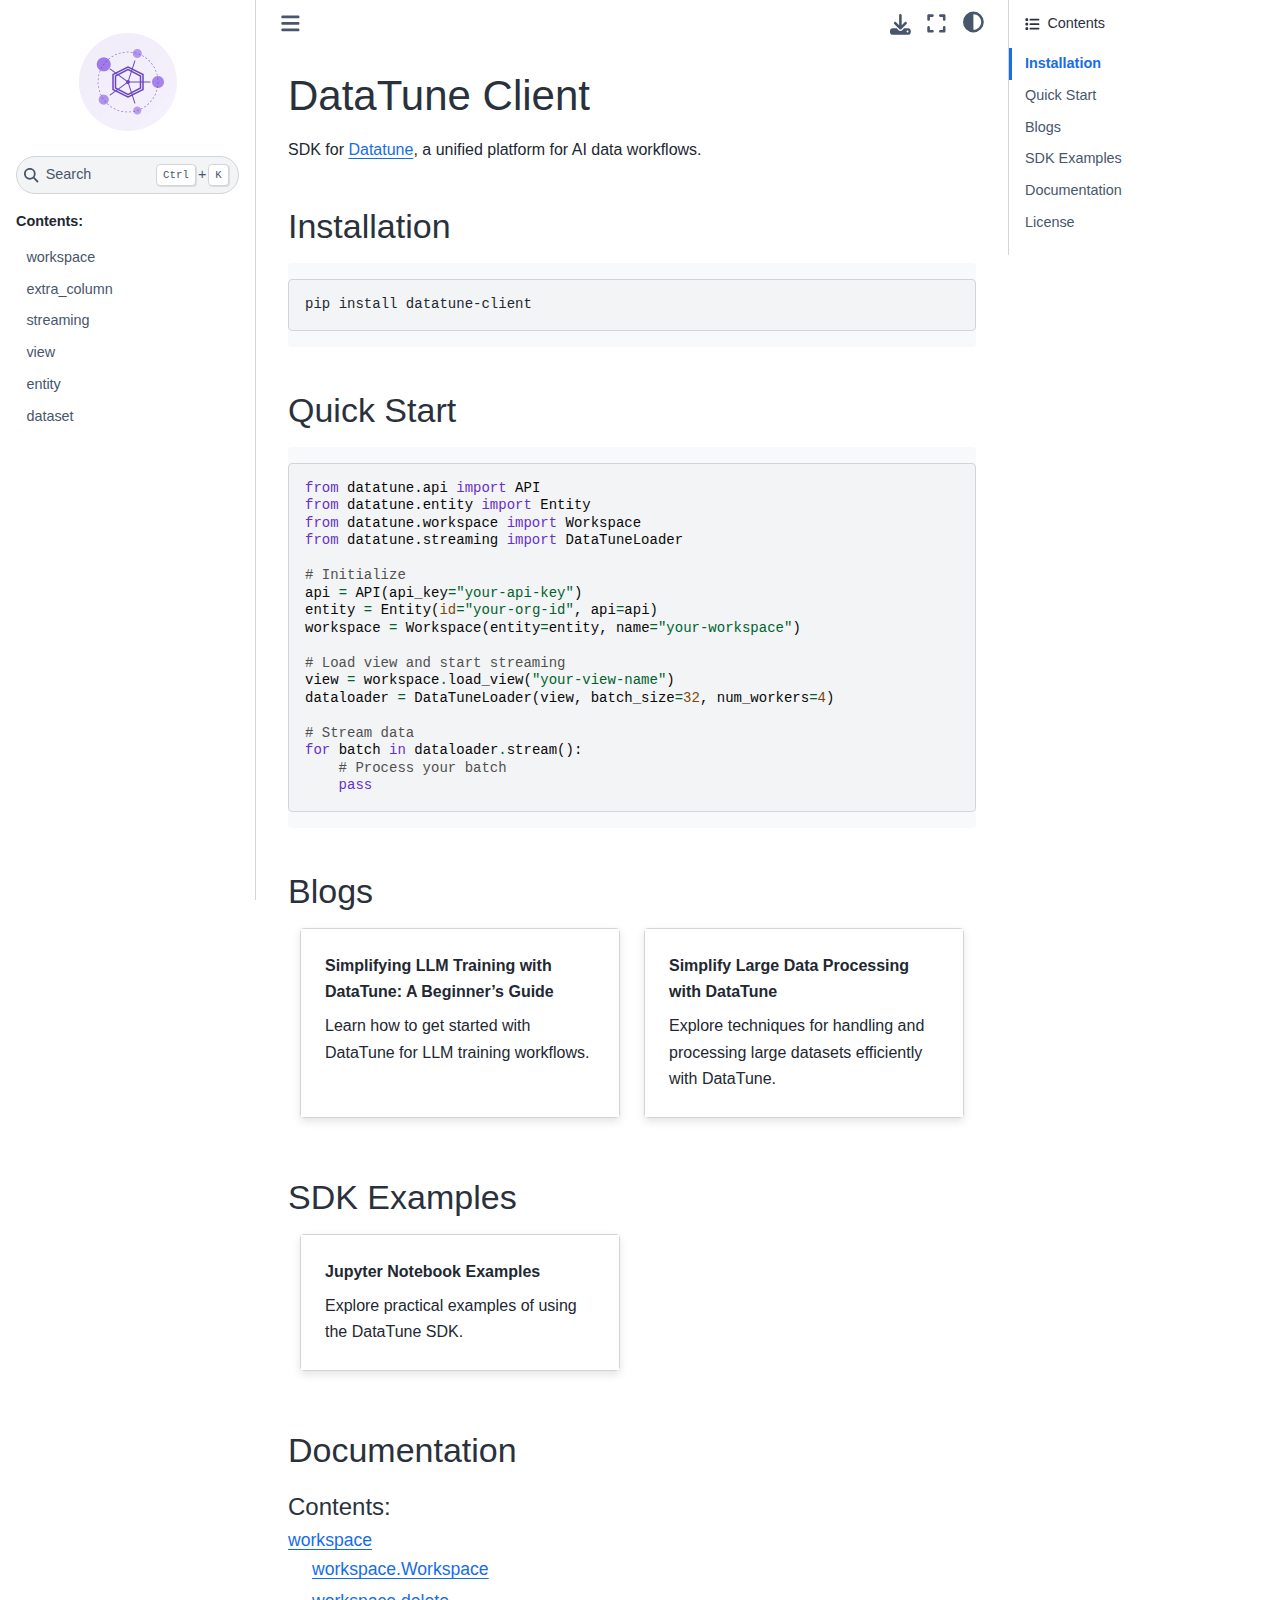
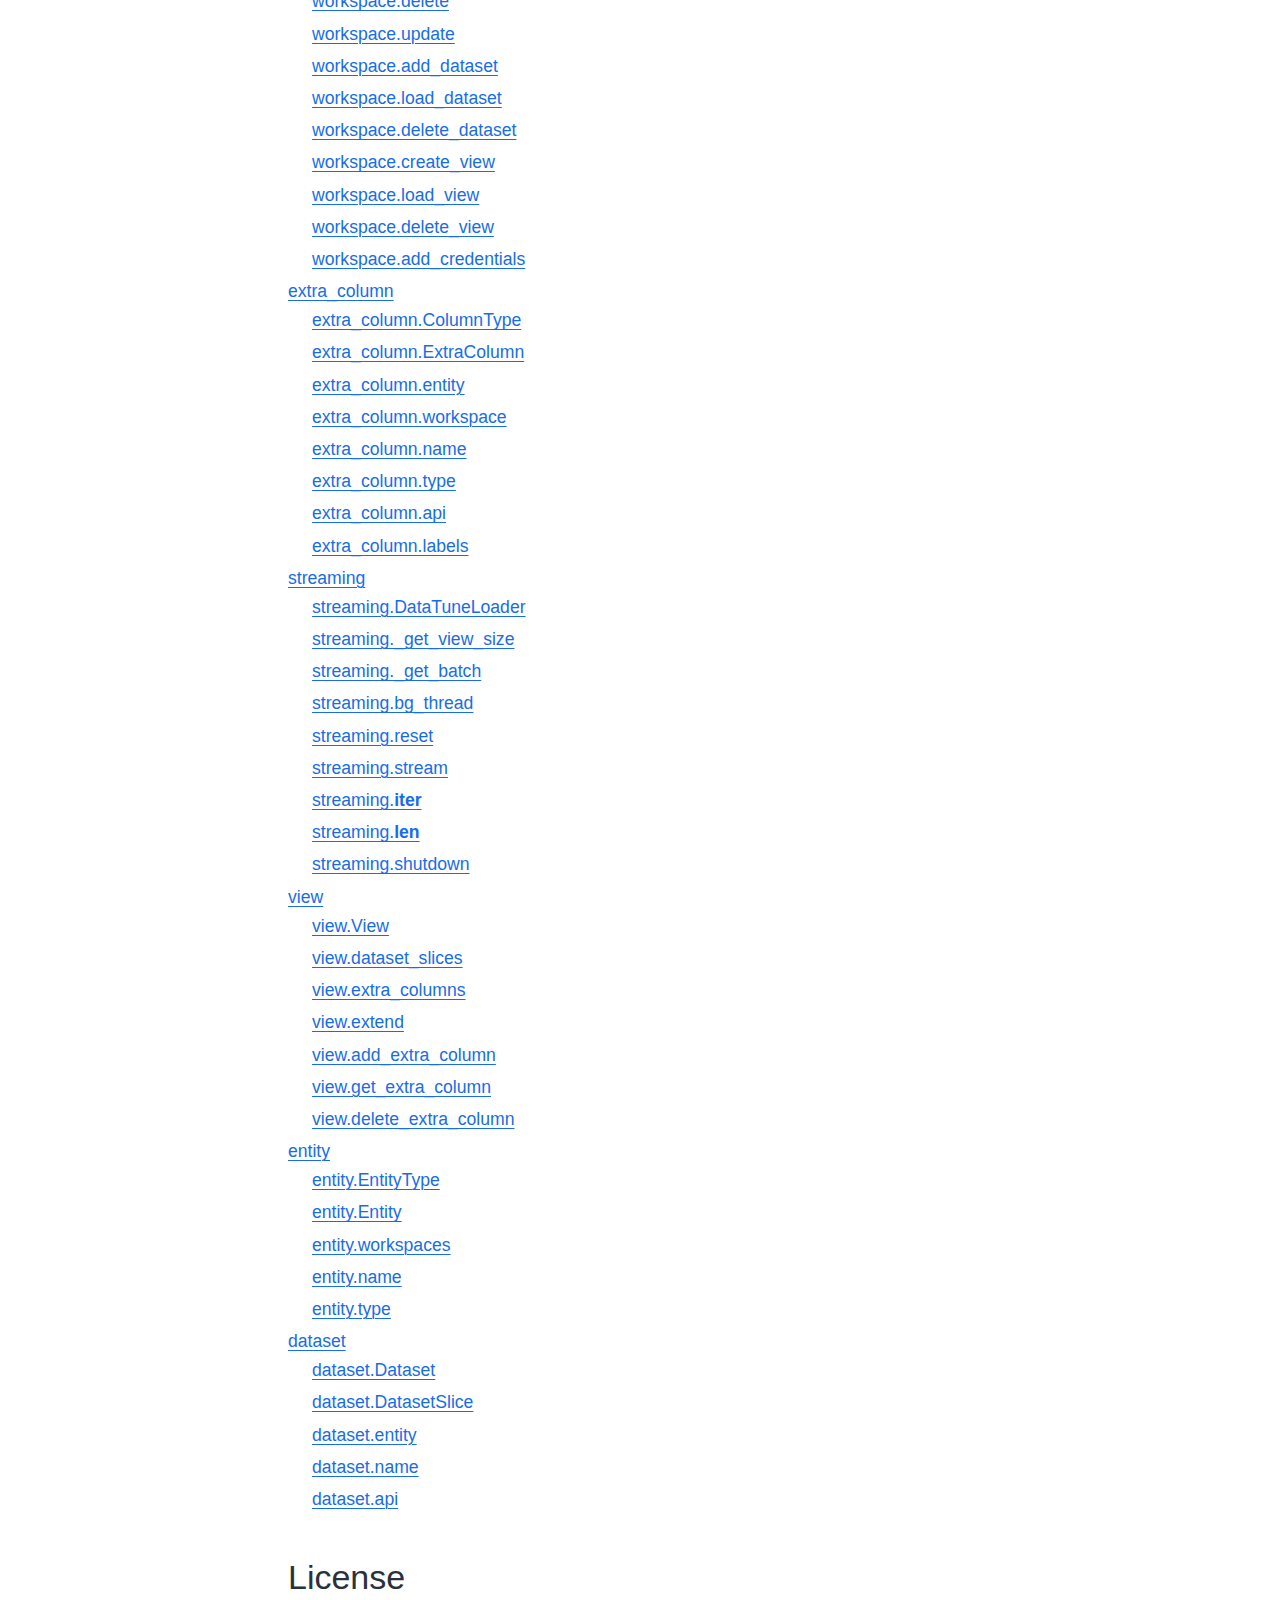
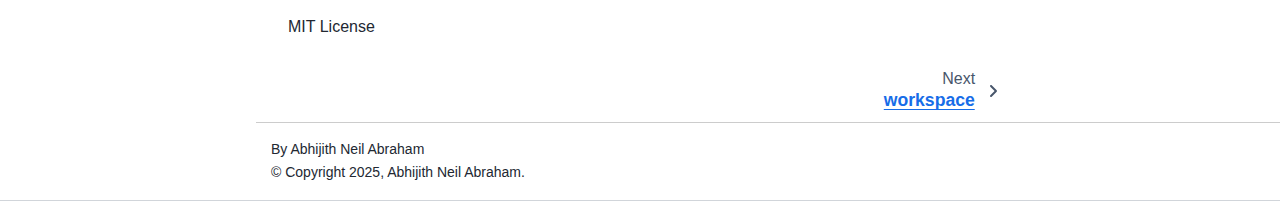
<file: index.html>
<!DOCTYPE html>


<html lang="en" data-content_root="./" >

  <head>
    <meta charset="utf-8" />
    <meta name="viewport" content="width=device-width, initial-scale=1.0" /><meta name="viewport" content="width=device-width, initial-scale=1" />

    <title>DataTune Client &#8212; Datatune 0.0.2 documentation</title>
  
  
  
  <script data-cfasync="false">
    document.documentElement.dataset.mode = localStorage.getItem("mode") || "";
    document.documentElement.dataset.theme = localStorage.getItem("theme") || "";
  </script>
  <!--
    this give us a css class that will be invisible only if js is disabled
  -->
  <noscript>
    <style>
      .pst-js-only { display: none !important; }

    </style>
  </noscript>
  
  <!-- Loaded before other Sphinx assets -->
  <link href="_static/styles/theme.css?digest=8878045cc6db502f8baf" rel="stylesheet" />
<link href="_static/styles/pydata-sphinx-theme.css?digest=8878045cc6db502f8baf" rel="stylesheet" />

    <link rel="stylesheet" type="text/css" href="_static/pygments.css?v=8f2a1f02" />
    <link rel="stylesheet" type="text/css" href="_static/styles/sphinx-book-theme.css?v=a3416100" />
    <link rel="stylesheet" type="text/css" href="_static/sphinx-design.min.css?v=95c83b7e" />
    <link rel="stylesheet" type="text/css" href="_static/css/custom.css?v=2e0da054" />
  
  <!-- So that users can add custom icons -->
  <script src="_static/scripts/fontawesome.js?digest=8878045cc6db502f8baf"></script>
  <!-- Pre-loaded scripts that we'll load fully later -->
  <link rel="preload" as="script" href="_static/scripts/bootstrap.js?digest=8878045cc6db502f8baf" />
<link rel="preload" as="script" href="_static/scripts/pydata-sphinx-theme.js?digest=8878045cc6db502f8baf" />

    <script src="_static/documentation_options.js?v=f131489c"></script>
    <script src="_static/doctools.js?v=9bcbadda"></script>
    <script src="_static/sphinx_highlight.js?v=dc90522c"></script>
    <script src="_static/scripts/sphinx-book-theme.js?v=887ef09a"></script>
    <script src="_static/design-tabs.js?v=f930bc37"></script>
    <script>DOCUMENTATION_OPTIONS.pagename = 'index';</script>
    <link rel="canonical" href="https://vitalops.github.io/datatune/index.html" />
    <link rel="index" title="Index" href="genindex.html" />
    <link rel="search" title="Search" href="search.html" />
    <link rel="next" title="workspace" href="workspace.html" />
  <meta name="viewport" content="width=device-width, initial-scale=1"/>
  <meta name="docsearch:language" content="en"/>
  <meta name="docsearch:version" content="" />
  </head>
  
  
  <body data-bs-spy="scroll" data-bs-target=".bd-toc-nav" data-offset="180" data-bs-root-margin="0px 0px -60%" data-default-mode="">

  
  
  <div id="pst-skip-link" class="skip-link d-print-none"><a href="#main-content">Skip to main content</a></div>
  
  <div id="pst-scroll-pixel-helper"></div>
  
  <button type="button" class="btn rounded-pill" id="pst-back-to-top">
    <i class="fa-solid fa-arrow-up"></i>Back to top</button>

  
  <dialog id="pst-search-dialog">
    
<form class="bd-search d-flex align-items-center"
      action="search.html"
      method="get">
  <i class="fa-solid fa-magnifying-glass"></i>
  <input type="search"
         class="form-control"
         name="q"
         placeholder="Search..."
         aria-label="Search..."
         autocomplete="off"
         autocorrect="off"
         autocapitalize="off"
         spellcheck="false"/>
  <span class="search-button__kbd-shortcut"><kbd class="kbd-shortcut__modifier">Ctrl</kbd>+<kbd>K</kbd></span>
</form>
  </dialog>

  <div class="pst-async-banner-revealer d-none">
  <aside id="bd-header-version-warning" class="d-none d-print-none" aria-label="Version warning"></aside>
</div>

  
    <header class="bd-header navbar navbar-expand-lg bd-navbar d-print-none">
    </header>
  

  <div class="bd-container">
    <div class="bd-container__inner bd-page-width">
      
      
      
        
      
      <dialog id="pst-primary-sidebar-modal"></dialog>
      <div id="pst-primary-sidebar" class="bd-sidebar-primary bd-sidebar">
        

  
  <div class="sidebar-header-items sidebar-primary__section">
    
    
    
    
  </div>
  
    <div class="sidebar-primary-items__start sidebar-primary__section">
        <div class="sidebar-primary-item">

  
    
  

<a class="navbar-brand logo" href="#">
  
  
  
  
  
    
    
      
    
    
    <img src="_static/datatune_logo.png" class="logo__image only-light" alt="Datatune 0.0.2 documentation - Home"/>
    <img src="_static/datatune_logo.png" class="logo__image only-dark pst-js-only" alt="Datatune 0.0.2 documentation - Home"/>
  
  
</a></div>
        <div class="sidebar-primary-item">

<button class="btn search-button-field search-button__button pst-js-only" title="Search" aria-label="Search" data-bs-placement="bottom" data-bs-toggle="tooltip">
 <i class="fa-solid fa-magnifying-glass"></i>
 <span class="search-button__default-text">Search</span>
 <span class="search-button__kbd-shortcut"><kbd class="kbd-shortcut__modifier">Ctrl</kbd>+<kbd class="kbd-shortcut__modifier">K</kbd></span>
</button></div>
        <div class="sidebar-primary-item"><nav class="bd-links bd-docs-nav" aria-label="Main">
    <div class="bd-toc-item navbar-nav active">
        <p aria-level="2" class="caption" role="heading"><span class="caption-text">Contents:</span></p>
<ul class="nav bd-sidenav">
<li class="toctree-l1"><a class="reference internal" href="workspace.html">workspace</a></li>
<li class="toctree-l1"><a class="reference internal" href="extra_column.html">extra_column</a></li>
<li class="toctree-l1"><a class="reference internal" href="streaming.html">streaming</a></li>
<li class="toctree-l1"><a class="reference internal" href="view.html">view</a></li>
<li class="toctree-l1"><a class="reference internal" href="entity.html">entity</a></li>
<li class="toctree-l1"><a class="reference internal" href="dataset.html">dataset</a></li>
</ul>

    </div>
</nav></div>
    </div>
  
  
  <div class="sidebar-primary-items__end sidebar-primary__section">
      <div class="sidebar-primary-item">
<div id="ethical-ad-placement"
      class="flat"
      data-ea-publisher="readthedocs"
      data-ea-type="readthedocs-sidebar"
      data-ea-manual="true">
</div></div>
  </div>


      </div>
      
      <main id="main-content" class="bd-main" role="main">
        
        

<div class="sbt-scroll-pixel-helper"></div>

          <div class="bd-content">
            <div class="bd-article-container">
              
              <div class="bd-header-article d-print-none">
<div class="header-article-items header-article__inner">
  
    <div class="header-article-items__start">
      
        <div class="header-article-item"><button class="sidebar-toggle primary-toggle btn btn-sm" title="Toggle primary sidebar" data-bs-placement="bottom" data-bs-toggle="tooltip">
  <span class="fa-solid fa-bars"></span>
</button></div>
      
    </div>
  
  
    <div class="header-article-items__end">
      
        <div class="header-article-item">

<div class="article-header-buttons">





<div class="dropdown dropdown-download-buttons">
  <button class="btn dropdown-toggle" type="button" data-bs-toggle="dropdown" aria-expanded="false" aria-label="Download this page">
    <i class="fas fa-download"></i>
  </button>
  <ul class="dropdown-menu">
      
      
      
      <li><a href="_sources/index.md" target="_blank"
   class="btn btn-sm btn-download-source-button dropdown-item"
   title="Download source file"
   data-bs-placement="left" data-bs-toggle="tooltip"
>
  

<span class="btn__icon-container">
  <i class="fas fa-file"></i>
  </span>
<span class="btn__text-container">.md</span>
</a>
</li>
      
      
      
      
      <li>
<button onclick="window.print()"
  class="btn btn-sm btn-download-pdf-button dropdown-item"
  title="Print to PDF"
  data-bs-placement="left" data-bs-toggle="tooltip"
>
  

<span class="btn__icon-container">
  <i class="fas fa-file-pdf"></i>
  </span>
<span class="btn__text-container">.pdf</span>
</button>
</li>
      
  </ul>
</div>




<button onclick="toggleFullScreen()"
  class="btn btn-sm btn-fullscreen-button"
  title="Fullscreen mode"
  data-bs-placement="bottom" data-bs-toggle="tooltip"
>
  

<span class="btn__icon-container">
  <i class="fas fa-expand"></i>
  </span>

</button>



<button class="btn btn-sm nav-link pst-navbar-icon theme-switch-button pst-js-only" aria-label="Color mode" data-bs-title="Color mode"  data-bs-placement="bottom" data-bs-toggle="tooltip">
  <i class="theme-switch fa-solid fa-sun                fa-lg" data-mode="light" title="Light"></i>
  <i class="theme-switch fa-solid fa-moon               fa-lg" data-mode="dark"  title="Dark"></i>
  <i class="theme-switch fa-solid fa-circle-half-stroke fa-lg" data-mode="auto"  title="System Settings"></i>
</button>


<button class="btn btn-sm pst-navbar-icon search-button search-button__button pst-js-only" title="Search" aria-label="Search" data-bs-placement="bottom" data-bs-toggle="tooltip">
    <i class="fa-solid fa-magnifying-glass fa-lg"></i>
</button>
<button class="sidebar-toggle secondary-toggle btn btn-sm" title="Toggle secondary sidebar" data-bs-placement="bottom" data-bs-toggle="tooltip">
    <span class="fa-solid fa-list"></span>
</button>
</div></div>
      
    </div>
  
</div>
</div>
              
              

<div id="jb-print-docs-body" class="onlyprint">
    <h1>DataTune Client</h1>
    <!-- Table of contents -->
    <div id="print-main-content">
        <div id="jb-print-toc">
            
            <div>
                <h2> Contents </h2>
            </div>
            <nav aria-label="Page">
                <ul class="visible nav section-nav flex-column">
<li class="toc-h2 nav-item toc-entry"><a class="reference internal nav-link" href="#installation">Installation</a></li>
<li class="toc-h2 nav-item toc-entry"><a class="reference internal nav-link" href="#quick-start">Quick Start</a></li>
<li class="toc-h2 nav-item toc-entry"><a class="reference internal nav-link" href="#blogs">Blogs</a></li>
<li class="toc-h2 nav-item toc-entry"><a class="reference internal nav-link" href="#sdk-examples">SDK Examples</a></li>
<li class="toc-h2 nav-item toc-entry"><a class="reference internal nav-link" href="#documentation">Documentation</a></li>
<li class="toc-h2 nav-item toc-entry"><a class="reference internal nav-link" href="#license">License</a></li>
</ul>
            </nav>
        </div>
    </div>
</div>

              
                
<div id="searchbox"></div>
                <article class="bd-article">
                  
  <section id="datatune-client">
<h1>DataTune Client<a class="headerlink" href="#datatune-client" title="Link to this heading">#</a></h1>
<p>SDK for <a class="reference external" href="https://datatune.ai">Datatune</a>, a unified platform for AI data workflows.</p>
<section id="installation">
<h2>Installation<a class="headerlink" href="#installation" title="Link to this heading">#</a></h2>
<div class="highlight-bash notranslate"><div class="highlight"><pre><span></span>pip<span class="w"> </span>install<span class="w"> </span>datatune-client
</pre></div>
</div>
</section>
<section id="quick-start">
<h2>Quick Start<a class="headerlink" href="#quick-start" title="Link to this heading">#</a></h2>
<div class="highlight-python notranslate"><div class="highlight"><pre><span></span><span class="kn">from</span><span class="w"> </span><span class="nn">datatune.api</span><span class="w"> </span><span class="kn">import</span> <span class="n">API</span>
<span class="kn">from</span><span class="w"> </span><span class="nn">datatune.entity</span><span class="w"> </span><span class="kn">import</span> <span class="n">Entity</span>
<span class="kn">from</span><span class="w"> </span><span class="nn">datatune.workspace</span><span class="w"> </span><span class="kn">import</span> <span class="n">Workspace</span>
<span class="kn">from</span><span class="w"> </span><span class="nn">datatune.streaming</span><span class="w"> </span><span class="kn">import</span> <span class="n">DataTuneLoader</span>

<span class="c1"># Initialize</span>
<span class="n">api</span> <span class="o">=</span> <span class="n">API</span><span class="p">(</span><span class="n">api_key</span><span class="o">=</span><span class="s2">&quot;your-api-key&quot;</span><span class="p">)</span>
<span class="n">entity</span> <span class="o">=</span> <span class="n">Entity</span><span class="p">(</span><span class="nb">id</span><span class="o">=</span><span class="s2">&quot;your-org-id&quot;</span><span class="p">,</span> <span class="n">api</span><span class="o">=</span><span class="n">api</span><span class="p">)</span>
<span class="n">workspace</span> <span class="o">=</span> <span class="n">Workspace</span><span class="p">(</span><span class="n">entity</span><span class="o">=</span><span class="n">entity</span><span class="p">,</span> <span class="n">name</span><span class="o">=</span><span class="s2">&quot;your-workspace&quot;</span><span class="p">)</span>

<span class="c1"># Load view and start streaming</span>
<span class="n">view</span> <span class="o">=</span> <span class="n">workspace</span><span class="o">.</span><span class="n">load_view</span><span class="p">(</span><span class="s2">&quot;your-view-name&quot;</span><span class="p">)</span>
<span class="n">dataloader</span> <span class="o">=</span> <span class="n">DataTuneLoader</span><span class="p">(</span><span class="n">view</span><span class="p">,</span> <span class="n">batch_size</span><span class="o">=</span><span class="mi">32</span><span class="p">,</span> <span class="n">num_workers</span><span class="o">=</span><span class="mi">4</span><span class="p">)</span>

<span class="c1"># Stream data</span>
<span class="k">for</span> <span class="n">batch</span> <span class="ow">in</span> <span class="n">dataloader</span><span class="o">.</span><span class="n">stream</span><span class="p">():</span>
    <span class="c1"># Process your batch</span>
    <span class="k">pass</span>
</pre></div>
</div>
</section>
<section id="blogs">
<h2>Blogs<a class="headerlink" href="#blogs" title="Link to this heading">#</a></h2>
<div class="sd-container-fluid sd-sphinx-override sd-mb-4 docutils">
<div class="sd-row sd-row-cols-2 sd-row-cols-xs-2 sd-row-cols-sm-2 sd-row-cols-md-2 sd-row-cols-lg-2 docutils">
<div class="sd-col sd-d-flex-row docutils">
<div class="sd-card sd-sphinx-override sd-w-100 sd-shadow-sm sd-card-hover docutils">
<div class="sd-card-body docutils">
<div class="sd-card-title sd-font-weight-bold docutils">
Simplifying LLM Training with DataTune: A Beginner’s Guide</div>
<p class="sd-card-text">Learn how to get started with DataTune for LLM training workflows.</p>
</div>
<a class="sd-stretched-link sd-hide-link-text reference external" href="https://medium.com/&#64;abhijithneilabraham/simplifying-llm-training-with-datatune-a-beginners-guide-4492c6ca5812"><span>https://medium.com/&#64;abhijithneilabraham/simplifying-llm-training-with-datatune-a-beginners-guide-4492c6ca5812</span></a></div>
</div>
<div class="sd-col sd-d-flex-row docutils">
<div class="sd-card sd-sphinx-override sd-w-100 sd-shadow-sm sd-card-hover docutils">
<div class="sd-card-body docutils">
<div class="sd-card-title sd-font-weight-bold docutils">
Simplify Large Data Processing with DataTune</div>
<p class="sd-card-text">Explore techniques for handling and processing large datasets efficiently with DataTune.</p>
</div>
<a class="sd-stretched-link sd-hide-link-text reference external" href="https://medium.com/&#64;abhijithneilabraham/simplify-large-data-processing-with-datatune-01ecfb736bcd"><span>https://medium.com/&#64;abhijithneilabraham/simplify-large-data-processing-with-datatune-01ecfb736bcd</span></a></div>
</div>
</div>
</div>
</section>
<section id="sdk-examples">
<h2>SDK Examples<a class="headerlink" href="#sdk-examples" title="Link to this heading">#</a></h2>
<div class="sd-container-fluid sd-sphinx-override sd-mb-4 docutils">
<div class="sd-row sd-row-cols-2 sd-row-cols-xs-2 sd-row-cols-sm-2 sd-row-cols-md-2 sd-row-cols-lg-2 docutils">
<div class="sd-col sd-d-flex-row docutils">
<div class="sd-card sd-sphinx-override sd-w-100 sd-shadow-sm sd-card-hover docutils">
<div class="sd-card-body docutils">
<div class="sd-card-title sd-font-weight-bold docutils">
Jupyter Notebook Examples</div>
<p class="sd-card-text">Explore practical examples of using the DataTune SDK.</p>
</div>
<a class="sd-stretched-link sd-hide-link-text reference external" href="https://github.com/vitalops/datatune/blob/main/examples/sdk_example.ipynb"><span>https://github.com/vitalops/datatune/blob/main/examples/sdk_example.ipynb</span></a></div>
</div>
</div>
</div>
</section>
<section id="documentation">
<h2>Documentation<a class="headerlink" href="#documentation" title="Link to this heading">#</a></h2>
<div class="toctree-wrapper compound">
<p aria-level="2" class="caption" role="heading"><span class="caption-text">Contents:</span></p>
<ul>
<li class="toctree-l1"><a class="reference internal" href="workspace.html">workspace</a><ul>
<li class="toctree-l2"><a class="reference internal" href="workspace.html#workspace-workspace">workspace.Workspace</a></li>
<li class="toctree-l2"><a class="reference internal" href="workspace.html#workspace-delete">workspace.delete</a></li>
<li class="toctree-l2"><a class="reference internal" href="workspace.html#workspace-update">workspace.update</a></li>
<li class="toctree-l2"><a class="reference internal" href="workspace.html#workspace-add-dataset">workspace.add_dataset</a></li>
<li class="toctree-l2"><a class="reference internal" href="workspace.html#workspace-load-dataset">workspace.load_dataset</a></li>
<li class="toctree-l2"><a class="reference internal" href="workspace.html#workspace-delete-dataset">workspace.delete_dataset</a></li>
<li class="toctree-l2"><a class="reference internal" href="workspace.html#workspace-create-view">workspace.create_view</a></li>
<li class="toctree-l2"><a class="reference internal" href="workspace.html#workspace-load-view">workspace.load_view</a></li>
<li class="toctree-l2"><a class="reference internal" href="workspace.html#workspace-delete-view">workspace.delete_view</a></li>
<li class="toctree-l2"><a class="reference internal" href="workspace.html#workspace-add-credentials">workspace.add_credentials</a></li>
</ul>
</li>
<li class="toctree-l1"><a class="reference internal" href="extra_column.html">extra_column</a><ul>
<li class="toctree-l2"><a class="reference internal" href="extra_column.html#extra-column-columntype">extra_column.ColumnType</a></li>
<li class="toctree-l2"><a class="reference internal" href="extra_column.html#extra-column-extracolumn">extra_column.ExtraColumn</a></li>
<li class="toctree-l2"><a class="reference internal" href="extra_column.html#extra-column-entity">extra_column.entity</a></li>
<li class="toctree-l2"><a class="reference internal" href="extra_column.html#extra-column-workspace">extra_column.workspace</a></li>
<li class="toctree-l2"><a class="reference internal" href="extra_column.html#extra-column-name">extra_column.name</a></li>
<li class="toctree-l2"><a class="reference internal" href="extra_column.html#extra-column-type">extra_column.type</a></li>
<li class="toctree-l2"><a class="reference internal" href="extra_column.html#extra-column-api">extra_column.api</a></li>
<li class="toctree-l2"><a class="reference internal" href="extra_column.html#extra-column-labels">extra_column.labels</a></li>
</ul>
</li>
<li class="toctree-l1"><a class="reference internal" href="streaming.html">streaming</a><ul>
<li class="toctree-l2"><a class="reference internal" href="streaming.html#streaming-datatuneloader">streaming.DataTuneLoader</a></li>
<li class="toctree-l2"><a class="reference internal" href="streaming.html#streaming-get-view-size">streaming._get_view_size</a></li>
<li class="toctree-l2"><a class="reference internal" href="streaming.html#streaming-get-batch">streaming._get_batch</a></li>
<li class="toctree-l2"><a class="reference internal" href="streaming.html#streaming-bg-thread">streaming.bg_thread</a></li>
<li class="toctree-l2"><a class="reference internal" href="streaming.html#streaming-reset">streaming.reset</a></li>
<li class="toctree-l2"><a class="reference internal" href="streaming.html#streaming-stream">streaming.stream</a></li>
<li class="toctree-l2"><a class="reference internal" href="streaming.html#streaming-iter">streaming.<strong>iter</strong></a></li>
<li class="toctree-l2"><a class="reference internal" href="streaming.html#streaming-len">streaming.<strong>len</strong></a></li>
<li class="toctree-l2"><a class="reference internal" href="streaming.html#streaming-shutdown">streaming.shutdown</a></li>
</ul>
</li>
<li class="toctree-l1"><a class="reference internal" href="view.html">view</a><ul>
<li class="toctree-l2"><a class="reference internal" href="view.html#view-view">view.View</a></li>
<li class="toctree-l2"><a class="reference internal" href="view.html#view-dataset-slices">view.dataset_slices</a></li>
<li class="toctree-l2"><a class="reference internal" href="view.html#view-extra-columns">view.extra_columns</a></li>
<li class="toctree-l2"><a class="reference internal" href="view.html#view-extend">view.extend</a></li>
<li class="toctree-l2"><a class="reference internal" href="view.html#view-add-extra-column">view.add_extra_column</a></li>
<li class="toctree-l2"><a class="reference internal" href="view.html#view-get-extra-column">view.get_extra_column</a></li>
<li class="toctree-l2"><a class="reference internal" href="view.html#view-delete-extra-column">view.delete_extra_column</a></li>
</ul>
</li>
<li class="toctree-l1"><a class="reference internal" href="entity.html">entity</a><ul>
<li class="toctree-l2"><a class="reference internal" href="entity.html#entity-entitytype">entity.EntityType</a></li>
<li class="toctree-l2"><a class="reference internal" href="entity.html#entity-entity">entity.Entity</a></li>
<li class="toctree-l2"><a class="reference internal" href="entity.html#entity-workspaces">entity.workspaces</a></li>
<li class="toctree-l2"><a class="reference internal" href="entity.html#entity-name">entity.name</a></li>
<li class="toctree-l2"><a class="reference internal" href="entity.html#entity-type">entity.type</a></li>
</ul>
</li>
<li class="toctree-l1"><a class="reference internal" href="dataset.html">dataset</a><ul>
<li class="toctree-l2"><a class="reference internal" href="dataset.html#dataset-dataset">dataset.Dataset</a></li>
<li class="toctree-l2"><a class="reference internal" href="dataset.html#dataset-datasetslice">dataset.DatasetSlice</a></li>
<li class="toctree-l2"><a class="reference internal" href="dataset.html#dataset-entity">dataset.entity</a></li>
<li class="toctree-l2"><a class="reference internal" href="dataset.html#dataset-name">dataset.name</a></li>
<li class="toctree-l2"><a class="reference internal" href="dataset.html#dataset-api">dataset.api</a></li>
</ul>
</li>
</ul>
</div>
</section>
<section id="license">
<h2>License<a class="headerlink" href="#license" title="Link to this heading">#</a></h2>
<p>MIT License</p>
</section>
</section>


                </article>
              

              
              
              
              
                <footer class="prev-next-footer d-print-none">
                  
<div class="prev-next-area">
    <a class="right-next"
       href="workspace.html"
       title="next page">
      <div class="prev-next-info">
        <p class="prev-next-subtitle">next</p>
        <p class="prev-next-title">workspace</p>
      </div>
      <i class="fa-solid fa-angle-right"></i>
    </a>
</div>
                </footer>
              
            </div>
            
            
              
                <dialog id="pst-secondary-sidebar-modal"></dialog>
                <div id="pst-secondary-sidebar" class="bd-sidebar-secondary bd-toc"><div class="sidebar-secondary-items sidebar-secondary__inner">


  <div class="sidebar-secondary-item">
  <div class="page-toc tocsection onthispage">
    <i class="fa-solid fa-list"></i> Contents
  </div>
  <nav class="bd-toc-nav page-toc">
    <ul class="visible nav section-nav flex-column">
<li class="toc-h2 nav-item toc-entry"><a class="reference internal nav-link" href="#installation">Installation</a></li>
<li class="toc-h2 nav-item toc-entry"><a class="reference internal nav-link" href="#quick-start">Quick Start</a></li>
<li class="toc-h2 nav-item toc-entry"><a class="reference internal nav-link" href="#blogs">Blogs</a></li>
<li class="toc-h2 nav-item toc-entry"><a class="reference internal nav-link" href="#sdk-examples">SDK Examples</a></li>
<li class="toc-h2 nav-item toc-entry"><a class="reference internal nav-link" href="#documentation">Documentation</a></li>
<li class="toc-h2 nav-item toc-entry"><a class="reference internal nav-link" href="#license">License</a></li>
</ul>
  </nav></div>

</div></div>
              
            
          </div>
          <footer class="bd-footer-content">
            
<div class="bd-footer-content__inner container">
  
  <div class="footer-item">
    
<p class="component-author">
By Abhijith Neil Abraham
</p>

  </div>
  
  <div class="footer-item">
    

  <p class="copyright">
    
      © Copyright 2025, Abhijith Neil Abraham.
      <br/>
    
  </p>

  </div>
  
  <div class="footer-item">
    
  </div>
  
  <div class="footer-item">
    
  </div>
  
</div>
          </footer>
        

      </main>
    </div>
  </div>
  
  <!-- Scripts loaded after <body> so the DOM is not blocked -->
  <script defer src="_static/scripts/bootstrap.js?digest=8878045cc6db502f8baf"></script>
<script defer src="_static/scripts/pydata-sphinx-theme.js?digest=8878045cc6db502f8baf"></script>

  <footer class="bd-footer">
  </footer>
  </body>
</html>
</file>
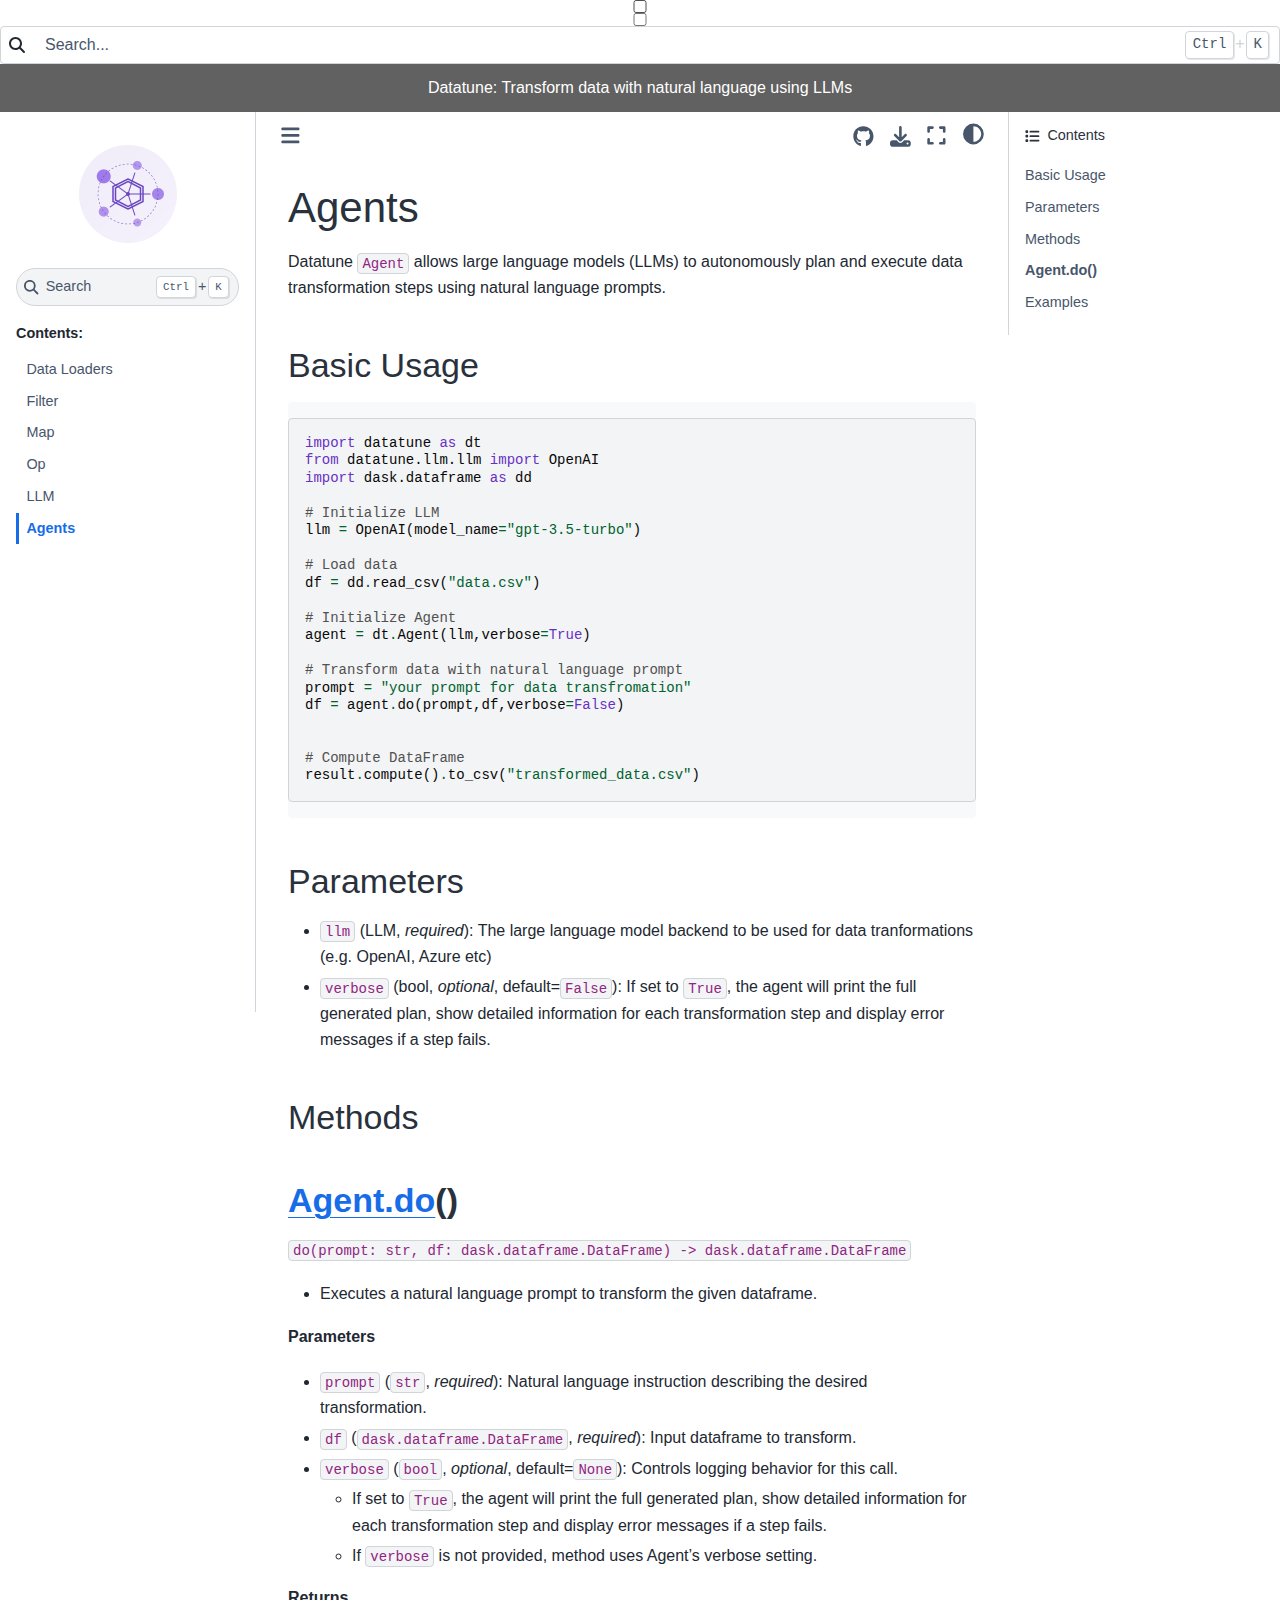
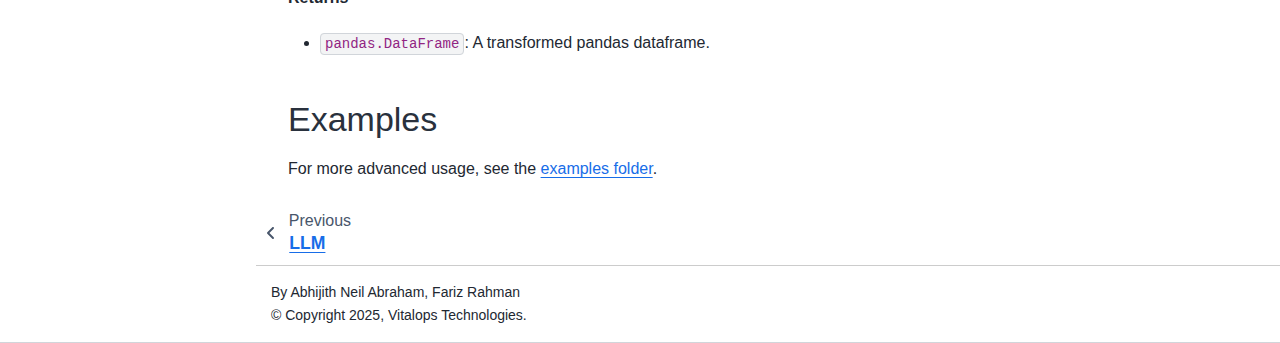
<file: Agent.html>
<!DOCTYPE html>


<html lang="en" data-content_root="./" >

  <head>
    <meta charset="utf-8" />
    <meta name="viewport" content="width=device-width, initial-scale=1.0" /><meta name="viewport" content="width=device-width, initial-scale=1" />

    <title>Agents &#8212; Datatune</title>
  
  
  
  <script data-cfasync="false">
    document.documentElement.dataset.mode = localStorage.getItem("mode") || "";
    document.documentElement.dataset.theme = localStorage.getItem("theme") || "";
  </script>
  
  <!-- Loaded before other Sphinx assets -->
  <link href="_static/styles/theme.css?digest=dfe6caa3a7d634c4db9b" rel="stylesheet" />
<link href="_static/styles/bootstrap.css?digest=dfe6caa3a7d634c4db9b" rel="stylesheet" />
<link href="_static/styles/pydata-sphinx-theme.css?digest=dfe6caa3a7d634c4db9b" rel="stylesheet" />

  
  <link href="_static/vendor/fontawesome/6.5.2/css/all.min.css?digest=dfe6caa3a7d634c4db9b" rel="stylesheet" />
  <link rel="preload" as="font" type="font/woff2" crossorigin href="_static/vendor/fontawesome/6.5.2/webfonts/fa-solid-900.woff2" />
<link rel="preload" as="font" type="font/woff2" crossorigin href="_static/vendor/fontawesome/6.5.2/webfonts/fa-brands-400.woff2" />
<link rel="preload" as="font" type="font/woff2" crossorigin href="_static/vendor/fontawesome/6.5.2/webfonts/fa-regular-400.woff2" />

    <link rel="stylesheet" type="text/css" href="_static/pygments.css?v=8f2a1f02" />
    <link rel="stylesheet" type="text/css" href="_static/styles/sphinx-book-theme.css?v=eba8b062" />
    <link rel="stylesheet" type="text/css" href="_static/sphinx-design.min.css?v=95c83b7e" />
    <link rel="stylesheet" type="text/css" href="_static/css/custom.css?v=2e0da054" />
  
  <!-- Pre-loaded scripts that we'll load fully later -->
  <link rel="preload" as="script" href="_static/scripts/bootstrap.js?digest=dfe6caa3a7d634c4db9b" />
<link rel="preload" as="script" href="_static/scripts/pydata-sphinx-theme.js?digest=dfe6caa3a7d634c4db9b" />
  <script src="_static/vendor/fontawesome/6.5.2/js/all.min.js?digest=dfe6caa3a7d634c4db9b"></script>

    <script src="_static/documentation_options.js?v=f131489c"></script>
    <script src="_static/doctools.js?v=9bcbadda"></script>
    <script src="_static/sphinx_highlight.js?v=dc90522c"></script>
    <script src="_static/scripts/sphinx-book-theme.js?v=887ef09a"></script>
    <script src="_static/design-tabs.js?v=f930bc37"></script>
    <script>DOCUMENTATION_OPTIONS.pagename = 'Agent';</script>
    <link rel="canonical" href="https://vitalops.github.io/datatune/Agent.html" />
    <link rel="icon" href="_static/datatune_logo.png"/>
    <link rel="index" title="Index" href="genindex.html" />
    <link rel="search" title="Search" href="search.html" />
    <link rel="prev" title="LLM" href="LLM.html" />
  <meta name="viewport" content="width=device-width, initial-scale=1"/>
  <meta name="docsearch:language" content="en"/>
  </head>
  
  
  <body data-bs-spy="scroll" data-bs-target=".bd-toc-nav" data-offset="180" data-bs-root-margin="0px 0px -60%" data-default-mode="">

  
  
  <div id="pst-skip-link" class="skip-link d-print-none"><a href="#main-content">Skip to main content</a></div>
  
  <div id="pst-scroll-pixel-helper"></div>
  
  <button type="button" class="btn rounded-pill" id="pst-back-to-top">
    <i class="fa-solid fa-arrow-up"></i>Back to top</button>

  
  <input type="checkbox"
          class="sidebar-toggle"
          id="pst-primary-sidebar-checkbox"/>
  <label class="overlay overlay-primary" for="pst-primary-sidebar-checkbox"></label>
  
  <input type="checkbox"
          class="sidebar-toggle"
          id="pst-secondary-sidebar-checkbox"/>
  <label class="overlay overlay-secondary" for="pst-secondary-sidebar-checkbox"></label>
  
  <div class="search-button__wrapper">
    <div class="search-button__overlay"></div>
    <div class="search-button__search-container">
<form class="bd-search d-flex align-items-center"
      action="search.html"
      method="get">
  <i class="fa-solid fa-magnifying-glass"></i>
  <input type="search"
         class="form-control"
         name="q"
         id="search-input"
         placeholder="Search..."
         aria-label="Search..."
         autocomplete="off"
         autocorrect="off"
         autocapitalize="off"
         spellcheck="false"/>
  <span class="search-button__kbd-shortcut"><kbd class="kbd-shortcut__modifier">Ctrl</kbd>+<kbd>K</kbd></span>
</form></div>
  </div>

  <div class="pst-async-banner-revealer d-none">
  <aside id="bd-header-version-warning" class="d-none d-print-none" aria-label="Version warning"></aside>
</div>
<aside class="bd-header-announcement" aria-label="Announcement">
  <div class="bd-header-announcement__content">Datatune: Transform data with natural language using LLMs</div>
</aside>

  
    <header class="bd-header navbar navbar-expand-lg bd-navbar d-print-none">
    </header>
  

  <div class="bd-container">
    <div class="bd-container__inner bd-page-width">
      
      
      
      <div class="bd-sidebar-primary bd-sidebar">
        

  
  <div class="sidebar-header-items sidebar-primary__section">
    
    
    
    
  </div>
  
    <div class="sidebar-primary-items__start sidebar-primary__section">
        <div class="sidebar-primary-item">

  
    
  

<a class="navbar-brand logo" href="index.html">
  
  
  
  
  
    
    
      
    
    
    <img src="_static/datatune_logo.png" class="logo__image only-light" alt="Datatune - Home"/>
    <script>document.write(`<img src="_static/datatune_logo.png" class="logo__image only-dark" alt="Datatune - Home"/>`);</script>
  
  
</a></div>
        <div class="sidebar-primary-item">

 <script>
 document.write(`
   <button class="btn search-button-field search-button__button" title="Search" aria-label="Search" data-bs-placement="bottom" data-bs-toggle="tooltip">
    <i class="fa-solid fa-magnifying-glass"></i>
    <span class="search-button__default-text">Search</span>
    <span class="search-button__kbd-shortcut"><kbd class="kbd-shortcut__modifier">Ctrl</kbd>+<kbd class="kbd-shortcut__modifier">K</kbd></span>
   </button>
 `);
 </script></div>
        <div class="sidebar-primary-item"><nav class="bd-links bd-docs-nav" aria-label="Main">
    <div class="bd-toc-item navbar-nav active">
        <p aria-level="2" class="caption" role="heading"><span class="caption-text">Contents:</span></p>
<ul class="current nav bd-sidenav">
<li class="toctree-l1"><a class="reference internal" href="DataLoaders.html">Data Loaders</a></li>
<li class="toctree-l1"><a class="reference internal" href="Filter.html">Filter</a></li>
<li class="toctree-l1"><a class="reference internal" href="Map.html">Map</a></li>
<li class="toctree-l1"><a class="reference internal" href="Op.html">Op</a></li>
<li class="toctree-l1"><a class="reference internal" href="LLM.html">LLM</a></li>
<li class="toctree-l1 current active"><a class="current reference internal" href="#">Agents</a></li>
</ul>

    </div>
</nav></div>
    </div>
  
  
  <div class="sidebar-primary-items__end sidebar-primary__section">
  </div>
  
  <div id="rtd-footer-container"></div>


      </div>
      
      <main id="main-content" class="bd-main" role="main">
        
        

<div class="sbt-scroll-pixel-helper"></div>

          <div class="bd-content">
            <div class="bd-article-container">
              
              <div class="bd-header-article d-print-none">
<div class="header-article-items header-article__inner">
  
    <div class="header-article-items__start">
      
        <div class="header-article-item"><button class="sidebar-toggle primary-toggle btn btn-sm" title="Toggle primary sidebar" data-bs-placement="bottom" data-bs-toggle="tooltip">
  <span class="fa-solid fa-bars"></span>
</button></div>
      
    </div>
  
  
    <div class="header-article-items__end">
      
        <div class="header-article-item">

<div class="article-header-buttons">





<div class="dropdown dropdown-source-buttons">
  <button class="btn dropdown-toggle" type="button" data-bs-toggle="dropdown" aria-expanded="false" aria-label="Source repositories">
    <i class="fab fa-github"></i>
  </button>
  <ul class="dropdown-menu">
      
      
      
      <li><a href="https://github.com/vitalops/datatune" target="_blank"
   class="btn btn-sm btn-source-repository-button dropdown-item"
   title="Source repository"
   data-bs-placement="left" data-bs-toggle="tooltip"
>
  

<span class="btn__icon-container">
  <i class="fab fa-github"></i>
  </span>
<span class="btn__text-container">Repository</span>
</a>
</li>
      
      
      
      
      <li><a href="https://github.com/vitalops/datatune/issues/new?title=Issue%20on%20page%20%2FAgent.html&body=Your%20issue%20content%20here." target="_blank"
   class="btn btn-sm btn-source-issues-button dropdown-item"
   title="Open an issue"
   data-bs-placement="left" data-bs-toggle="tooltip"
>
  

<span class="btn__icon-container">
  <i class="fas fa-lightbulb"></i>
  </span>
<span class="btn__text-container">Open issue</span>
</a>
</li>
      
  </ul>
</div>






<div class="dropdown dropdown-download-buttons">
  <button class="btn dropdown-toggle" type="button" data-bs-toggle="dropdown" aria-expanded="false" aria-label="Download this page">
    <i class="fas fa-download"></i>
  </button>
  <ul class="dropdown-menu">
      
      
      
      <li><a href="_sources/Agent.md" target="_blank"
   class="btn btn-sm btn-download-source-button dropdown-item"
   title="Download source file"
   data-bs-placement="left" data-bs-toggle="tooltip"
>
  

<span class="btn__icon-container">
  <i class="fas fa-file"></i>
  </span>
<span class="btn__text-container">.md</span>
</a>
</li>
      
      
      
      
      <li>
<button onclick="window.print()"
  class="btn btn-sm btn-download-pdf-button dropdown-item"
  title="Print to PDF"
  data-bs-placement="left" data-bs-toggle="tooltip"
>
  

<span class="btn__icon-container">
  <i class="fas fa-file-pdf"></i>
  </span>
<span class="btn__text-container">.pdf</span>
</button>
</li>
      
  </ul>
</div>




<button onclick="toggleFullScreen()"
  class="btn btn-sm btn-fullscreen-button"
  title="Fullscreen mode"
  data-bs-placement="bottom" data-bs-toggle="tooltip"
>
  

<span class="btn__icon-container">
  <i class="fas fa-expand"></i>
  </span>

</button>



<script>
document.write(`
  <button class="btn btn-sm nav-link pst-navbar-icon theme-switch-button" title="light/dark" aria-label="light/dark" data-bs-placement="bottom" data-bs-toggle="tooltip">
    <i class="theme-switch fa-solid fa-sun fa-lg" data-mode="light"></i>
    <i class="theme-switch fa-solid fa-moon fa-lg" data-mode="dark"></i>
    <i class="theme-switch fa-solid fa-circle-half-stroke fa-lg" data-mode="auto"></i>
  </button>
`);
</script>


<script>
document.write(`
  <button class="btn btn-sm pst-navbar-icon search-button search-button__button" title="Search" aria-label="Search" data-bs-placement="bottom" data-bs-toggle="tooltip">
    <i class="fa-solid fa-magnifying-glass fa-lg"></i>
  </button>
`);
</script>
<button class="sidebar-toggle secondary-toggle btn btn-sm" title="Toggle secondary sidebar" data-bs-placement="bottom" data-bs-toggle="tooltip">
    <span class="fa-solid fa-list"></span>
</button>
</div></div>
      
    </div>
  
</div>
</div>
              
              

<div id="jb-print-docs-body" class="onlyprint">
    <h1>Agents</h1>
    <!-- Table of contents -->
    <div id="print-main-content">
        <div id="jb-print-toc">
            
            <div>
                <h2> Contents </h2>
            </div>
            <nav aria-label="Page">
                <ul class="visible nav section-nav flex-column">
<li class="toc-h2 nav-item toc-entry"><a class="reference internal nav-link" href="#basic-usage">Basic Usage</a></li>
<li class="toc-h2 nav-item toc-entry"><a class="reference internal nav-link" href="#parameters">Parameters</a></li>
<li class="toc-h2 nav-item toc-entry"><a class="reference internal nav-link" href="#methods">Methods</a></li>
<li class="toc-h2 nav-item toc-entry"><a class="reference internal nav-link" href="#agent-do"><strong>Agent.do()</strong></a></li>
<li class="toc-h2 nav-item toc-entry"><a class="reference internal nav-link" href="#examples">Examples</a></li>
</ul>
            </nav>
        </div>
    </div>
</div>

              
                
<div id="searchbox"></div>
                <article class="bd-article">
                  
  <section class="tex2jax_ignore mathjax_ignore" id="agents">
<h1>Agents<a class="headerlink" href="#agents" title="Link to this heading">#</a></h1>
<p>Datatune <code class="docutils literal notranslate"><span class="pre">Agent</span></code> allows large language models (LLMs) to autonomously plan and execute data transformation steps using natural language prompts.</p>
<section id="basic-usage">
<h2>Basic Usage<a class="headerlink" href="#basic-usage" title="Link to this heading">#</a></h2>
<div class="highlight-python notranslate"><div class="highlight"><pre><span></span><span class="kn">import</span><span class="w"> </span><span class="nn">datatune</span><span class="w"> </span><span class="k">as</span><span class="w"> </span><span class="nn">dt</span>
<span class="kn">from</span><span class="w"> </span><span class="nn">datatune.llm.llm</span><span class="w"> </span><span class="kn">import</span> <span class="n">OpenAI</span>
<span class="kn">import</span><span class="w"> </span><span class="nn">dask.dataframe</span><span class="w"> </span><span class="k">as</span><span class="w"> </span><span class="nn">dd</span>

<span class="c1"># Initialize LLM</span>
<span class="n">llm</span> <span class="o">=</span> <span class="n">OpenAI</span><span class="p">(</span><span class="n">model_name</span><span class="o">=</span><span class="s2">&quot;gpt-3.5-turbo&quot;</span><span class="p">)</span>

<span class="c1"># Load data</span>
<span class="n">df</span> <span class="o">=</span> <span class="n">dd</span><span class="o">.</span><span class="n">read_csv</span><span class="p">(</span><span class="s2">&quot;data.csv&quot;</span><span class="p">)</span>

<span class="c1"># Initialize Agent</span>
<span class="n">agent</span> <span class="o">=</span> <span class="n">dt</span><span class="o">.</span><span class="n">Agent</span><span class="p">(</span><span class="n">llm</span><span class="p">,</span><span class="n">verbose</span><span class="o">=</span><span class="kc">True</span><span class="p">)</span>

<span class="c1"># Transform data with natural language prompt</span>
<span class="n">prompt</span> <span class="o">=</span> <span class="s2">&quot;your prompt for data transfromation&quot;</span>
<span class="n">df</span> <span class="o">=</span> <span class="n">agent</span><span class="o">.</span><span class="n">do</span><span class="p">(</span><span class="n">prompt</span><span class="p">,</span><span class="n">df</span><span class="p">,</span><span class="n">verbose</span><span class="o">=</span><span class="kc">False</span><span class="p">)</span>
 

<span class="c1"># Compute DataFrame</span>
<span class="n">result</span><span class="o">.</span><span class="n">compute</span><span class="p">()</span><span class="o">.</span><span class="n">to_csv</span><span class="p">(</span><span class="s2">&quot;transformed_data.csv&quot;</span><span class="p">)</span>
</pre></div>
</div>
</section>
<section id="parameters">
<h2>Parameters<a class="headerlink" href="#parameters" title="Link to this heading">#</a></h2>
<ul class="simple">
<li><p><code class="docutils literal notranslate"><span class="pre">llm</span></code> (LLM, <em>required</em>): The large language model backend to be used for data tranformations (e.g. OpenAI, Azure etc)</p></li>
<li><p><code class="docutils literal notranslate"><span class="pre">verbose</span></code> (bool, <em>optional</em>, default=<code class="docutils literal notranslate"><span class="pre">False</span></code>): If set to <code class="docutils literal notranslate"><span class="pre">True</span></code>, the agent will print the full generated plan, show detailed information for each transformation step and display error messages if a step fails.</p></li>
</ul>
</section>
<section id="methods">
<h2>Methods<a class="headerlink" href="#methods" title="Link to this heading">#</a></h2>
</section>
<section id="agent-do">
<h2><strong><a class="reference external" href="http://Agent.do">Agent.do</a>()</strong><a class="headerlink" href="#agent-do" title="Link to this heading">#</a></h2>
<p><code class="docutils literal notranslate"><span class="pre">do(prompt:</span> <span class="pre">str,</span> <span class="pre">df:</span> <span class="pre">dask.dataframe.DataFrame)</span> <span class="pre">-&gt;</span> <span class="pre">dask.dataframe.DataFrame</span></code></p>
<ul class="simple">
<li><p>Executes a natural language prompt to transform the given dataframe.</p></li>
</ul>
<p><strong>Parameters</strong></p>
<ul class="simple">
<li><p><code class="docutils literal notranslate"><span class="pre">prompt</span></code> (<code class="docutils literal notranslate"><span class="pre">str</span></code>, <em>required</em>): Natural language instruction describing the desired transformation.</p></li>
<li><p><code class="docutils literal notranslate"><span class="pre">df</span></code> (<code class="docutils literal notranslate"><span class="pre">dask.dataframe.DataFrame</span></code>, <em>required</em>): Input dataframe to transform.</p></li>
<li><p><code class="docutils literal notranslate"><span class="pre">verbose</span></code> (<code class="docutils literal notranslate"><span class="pre">bool</span></code>, <em>optional</em>, default=<code class="docutils literal notranslate"><span class="pre">None</span></code>): Controls logging behavior for this call.</p>
<ul>
<li><p>If set to <code class="docutils literal notranslate"><span class="pre">True</span></code>, the agent will print the full generated plan, show detailed information for each transformation step and display error messages if a step fails.</p></li>
<li><p>If <code class="docutils literal notranslate"><span class="pre">verbose</span></code> is not provided, method uses Agent’s verbose setting.</p></li>
</ul>
</li>
</ul>
<p><strong>Returns</strong></p>
<ul class="simple">
<li><p><code class="docutils literal notranslate"><span class="pre">pandas.DataFrame</span></code>: A transformed pandas dataframe.</p></li>
</ul>
</section>
<section id="examples">
<h2>Examples<a class="headerlink" href="#examples" title="Link to this heading">#</a></h2>
<p>For more advanced usage, see the
<a class="reference external" href="https://github.com/vitalops/datatune/tree/main/examples">examples folder</a>.</p>
</section>
</section>


                </article>
              

              
              
              
              
                <footer class="prev-next-footer d-print-none">
                  
<div class="prev-next-area">
    <a class="left-prev"
       href="LLM.html"
       title="previous page">
      <i class="fa-solid fa-angle-left"></i>
      <div class="prev-next-info">
        <p class="prev-next-subtitle">previous</p>
        <p class="prev-next-title">LLM</p>
      </div>
    </a>
</div>
                </footer>
              
            </div>
            
            
              
                <div class="bd-sidebar-secondary bd-toc"><div class="sidebar-secondary-items sidebar-secondary__inner">


  <div class="sidebar-secondary-item">
  <div class="page-toc tocsection onthispage">
    <i class="fa-solid fa-list"></i> Contents
  </div>
  <nav class="bd-toc-nav page-toc">
    <ul class="visible nav section-nav flex-column">
<li class="toc-h2 nav-item toc-entry"><a class="reference internal nav-link" href="#basic-usage">Basic Usage</a></li>
<li class="toc-h2 nav-item toc-entry"><a class="reference internal nav-link" href="#parameters">Parameters</a></li>
<li class="toc-h2 nav-item toc-entry"><a class="reference internal nav-link" href="#methods">Methods</a></li>
<li class="toc-h2 nav-item toc-entry"><a class="reference internal nav-link" href="#agent-do"><strong>Agent.do()</strong></a></li>
<li class="toc-h2 nav-item toc-entry"><a class="reference internal nav-link" href="#examples">Examples</a></li>
</ul>
  </nav></div>

</div></div>
              
            
          </div>
          <footer class="bd-footer-content">
            
<div class="bd-footer-content__inner container">
  
  <div class="footer-item">
    
<p class="component-author">
By Abhijith Neil Abraham, Fariz Rahman
</p>

  </div>
  
  <div class="footer-item">
    

  <p class="copyright">
    
      © Copyright 2025, Vitalops Technologies.
      <br/>
    
  </p>

  </div>
  
  <div class="footer-item">
    
  </div>
  
  <div class="footer-item">
    
  </div>
  
</div>
          </footer>
        

      </main>
    </div>
  </div>
  
  <!-- Scripts loaded after <body> so the DOM is not blocked -->
  <script src="_static/scripts/bootstrap.js?digest=dfe6caa3a7d634c4db9b"></script>
<script src="_static/scripts/pydata-sphinx-theme.js?digest=dfe6caa3a7d634c4db9b"></script>

  <footer class="bd-footer">
  </footer>
  </body>
</html>
</file>
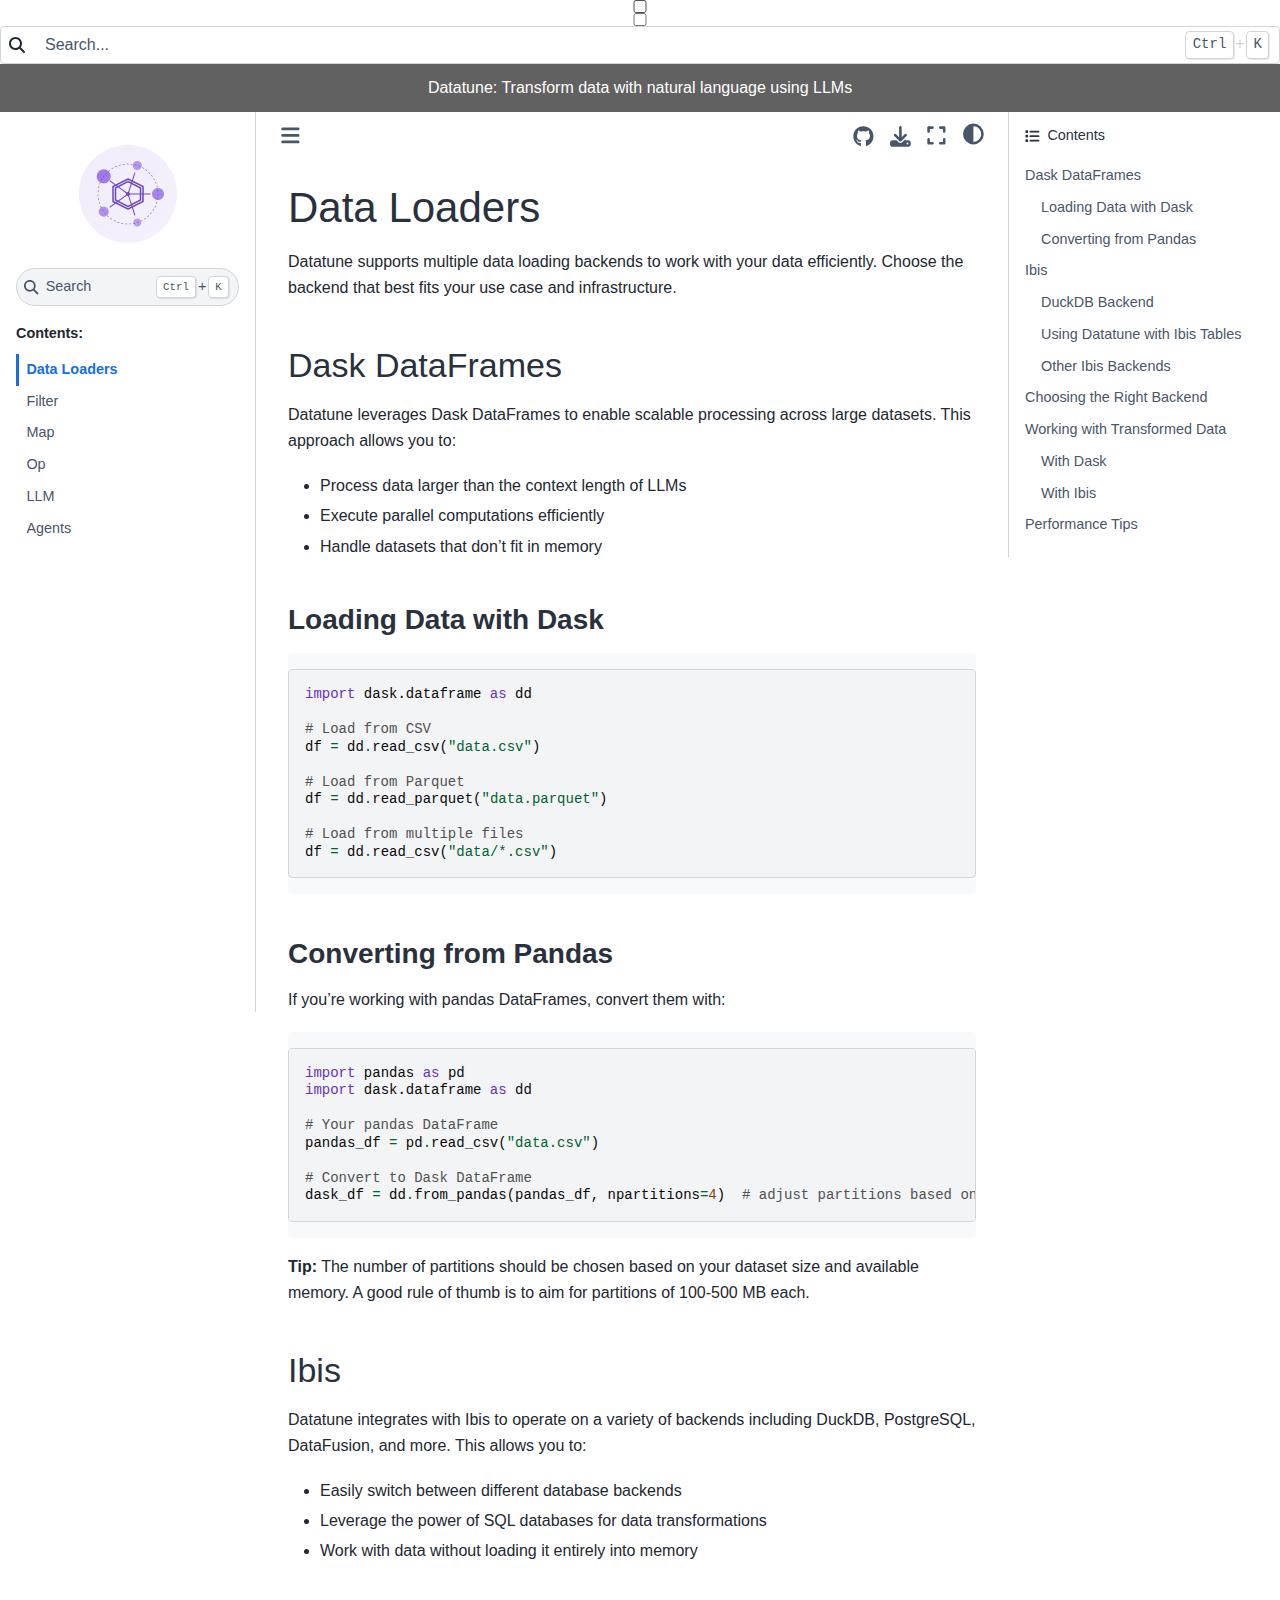
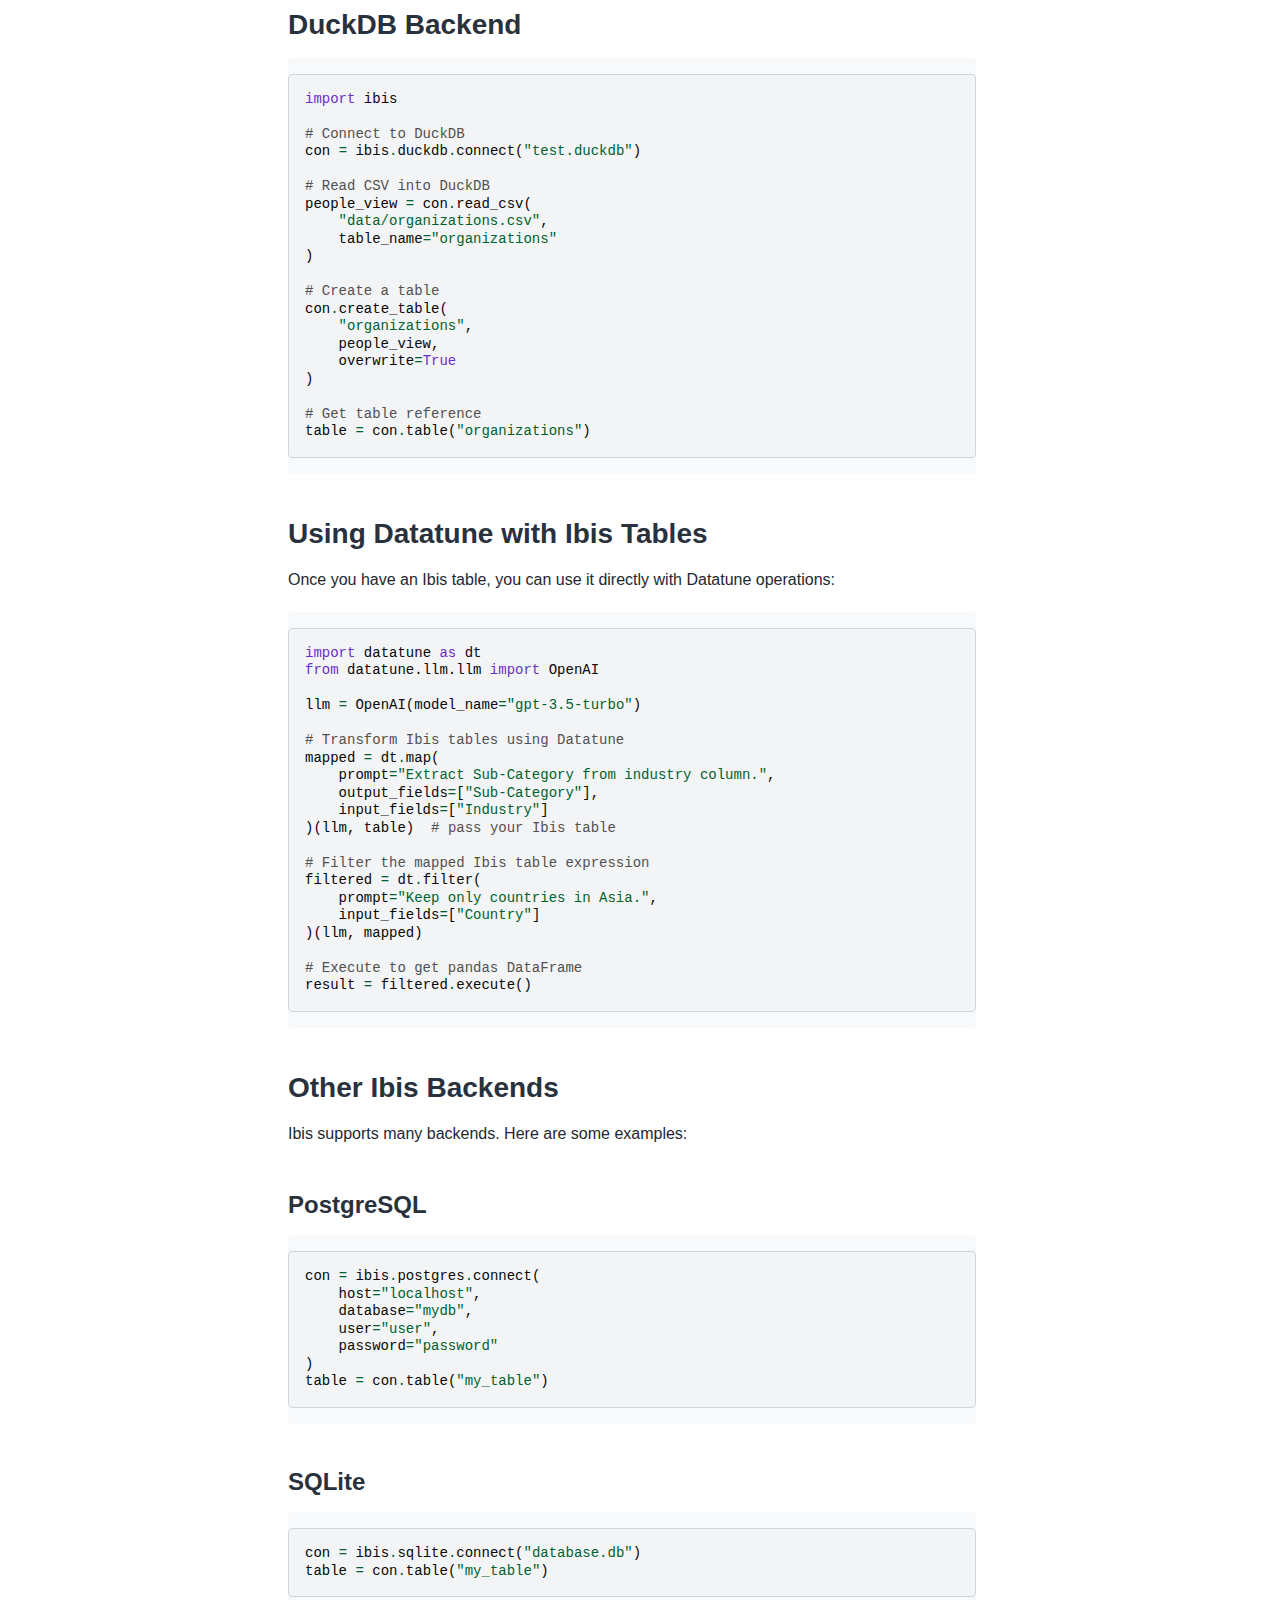
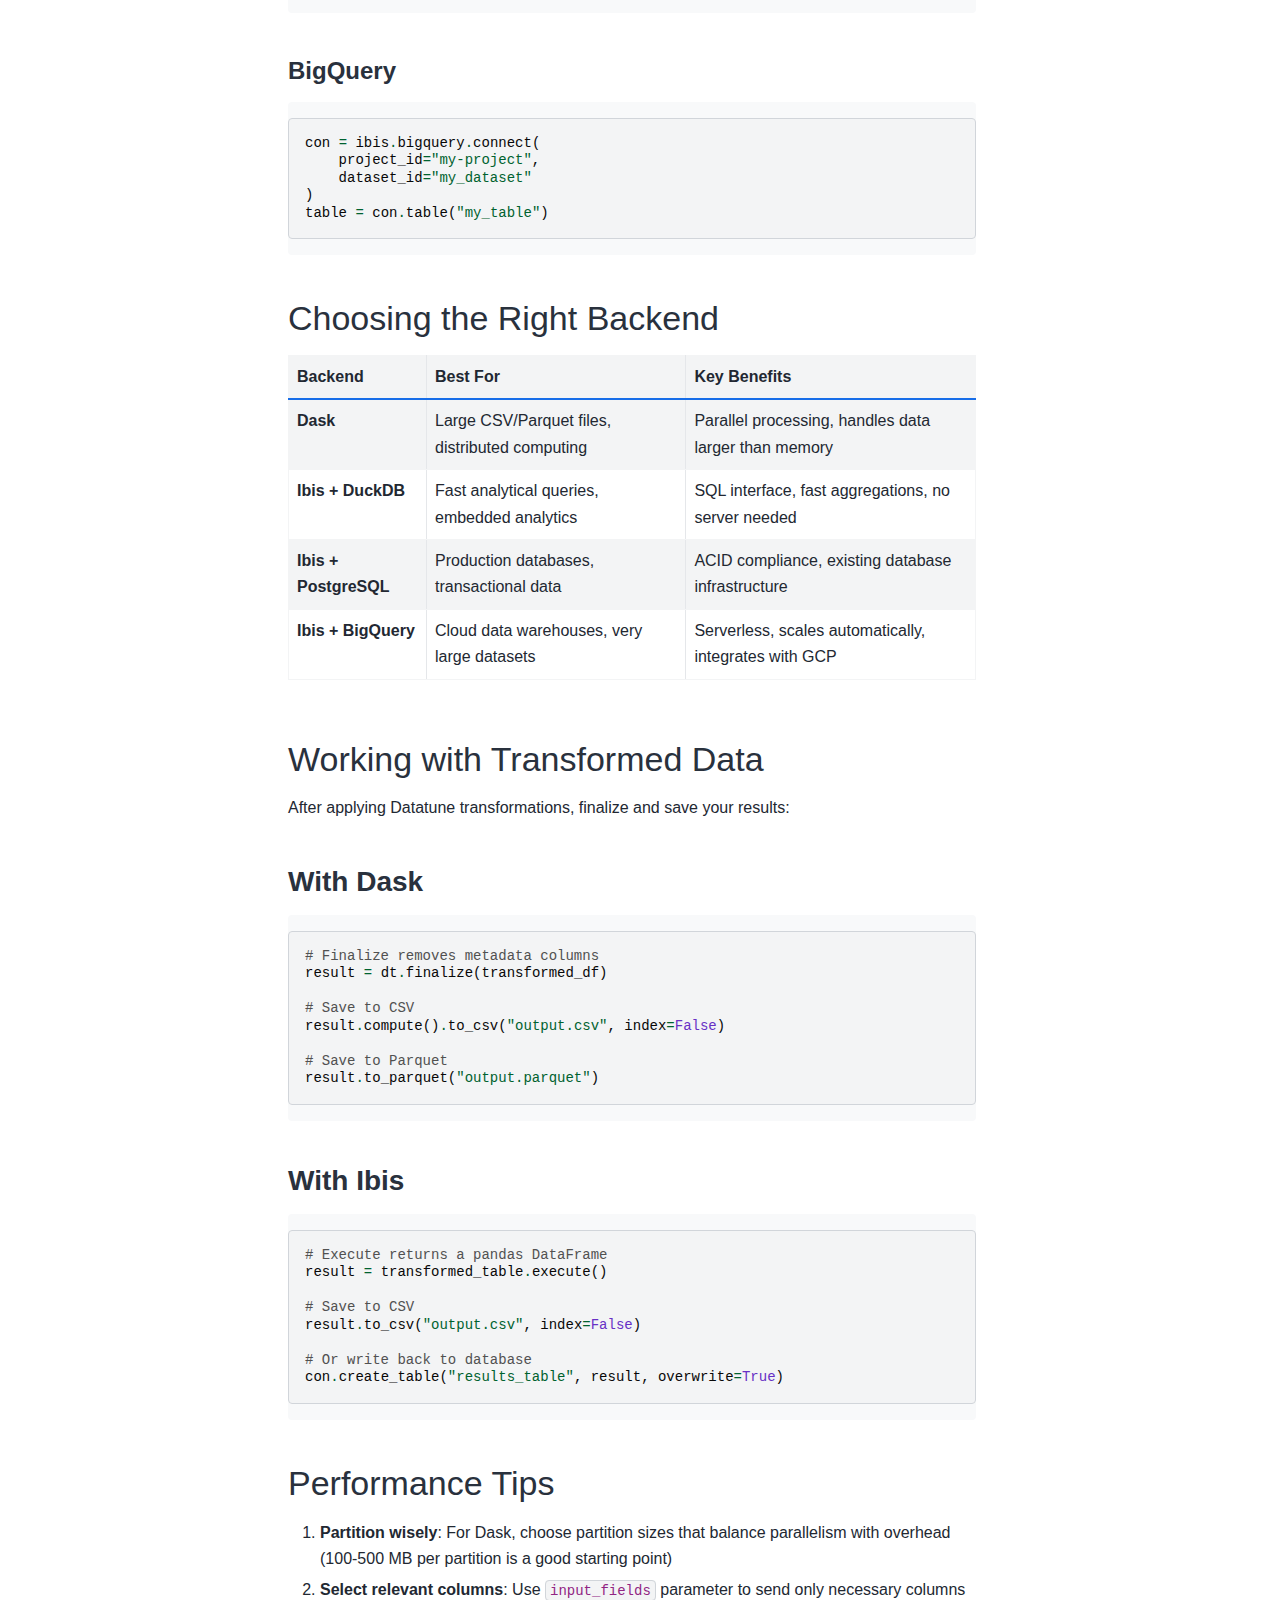
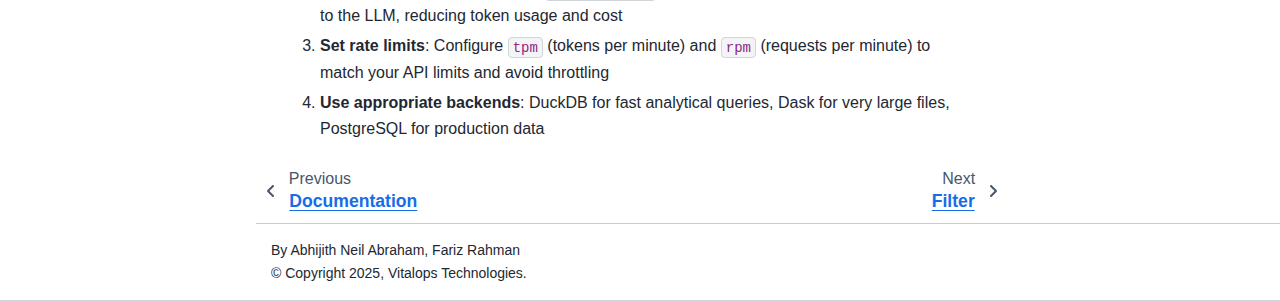
<file: DataLoaders.html>
<!DOCTYPE html>


<html lang="en" data-content_root="./" >

  <head>
    <meta charset="utf-8" />
    <meta name="viewport" content="width=device-width, initial-scale=1.0" /><meta name="viewport" content="width=device-width, initial-scale=1" />

    <title>Data Loaders &#8212; Datatune</title>
  
  
  
  <script data-cfasync="false">
    document.documentElement.dataset.mode = localStorage.getItem("mode") || "";
    document.documentElement.dataset.theme = localStorage.getItem("theme") || "";
  </script>
  
  <!-- Loaded before other Sphinx assets -->
  <link href="_static/styles/theme.css?digest=dfe6caa3a7d634c4db9b" rel="stylesheet" />
<link href="_static/styles/bootstrap.css?digest=dfe6caa3a7d634c4db9b" rel="stylesheet" />
<link href="_static/styles/pydata-sphinx-theme.css?digest=dfe6caa3a7d634c4db9b" rel="stylesheet" />

  
  <link href="_static/vendor/fontawesome/6.5.2/css/all.min.css?digest=dfe6caa3a7d634c4db9b" rel="stylesheet" />
  <link rel="preload" as="font" type="font/woff2" crossorigin href="_static/vendor/fontawesome/6.5.2/webfonts/fa-solid-900.woff2" />
<link rel="preload" as="font" type="font/woff2" crossorigin href="_static/vendor/fontawesome/6.5.2/webfonts/fa-brands-400.woff2" />
<link rel="preload" as="font" type="font/woff2" crossorigin href="_static/vendor/fontawesome/6.5.2/webfonts/fa-regular-400.woff2" />

    <link rel="stylesheet" type="text/css" href="_static/pygments.css?v=8f2a1f02" />
    <link rel="stylesheet" type="text/css" href="_static/styles/sphinx-book-theme.css?v=eba8b062" />
    <link rel="stylesheet" type="text/css" href="_static/sphinx-design.min.css?v=95c83b7e" />
    <link rel="stylesheet" type="text/css" href="_static/css/custom.css?v=2e0da054" />
  
  <!-- Pre-loaded scripts that we'll load fully later -->
  <link rel="preload" as="script" href="_static/scripts/bootstrap.js?digest=dfe6caa3a7d634c4db9b" />
<link rel="preload" as="script" href="_static/scripts/pydata-sphinx-theme.js?digest=dfe6caa3a7d634c4db9b" />
  <script src="_static/vendor/fontawesome/6.5.2/js/all.min.js?digest=dfe6caa3a7d634c4db9b"></script>

    <script src="_static/documentation_options.js?v=f131489c"></script>
    <script src="_static/doctools.js?v=9bcbadda"></script>
    <script src="_static/sphinx_highlight.js?v=dc90522c"></script>
    <script src="_static/scripts/sphinx-book-theme.js?v=887ef09a"></script>
    <script src="_static/design-tabs.js?v=f930bc37"></script>
    <script>DOCUMENTATION_OPTIONS.pagename = 'DataLoaders';</script>
    <link rel="canonical" href="https://vitalops.github.io/datatune/DataLoaders.html" />
    <link rel="icon" href="_static/datatune_logo.png"/>
    <link rel="index" title="Index" href="genindex.html" />
    <link rel="search" title="Search" href="search.html" />
    <link rel="next" title="Filter" href="Filter.html" />
    <link rel="prev" title="Documentation" href="index.html" />
  <meta name="viewport" content="width=device-width, initial-scale=1"/>
  <meta name="docsearch:language" content="en"/>
  </head>
  
  
  <body data-bs-spy="scroll" data-bs-target=".bd-toc-nav" data-offset="180" data-bs-root-margin="0px 0px -60%" data-default-mode="">

  
  
  <div id="pst-skip-link" class="skip-link d-print-none"><a href="#main-content">Skip to main content</a></div>
  
  <div id="pst-scroll-pixel-helper"></div>
  
  <button type="button" class="btn rounded-pill" id="pst-back-to-top">
    <i class="fa-solid fa-arrow-up"></i>Back to top</button>

  
  <input type="checkbox"
          class="sidebar-toggle"
          id="pst-primary-sidebar-checkbox"/>
  <label class="overlay overlay-primary" for="pst-primary-sidebar-checkbox"></label>
  
  <input type="checkbox"
          class="sidebar-toggle"
          id="pst-secondary-sidebar-checkbox"/>
  <label class="overlay overlay-secondary" for="pst-secondary-sidebar-checkbox"></label>
  
  <div class="search-button__wrapper">
    <div class="search-button__overlay"></div>
    <div class="search-button__search-container">
<form class="bd-search d-flex align-items-center"
      action="search.html"
      method="get">
  <i class="fa-solid fa-magnifying-glass"></i>
  <input type="search"
         class="form-control"
         name="q"
         id="search-input"
         placeholder="Search..."
         aria-label="Search..."
         autocomplete="off"
         autocorrect="off"
         autocapitalize="off"
         spellcheck="false"/>
  <span class="search-button__kbd-shortcut"><kbd class="kbd-shortcut__modifier">Ctrl</kbd>+<kbd>K</kbd></span>
</form></div>
  </div>

  <div class="pst-async-banner-revealer d-none">
  <aside id="bd-header-version-warning" class="d-none d-print-none" aria-label="Version warning"></aside>
</div>
<aside class="bd-header-announcement" aria-label="Announcement">
  <div class="bd-header-announcement__content">Datatune: Transform data with natural language using LLMs</div>
</aside>

  
    <header class="bd-header navbar navbar-expand-lg bd-navbar d-print-none">
    </header>
  

  <div class="bd-container">
    <div class="bd-container__inner bd-page-width">
      
      
      
      <div class="bd-sidebar-primary bd-sidebar">
        

  
  <div class="sidebar-header-items sidebar-primary__section">
    
    
    
    
  </div>
  
    <div class="sidebar-primary-items__start sidebar-primary__section">
        <div class="sidebar-primary-item">

  
    
  

<a class="navbar-brand logo" href="index.html">
  
  
  
  
  
    
    
      
    
    
    <img src="_static/datatune_logo.png" class="logo__image only-light" alt="Datatune - Home"/>
    <script>document.write(`<img src="_static/datatune_logo.png" class="logo__image only-dark" alt="Datatune - Home"/>`);</script>
  
  
</a></div>
        <div class="sidebar-primary-item">

 <script>
 document.write(`
   <button class="btn search-button-field search-button__button" title="Search" aria-label="Search" data-bs-placement="bottom" data-bs-toggle="tooltip">
    <i class="fa-solid fa-magnifying-glass"></i>
    <span class="search-button__default-text">Search</span>
    <span class="search-button__kbd-shortcut"><kbd class="kbd-shortcut__modifier">Ctrl</kbd>+<kbd class="kbd-shortcut__modifier">K</kbd></span>
   </button>
 `);
 </script></div>
        <div class="sidebar-primary-item"><nav class="bd-links bd-docs-nav" aria-label="Main">
    <div class="bd-toc-item navbar-nav active">
        <p aria-level="2" class="caption" role="heading"><span class="caption-text">Contents:</span></p>
<ul class="current nav bd-sidenav">
<li class="toctree-l1 current active"><a class="current reference internal" href="#">Data Loaders</a></li>
<li class="toctree-l1"><a class="reference internal" href="Filter.html">Filter</a></li>
<li class="toctree-l1"><a class="reference internal" href="Map.html">Map</a></li>
<li class="toctree-l1"><a class="reference internal" href="Op.html">Op</a></li>
<li class="toctree-l1"><a class="reference internal" href="LLM.html">LLM</a></li>
<li class="toctree-l1"><a class="reference internal" href="Agent.html">Agents</a></li>
</ul>

    </div>
</nav></div>
    </div>
  
  
  <div class="sidebar-primary-items__end sidebar-primary__section">
  </div>
  
  <div id="rtd-footer-container"></div>


      </div>
      
      <main id="main-content" class="bd-main" role="main">
        
        

<div class="sbt-scroll-pixel-helper"></div>

          <div class="bd-content">
            <div class="bd-article-container">
              
              <div class="bd-header-article d-print-none">
<div class="header-article-items header-article__inner">
  
    <div class="header-article-items__start">
      
        <div class="header-article-item"><button class="sidebar-toggle primary-toggle btn btn-sm" title="Toggle primary sidebar" data-bs-placement="bottom" data-bs-toggle="tooltip">
  <span class="fa-solid fa-bars"></span>
</button></div>
      
    </div>
  
  
    <div class="header-article-items__end">
      
        <div class="header-article-item">

<div class="article-header-buttons">





<div class="dropdown dropdown-source-buttons">
  <button class="btn dropdown-toggle" type="button" data-bs-toggle="dropdown" aria-expanded="false" aria-label="Source repositories">
    <i class="fab fa-github"></i>
  </button>
  <ul class="dropdown-menu">
      
      
      
      <li><a href="https://github.com/vitalops/datatune" target="_blank"
   class="btn btn-sm btn-source-repository-button dropdown-item"
   title="Source repository"
   data-bs-placement="left" data-bs-toggle="tooltip"
>
  

<span class="btn__icon-container">
  <i class="fab fa-github"></i>
  </span>
<span class="btn__text-container">Repository</span>
</a>
</li>
      
      
      
      
      <li><a href="https://github.com/vitalops/datatune/issues/new?title=Issue%20on%20page%20%2FDataLoaders.html&body=Your%20issue%20content%20here." target="_blank"
   class="btn btn-sm btn-source-issues-button dropdown-item"
   title="Open an issue"
   data-bs-placement="left" data-bs-toggle="tooltip"
>
  

<span class="btn__icon-container">
  <i class="fas fa-lightbulb"></i>
  </span>
<span class="btn__text-container">Open issue</span>
</a>
</li>
      
  </ul>
</div>






<div class="dropdown dropdown-download-buttons">
  <button class="btn dropdown-toggle" type="button" data-bs-toggle="dropdown" aria-expanded="false" aria-label="Download this page">
    <i class="fas fa-download"></i>
  </button>
  <ul class="dropdown-menu">
      
      
      
      <li><a href="_sources/DataLoaders.md" target="_blank"
   class="btn btn-sm btn-download-source-button dropdown-item"
   title="Download source file"
   data-bs-placement="left" data-bs-toggle="tooltip"
>
  

<span class="btn__icon-container">
  <i class="fas fa-file"></i>
  </span>
<span class="btn__text-container">.md</span>
</a>
</li>
      
      
      
      
      <li>
<button onclick="window.print()"
  class="btn btn-sm btn-download-pdf-button dropdown-item"
  title="Print to PDF"
  data-bs-placement="left" data-bs-toggle="tooltip"
>
  

<span class="btn__icon-container">
  <i class="fas fa-file-pdf"></i>
  </span>
<span class="btn__text-container">.pdf</span>
</button>
</li>
      
  </ul>
</div>




<button onclick="toggleFullScreen()"
  class="btn btn-sm btn-fullscreen-button"
  title="Fullscreen mode"
  data-bs-placement="bottom" data-bs-toggle="tooltip"
>
  

<span class="btn__icon-container">
  <i class="fas fa-expand"></i>
  </span>

</button>



<script>
document.write(`
  <button class="btn btn-sm nav-link pst-navbar-icon theme-switch-button" title="light/dark" aria-label="light/dark" data-bs-placement="bottom" data-bs-toggle="tooltip">
    <i class="theme-switch fa-solid fa-sun fa-lg" data-mode="light"></i>
    <i class="theme-switch fa-solid fa-moon fa-lg" data-mode="dark"></i>
    <i class="theme-switch fa-solid fa-circle-half-stroke fa-lg" data-mode="auto"></i>
  </button>
`);
</script>


<script>
document.write(`
  <button class="btn btn-sm pst-navbar-icon search-button search-button__button" title="Search" aria-label="Search" data-bs-placement="bottom" data-bs-toggle="tooltip">
    <i class="fa-solid fa-magnifying-glass fa-lg"></i>
  </button>
`);
</script>
<button class="sidebar-toggle secondary-toggle btn btn-sm" title="Toggle secondary sidebar" data-bs-placement="bottom" data-bs-toggle="tooltip">
    <span class="fa-solid fa-list"></span>
</button>
</div></div>
      
    </div>
  
</div>
</div>
              
              

<div id="jb-print-docs-body" class="onlyprint">
    <h1>Data Loaders</h1>
    <!-- Table of contents -->
    <div id="print-main-content">
        <div id="jb-print-toc">
            
            <div>
                <h2> Contents </h2>
            </div>
            <nav aria-label="Page">
                <ul class="visible nav section-nav flex-column">
<li class="toc-h2 nav-item toc-entry"><a class="reference internal nav-link" href="#dask-dataframes">Dask DataFrames</a><ul class="visible nav section-nav flex-column">
<li class="toc-h3 nav-item toc-entry"><a class="reference internal nav-link" href="#loading-data-with-dask">Loading Data with Dask</a></li>
<li class="toc-h3 nav-item toc-entry"><a class="reference internal nav-link" href="#converting-from-pandas">Converting from Pandas</a></li>
</ul>
</li>
<li class="toc-h2 nav-item toc-entry"><a class="reference internal nav-link" href="#ibis">Ibis</a><ul class="visible nav section-nav flex-column">
<li class="toc-h3 nav-item toc-entry"><a class="reference internal nav-link" href="#duckdb-backend">DuckDB Backend</a></li>
<li class="toc-h3 nav-item toc-entry"><a class="reference internal nav-link" href="#using-datatune-with-ibis-tables">Using Datatune with Ibis Tables</a></li>
<li class="toc-h3 nav-item toc-entry"><a class="reference internal nav-link" href="#other-ibis-backends">Other Ibis Backends</a><ul class="nav section-nav flex-column">
<li class="toc-h4 nav-item toc-entry"><a class="reference internal nav-link" href="#postgresql">PostgreSQL</a></li>
<li class="toc-h4 nav-item toc-entry"><a class="reference internal nav-link" href="#sqlite">SQLite</a></li>
<li class="toc-h4 nav-item toc-entry"><a class="reference internal nav-link" href="#bigquery">BigQuery</a></li>
</ul>
</li>
</ul>
</li>
<li class="toc-h2 nav-item toc-entry"><a class="reference internal nav-link" href="#choosing-the-right-backend">Choosing the Right Backend</a></li>
<li class="toc-h2 nav-item toc-entry"><a class="reference internal nav-link" href="#working-with-transformed-data">Working with Transformed Data</a><ul class="visible nav section-nav flex-column">
<li class="toc-h3 nav-item toc-entry"><a class="reference internal nav-link" href="#with-dask">With Dask</a></li>
<li class="toc-h3 nav-item toc-entry"><a class="reference internal nav-link" href="#with-ibis">With Ibis</a></li>
</ul>
</li>
<li class="toc-h2 nav-item toc-entry"><a class="reference internal nav-link" href="#performance-tips">Performance Tips</a></li>
</ul>
            </nav>
        </div>
    </div>
</div>

              
                
<div id="searchbox"></div>
                <article class="bd-article">
                  
  <section class="tex2jax_ignore mathjax_ignore" id="data-loaders">
<h1>Data Loaders<a class="headerlink" href="#data-loaders" title="Link to this heading">#</a></h1>
<p>Datatune supports multiple data loading backends to work with your data efficiently. Choose the backend that best fits your use case and infrastructure.</p>
<section id="dask-dataframes">
<h2>Dask DataFrames<a class="headerlink" href="#dask-dataframes" title="Link to this heading">#</a></h2>
<p>Datatune leverages Dask DataFrames to enable scalable processing across large datasets. This approach allows you to:</p>
<ul class="simple">
<li><p>Process data larger than the context length of LLMs</p></li>
<li><p>Execute parallel computations efficiently</p></li>
<li><p>Handle datasets that don’t fit in memory</p></li>
</ul>
<section id="loading-data-with-dask">
<h3>Loading Data with Dask<a class="headerlink" href="#loading-data-with-dask" title="Link to this heading">#</a></h3>
<div class="highlight-python notranslate"><div class="highlight"><pre><span></span><span class="kn">import</span><span class="w"> </span><span class="nn">dask.dataframe</span><span class="w"> </span><span class="k">as</span><span class="w"> </span><span class="nn">dd</span>

<span class="c1"># Load from CSV</span>
<span class="n">df</span> <span class="o">=</span> <span class="n">dd</span><span class="o">.</span><span class="n">read_csv</span><span class="p">(</span><span class="s2">&quot;data.csv&quot;</span><span class="p">)</span>

<span class="c1"># Load from Parquet</span>
<span class="n">df</span> <span class="o">=</span> <span class="n">dd</span><span class="o">.</span><span class="n">read_parquet</span><span class="p">(</span><span class="s2">&quot;data.parquet&quot;</span><span class="p">)</span>

<span class="c1"># Load from multiple files</span>
<span class="n">df</span> <span class="o">=</span> <span class="n">dd</span><span class="o">.</span><span class="n">read_csv</span><span class="p">(</span><span class="s2">&quot;data/*.csv&quot;</span><span class="p">)</span>
</pre></div>
</div>
</section>
<section id="converting-from-pandas">
<h3>Converting from Pandas<a class="headerlink" href="#converting-from-pandas" title="Link to this heading">#</a></h3>
<p>If you’re working with pandas DataFrames, convert them with:</p>
<div class="highlight-python notranslate"><div class="highlight"><pre><span></span><span class="kn">import</span><span class="w"> </span><span class="nn">pandas</span><span class="w"> </span><span class="k">as</span><span class="w"> </span><span class="nn">pd</span>
<span class="kn">import</span><span class="w"> </span><span class="nn">dask.dataframe</span><span class="w"> </span><span class="k">as</span><span class="w"> </span><span class="nn">dd</span>

<span class="c1"># Your pandas DataFrame</span>
<span class="n">pandas_df</span> <span class="o">=</span> <span class="n">pd</span><span class="o">.</span><span class="n">read_csv</span><span class="p">(</span><span class="s2">&quot;data.csv&quot;</span><span class="p">)</span>

<span class="c1"># Convert to Dask DataFrame</span>
<span class="n">dask_df</span> <span class="o">=</span> <span class="n">dd</span><span class="o">.</span><span class="n">from_pandas</span><span class="p">(</span><span class="n">pandas_df</span><span class="p">,</span> <span class="n">npartitions</span><span class="o">=</span><span class="mi">4</span><span class="p">)</span>  <span class="c1"># adjust partitions based on your data size</span>
</pre></div>
</div>
<p><strong>Tip:</strong> The number of partitions should be chosen based on your dataset size and available memory. A good rule of thumb is to aim for partitions of 100-500 MB each.</p>
</section>
</section>
<section id="ibis">
<h2>Ibis<a class="headerlink" href="#ibis" title="Link to this heading">#</a></h2>
<p>Datatune integrates with Ibis to operate on a variety of backends including DuckDB, PostgreSQL, DataFusion, and more. This allows you to:</p>
<ul class="simple">
<li><p>Easily switch between different database backends</p></li>
<li><p>Leverage the power of SQL databases for data transformations</p></li>
<li><p>Work with data without loading it entirely into memory</p></li>
</ul>
<section id="duckdb-backend">
<h3>DuckDB Backend<a class="headerlink" href="#duckdb-backend" title="Link to this heading">#</a></h3>
<div class="highlight-python notranslate"><div class="highlight"><pre><span></span><span class="kn">import</span><span class="w"> </span><span class="nn">ibis</span>

<span class="c1"># Connect to DuckDB</span>
<span class="n">con</span> <span class="o">=</span> <span class="n">ibis</span><span class="o">.</span><span class="n">duckdb</span><span class="o">.</span><span class="n">connect</span><span class="p">(</span><span class="s2">&quot;test.duckdb&quot;</span><span class="p">)</span>

<span class="c1"># Read CSV into DuckDB</span>
<span class="n">people_view</span> <span class="o">=</span> <span class="n">con</span><span class="o">.</span><span class="n">read_csv</span><span class="p">(</span>
    <span class="s2">&quot;data/organizations.csv&quot;</span><span class="p">,</span>
    <span class="n">table_name</span><span class="o">=</span><span class="s2">&quot;organizations&quot;</span>
<span class="p">)</span>

<span class="c1"># Create a table</span>
<span class="n">con</span><span class="o">.</span><span class="n">create_table</span><span class="p">(</span>
    <span class="s2">&quot;organizations&quot;</span><span class="p">,</span>
    <span class="n">people_view</span><span class="p">,</span>
    <span class="n">overwrite</span><span class="o">=</span><span class="kc">True</span>
<span class="p">)</span>

<span class="c1"># Get table reference</span>
<span class="n">table</span> <span class="o">=</span> <span class="n">con</span><span class="o">.</span><span class="n">table</span><span class="p">(</span><span class="s2">&quot;organizations&quot;</span><span class="p">)</span>
</pre></div>
</div>
</section>
<section id="using-datatune-with-ibis-tables">
<h3>Using Datatune with Ibis Tables<a class="headerlink" href="#using-datatune-with-ibis-tables" title="Link to this heading">#</a></h3>
<p>Once you have an Ibis table, you can use it directly with Datatune operations:</p>
<div class="highlight-python notranslate"><div class="highlight"><pre><span></span><span class="kn">import</span><span class="w"> </span><span class="nn">datatune</span><span class="w"> </span><span class="k">as</span><span class="w"> </span><span class="nn">dt</span>
<span class="kn">from</span><span class="w"> </span><span class="nn">datatune.llm.llm</span><span class="w"> </span><span class="kn">import</span> <span class="n">OpenAI</span>

<span class="n">llm</span> <span class="o">=</span> <span class="n">OpenAI</span><span class="p">(</span><span class="n">model_name</span><span class="o">=</span><span class="s2">&quot;gpt-3.5-turbo&quot;</span><span class="p">)</span>

<span class="c1"># Transform Ibis tables using Datatune</span>
<span class="n">mapped</span> <span class="o">=</span> <span class="n">dt</span><span class="o">.</span><span class="n">map</span><span class="p">(</span>
    <span class="n">prompt</span><span class="o">=</span><span class="s2">&quot;Extract Sub-Category from industry column.&quot;</span><span class="p">,</span>
    <span class="n">output_fields</span><span class="o">=</span><span class="p">[</span><span class="s2">&quot;Sub-Category&quot;</span><span class="p">],</span>
    <span class="n">input_fields</span><span class="o">=</span><span class="p">[</span><span class="s2">&quot;Industry&quot;</span><span class="p">]</span>
<span class="p">)(</span><span class="n">llm</span><span class="p">,</span> <span class="n">table</span><span class="p">)</span>  <span class="c1"># pass your Ibis table</span>

<span class="c1"># Filter the mapped Ibis table expression</span>
<span class="n">filtered</span> <span class="o">=</span> <span class="n">dt</span><span class="o">.</span><span class="n">filter</span><span class="p">(</span>
    <span class="n">prompt</span><span class="o">=</span><span class="s2">&quot;Keep only countries in Asia.&quot;</span><span class="p">,</span>
    <span class="n">input_fields</span><span class="o">=</span><span class="p">[</span><span class="s2">&quot;Country&quot;</span><span class="p">]</span>
<span class="p">)(</span><span class="n">llm</span><span class="p">,</span> <span class="n">mapped</span><span class="p">)</span>

<span class="c1"># Execute to get pandas DataFrame</span>
<span class="n">result</span> <span class="o">=</span> <span class="n">filtered</span><span class="o">.</span><span class="n">execute</span><span class="p">()</span>
</pre></div>
</div>
</section>
<section id="other-ibis-backends">
<h3>Other Ibis Backends<a class="headerlink" href="#other-ibis-backends" title="Link to this heading">#</a></h3>
<p>Ibis supports many backends. Here are some examples:</p>
<section id="postgresql">
<h4>PostgreSQL<a class="headerlink" href="#postgresql" title="Link to this heading">#</a></h4>
<div class="highlight-python notranslate"><div class="highlight"><pre><span></span><span class="n">con</span> <span class="o">=</span> <span class="n">ibis</span><span class="o">.</span><span class="n">postgres</span><span class="o">.</span><span class="n">connect</span><span class="p">(</span>
    <span class="n">host</span><span class="o">=</span><span class="s2">&quot;localhost&quot;</span><span class="p">,</span>
    <span class="n">database</span><span class="o">=</span><span class="s2">&quot;mydb&quot;</span><span class="p">,</span>
    <span class="n">user</span><span class="o">=</span><span class="s2">&quot;user&quot;</span><span class="p">,</span>
    <span class="n">password</span><span class="o">=</span><span class="s2">&quot;password&quot;</span>
<span class="p">)</span>
<span class="n">table</span> <span class="o">=</span> <span class="n">con</span><span class="o">.</span><span class="n">table</span><span class="p">(</span><span class="s2">&quot;my_table&quot;</span><span class="p">)</span>
</pre></div>
</div>
</section>
<section id="sqlite">
<h4>SQLite<a class="headerlink" href="#sqlite" title="Link to this heading">#</a></h4>
<div class="highlight-python notranslate"><div class="highlight"><pre><span></span><span class="n">con</span> <span class="o">=</span> <span class="n">ibis</span><span class="o">.</span><span class="n">sqlite</span><span class="o">.</span><span class="n">connect</span><span class="p">(</span><span class="s2">&quot;database.db&quot;</span><span class="p">)</span>
<span class="n">table</span> <span class="o">=</span> <span class="n">con</span><span class="o">.</span><span class="n">table</span><span class="p">(</span><span class="s2">&quot;my_table&quot;</span><span class="p">)</span>
</pre></div>
</div>
</section>
<section id="bigquery">
<h4>BigQuery<a class="headerlink" href="#bigquery" title="Link to this heading">#</a></h4>
<div class="highlight-python notranslate"><div class="highlight"><pre><span></span><span class="n">con</span> <span class="o">=</span> <span class="n">ibis</span><span class="o">.</span><span class="n">bigquery</span><span class="o">.</span><span class="n">connect</span><span class="p">(</span>
    <span class="n">project_id</span><span class="o">=</span><span class="s2">&quot;my-project&quot;</span><span class="p">,</span>
    <span class="n">dataset_id</span><span class="o">=</span><span class="s2">&quot;my_dataset&quot;</span>
<span class="p">)</span>
<span class="n">table</span> <span class="o">=</span> <span class="n">con</span><span class="o">.</span><span class="n">table</span><span class="p">(</span><span class="s2">&quot;my_table&quot;</span><span class="p">)</span>
</pre></div>
</div>
</section>
</section>
</section>
<section id="choosing-the-right-backend">
<h2>Choosing the Right Backend<a class="headerlink" href="#choosing-the-right-backend" title="Link to this heading">#</a></h2>
<div class="pst-scrollable-table-container"><table class="table">
<thead>
<tr class="row-odd"><th class="head"><p>Backend</p></th>
<th class="head"><p>Best For</p></th>
<th class="head"><p>Key Benefits</p></th>
</tr>
</thead>
<tbody>
<tr class="row-even"><td><p><strong>Dask</strong></p></td>
<td><p>Large CSV/Parquet files, distributed computing</p></td>
<td><p>Parallel processing, handles data larger than memory</p></td>
</tr>
<tr class="row-odd"><td><p><strong>Ibis + DuckDB</strong></p></td>
<td><p>Fast analytical queries, embedded analytics</p></td>
<td><p>SQL interface, fast aggregations, no server needed</p></td>
</tr>
<tr class="row-even"><td><p><strong>Ibis + PostgreSQL</strong></p></td>
<td><p>Production databases, transactional data</p></td>
<td><p>ACID compliance, existing database infrastructure</p></td>
</tr>
<tr class="row-odd"><td><p><strong>Ibis + BigQuery</strong></p></td>
<td><p>Cloud data warehouses, very large datasets</p></td>
<td><p>Serverless, scales automatically, integrates with GCP</p></td>
</tr>
</tbody>
</table>
</div>
</section>
<section id="working-with-transformed-data">
<h2>Working with Transformed Data<a class="headerlink" href="#working-with-transformed-data" title="Link to this heading">#</a></h2>
<p>After applying Datatune transformations, finalize and save your results:</p>
<section id="with-dask">
<h3>With Dask<a class="headerlink" href="#with-dask" title="Link to this heading">#</a></h3>
<div class="highlight-python notranslate"><div class="highlight"><pre><span></span><span class="c1"># Finalize removes metadata columns</span>
<span class="n">result</span> <span class="o">=</span> <span class="n">dt</span><span class="o">.</span><span class="n">finalize</span><span class="p">(</span><span class="n">transformed_df</span><span class="p">)</span>

<span class="c1"># Save to CSV</span>
<span class="n">result</span><span class="o">.</span><span class="n">compute</span><span class="p">()</span><span class="o">.</span><span class="n">to_csv</span><span class="p">(</span><span class="s2">&quot;output.csv&quot;</span><span class="p">,</span> <span class="n">index</span><span class="o">=</span><span class="kc">False</span><span class="p">)</span>

<span class="c1"># Save to Parquet</span>
<span class="n">result</span><span class="o">.</span><span class="n">to_parquet</span><span class="p">(</span><span class="s2">&quot;output.parquet&quot;</span><span class="p">)</span>
</pre></div>
</div>
</section>
<section id="with-ibis">
<h3>With Ibis<a class="headerlink" href="#with-ibis" title="Link to this heading">#</a></h3>
<div class="highlight-python notranslate"><div class="highlight"><pre><span></span><span class="c1"># Execute returns a pandas DataFrame</span>
<span class="n">result</span> <span class="o">=</span> <span class="n">transformed_table</span><span class="o">.</span><span class="n">execute</span><span class="p">()</span>

<span class="c1"># Save to CSV</span>
<span class="n">result</span><span class="o">.</span><span class="n">to_csv</span><span class="p">(</span><span class="s2">&quot;output.csv&quot;</span><span class="p">,</span> <span class="n">index</span><span class="o">=</span><span class="kc">False</span><span class="p">)</span>

<span class="c1"># Or write back to database</span>
<span class="n">con</span><span class="o">.</span><span class="n">create_table</span><span class="p">(</span><span class="s2">&quot;results_table&quot;</span><span class="p">,</span> <span class="n">result</span><span class="p">,</span> <span class="n">overwrite</span><span class="o">=</span><span class="kc">True</span><span class="p">)</span>
</pre></div>
</div>
</section>
</section>
<section id="performance-tips">
<h2>Performance Tips<a class="headerlink" href="#performance-tips" title="Link to this heading">#</a></h2>
<ol class="arabic simple">
<li><p><strong>Partition wisely</strong>: For Dask, choose partition sizes that balance parallelism with overhead (100-500 MB per partition is a good starting point)</p></li>
<li><p><strong>Select relevant columns</strong>: Use <code class="docutils literal notranslate"><span class="pre">input_fields</span></code> parameter to send only necessary columns to the LLM, reducing token usage and cost</p></li>
<li><p><strong>Set rate limits</strong>: Configure <code class="docutils literal notranslate"><span class="pre">tpm</span></code> (tokens per minute) and <code class="docutils literal notranslate"><span class="pre">rpm</span></code> (requests per minute) to match your API limits and avoid throttling</p></li>
<li><p><strong>Use appropriate backends</strong>: DuckDB for fast analytical queries, Dask for very large files, PostgreSQL for production data</p></li>
</ol>
</section>
</section>


                </article>
              

              
              
              
              
                <footer class="prev-next-footer d-print-none">
                  
<div class="prev-next-area">
    <a class="left-prev"
       href="index.html"
       title="previous page">
      <i class="fa-solid fa-angle-left"></i>
      <div class="prev-next-info">
        <p class="prev-next-subtitle">previous</p>
        <p class="prev-next-title">Documentation</p>
      </div>
    </a>
    <a class="right-next"
       href="Filter.html"
       title="next page">
      <div class="prev-next-info">
        <p class="prev-next-subtitle">next</p>
        <p class="prev-next-title">Filter</p>
      </div>
      <i class="fa-solid fa-angle-right"></i>
    </a>
</div>
                </footer>
              
            </div>
            
            
              
                <div class="bd-sidebar-secondary bd-toc"><div class="sidebar-secondary-items sidebar-secondary__inner">


  <div class="sidebar-secondary-item">
  <div class="page-toc tocsection onthispage">
    <i class="fa-solid fa-list"></i> Contents
  </div>
  <nav class="bd-toc-nav page-toc">
    <ul class="visible nav section-nav flex-column">
<li class="toc-h2 nav-item toc-entry"><a class="reference internal nav-link" href="#dask-dataframes">Dask DataFrames</a><ul class="visible nav section-nav flex-column">
<li class="toc-h3 nav-item toc-entry"><a class="reference internal nav-link" href="#loading-data-with-dask">Loading Data with Dask</a></li>
<li class="toc-h3 nav-item toc-entry"><a class="reference internal nav-link" href="#converting-from-pandas">Converting from Pandas</a></li>
</ul>
</li>
<li class="toc-h2 nav-item toc-entry"><a class="reference internal nav-link" href="#ibis">Ibis</a><ul class="visible nav section-nav flex-column">
<li class="toc-h3 nav-item toc-entry"><a class="reference internal nav-link" href="#duckdb-backend">DuckDB Backend</a></li>
<li class="toc-h3 nav-item toc-entry"><a class="reference internal nav-link" href="#using-datatune-with-ibis-tables">Using Datatune with Ibis Tables</a></li>
<li class="toc-h3 nav-item toc-entry"><a class="reference internal nav-link" href="#other-ibis-backends">Other Ibis Backends</a><ul class="nav section-nav flex-column">
<li class="toc-h4 nav-item toc-entry"><a class="reference internal nav-link" href="#postgresql">PostgreSQL</a></li>
<li class="toc-h4 nav-item toc-entry"><a class="reference internal nav-link" href="#sqlite">SQLite</a></li>
<li class="toc-h4 nav-item toc-entry"><a class="reference internal nav-link" href="#bigquery">BigQuery</a></li>
</ul>
</li>
</ul>
</li>
<li class="toc-h2 nav-item toc-entry"><a class="reference internal nav-link" href="#choosing-the-right-backend">Choosing the Right Backend</a></li>
<li class="toc-h2 nav-item toc-entry"><a class="reference internal nav-link" href="#working-with-transformed-data">Working with Transformed Data</a><ul class="visible nav section-nav flex-column">
<li class="toc-h3 nav-item toc-entry"><a class="reference internal nav-link" href="#with-dask">With Dask</a></li>
<li class="toc-h3 nav-item toc-entry"><a class="reference internal nav-link" href="#with-ibis">With Ibis</a></li>
</ul>
</li>
<li class="toc-h2 nav-item toc-entry"><a class="reference internal nav-link" href="#performance-tips">Performance Tips</a></li>
</ul>
  </nav></div>

</div></div>
              
            
          </div>
          <footer class="bd-footer-content">
            
<div class="bd-footer-content__inner container">
  
  <div class="footer-item">
    
<p class="component-author">
By Abhijith Neil Abraham, Fariz Rahman
</p>

  </div>
  
  <div class="footer-item">
    

  <p class="copyright">
    
      © Copyright 2025, Vitalops Technologies.
      <br/>
    
  </p>

  </div>
  
  <div class="footer-item">
    
  </div>
  
  <div class="footer-item">
    
  </div>
  
</div>
          </footer>
        

      </main>
    </div>
  </div>
  
  <!-- Scripts loaded after <body> so the DOM is not blocked -->
  <script src="_static/scripts/bootstrap.js?digest=dfe6caa3a7d634c4db9b"></script>
<script src="_static/scripts/pydata-sphinx-theme.js?digest=dfe6caa3a7d634c4db9b"></script>

  <footer class="bd-footer">
  </footer>
  </body>
</html>
</file>
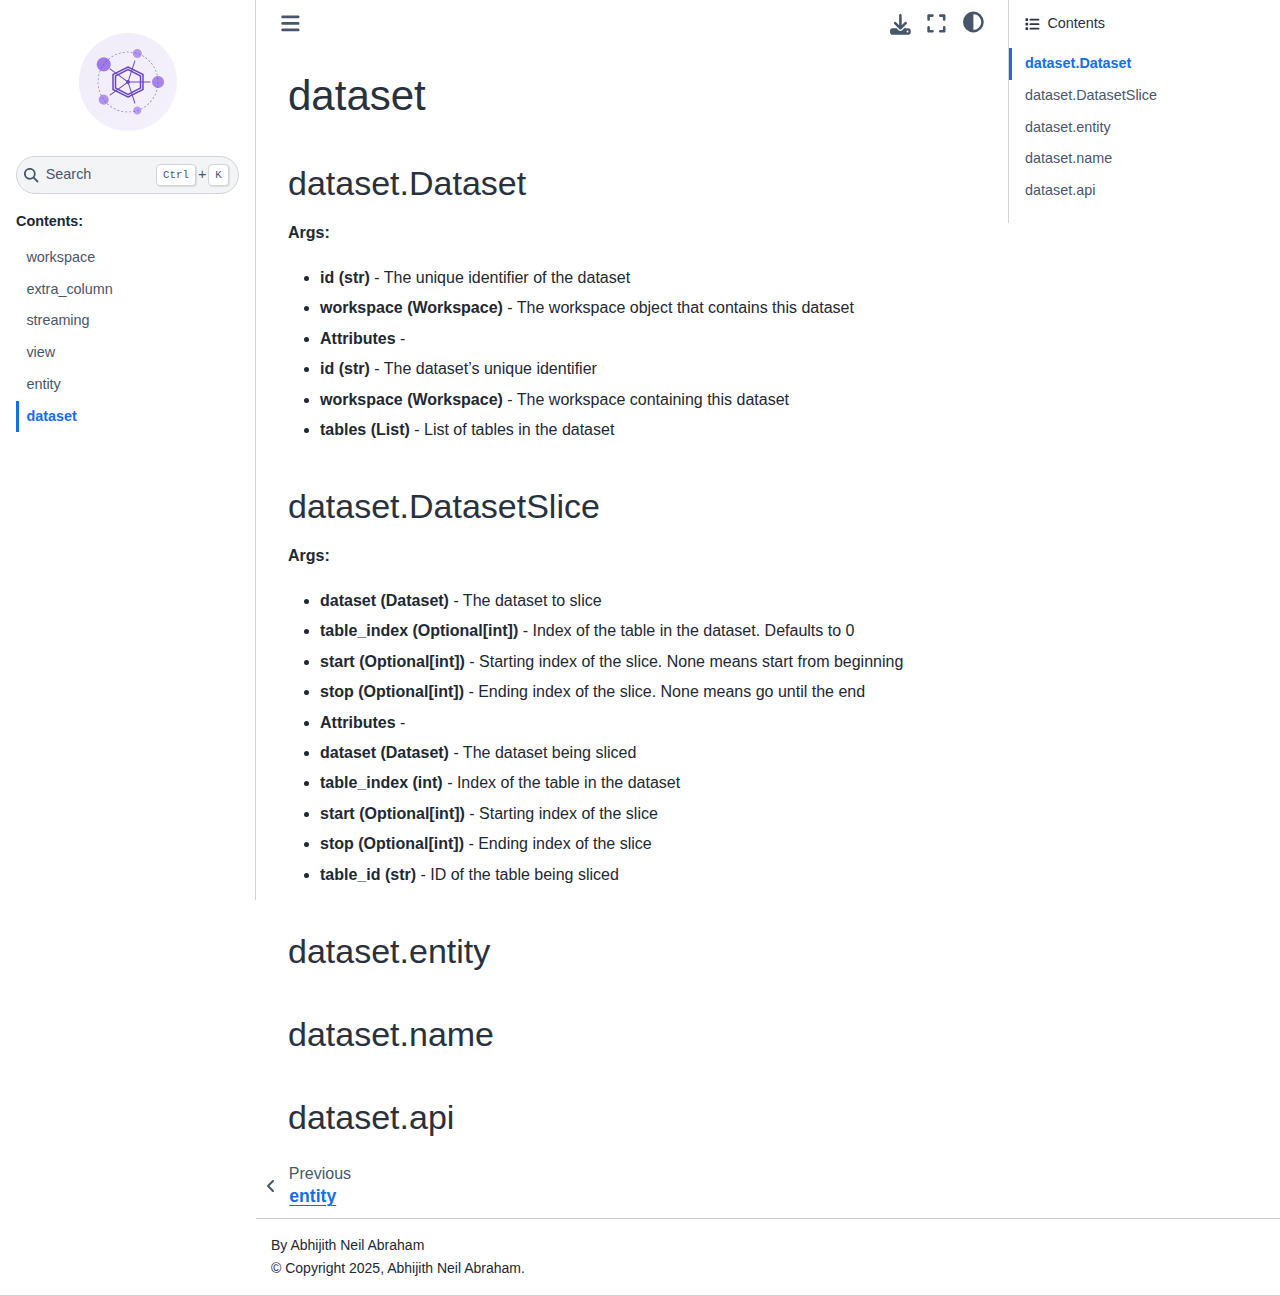
<file: dataset.html>
<!DOCTYPE html>


<html lang="en" data-content_root="./" >

  <head>
    <meta charset="utf-8" />
    <meta name="viewport" content="width=device-width, initial-scale=1.0" /><meta name="viewport" content="width=device-width, initial-scale=1" />

    <title>dataset &#8212; Datatune 0.0.2 documentation</title>
  
  
  
  <script data-cfasync="false">
    document.documentElement.dataset.mode = localStorage.getItem("mode") || "";
    document.documentElement.dataset.theme = localStorage.getItem("theme") || "";
  </script>
  <!--
    this give us a css class that will be invisible only if js is disabled
  -->
  <noscript>
    <style>
      .pst-js-only { display: none !important; }

    </style>
  </noscript>
  
  <!-- Loaded before other Sphinx assets -->
  <link href="_static/styles/theme.css?digest=8878045cc6db502f8baf" rel="stylesheet" />
<link href="_static/styles/pydata-sphinx-theme.css?digest=8878045cc6db502f8baf" rel="stylesheet" />

    <link rel="stylesheet" type="text/css" href="_static/pygments.css?v=8f2a1f02" />
    <link rel="stylesheet" type="text/css" href="_static/styles/sphinx-book-theme.css?v=a3416100" />
    <link rel="stylesheet" type="text/css" href="_static/sphinx-design.min.css?v=95c83b7e" />
    <link rel="stylesheet" type="text/css" href="_static/css/custom.css?v=2e0da054" />
  
  <!-- So that users can add custom icons -->
  <script src="_static/scripts/fontawesome.js?digest=8878045cc6db502f8baf"></script>
  <!-- Pre-loaded scripts that we'll load fully later -->
  <link rel="preload" as="script" href="_static/scripts/bootstrap.js?digest=8878045cc6db502f8baf" />
<link rel="preload" as="script" href="_static/scripts/pydata-sphinx-theme.js?digest=8878045cc6db502f8baf" />

    <script src="_static/documentation_options.js?v=f131489c"></script>
    <script src="_static/doctools.js?v=9bcbadda"></script>
    <script src="_static/sphinx_highlight.js?v=dc90522c"></script>
    <script src="_static/scripts/sphinx-book-theme.js?v=887ef09a"></script>
    <script src="_static/design-tabs.js?v=f930bc37"></script>
    <script>DOCUMENTATION_OPTIONS.pagename = 'dataset';</script>
    <link rel="canonical" href="https://vitalops.github.io/datatune/dataset.html" />
    <link rel="index" title="Index" href="genindex.html" />
    <link rel="search" title="Search" href="search.html" />
    <link rel="prev" title="entity" href="entity.html" />
  <meta name="viewport" content="width=device-width, initial-scale=1"/>
  <meta name="docsearch:language" content="en"/>
  <meta name="docsearch:version" content="" />
  </head>
  
  
  <body data-bs-spy="scroll" data-bs-target=".bd-toc-nav" data-offset="180" data-bs-root-margin="0px 0px -60%" data-default-mode="">

  
  
  <div id="pst-skip-link" class="skip-link d-print-none"><a href="#main-content">Skip to main content</a></div>
  
  <div id="pst-scroll-pixel-helper"></div>
  
  <button type="button" class="btn rounded-pill" id="pst-back-to-top">
    <i class="fa-solid fa-arrow-up"></i>Back to top</button>

  
  <dialog id="pst-search-dialog">
    
<form class="bd-search d-flex align-items-center"
      action="search.html"
      method="get">
  <i class="fa-solid fa-magnifying-glass"></i>
  <input type="search"
         class="form-control"
         name="q"
         placeholder="Search..."
         aria-label="Search..."
         autocomplete="off"
         autocorrect="off"
         autocapitalize="off"
         spellcheck="false"/>
  <span class="search-button__kbd-shortcut"><kbd class="kbd-shortcut__modifier">Ctrl</kbd>+<kbd>K</kbd></span>
</form>
  </dialog>

  <div class="pst-async-banner-revealer d-none">
  <aside id="bd-header-version-warning" class="d-none d-print-none" aria-label="Version warning"></aside>
</div>

  
    <header class="bd-header navbar navbar-expand-lg bd-navbar d-print-none">
    </header>
  

  <div class="bd-container">
    <div class="bd-container__inner bd-page-width">
      
      
      
      <dialog id="pst-primary-sidebar-modal"></dialog>
      <div id="pst-primary-sidebar" class="bd-sidebar-primary bd-sidebar">
        

  
  <div class="sidebar-header-items sidebar-primary__section">
    
    
    
    
  </div>
  
    <div class="sidebar-primary-items__start sidebar-primary__section">
        <div class="sidebar-primary-item">

  
    
  

<a class="navbar-brand logo" href="index.html">
  
  
  
  
  
    
    
      
    
    
    <img src="_static/datatune_logo.png" class="logo__image only-light" alt="Datatune 0.0.2 documentation - Home"/>
    <img src="_static/datatune_logo.png" class="logo__image only-dark pst-js-only" alt="Datatune 0.0.2 documentation - Home"/>
  
  
</a></div>
        <div class="sidebar-primary-item">

<button class="btn search-button-field search-button__button pst-js-only" title="Search" aria-label="Search" data-bs-placement="bottom" data-bs-toggle="tooltip">
 <i class="fa-solid fa-magnifying-glass"></i>
 <span class="search-button__default-text">Search</span>
 <span class="search-button__kbd-shortcut"><kbd class="kbd-shortcut__modifier">Ctrl</kbd>+<kbd class="kbd-shortcut__modifier">K</kbd></span>
</button></div>
        <div class="sidebar-primary-item"><nav class="bd-links bd-docs-nav" aria-label="Main">
    <div class="bd-toc-item navbar-nav active">
        <p aria-level="2" class="caption" role="heading"><span class="caption-text">Contents:</span></p>
<ul class="current nav bd-sidenav">
<li class="toctree-l1"><a class="reference internal" href="workspace.html">workspace</a></li>
<li class="toctree-l1"><a class="reference internal" href="extra_column.html">extra_column</a></li>
<li class="toctree-l1"><a class="reference internal" href="streaming.html">streaming</a></li>
<li class="toctree-l1"><a class="reference internal" href="view.html">view</a></li>
<li class="toctree-l1"><a class="reference internal" href="entity.html">entity</a></li>
<li class="toctree-l1 current active"><a class="current reference internal" href="#">dataset</a></li>
</ul>

    </div>
</nav></div>
    </div>
  
  
  <div class="sidebar-primary-items__end sidebar-primary__section">
      <div class="sidebar-primary-item">
<div id="ethical-ad-placement"
      class="flat"
      data-ea-publisher="readthedocs"
      data-ea-type="readthedocs-sidebar"
      data-ea-manual="true">
</div></div>
  </div>


      </div>
      
      <main id="main-content" class="bd-main" role="main">
        
        

<div class="sbt-scroll-pixel-helper"></div>

          <div class="bd-content">
            <div class="bd-article-container">
              
              <div class="bd-header-article d-print-none">
<div class="header-article-items header-article__inner">
  
    <div class="header-article-items__start">
      
        <div class="header-article-item"><button class="sidebar-toggle primary-toggle btn btn-sm" title="Toggle primary sidebar" data-bs-placement="bottom" data-bs-toggle="tooltip">
  <span class="fa-solid fa-bars"></span>
</button></div>
      
    </div>
  
  
    <div class="header-article-items__end">
      
        <div class="header-article-item">

<div class="article-header-buttons">





<div class="dropdown dropdown-download-buttons">
  <button class="btn dropdown-toggle" type="button" data-bs-toggle="dropdown" aria-expanded="false" aria-label="Download this page">
    <i class="fas fa-download"></i>
  </button>
  <ul class="dropdown-menu">
      
      
      
      <li><a href="_sources/dataset.md" target="_blank"
   class="btn btn-sm btn-download-source-button dropdown-item"
   title="Download source file"
   data-bs-placement="left" data-bs-toggle="tooltip"
>
  

<span class="btn__icon-container">
  <i class="fas fa-file"></i>
  </span>
<span class="btn__text-container">.md</span>
</a>
</li>
      
      
      
      
      <li>
<button onclick="window.print()"
  class="btn btn-sm btn-download-pdf-button dropdown-item"
  title="Print to PDF"
  data-bs-placement="left" data-bs-toggle="tooltip"
>
  

<span class="btn__icon-container">
  <i class="fas fa-file-pdf"></i>
  </span>
<span class="btn__text-container">.pdf</span>
</button>
</li>
      
  </ul>
</div>




<button onclick="toggleFullScreen()"
  class="btn btn-sm btn-fullscreen-button"
  title="Fullscreen mode"
  data-bs-placement="bottom" data-bs-toggle="tooltip"
>
  

<span class="btn__icon-container">
  <i class="fas fa-expand"></i>
  </span>

</button>



<button class="btn btn-sm nav-link pst-navbar-icon theme-switch-button pst-js-only" aria-label="Color mode" data-bs-title="Color mode"  data-bs-placement="bottom" data-bs-toggle="tooltip">
  <i class="theme-switch fa-solid fa-sun                fa-lg" data-mode="light" title="Light"></i>
  <i class="theme-switch fa-solid fa-moon               fa-lg" data-mode="dark"  title="Dark"></i>
  <i class="theme-switch fa-solid fa-circle-half-stroke fa-lg" data-mode="auto"  title="System Settings"></i>
</button>


<button class="btn btn-sm pst-navbar-icon search-button search-button__button pst-js-only" title="Search" aria-label="Search" data-bs-placement="bottom" data-bs-toggle="tooltip">
    <i class="fa-solid fa-magnifying-glass fa-lg"></i>
</button>
<button class="sidebar-toggle secondary-toggle btn btn-sm" title="Toggle secondary sidebar" data-bs-placement="bottom" data-bs-toggle="tooltip">
    <span class="fa-solid fa-list"></span>
</button>
</div></div>
      
    </div>
  
</div>
</div>
              
              

<div id="jb-print-docs-body" class="onlyprint">
    <h1>dataset</h1>
    <!-- Table of contents -->
    <div id="print-main-content">
        <div id="jb-print-toc">
            
            <div>
                <h2> Contents </h2>
            </div>
            <nav aria-label="Page">
                <ul class="visible nav section-nav flex-column">
<li class="toc-h2 nav-item toc-entry"><a class="reference internal nav-link" href="#dataset-dataset">dataset.Dataset</a></li>
<li class="toc-h2 nav-item toc-entry"><a class="reference internal nav-link" href="#dataset-datasetslice">dataset.DatasetSlice</a></li>
<li class="toc-h2 nav-item toc-entry"><a class="reference internal nav-link" href="#dataset-entity">dataset.entity</a></li>
<li class="toc-h2 nav-item toc-entry"><a class="reference internal nav-link" href="#dataset-name">dataset.name</a></li>
<li class="toc-h2 nav-item toc-entry"><a class="reference internal nav-link" href="#dataset-api">dataset.api</a></li>
</ul>
            </nav>
        </div>
    </div>
</div>

              
                
<div id="searchbox"></div>
                <article class="bd-article">
                  
  <section id="dataset">
<h1>dataset<a class="headerlink" href="#dataset" title="Link to this heading">#</a></h1>
<section id="dataset-dataset">
<h2>dataset.Dataset<a class="headerlink" href="#dataset-dataset" title="Link to this heading">#</a></h2>
<p><strong>Args:</strong></p>
<ul class="simple">
<li><p><strong>id (str)</strong> - The unique identifier of the dataset</p></li>
<li><p><strong>workspace (Workspace)</strong> - The workspace object that contains this dataset</p></li>
<li><p><strong>Attributes</strong> -</p></li>
<li><p><strong>id (str)</strong> - The dataset’s unique identifier</p></li>
<li><p><strong>workspace (Workspace)</strong> - The workspace containing this dataset</p></li>
<li><p><strong>tables (List)</strong> - List of tables in the dataset</p></li>
</ul>
</section>
<section id="dataset-datasetslice">
<h2>dataset.DatasetSlice<a class="headerlink" href="#dataset-datasetslice" title="Link to this heading">#</a></h2>
<p><strong>Args:</strong></p>
<ul class="simple">
<li><p><strong>dataset (Dataset)</strong> - The dataset to slice</p></li>
<li><p><strong>table_index (Optional[int])</strong> - Index of the table in the dataset. Defaults to 0</p></li>
<li><p><strong>start (Optional[int])</strong> - Starting index of the slice. None means start from beginning</p></li>
<li><p><strong>stop (Optional[int])</strong> - Ending index of the slice. None means go until the end</p></li>
<li><p><strong>Attributes</strong> -</p></li>
<li><p><strong>dataset (Dataset)</strong> - The dataset being sliced</p></li>
<li><p><strong>table_index (int)</strong> - Index of the table in the dataset</p></li>
<li><p><strong>start (Optional[int])</strong> - Starting index of the slice</p></li>
<li><p><strong>stop (Optional[int])</strong> - Ending index of the slice</p></li>
<li><p><strong>table_id (str)</strong> - ID of the table being sliced</p></li>
</ul>
</section>
<section id="dataset-entity">
<h2>dataset.entity<a class="headerlink" href="#dataset-entity" title="Link to this heading">#</a></h2>
</section>
<section id="dataset-name">
<h2>dataset.name<a class="headerlink" href="#dataset-name" title="Link to this heading">#</a></h2>
</section>
<section id="dataset-api">
<h2>dataset.api<a class="headerlink" href="#dataset-api" title="Link to this heading">#</a></h2>
</section>
</section>


                </article>
              

              
              
              
              
                <footer class="prev-next-footer d-print-none">
                  
<div class="prev-next-area">
    <a class="left-prev"
       href="entity.html"
       title="previous page">
      <i class="fa-solid fa-angle-left"></i>
      <div class="prev-next-info">
        <p class="prev-next-subtitle">previous</p>
        <p class="prev-next-title">entity</p>
      </div>
    </a>
</div>
                </footer>
              
            </div>
            
            
              
                <dialog id="pst-secondary-sidebar-modal"></dialog>
                <div id="pst-secondary-sidebar" class="bd-sidebar-secondary bd-toc"><div class="sidebar-secondary-items sidebar-secondary__inner">


  <div class="sidebar-secondary-item">
  <div class="page-toc tocsection onthispage">
    <i class="fa-solid fa-list"></i> Contents
  </div>
  <nav class="bd-toc-nav page-toc">
    <ul class="visible nav section-nav flex-column">
<li class="toc-h2 nav-item toc-entry"><a class="reference internal nav-link" href="#dataset-dataset">dataset.Dataset</a></li>
<li class="toc-h2 nav-item toc-entry"><a class="reference internal nav-link" href="#dataset-datasetslice">dataset.DatasetSlice</a></li>
<li class="toc-h2 nav-item toc-entry"><a class="reference internal nav-link" href="#dataset-entity">dataset.entity</a></li>
<li class="toc-h2 nav-item toc-entry"><a class="reference internal nav-link" href="#dataset-name">dataset.name</a></li>
<li class="toc-h2 nav-item toc-entry"><a class="reference internal nav-link" href="#dataset-api">dataset.api</a></li>
</ul>
  </nav></div>

</div></div>
              
            
          </div>
          <footer class="bd-footer-content">
            
<div class="bd-footer-content__inner container">
  
  <div class="footer-item">
    
<p class="component-author">
By Abhijith Neil Abraham
</p>

  </div>
  
  <div class="footer-item">
    

  <p class="copyright">
    
      © Copyright 2025, Abhijith Neil Abraham.
      <br/>
    
  </p>

  </div>
  
  <div class="footer-item">
    
  </div>
  
  <div class="footer-item">
    
  </div>
  
</div>
          </footer>
        

      </main>
    </div>
  </div>
  
  <!-- Scripts loaded after <body> so the DOM is not blocked -->
  <script defer src="_static/scripts/bootstrap.js?digest=8878045cc6db502f8baf"></script>
<script defer src="_static/scripts/pydata-sphinx-theme.js?digest=8878045cc6db502f8baf"></script>

  <footer class="bd-footer">
  </footer>
  </body>
</html>
</file>
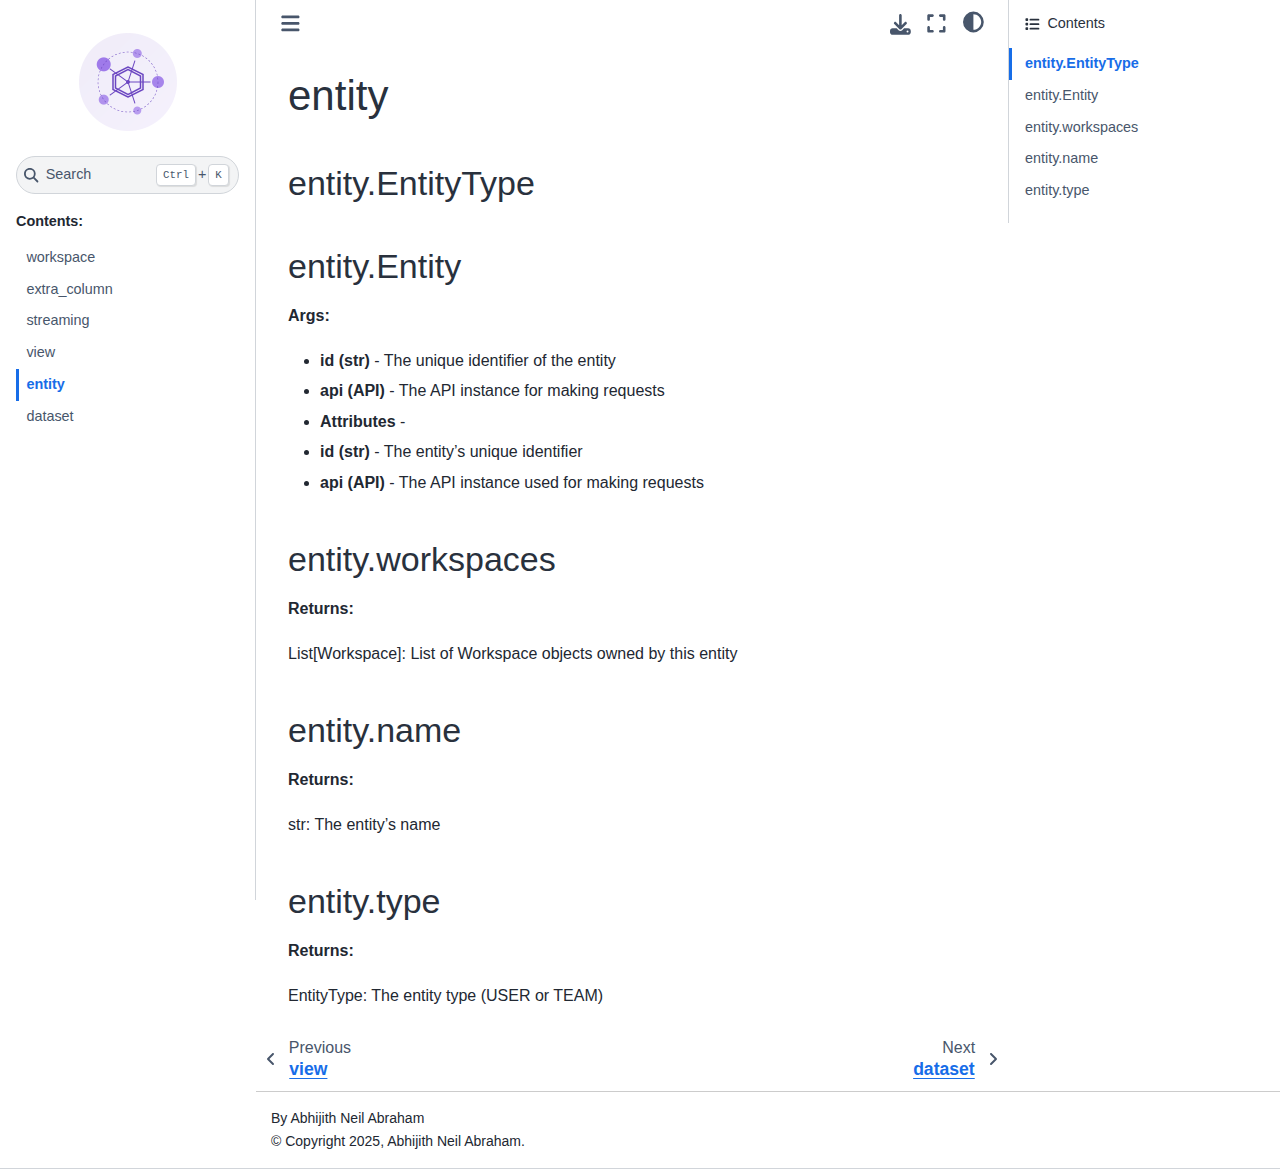
<file: entity.html>
<!DOCTYPE html>


<html lang="en" data-content_root="./" >

  <head>
    <meta charset="utf-8" />
    <meta name="viewport" content="width=device-width, initial-scale=1.0" /><meta name="viewport" content="width=device-width, initial-scale=1" />

    <title>entity &#8212; Datatune 0.0.2 documentation</title>
  
  
  
  <script data-cfasync="false">
    document.documentElement.dataset.mode = localStorage.getItem("mode") || "";
    document.documentElement.dataset.theme = localStorage.getItem("theme") || "";
  </script>
  <!--
    this give us a css class that will be invisible only if js is disabled
  -->
  <noscript>
    <style>
      .pst-js-only { display: none !important; }

    </style>
  </noscript>
  
  <!-- Loaded before other Sphinx assets -->
  <link href="_static/styles/theme.css?digest=8878045cc6db502f8baf" rel="stylesheet" />
<link href="_static/styles/pydata-sphinx-theme.css?digest=8878045cc6db502f8baf" rel="stylesheet" />

    <link rel="stylesheet" type="text/css" href="_static/pygments.css?v=8f2a1f02" />
    <link rel="stylesheet" type="text/css" href="_static/styles/sphinx-book-theme.css?v=a3416100" />
    <link rel="stylesheet" type="text/css" href="_static/sphinx-design.min.css?v=95c83b7e" />
    <link rel="stylesheet" type="text/css" href="_static/css/custom.css?v=2e0da054" />
  
  <!-- So that users can add custom icons -->
  <script src="_static/scripts/fontawesome.js?digest=8878045cc6db502f8baf"></script>
  <!-- Pre-loaded scripts that we'll load fully later -->
  <link rel="preload" as="script" href="_static/scripts/bootstrap.js?digest=8878045cc6db502f8baf" />
<link rel="preload" as="script" href="_static/scripts/pydata-sphinx-theme.js?digest=8878045cc6db502f8baf" />

    <script src="_static/documentation_options.js?v=f131489c"></script>
    <script src="_static/doctools.js?v=9bcbadda"></script>
    <script src="_static/sphinx_highlight.js?v=dc90522c"></script>
    <script src="_static/scripts/sphinx-book-theme.js?v=887ef09a"></script>
    <script src="_static/design-tabs.js?v=f930bc37"></script>
    <script>DOCUMENTATION_OPTIONS.pagename = 'entity';</script>
    <link rel="canonical" href="https://vitalops.github.io/datatune/entity.html" />
    <link rel="index" title="Index" href="genindex.html" />
    <link rel="search" title="Search" href="search.html" />
    <link rel="next" title="dataset" href="dataset.html" />
    <link rel="prev" title="view" href="view.html" />
  <meta name="viewport" content="width=device-width, initial-scale=1"/>
  <meta name="docsearch:language" content="en"/>
  <meta name="docsearch:version" content="" />
  </head>
  
  
  <body data-bs-spy="scroll" data-bs-target=".bd-toc-nav" data-offset="180" data-bs-root-margin="0px 0px -60%" data-default-mode="">

  
  
  <div id="pst-skip-link" class="skip-link d-print-none"><a href="#main-content">Skip to main content</a></div>
  
  <div id="pst-scroll-pixel-helper"></div>
  
  <button type="button" class="btn rounded-pill" id="pst-back-to-top">
    <i class="fa-solid fa-arrow-up"></i>Back to top</button>

  
  <dialog id="pst-search-dialog">
    
<form class="bd-search d-flex align-items-center"
      action="search.html"
      method="get">
  <i class="fa-solid fa-magnifying-glass"></i>
  <input type="search"
         class="form-control"
         name="q"
         placeholder="Search..."
         aria-label="Search..."
         autocomplete="off"
         autocorrect="off"
         autocapitalize="off"
         spellcheck="false"/>
  <span class="search-button__kbd-shortcut"><kbd class="kbd-shortcut__modifier">Ctrl</kbd>+<kbd>K</kbd></span>
</form>
  </dialog>

  <div class="pst-async-banner-revealer d-none">
  <aside id="bd-header-version-warning" class="d-none d-print-none" aria-label="Version warning"></aside>
</div>

  
    <header class="bd-header navbar navbar-expand-lg bd-navbar d-print-none">
    </header>
  

  <div class="bd-container">
    <div class="bd-container__inner bd-page-width">
      
      
      
      <dialog id="pst-primary-sidebar-modal"></dialog>
      <div id="pst-primary-sidebar" class="bd-sidebar-primary bd-sidebar">
        

  
  <div class="sidebar-header-items sidebar-primary__section">
    
    
    
    
  </div>
  
    <div class="sidebar-primary-items__start sidebar-primary__section">
        <div class="sidebar-primary-item">

  
    
  

<a class="navbar-brand logo" href="index.html">
  
  
  
  
  
    
    
      
    
    
    <img src="_static/datatune_logo.png" class="logo__image only-light" alt="Datatune 0.0.2 documentation - Home"/>
    <img src="_static/datatune_logo.png" class="logo__image only-dark pst-js-only" alt="Datatune 0.0.2 documentation - Home"/>
  
  
</a></div>
        <div class="sidebar-primary-item">

<button class="btn search-button-field search-button__button pst-js-only" title="Search" aria-label="Search" data-bs-placement="bottom" data-bs-toggle="tooltip">
 <i class="fa-solid fa-magnifying-glass"></i>
 <span class="search-button__default-text">Search</span>
 <span class="search-button__kbd-shortcut"><kbd class="kbd-shortcut__modifier">Ctrl</kbd>+<kbd class="kbd-shortcut__modifier">K</kbd></span>
</button></div>
        <div class="sidebar-primary-item"><nav class="bd-links bd-docs-nav" aria-label="Main">
    <div class="bd-toc-item navbar-nav active">
        <p aria-level="2" class="caption" role="heading"><span class="caption-text">Contents:</span></p>
<ul class="current nav bd-sidenav">
<li class="toctree-l1"><a class="reference internal" href="workspace.html">workspace</a></li>
<li class="toctree-l1"><a class="reference internal" href="extra_column.html">extra_column</a></li>
<li class="toctree-l1"><a class="reference internal" href="streaming.html">streaming</a></li>
<li class="toctree-l1"><a class="reference internal" href="view.html">view</a></li>
<li class="toctree-l1 current active"><a class="current reference internal" href="#">entity</a></li>
<li class="toctree-l1"><a class="reference internal" href="dataset.html">dataset</a></li>
</ul>

    </div>
</nav></div>
    </div>
  
  
  <div class="sidebar-primary-items__end sidebar-primary__section">
      <div class="sidebar-primary-item">
<div id="ethical-ad-placement"
      class="flat"
      data-ea-publisher="readthedocs"
      data-ea-type="readthedocs-sidebar"
      data-ea-manual="true">
</div></div>
  </div>


      </div>
      
      <main id="main-content" class="bd-main" role="main">
        
        

<div class="sbt-scroll-pixel-helper"></div>

          <div class="bd-content">
            <div class="bd-article-container">
              
              <div class="bd-header-article d-print-none">
<div class="header-article-items header-article__inner">
  
    <div class="header-article-items__start">
      
        <div class="header-article-item"><button class="sidebar-toggle primary-toggle btn btn-sm" title="Toggle primary sidebar" data-bs-placement="bottom" data-bs-toggle="tooltip">
  <span class="fa-solid fa-bars"></span>
</button></div>
      
    </div>
  
  
    <div class="header-article-items__end">
      
        <div class="header-article-item">

<div class="article-header-buttons">





<div class="dropdown dropdown-download-buttons">
  <button class="btn dropdown-toggle" type="button" data-bs-toggle="dropdown" aria-expanded="false" aria-label="Download this page">
    <i class="fas fa-download"></i>
  </button>
  <ul class="dropdown-menu">
      
      
      
      <li><a href="_sources/entity.md" target="_blank"
   class="btn btn-sm btn-download-source-button dropdown-item"
   title="Download source file"
   data-bs-placement="left" data-bs-toggle="tooltip"
>
  

<span class="btn__icon-container">
  <i class="fas fa-file"></i>
  </span>
<span class="btn__text-container">.md</span>
</a>
</li>
      
      
      
      
      <li>
<button onclick="window.print()"
  class="btn btn-sm btn-download-pdf-button dropdown-item"
  title="Print to PDF"
  data-bs-placement="left" data-bs-toggle="tooltip"
>
  

<span class="btn__icon-container">
  <i class="fas fa-file-pdf"></i>
  </span>
<span class="btn__text-container">.pdf</span>
</button>
</li>
      
  </ul>
</div>




<button onclick="toggleFullScreen()"
  class="btn btn-sm btn-fullscreen-button"
  title="Fullscreen mode"
  data-bs-placement="bottom" data-bs-toggle="tooltip"
>
  

<span class="btn__icon-container">
  <i class="fas fa-expand"></i>
  </span>

</button>



<button class="btn btn-sm nav-link pst-navbar-icon theme-switch-button pst-js-only" aria-label="Color mode" data-bs-title="Color mode"  data-bs-placement="bottom" data-bs-toggle="tooltip">
  <i class="theme-switch fa-solid fa-sun                fa-lg" data-mode="light" title="Light"></i>
  <i class="theme-switch fa-solid fa-moon               fa-lg" data-mode="dark"  title="Dark"></i>
  <i class="theme-switch fa-solid fa-circle-half-stroke fa-lg" data-mode="auto"  title="System Settings"></i>
</button>


<button class="btn btn-sm pst-navbar-icon search-button search-button__button pst-js-only" title="Search" aria-label="Search" data-bs-placement="bottom" data-bs-toggle="tooltip">
    <i class="fa-solid fa-magnifying-glass fa-lg"></i>
</button>
<button class="sidebar-toggle secondary-toggle btn btn-sm" title="Toggle secondary sidebar" data-bs-placement="bottom" data-bs-toggle="tooltip">
    <span class="fa-solid fa-list"></span>
</button>
</div></div>
      
    </div>
  
</div>
</div>
              
              

<div id="jb-print-docs-body" class="onlyprint">
    <h1>entity</h1>
    <!-- Table of contents -->
    <div id="print-main-content">
        <div id="jb-print-toc">
            
            <div>
                <h2> Contents </h2>
            </div>
            <nav aria-label="Page">
                <ul class="visible nav section-nav flex-column">
<li class="toc-h2 nav-item toc-entry"><a class="reference internal nav-link" href="#entity-entitytype">entity.EntityType</a></li>
<li class="toc-h2 nav-item toc-entry"><a class="reference internal nav-link" href="#entity-entity">entity.Entity</a></li>
<li class="toc-h2 nav-item toc-entry"><a class="reference internal nav-link" href="#entity-workspaces">entity.workspaces</a></li>
<li class="toc-h2 nav-item toc-entry"><a class="reference internal nav-link" href="#entity-name">entity.name</a></li>
<li class="toc-h2 nav-item toc-entry"><a class="reference internal nav-link" href="#entity-type">entity.type</a></li>
</ul>
            </nav>
        </div>
    </div>
</div>

              
                
<div id="searchbox"></div>
                <article class="bd-article">
                  
  <section id="entity">
<h1>entity<a class="headerlink" href="#entity" title="Link to this heading">#</a></h1>
<section id="entity-entitytype">
<h2>entity.EntityType<a class="headerlink" href="#entity-entitytype" title="Link to this heading">#</a></h2>
</section>
<section id="entity-entity">
<h2>entity.Entity<a class="headerlink" href="#entity-entity" title="Link to this heading">#</a></h2>
<p><strong>Args:</strong></p>
<ul class="simple">
<li><p><strong>id (str)</strong> - The unique identifier of the entity</p></li>
<li><p><strong>api (API)</strong> - The API instance for making requests</p></li>
<li><p><strong>Attributes</strong> -</p></li>
<li><p><strong>id (str)</strong> - The entity’s unique identifier</p></li>
<li><p><strong>api (API)</strong> - The API instance used for making requests</p></li>
</ul>
</section>
<section id="entity-workspaces">
<h2>entity.workspaces<a class="headerlink" href="#entity-workspaces" title="Link to this heading">#</a></h2>
<p><strong>Returns:</strong></p>
<p>List[Workspace]: List of Workspace objects owned by this entity</p>
</section>
<section id="entity-name">
<h2>entity.name<a class="headerlink" href="#entity-name" title="Link to this heading">#</a></h2>
<p><strong>Returns:</strong></p>
<p>str: The entity’s name</p>
</section>
<section id="entity-type">
<h2>entity.type<a class="headerlink" href="#entity-type" title="Link to this heading">#</a></h2>
<p><strong>Returns:</strong></p>
<p>EntityType: The entity type (USER or TEAM)</p>
</section>
</section>


                </article>
              

              
              
              
              
                <footer class="prev-next-footer d-print-none">
                  
<div class="prev-next-area">
    <a class="left-prev"
       href="view.html"
       title="previous page">
      <i class="fa-solid fa-angle-left"></i>
      <div class="prev-next-info">
        <p class="prev-next-subtitle">previous</p>
        <p class="prev-next-title">view</p>
      </div>
    </a>
    <a class="right-next"
       href="dataset.html"
       title="next page">
      <div class="prev-next-info">
        <p class="prev-next-subtitle">next</p>
        <p class="prev-next-title">dataset</p>
      </div>
      <i class="fa-solid fa-angle-right"></i>
    </a>
</div>
                </footer>
              
            </div>
            
            
              
                <dialog id="pst-secondary-sidebar-modal"></dialog>
                <div id="pst-secondary-sidebar" class="bd-sidebar-secondary bd-toc"><div class="sidebar-secondary-items sidebar-secondary__inner">


  <div class="sidebar-secondary-item">
  <div class="page-toc tocsection onthispage">
    <i class="fa-solid fa-list"></i> Contents
  </div>
  <nav class="bd-toc-nav page-toc">
    <ul class="visible nav section-nav flex-column">
<li class="toc-h2 nav-item toc-entry"><a class="reference internal nav-link" href="#entity-entitytype">entity.EntityType</a></li>
<li class="toc-h2 nav-item toc-entry"><a class="reference internal nav-link" href="#entity-entity">entity.Entity</a></li>
<li class="toc-h2 nav-item toc-entry"><a class="reference internal nav-link" href="#entity-workspaces">entity.workspaces</a></li>
<li class="toc-h2 nav-item toc-entry"><a class="reference internal nav-link" href="#entity-name">entity.name</a></li>
<li class="toc-h2 nav-item toc-entry"><a class="reference internal nav-link" href="#entity-type">entity.type</a></li>
</ul>
  </nav></div>

</div></div>
              
            
          </div>
          <footer class="bd-footer-content">
            
<div class="bd-footer-content__inner container">
  
  <div class="footer-item">
    
<p class="component-author">
By Abhijith Neil Abraham
</p>

  </div>
  
  <div class="footer-item">
    

  <p class="copyright">
    
      © Copyright 2025, Abhijith Neil Abraham.
      <br/>
    
  </p>

  </div>
  
  <div class="footer-item">
    
  </div>
  
  <div class="footer-item">
    
  </div>
  
</div>
          </footer>
        

      </main>
    </div>
  </div>
  
  <!-- Scripts loaded after <body> so the DOM is not blocked -->
  <script defer src="_static/scripts/bootstrap.js?digest=8878045cc6db502f8baf"></script>
<script defer src="_static/scripts/pydata-sphinx-theme.js?digest=8878045cc6db502f8baf"></script>

  <footer class="bd-footer">
  </footer>
  </body>
</html>
</file>
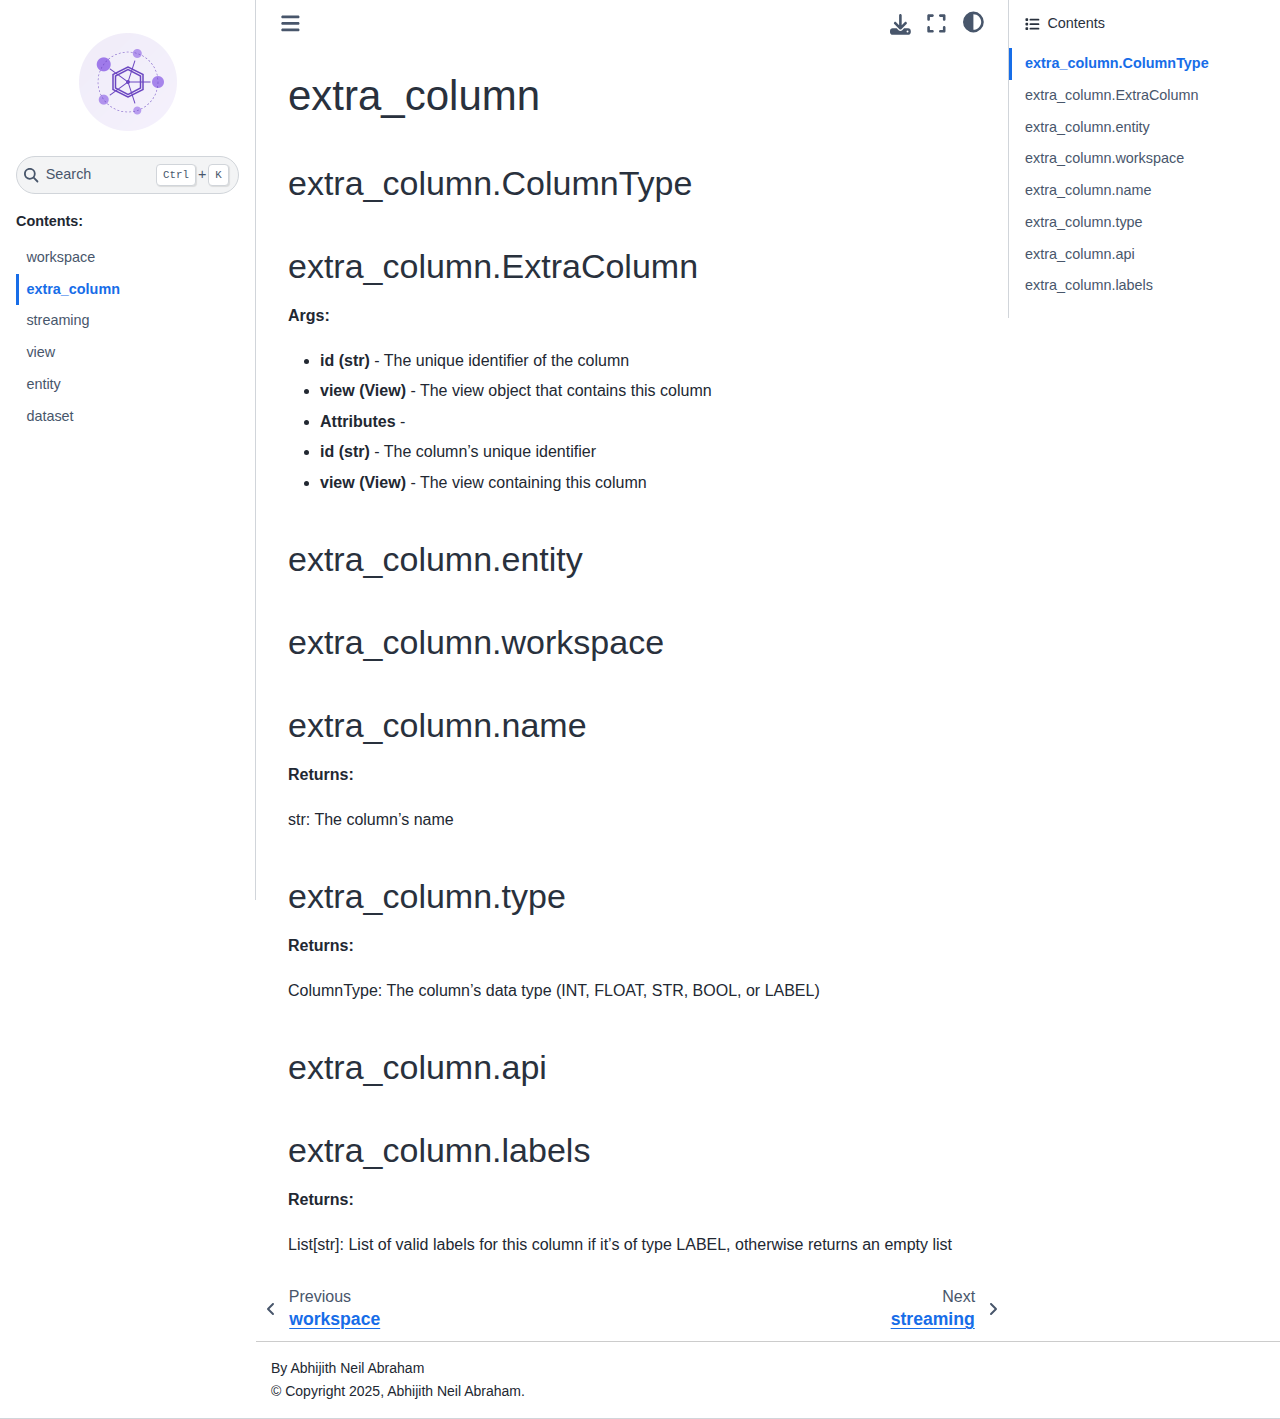
<file: extra_column.html>
<!DOCTYPE html>


<html lang="en" data-content_root="./" >

  <head>
    <meta charset="utf-8" />
    <meta name="viewport" content="width=device-width, initial-scale=1.0" /><meta name="viewport" content="width=device-width, initial-scale=1" />

    <title>extra_column &#8212; Datatune 0.0.2 documentation</title>
  
  
  
  <script data-cfasync="false">
    document.documentElement.dataset.mode = localStorage.getItem("mode") || "";
    document.documentElement.dataset.theme = localStorage.getItem("theme") || "";
  </script>
  <!--
    this give us a css class that will be invisible only if js is disabled
  -->
  <noscript>
    <style>
      .pst-js-only { display: none !important; }

    </style>
  </noscript>
  
  <!-- Loaded before other Sphinx assets -->
  <link href="_static/styles/theme.css?digest=8878045cc6db502f8baf" rel="stylesheet" />
<link href="_static/styles/pydata-sphinx-theme.css?digest=8878045cc6db502f8baf" rel="stylesheet" />

    <link rel="stylesheet" type="text/css" href="_static/pygments.css?v=8f2a1f02" />
    <link rel="stylesheet" type="text/css" href="_static/styles/sphinx-book-theme.css?v=a3416100" />
    <link rel="stylesheet" type="text/css" href="_static/sphinx-design.min.css?v=95c83b7e" />
    <link rel="stylesheet" type="text/css" href="_static/css/custom.css?v=2e0da054" />
  
  <!-- So that users can add custom icons -->
  <script src="_static/scripts/fontawesome.js?digest=8878045cc6db502f8baf"></script>
  <!-- Pre-loaded scripts that we'll load fully later -->
  <link rel="preload" as="script" href="_static/scripts/bootstrap.js?digest=8878045cc6db502f8baf" />
<link rel="preload" as="script" href="_static/scripts/pydata-sphinx-theme.js?digest=8878045cc6db502f8baf" />

    <script src="_static/documentation_options.js?v=f131489c"></script>
    <script src="_static/doctools.js?v=9bcbadda"></script>
    <script src="_static/sphinx_highlight.js?v=dc90522c"></script>
    <script src="_static/scripts/sphinx-book-theme.js?v=887ef09a"></script>
    <script src="_static/design-tabs.js?v=f930bc37"></script>
    <script>DOCUMENTATION_OPTIONS.pagename = 'extra_column';</script>
    <link rel="canonical" href="https://vitalops.github.io/datatune/extra_column.html" />
    <link rel="index" title="Index" href="genindex.html" />
    <link rel="search" title="Search" href="search.html" />
    <link rel="next" title="streaming" href="streaming.html" />
    <link rel="prev" title="workspace" href="workspace.html" />
  <meta name="viewport" content="width=device-width, initial-scale=1"/>
  <meta name="docsearch:language" content="en"/>
  <meta name="docsearch:version" content="" />
  </head>
  
  
  <body data-bs-spy="scroll" data-bs-target=".bd-toc-nav" data-offset="180" data-bs-root-margin="0px 0px -60%" data-default-mode="">

  
  
  <div id="pst-skip-link" class="skip-link d-print-none"><a href="#main-content">Skip to main content</a></div>
  
  <div id="pst-scroll-pixel-helper"></div>
  
  <button type="button" class="btn rounded-pill" id="pst-back-to-top">
    <i class="fa-solid fa-arrow-up"></i>Back to top</button>

  
  <dialog id="pst-search-dialog">
    
<form class="bd-search d-flex align-items-center"
      action="search.html"
      method="get">
  <i class="fa-solid fa-magnifying-glass"></i>
  <input type="search"
         class="form-control"
         name="q"
         placeholder="Search..."
         aria-label="Search..."
         autocomplete="off"
         autocorrect="off"
         autocapitalize="off"
         spellcheck="false"/>
  <span class="search-button__kbd-shortcut"><kbd class="kbd-shortcut__modifier">Ctrl</kbd>+<kbd>K</kbd></span>
</form>
  </dialog>

  <div class="pst-async-banner-revealer d-none">
  <aside id="bd-header-version-warning" class="d-none d-print-none" aria-label="Version warning"></aside>
</div>

  
    <header class="bd-header navbar navbar-expand-lg bd-navbar d-print-none">
    </header>
  

  <div class="bd-container">
    <div class="bd-container__inner bd-page-width">
      
      
      
      <dialog id="pst-primary-sidebar-modal"></dialog>
      <div id="pst-primary-sidebar" class="bd-sidebar-primary bd-sidebar">
        

  
  <div class="sidebar-header-items sidebar-primary__section">
    
    
    
    
  </div>
  
    <div class="sidebar-primary-items__start sidebar-primary__section">
        <div class="sidebar-primary-item">

  
    
  

<a class="navbar-brand logo" href="index.html">
  
  
  
  
  
    
    
      
    
    
    <img src="_static/datatune_logo.png" class="logo__image only-light" alt="Datatune 0.0.2 documentation - Home"/>
    <img src="_static/datatune_logo.png" class="logo__image only-dark pst-js-only" alt="Datatune 0.0.2 documentation - Home"/>
  
  
</a></div>
        <div class="sidebar-primary-item">

<button class="btn search-button-field search-button__button pst-js-only" title="Search" aria-label="Search" data-bs-placement="bottom" data-bs-toggle="tooltip">
 <i class="fa-solid fa-magnifying-glass"></i>
 <span class="search-button__default-text">Search</span>
 <span class="search-button__kbd-shortcut"><kbd class="kbd-shortcut__modifier">Ctrl</kbd>+<kbd class="kbd-shortcut__modifier">K</kbd></span>
</button></div>
        <div class="sidebar-primary-item"><nav class="bd-links bd-docs-nav" aria-label="Main">
    <div class="bd-toc-item navbar-nav active">
        <p aria-level="2" class="caption" role="heading"><span class="caption-text">Contents:</span></p>
<ul class="current nav bd-sidenav">
<li class="toctree-l1"><a class="reference internal" href="workspace.html">workspace</a></li>
<li class="toctree-l1 current active"><a class="current reference internal" href="#">extra_column</a></li>
<li class="toctree-l1"><a class="reference internal" href="streaming.html">streaming</a></li>
<li class="toctree-l1"><a class="reference internal" href="view.html">view</a></li>
<li class="toctree-l1"><a class="reference internal" href="entity.html">entity</a></li>
<li class="toctree-l1"><a class="reference internal" href="dataset.html">dataset</a></li>
</ul>

    </div>
</nav></div>
    </div>
  
  
  <div class="sidebar-primary-items__end sidebar-primary__section">
      <div class="sidebar-primary-item">
<div id="ethical-ad-placement"
      class="flat"
      data-ea-publisher="readthedocs"
      data-ea-type="readthedocs-sidebar"
      data-ea-manual="true">
</div></div>
  </div>


      </div>
      
      <main id="main-content" class="bd-main" role="main">
        
        

<div class="sbt-scroll-pixel-helper"></div>

          <div class="bd-content">
            <div class="bd-article-container">
              
              <div class="bd-header-article d-print-none">
<div class="header-article-items header-article__inner">
  
    <div class="header-article-items__start">
      
        <div class="header-article-item"><button class="sidebar-toggle primary-toggle btn btn-sm" title="Toggle primary sidebar" data-bs-placement="bottom" data-bs-toggle="tooltip">
  <span class="fa-solid fa-bars"></span>
</button></div>
      
    </div>
  
  
    <div class="header-article-items__end">
      
        <div class="header-article-item">

<div class="article-header-buttons">





<div class="dropdown dropdown-download-buttons">
  <button class="btn dropdown-toggle" type="button" data-bs-toggle="dropdown" aria-expanded="false" aria-label="Download this page">
    <i class="fas fa-download"></i>
  </button>
  <ul class="dropdown-menu">
      
      
      
      <li><a href="_sources/extra_column.md" target="_blank"
   class="btn btn-sm btn-download-source-button dropdown-item"
   title="Download source file"
   data-bs-placement="left" data-bs-toggle="tooltip"
>
  

<span class="btn__icon-container">
  <i class="fas fa-file"></i>
  </span>
<span class="btn__text-container">.md</span>
</a>
</li>
      
      
      
      
      <li>
<button onclick="window.print()"
  class="btn btn-sm btn-download-pdf-button dropdown-item"
  title="Print to PDF"
  data-bs-placement="left" data-bs-toggle="tooltip"
>
  

<span class="btn__icon-container">
  <i class="fas fa-file-pdf"></i>
  </span>
<span class="btn__text-container">.pdf</span>
</button>
</li>
      
  </ul>
</div>




<button onclick="toggleFullScreen()"
  class="btn btn-sm btn-fullscreen-button"
  title="Fullscreen mode"
  data-bs-placement="bottom" data-bs-toggle="tooltip"
>
  

<span class="btn__icon-container">
  <i class="fas fa-expand"></i>
  </span>

</button>



<button class="btn btn-sm nav-link pst-navbar-icon theme-switch-button pst-js-only" aria-label="Color mode" data-bs-title="Color mode"  data-bs-placement="bottom" data-bs-toggle="tooltip">
  <i class="theme-switch fa-solid fa-sun                fa-lg" data-mode="light" title="Light"></i>
  <i class="theme-switch fa-solid fa-moon               fa-lg" data-mode="dark"  title="Dark"></i>
  <i class="theme-switch fa-solid fa-circle-half-stroke fa-lg" data-mode="auto"  title="System Settings"></i>
</button>


<button class="btn btn-sm pst-navbar-icon search-button search-button__button pst-js-only" title="Search" aria-label="Search" data-bs-placement="bottom" data-bs-toggle="tooltip">
    <i class="fa-solid fa-magnifying-glass fa-lg"></i>
</button>
<button class="sidebar-toggle secondary-toggle btn btn-sm" title="Toggle secondary sidebar" data-bs-placement="bottom" data-bs-toggle="tooltip">
    <span class="fa-solid fa-list"></span>
</button>
</div></div>
      
    </div>
  
</div>
</div>
              
              

<div id="jb-print-docs-body" class="onlyprint">
    <h1>extra_column</h1>
    <!-- Table of contents -->
    <div id="print-main-content">
        <div id="jb-print-toc">
            
            <div>
                <h2> Contents </h2>
            </div>
            <nav aria-label="Page">
                <ul class="visible nav section-nav flex-column">
<li class="toc-h2 nav-item toc-entry"><a class="reference internal nav-link" href="#extra-column-columntype">extra_column.ColumnType</a></li>
<li class="toc-h2 nav-item toc-entry"><a class="reference internal nav-link" href="#extra-column-extracolumn">extra_column.ExtraColumn</a></li>
<li class="toc-h2 nav-item toc-entry"><a class="reference internal nav-link" href="#extra-column-entity">extra_column.entity</a></li>
<li class="toc-h2 nav-item toc-entry"><a class="reference internal nav-link" href="#extra-column-workspace">extra_column.workspace</a></li>
<li class="toc-h2 nav-item toc-entry"><a class="reference internal nav-link" href="#extra-column-name">extra_column.name</a></li>
<li class="toc-h2 nav-item toc-entry"><a class="reference internal nav-link" href="#extra-column-type">extra_column.type</a></li>
<li class="toc-h2 nav-item toc-entry"><a class="reference internal nav-link" href="#extra-column-api">extra_column.api</a></li>
<li class="toc-h2 nav-item toc-entry"><a class="reference internal nav-link" href="#extra-column-labels">extra_column.labels</a></li>
</ul>
            </nav>
        </div>
    </div>
</div>

              
                
<div id="searchbox"></div>
                <article class="bd-article">
                  
  <section id="extra-column">
<h1>extra_column<a class="headerlink" href="#extra-column" title="Link to this heading">#</a></h1>
<section id="extra-column-columntype">
<h2>extra_column.ColumnType<a class="headerlink" href="#extra-column-columntype" title="Link to this heading">#</a></h2>
</section>
<section id="extra-column-extracolumn">
<h2>extra_column.ExtraColumn<a class="headerlink" href="#extra-column-extracolumn" title="Link to this heading">#</a></h2>
<p><strong>Args:</strong></p>
<ul class="simple">
<li><p><strong>id (str)</strong> - The unique identifier of the column</p></li>
<li><p><strong>view (View)</strong> - The view object that contains this column</p></li>
<li><p><strong>Attributes</strong> -</p></li>
<li><p><strong>id (str)</strong> - The column’s unique identifier</p></li>
<li><p><strong>view (View)</strong> - The view containing this column</p></li>
</ul>
</section>
<section id="extra-column-entity">
<h2>extra_column.entity<a class="headerlink" href="#extra-column-entity" title="Link to this heading">#</a></h2>
</section>
<section id="extra-column-workspace">
<h2>extra_column.workspace<a class="headerlink" href="#extra-column-workspace" title="Link to this heading">#</a></h2>
</section>
<section id="extra-column-name">
<h2>extra_column.name<a class="headerlink" href="#extra-column-name" title="Link to this heading">#</a></h2>
<p><strong>Returns:</strong></p>
<p>str: The column’s name</p>
</section>
<section id="extra-column-type">
<h2>extra_column.type<a class="headerlink" href="#extra-column-type" title="Link to this heading">#</a></h2>
<p><strong>Returns:</strong></p>
<p>ColumnType: The column’s data type (INT, FLOAT, STR, BOOL, or LABEL)</p>
</section>
<section id="extra-column-api">
<h2>extra_column.api<a class="headerlink" href="#extra-column-api" title="Link to this heading">#</a></h2>
</section>
<section id="extra-column-labels">
<h2>extra_column.labels<a class="headerlink" href="#extra-column-labels" title="Link to this heading">#</a></h2>
<p><strong>Returns:</strong></p>
<p>List[str]: List of valid labels for this column if it’s of type LABEL,
otherwise returns an empty list</p>
</section>
</section>


                </article>
              

              
              
              
              
                <footer class="prev-next-footer d-print-none">
                  
<div class="prev-next-area">
    <a class="left-prev"
       href="workspace.html"
       title="previous page">
      <i class="fa-solid fa-angle-left"></i>
      <div class="prev-next-info">
        <p class="prev-next-subtitle">previous</p>
        <p class="prev-next-title">workspace</p>
      </div>
    </a>
    <a class="right-next"
       href="streaming.html"
       title="next page">
      <div class="prev-next-info">
        <p class="prev-next-subtitle">next</p>
        <p class="prev-next-title">streaming</p>
      </div>
      <i class="fa-solid fa-angle-right"></i>
    </a>
</div>
                </footer>
              
            </div>
            
            
              
                <dialog id="pst-secondary-sidebar-modal"></dialog>
                <div id="pst-secondary-sidebar" class="bd-sidebar-secondary bd-toc"><div class="sidebar-secondary-items sidebar-secondary__inner">


  <div class="sidebar-secondary-item">
  <div class="page-toc tocsection onthispage">
    <i class="fa-solid fa-list"></i> Contents
  </div>
  <nav class="bd-toc-nav page-toc">
    <ul class="visible nav section-nav flex-column">
<li class="toc-h2 nav-item toc-entry"><a class="reference internal nav-link" href="#extra-column-columntype">extra_column.ColumnType</a></li>
<li class="toc-h2 nav-item toc-entry"><a class="reference internal nav-link" href="#extra-column-extracolumn">extra_column.ExtraColumn</a></li>
<li class="toc-h2 nav-item toc-entry"><a class="reference internal nav-link" href="#extra-column-entity">extra_column.entity</a></li>
<li class="toc-h2 nav-item toc-entry"><a class="reference internal nav-link" href="#extra-column-workspace">extra_column.workspace</a></li>
<li class="toc-h2 nav-item toc-entry"><a class="reference internal nav-link" href="#extra-column-name">extra_column.name</a></li>
<li class="toc-h2 nav-item toc-entry"><a class="reference internal nav-link" href="#extra-column-type">extra_column.type</a></li>
<li class="toc-h2 nav-item toc-entry"><a class="reference internal nav-link" href="#extra-column-api">extra_column.api</a></li>
<li class="toc-h2 nav-item toc-entry"><a class="reference internal nav-link" href="#extra-column-labels">extra_column.labels</a></li>
</ul>
  </nav></div>

</div></div>
              
            
          </div>
          <footer class="bd-footer-content">
            
<div class="bd-footer-content__inner container">
  
  <div class="footer-item">
    
<p class="component-author">
By Abhijith Neil Abraham
</p>

  </div>
  
  <div class="footer-item">
    

  <p class="copyright">
    
      © Copyright 2025, Abhijith Neil Abraham.
      <br/>
    
  </p>

  </div>
  
  <div class="footer-item">
    
  </div>
  
  <div class="footer-item">
    
  </div>
  
</div>
          </footer>
        

      </main>
    </div>
  </div>
  
  <!-- Scripts loaded after <body> so the DOM is not blocked -->
  <script defer src="_static/scripts/bootstrap.js?digest=8878045cc6db502f8baf"></script>
<script defer src="_static/scripts/pydata-sphinx-theme.js?digest=8878045cc6db502f8baf"></script>

  <footer class="bd-footer">
  </footer>
  </body>
</html>
</file>
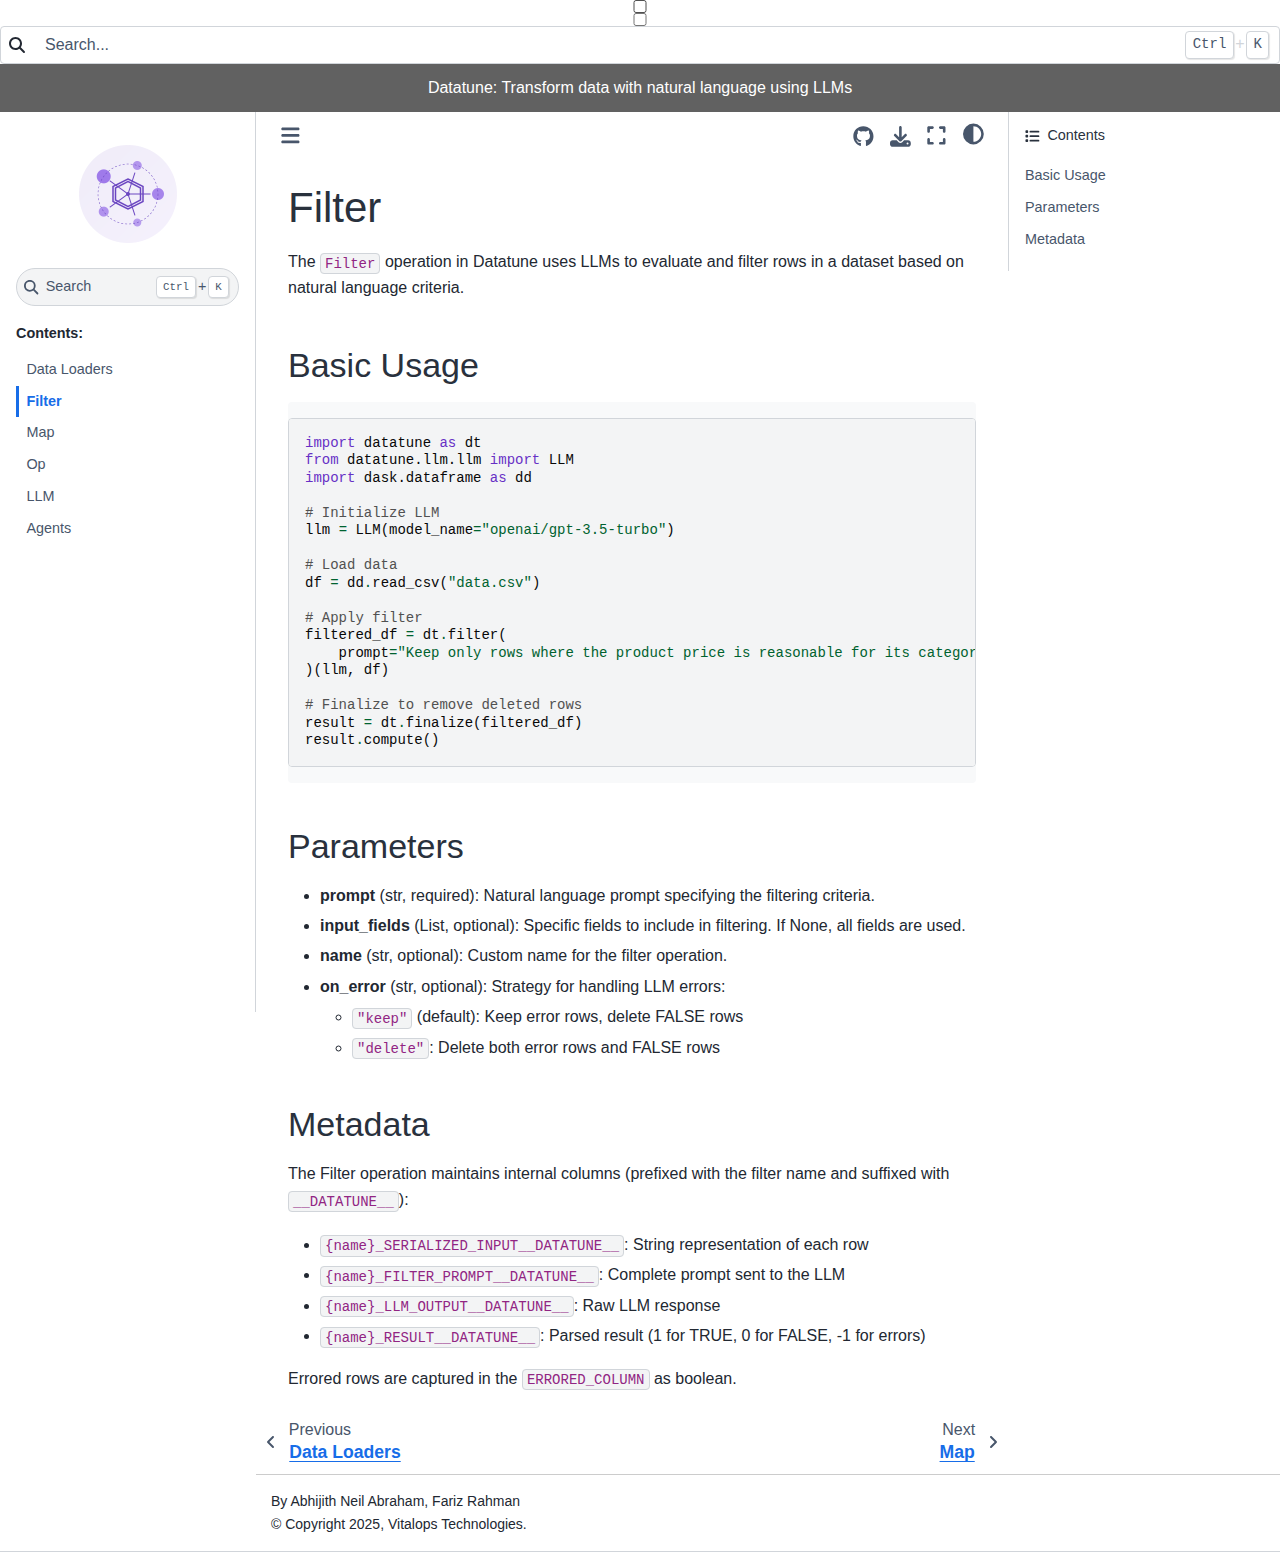
<file: Filter.html>
<!DOCTYPE html>


<html lang="en" data-content_root="./" >

  <head>
    <meta charset="utf-8" />
    <meta name="viewport" content="width=device-width, initial-scale=1.0" /><meta name="viewport" content="width=device-width, initial-scale=1" />

    <title>Filter &#8212; Datatune</title>
  
  
  
  <script data-cfasync="false">
    document.documentElement.dataset.mode = localStorage.getItem("mode") || "";
    document.documentElement.dataset.theme = localStorage.getItem("theme") || "";
  </script>
  
  <!-- Loaded before other Sphinx assets -->
  <link href="_static/styles/theme.css?digest=dfe6caa3a7d634c4db9b" rel="stylesheet" />
<link href="_static/styles/bootstrap.css?digest=dfe6caa3a7d634c4db9b" rel="stylesheet" />
<link href="_static/styles/pydata-sphinx-theme.css?digest=dfe6caa3a7d634c4db9b" rel="stylesheet" />

  
  <link href="_static/vendor/fontawesome/6.5.2/css/all.min.css?digest=dfe6caa3a7d634c4db9b" rel="stylesheet" />
  <link rel="preload" as="font" type="font/woff2" crossorigin href="_static/vendor/fontawesome/6.5.2/webfonts/fa-solid-900.woff2" />
<link rel="preload" as="font" type="font/woff2" crossorigin href="_static/vendor/fontawesome/6.5.2/webfonts/fa-brands-400.woff2" />
<link rel="preload" as="font" type="font/woff2" crossorigin href="_static/vendor/fontawesome/6.5.2/webfonts/fa-regular-400.woff2" />

    <link rel="stylesheet" type="text/css" href="_static/pygments.css?v=8f2a1f02" />
    <link rel="stylesheet" type="text/css" href="_static/styles/sphinx-book-theme.css?v=eba8b062" />
    <link rel="stylesheet" type="text/css" href="_static/sphinx-design.min.css?v=95c83b7e" />
    <link rel="stylesheet" type="text/css" href="_static/css/custom.css?v=2e0da054" />
  
  <!-- Pre-loaded scripts that we'll load fully later -->
  <link rel="preload" as="script" href="_static/scripts/bootstrap.js?digest=dfe6caa3a7d634c4db9b" />
<link rel="preload" as="script" href="_static/scripts/pydata-sphinx-theme.js?digest=dfe6caa3a7d634c4db9b" />
  <script src="_static/vendor/fontawesome/6.5.2/js/all.min.js?digest=dfe6caa3a7d634c4db9b"></script>

    <script src="_static/documentation_options.js?v=f131489c"></script>
    <script src="_static/doctools.js?v=9bcbadda"></script>
    <script src="_static/sphinx_highlight.js?v=dc90522c"></script>
    <script src="_static/scripts/sphinx-book-theme.js?v=887ef09a"></script>
    <script src="_static/design-tabs.js?v=f930bc37"></script>
    <script>DOCUMENTATION_OPTIONS.pagename = 'Filter';</script>
    <link rel="canonical" href="https://vitalops.github.io/datatune/Filter.html" />
    <link rel="icon" href="_static/datatune_logo.png"/>
    <link rel="index" title="Index" href="genindex.html" />
    <link rel="search" title="Search" href="search.html" />
    <link rel="next" title="Map" href="Map.html" />
    <link rel="prev" title="Data Loaders" href="DataLoaders.html" />
  <meta name="viewport" content="width=device-width, initial-scale=1"/>
  <meta name="docsearch:language" content="en"/>
  </head>
  
  
  <body data-bs-spy="scroll" data-bs-target=".bd-toc-nav" data-offset="180" data-bs-root-margin="0px 0px -60%" data-default-mode="">

  
  
  <div id="pst-skip-link" class="skip-link d-print-none"><a href="#main-content">Skip to main content</a></div>
  
  <div id="pst-scroll-pixel-helper"></div>
  
  <button type="button" class="btn rounded-pill" id="pst-back-to-top">
    <i class="fa-solid fa-arrow-up"></i>Back to top</button>

  
  <input type="checkbox"
          class="sidebar-toggle"
          id="pst-primary-sidebar-checkbox"/>
  <label class="overlay overlay-primary" for="pst-primary-sidebar-checkbox"></label>
  
  <input type="checkbox"
          class="sidebar-toggle"
          id="pst-secondary-sidebar-checkbox"/>
  <label class="overlay overlay-secondary" for="pst-secondary-sidebar-checkbox"></label>
  
  <div class="search-button__wrapper">
    <div class="search-button__overlay"></div>
    <div class="search-button__search-container">
<form class="bd-search d-flex align-items-center"
      action="search.html"
      method="get">
  <i class="fa-solid fa-magnifying-glass"></i>
  <input type="search"
         class="form-control"
         name="q"
         id="search-input"
         placeholder="Search..."
         aria-label="Search..."
         autocomplete="off"
         autocorrect="off"
         autocapitalize="off"
         spellcheck="false"/>
  <span class="search-button__kbd-shortcut"><kbd class="kbd-shortcut__modifier">Ctrl</kbd>+<kbd>K</kbd></span>
</form></div>
  </div>

  <div class="pst-async-banner-revealer d-none">
  <aside id="bd-header-version-warning" class="d-none d-print-none" aria-label="Version warning"></aside>
</div>
<aside class="bd-header-announcement" aria-label="Announcement">
  <div class="bd-header-announcement__content">Datatune: Transform data with natural language using LLMs</div>
</aside>

  
    <header class="bd-header navbar navbar-expand-lg bd-navbar d-print-none">
    </header>
  

  <div class="bd-container">
    <div class="bd-container__inner bd-page-width">
      
      
      
      <div class="bd-sidebar-primary bd-sidebar">
        

  
  <div class="sidebar-header-items sidebar-primary__section">
    
    
    
    
  </div>
  
    <div class="sidebar-primary-items__start sidebar-primary__section">
        <div class="sidebar-primary-item">

  
    
  

<a class="navbar-brand logo" href="index.html">
  
  
  
  
  
    
    
      
    
    
    <img src="_static/datatune_logo.png" class="logo__image only-light" alt="Datatune - Home"/>
    <script>document.write(`<img src="_static/datatune_logo.png" class="logo__image only-dark" alt="Datatune - Home"/>`);</script>
  
  
</a></div>
        <div class="sidebar-primary-item">

 <script>
 document.write(`
   <button class="btn search-button-field search-button__button" title="Search" aria-label="Search" data-bs-placement="bottom" data-bs-toggle="tooltip">
    <i class="fa-solid fa-magnifying-glass"></i>
    <span class="search-button__default-text">Search</span>
    <span class="search-button__kbd-shortcut"><kbd class="kbd-shortcut__modifier">Ctrl</kbd>+<kbd class="kbd-shortcut__modifier">K</kbd></span>
   </button>
 `);
 </script></div>
        <div class="sidebar-primary-item"><nav class="bd-links bd-docs-nav" aria-label="Main">
    <div class="bd-toc-item navbar-nav active">
        <p aria-level="2" class="caption" role="heading"><span class="caption-text">Contents:</span></p>
<ul class="current nav bd-sidenav">
<li class="toctree-l1"><a class="reference internal" href="DataLoaders.html">Data Loaders</a></li>
<li class="toctree-l1 current active"><a class="current reference internal" href="#">Filter</a></li>
<li class="toctree-l1"><a class="reference internal" href="Map.html">Map</a></li>
<li class="toctree-l1"><a class="reference internal" href="Op.html">Op</a></li>
<li class="toctree-l1"><a class="reference internal" href="LLM.html">LLM</a></li>
<li class="toctree-l1"><a class="reference internal" href="Agent.html">Agents</a></li>
</ul>

    </div>
</nav></div>
    </div>
  
  
  <div class="sidebar-primary-items__end sidebar-primary__section">
  </div>
  
  <div id="rtd-footer-container"></div>


      </div>
      
      <main id="main-content" class="bd-main" role="main">
        
        

<div class="sbt-scroll-pixel-helper"></div>

          <div class="bd-content">
            <div class="bd-article-container">
              
              <div class="bd-header-article d-print-none">
<div class="header-article-items header-article__inner">
  
    <div class="header-article-items__start">
      
        <div class="header-article-item"><button class="sidebar-toggle primary-toggle btn btn-sm" title="Toggle primary sidebar" data-bs-placement="bottom" data-bs-toggle="tooltip">
  <span class="fa-solid fa-bars"></span>
</button></div>
      
    </div>
  
  
    <div class="header-article-items__end">
      
        <div class="header-article-item">

<div class="article-header-buttons">





<div class="dropdown dropdown-source-buttons">
  <button class="btn dropdown-toggle" type="button" data-bs-toggle="dropdown" aria-expanded="false" aria-label="Source repositories">
    <i class="fab fa-github"></i>
  </button>
  <ul class="dropdown-menu">
      
      
      
      <li><a href="https://github.com/vitalops/datatune" target="_blank"
   class="btn btn-sm btn-source-repository-button dropdown-item"
   title="Source repository"
   data-bs-placement="left" data-bs-toggle="tooltip"
>
  

<span class="btn__icon-container">
  <i class="fab fa-github"></i>
  </span>
<span class="btn__text-container">Repository</span>
</a>
</li>
      
      
      
      
      <li><a href="https://github.com/vitalops/datatune/issues/new?title=Issue%20on%20page%20%2FFilter.html&body=Your%20issue%20content%20here." target="_blank"
   class="btn btn-sm btn-source-issues-button dropdown-item"
   title="Open an issue"
   data-bs-placement="left" data-bs-toggle="tooltip"
>
  

<span class="btn__icon-container">
  <i class="fas fa-lightbulb"></i>
  </span>
<span class="btn__text-container">Open issue</span>
</a>
</li>
      
  </ul>
</div>






<div class="dropdown dropdown-download-buttons">
  <button class="btn dropdown-toggle" type="button" data-bs-toggle="dropdown" aria-expanded="false" aria-label="Download this page">
    <i class="fas fa-download"></i>
  </button>
  <ul class="dropdown-menu">
      
      
      
      <li><a href="_sources/Filter.md" target="_blank"
   class="btn btn-sm btn-download-source-button dropdown-item"
   title="Download source file"
   data-bs-placement="left" data-bs-toggle="tooltip"
>
  

<span class="btn__icon-container">
  <i class="fas fa-file"></i>
  </span>
<span class="btn__text-container">.md</span>
</a>
</li>
      
      
      
      
      <li>
<button onclick="window.print()"
  class="btn btn-sm btn-download-pdf-button dropdown-item"
  title="Print to PDF"
  data-bs-placement="left" data-bs-toggle="tooltip"
>
  

<span class="btn__icon-container">
  <i class="fas fa-file-pdf"></i>
  </span>
<span class="btn__text-container">.pdf</span>
</button>
</li>
      
  </ul>
</div>




<button onclick="toggleFullScreen()"
  class="btn btn-sm btn-fullscreen-button"
  title="Fullscreen mode"
  data-bs-placement="bottom" data-bs-toggle="tooltip"
>
  

<span class="btn__icon-container">
  <i class="fas fa-expand"></i>
  </span>

</button>



<script>
document.write(`
  <button class="btn btn-sm nav-link pst-navbar-icon theme-switch-button" title="light/dark" aria-label="light/dark" data-bs-placement="bottom" data-bs-toggle="tooltip">
    <i class="theme-switch fa-solid fa-sun fa-lg" data-mode="light"></i>
    <i class="theme-switch fa-solid fa-moon fa-lg" data-mode="dark"></i>
    <i class="theme-switch fa-solid fa-circle-half-stroke fa-lg" data-mode="auto"></i>
  </button>
`);
</script>


<script>
document.write(`
  <button class="btn btn-sm pst-navbar-icon search-button search-button__button" title="Search" aria-label="Search" data-bs-placement="bottom" data-bs-toggle="tooltip">
    <i class="fa-solid fa-magnifying-glass fa-lg"></i>
  </button>
`);
</script>
<button class="sidebar-toggle secondary-toggle btn btn-sm" title="Toggle secondary sidebar" data-bs-placement="bottom" data-bs-toggle="tooltip">
    <span class="fa-solid fa-list"></span>
</button>
</div></div>
      
    </div>
  
</div>
</div>
              
              

<div id="jb-print-docs-body" class="onlyprint">
    <h1>Filter</h1>
    <!-- Table of contents -->
    <div id="print-main-content">
        <div id="jb-print-toc">
            
            <div>
                <h2> Contents </h2>
            </div>
            <nav aria-label="Page">
                <ul class="visible nav section-nav flex-column">
<li class="toc-h2 nav-item toc-entry"><a class="reference internal nav-link" href="#basic-usage">Basic Usage</a></li>
<li class="toc-h2 nav-item toc-entry"><a class="reference internal nav-link" href="#parameters">Parameters</a></li>
<li class="toc-h2 nav-item toc-entry"><a class="reference internal nav-link" href="#metadata">Metadata</a></li>
</ul>
            </nav>
        </div>
    </div>
</div>

              
                
<div id="searchbox"></div>
                <article class="bd-article">
                  
  <section class="tex2jax_ignore mathjax_ignore" id="filter">
<h1>Filter<a class="headerlink" href="#filter" title="Link to this heading">#</a></h1>
<p>The <code class="docutils literal notranslate"><span class="pre">Filter</span></code> operation in Datatune uses LLMs to evaluate and filter rows in a dataset based on natural language criteria.</p>
<section id="basic-usage">
<h2>Basic Usage<a class="headerlink" href="#basic-usage" title="Link to this heading">#</a></h2>
<div class="highlight-python notranslate"><div class="highlight"><pre><span></span><span class="kn">import</span><span class="w"> </span><span class="nn">datatune</span><span class="w"> </span><span class="k">as</span><span class="w"> </span><span class="nn">dt</span>
<span class="kn">from</span><span class="w"> </span><span class="nn">datatune.llm.llm</span><span class="w"> </span><span class="kn">import</span> <span class="n">LLM</span>
<span class="kn">import</span><span class="w"> </span><span class="nn">dask.dataframe</span><span class="w"> </span><span class="k">as</span><span class="w"> </span><span class="nn">dd</span>

<span class="c1"># Initialize LLM</span>
<span class="n">llm</span> <span class="o">=</span> <span class="n">LLM</span><span class="p">(</span><span class="n">model_name</span><span class="o">=</span><span class="s2">&quot;openai/gpt-3.5-turbo&quot;</span><span class="p">)</span>

<span class="c1"># Load data</span>
<span class="n">df</span> <span class="o">=</span> <span class="n">dd</span><span class="o">.</span><span class="n">read_csv</span><span class="p">(</span><span class="s2">&quot;data.csv&quot;</span><span class="p">)</span>

<span class="c1"># Apply filter</span>
<span class="n">filtered_df</span> <span class="o">=</span> <span class="n">dt</span><span class="o">.</span><span class="n">filter</span><span class="p">(</span>
    <span class="n">prompt</span><span class="o">=</span><span class="s2">&quot;Keep only rows where the product price is reasonable for its category&quot;</span>
<span class="p">)(</span><span class="n">llm</span><span class="p">,</span> <span class="n">df</span><span class="p">)</span>

<span class="c1"># Finalize to remove deleted rows</span>
<span class="n">result</span> <span class="o">=</span> <span class="n">dt</span><span class="o">.</span><span class="n">finalize</span><span class="p">(</span><span class="n">filtered_df</span><span class="p">)</span>
<span class="n">result</span><span class="o">.</span><span class="n">compute</span><span class="p">()</span>
</pre></div>
</div>
</section>
<section id="parameters">
<h2>Parameters<a class="headerlink" href="#parameters" title="Link to this heading">#</a></h2>
<ul class="simple">
<li><p><strong>prompt</strong> (str, required): Natural language prompt specifying the filtering criteria.</p></li>
<li><p><strong>input_fields</strong> (List, optional): Specific fields to include in filtering. If None, all fields are used.</p></li>
<li><p><strong>name</strong> (str, optional): Custom name for the filter operation.</p></li>
<li><p><strong>on_error</strong> (str, optional): Strategy for handling LLM errors:</p>
<ul>
<li><p><code class="docutils literal notranslate"><span class="pre">&quot;keep&quot;</span></code> (default): Keep error rows, delete FALSE rows</p></li>
<li><p><code class="docutils literal notranslate"><span class="pre">&quot;delete&quot;</span></code>: Delete both error rows and FALSE rows</p></li>
</ul>
</li>
</ul>
</section>
<section id="metadata">
<h2>Metadata<a class="headerlink" href="#metadata" title="Link to this heading">#</a></h2>
<p>The Filter operation maintains internal columns (prefixed with the filter name and suffixed with <code class="docutils literal notranslate"><span class="pre">__DATATUNE__</span></code>):</p>
<ul class="simple">
<li><p><code class="docutils literal notranslate"><span class="pre">{name}_SERIALIZED_INPUT__DATATUNE__</span></code>: String representation of each row</p></li>
<li><p><code class="docutils literal notranslate"><span class="pre">{name}_FILTER_PROMPT__DATATUNE__</span></code>: Complete prompt sent to the LLM</p></li>
<li><p><code class="docutils literal notranslate"><span class="pre">{name}_LLM_OUTPUT__DATATUNE__</span></code>: Raw LLM response</p></li>
<li><p><code class="docutils literal notranslate"><span class="pre">{name}_RESULT__DATATUNE__</span></code>: Parsed result (1 for TRUE, 0 for FALSE, -1 for errors)</p></li>
</ul>
<p>Errored rows are captured in the <code class="docutils literal notranslate"><span class="pre">ERRORED_COLUMN</span></code> as boolean.</p>
</section>
</section>


                </article>
              

              
              
              
              
                <footer class="prev-next-footer d-print-none">
                  
<div class="prev-next-area">
    <a class="left-prev"
       href="DataLoaders.html"
       title="previous page">
      <i class="fa-solid fa-angle-left"></i>
      <div class="prev-next-info">
        <p class="prev-next-subtitle">previous</p>
        <p class="prev-next-title">Data Loaders</p>
      </div>
    </a>
    <a class="right-next"
       href="Map.html"
       title="next page">
      <div class="prev-next-info">
        <p class="prev-next-subtitle">next</p>
        <p class="prev-next-title">Map</p>
      </div>
      <i class="fa-solid fa-angle-right"></i>
    </a>
</div>
                </footer>
              
            </div>
            
            
              
                <div class="bd-sidebar-secondary bd-toc"><div class="sidebar-secondary-items sidebar-secondary__inner">


  <div class="sidebar-secondary-item">
  <div class="page-toc tocsection onthispage">
    <i class="fa-solid fa-list"></i> Contents
  </div>
  <nav class="bd-toc-nav page-toc">
    <ul class="visible nav section-nav flex-column">
<li class="toc-h2 nav-item toc-entry"><a class="reference internal nav-link" href="#basic-usage">Basic Usage</a></li>
<li class="toc-h2 nav-item toc-entry"><a class="reference internal nav-link" href="#parameters">Parameters</a></li>
<li class="toc-h2 nav-item toc-entry"><a class="reference internal nav-link" href="#metadata">Metadata</a></li>
</ul>
  </nav></div>

</div></div>
              
            
          </div>
          <footer class="bd-footer-content">
            
<div class="bd-footer-content__inner container">
  
  <div class="footer-item">
    
<p class="component-author">
By Abhijith Neil Abraham, Fariz Rahman
</p>

  </div>
  
  <div class="footer-item">
    

  <p class="copyright">
    
      © Copyright 2025, Vitalops Technologies.
      <br/>
    
  </p>

  </div>
  
  <div class="footer-item">
    
  </div>
  
  <div class="footer-item">
    
  </div>
  
</div>
          </footer>
        

      </main>
    </div>
  </div>
  
  <!-- Scripts loaded after <body> so the DOM is not blocked -->
  <script src="_static/scripts/bootstrap.js?digest=dfe6caa3a7d634c4db9b"></script>
<script src="_static/scripts/pydata-sphinx-theme.js?digest=dfe6caa3a7d634c4db9b"></script>

  <footer class="bd-footer">
  </footer>
  </body>
</html>
</file>
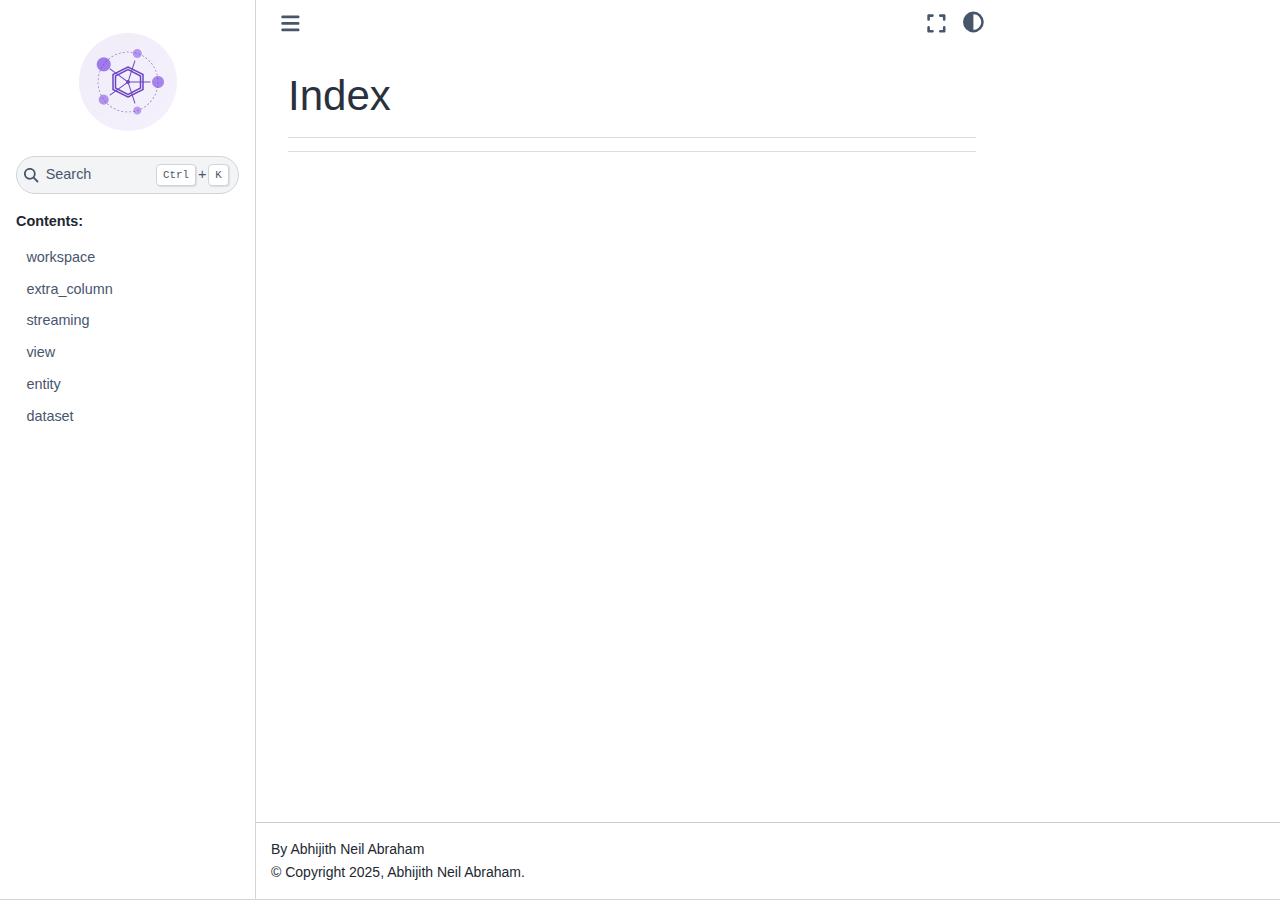
<file: genindex.html>
<!DOCTYPE html>


<html lang="en" data-content_root="./" >

  <head>
    <meta charset="utf-8" />
    <meta name="viewport" content="width=device-width, initial-scale=1.0" />
    <title>Index &#8212; Datatune 0.0.2 documentation</title>
  
  
  
  <script data-cfasync="false">
    document.documentElement.dataset.mode = localStorage.getItem("mode") || "";
    document.documentElement.dataset.theme = localStorage.getItem("theme") || "";
  </script>
  <!--
    this give us a css class that will be invisible only if js is disabled
  -->
  <noscript>
    <style>
      .pst-js-only { display: none !important; }

    </style>
  </noscript>
  
  <!-- Loaded before other Sphinx assets -->
  <link href="_static/styles/theme.css?digest=8878045cc6db502f8baf" rel="stylesheet" />
<link href="_static/styles/pydata-sphinx-theme.css?digest=8878045cc6db502f8baf" rel="stylesheet" />

    <link rel="stylesheet" type="text/css" href="_static/pygments.css?v=8f2a1f02" />
    <link rel="stylesheet" type="text/css" href="_static/styles/sphinx-book-theme.css?v=a3416100" />
    <link rel="stylesheet" type="text/css" href="_static/sphinx-design.min.css?v=95c83b7e" />
    <link rel="stylesheet" type="text/css" href="_static/css/custom.css?v=2e0da054" />
  
  <!-- So that users can add custom icons -->
  <script src="_static/scripts/fontawesome.js?digest=8878045cc6db502f8baf"></script>
  <!-- Pre-loaded scripts that we'll load fully later -->
  <link rel="preload" as="script" href="_static/scripts/bootstrap.js?digest=8878045cc6db502f8baf" />
<link rel="preload" as="script" href="_static/scripts/pydata-sphinx-theme.js?digest=8878045cc6db502f8baf" />

    <script src="_static/documentation_options.js?v=f131489c"></script>
    <script src="_static/doctools.js?v=9bcbadda"></script>
    <script src="_static/sphinx_highlight.js?v=dc90522c"></script>
    <script src="_static/scripts/sphinx-book-theme.js?v=887ef09a"></script>
    <script src="_static/design-tabs.js?v=f930bc37"></script>
    <script>DOCUMENTATION_OPTIONS.pagename = 'genindex';</script>
    <link rel="canonical" href="https://vitalops.github.io/datatune/genindex.html" />
    <link rel="index" title="Index" href="#" />
    <link rel="search" title="Search" href="search.html" />
  <meta name="viewport" content="width=device-width, initial-scale=1"/>
  <meta name="docsearch:language" content="en"/>
  <meta name="docsearch:version" content="" />
  </head>
  
  
  <body data-bs-spy="scroll" data-bs-target=".bd-toc-nav" data-offset="180" data-bs-root-margin="0px 0px -60%" data-default-mode="">

  
  
  <div id="pst-skip-link" class="skip-link d-print-none"><a href="#main-content">Skip to main content</a></div>
  
  <div id="pst-scroll-pixel-helper"></div>
  
  <button type="button" class="btn rounded-pill" id="pst-back-to-top">
    <i class="fa-solid fa-arrow-up"></i>Back to top</button>

  
  <dialog id="pst-search-dialog">
    
<form class="bd-search d-flex align-items-center"
      action="search.html"
      method="get">
  <i class="fa-solid fa-magnifying-glass"></i>
  <input type="search"
         class="form-control"
         name="q"
         placeholder="Search..."
         aria-label="Search..."
         autocomplete="off"
         autocorrect="off"
         autocapitalize="off"
         spellcheck="false"/>
  <span class="search-button__kbd-shortcut"><kbd class="kbd-shortcut__modifier">Ctrl</kbd>+<kbd>K</kbd></span>
</form>
  </dialog>

  <div class="pst-async-banner-revealer d-none">
  <aside id="bd-header-version-warning" class="d-none d-print-none" aria-label="Version warning"></aside>
</div>

  
    <header class="bd-header navbar navbar-expand-lg bd-navbar d-print-none">
    </header>
  

  <div class="bd-container">
    <div class="bd-container__inner bd-page-width">
      
      
      
        
      
      <dialog id="pst-primary-sidebar-modal"></dialog>
      <div id="pst-primary-sidebar" class="bd-sidebar-primary bd-sidebar">
        

  
  <div class="sidebar-header-items sidebar-primary__section">
    
    
    
    
  </div>
  
    <div class="sidebar-primary-items__start sidebar-primary__section">
        <div class="sidebar-primary-item">

  
    
  

<a class="navbar-brand logo" href="index.html">
  
  
  
  
  
    
    
      
    
    
    <img src="_static/datatune_logo.png" class="logo__image only-light" alt="Datatune 0.0.2 documentation - Home"/>
    <img src="_static/datatune_logo.png" class="logo__image only-dark pst-js-only" alt="Datatune 0.0.2 documentation - Home"/>
  
  
</a></div>
        <div class="sidebar-primary-item">

<button class="btn search-button-field search-button__button pst-js-only" title="Search" aria-label="Search" data-bs-placement="bottom" data-bs-toggle="tooltip">
 <i class="fa-solid fa-magnifying-glass"></i>
 <span class="search-button__default-text">Search</span>
 <span class="search-button__kbd-shortcut"><kbd class="kbd-shortcut__modifier">Ctrl</kbd>+<kbd class="kbd-shortcut__modifier">K</kbd></span>
</button></div>
        <div class="sidebar-primary-item"><nav class="bd-links bd-docs-nav" aria-label="Main">
    <div class="bd-toc-item navbar-nav active">
        <p aria-level="2" class="caption" role="heading"><span class="caption-text">Contents:</span></p>
<ul class="nav bd-sidenav">
<li class="toctree-l1"><a class="reference internal" href="workspace.html">workspace</a></li>
<li class="toctree-l1"><a class="reference internal" href="extra_column.html">extra_column</a></li>
<li class="toctree-l1"><a class="reference internal" href="streaming.html">streaming</a></li>
<li class="toctree-l1"><a class="reference internal" href="view.html">view</a></li>
<li class="toctree-l1"><a class="reference internal" href="entity.html">entity</a></li>
<li class="toctree-l1"><a class="reference internal" href="dataset.html">dataset</a></li>
</ul>

    </div>
</nav></div>
    </div>
  
  
  <div class="sidebar-primary-items__end sidebar-primary__section">
      <div class="sidebar-primary-item">
<div id="ethical-ad-placement"
      class="flat"
      data-ea-publisher="readthedocs"
      data-ea-type="readthedocs-sidebar"
      data-ea-manual="true">
</div></div>
  </div>


      </div>
      
      <main id="main-content" class="bd-main" role="main">
        
        

<div class="sbt-scroll-pixel-helper"></div>

          <div class="bd-content">
            <div class="bd-article-container">
              
              <div class="bd-header-article d-print-none">
<div class="header-article-items header-article__inner">
  
    <div class="header-article-items__start">
      
        <div class="header-article-item"><button class="sidebar-toggle primary-toggle btn btn-sm" title="Toggle primary sidebar" data-bs-placement="bottom" data-bs-toggle="tooltip">
  <span class="fa-solid fa-bars"></span>
</button></div>
      
    </div>
  
  
    <div class="header-article-items__end">
      
        <div class="header-article-item">

<div class="article-header-buttons">



<button onclick="toggleFullScreen()"
  class="btn btn-sm btn-fullscreen-button"
  title="Fullscreen mode"
  data-bs-placement="bottom" data-bs-toggle="tooltip"
>
  

<span class="btn__icon-container">
  <i class="fas fa-expand"></i>
  </span>

</button>



<button class="btn btn-sm nav-link pst-navbar-icon theme-switch-button pst-js-only" aria-label="Color mode" data-bs-title="Color mode"  data-bs-placement="bottom" data-bs-toggle="tooltip">
  <i class="theme-switch fa-solid fa-sun                fa-lg" data-mode="light" title="Light"></i>
  <i class="theme-switch fa-solid fa-moon               fa-lg" data-mode="dark"  title="Dark"></i>
  <i class="theme-switch fa-solid fa-circle-half-stroke fa-lg" data-mode="auto"  title="System Settings"></i>
</button>


<button class="btn btn-sm pst-navbar-icon search-button search-button__button pst-js-only" title="Search" aria-label="Search" data-bs-placement="bottom" data-bs-toggle="tooltip">
    <i class="fa-solid fa-magnifying-glass fa-lg"></i>
</button>

</div></div>
      
    </div>
  
</div>
</div>
              
              

<div id="jb-print-docs-body" class="onlyprint">
    <h1></h1>
    <!-- Table of contents -->
    <div id="print-main-content">
        <div id="jb-print-toc">
            
        </div>
    </div>
</div>

              
                
<div id="searchbox"></div>
                <article class="bd-article">
                  

<h1 id="index">Index</h1>

<div class="genindex-jumpbox">
 
</div>


                </article>
              

              
              
              
              
                <footer class="prev-next-footer d-print-none">
                  
<div class="prev-next-area">
</div>
                </footer>
              
            </div>
            
            
              
            
          </div>
          <footer class="bd-footer-content">
            
<div class="bd-footer-content__inner container">
  
  <div class="footer-item">
    
<p class="component-author">
By Abhijith Neil Abraham
</p>

  </div>
  
  <div class="footer-item">
    

  <p class="copyright">
    
      © Copyright 2025, Abhijith Neil Abraham.
      <br/>
    
  </p>

  </div>
  
  <div class="footer-item">
    
  </div>
  
  <div class="footer-item">
    
  </div>
  
</div>
          </footer>
        

      </main>
    </div>
  </div>
  
  <!-- Scripts loaded after <body> so the DOM is not blocked -->
  <script defer src="_static/scripts/bootstrap.js?digest=8878045cc6db502f8baf"></script>
<script defer src="_static/scripts/pydata-sphinx-theme.js?digest=8878045cc6db502f8baf"></script>

  <footer class="bd-footer">
  </footer>
  </body>
</html>
</file>
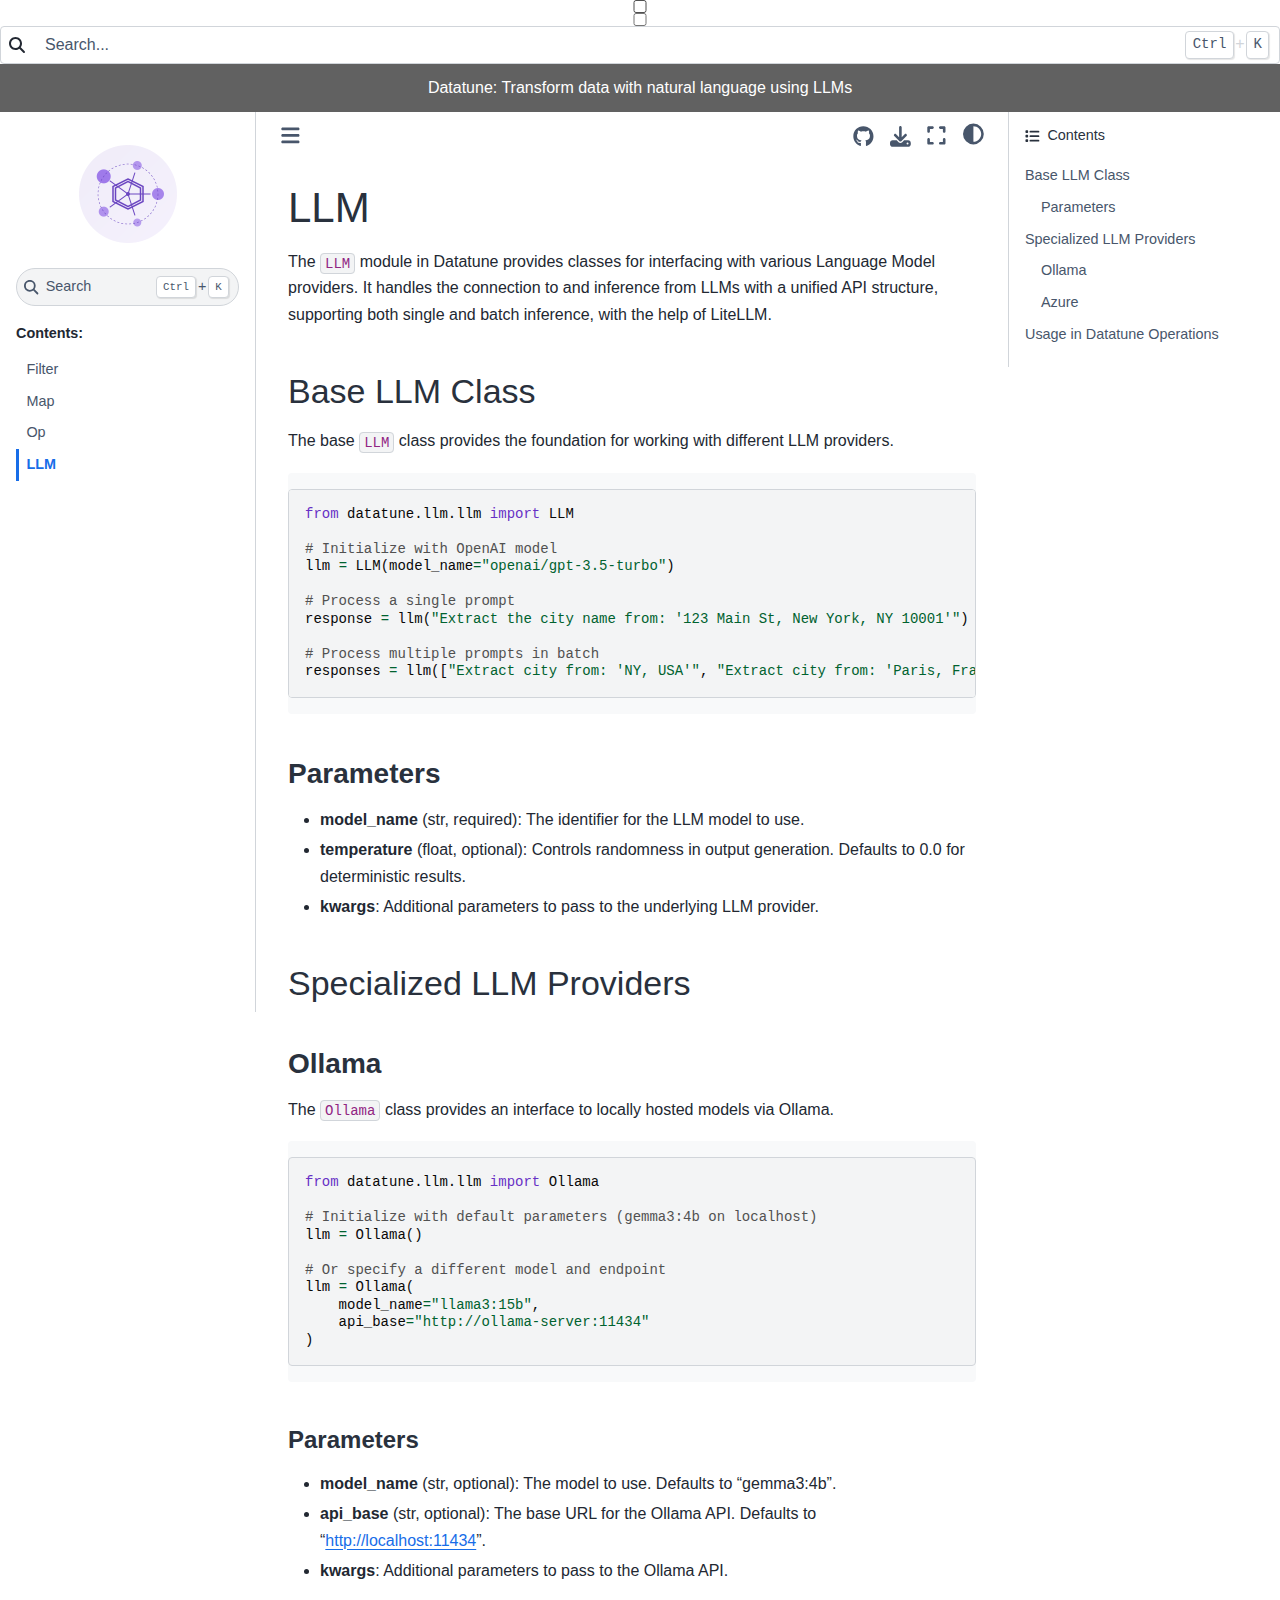
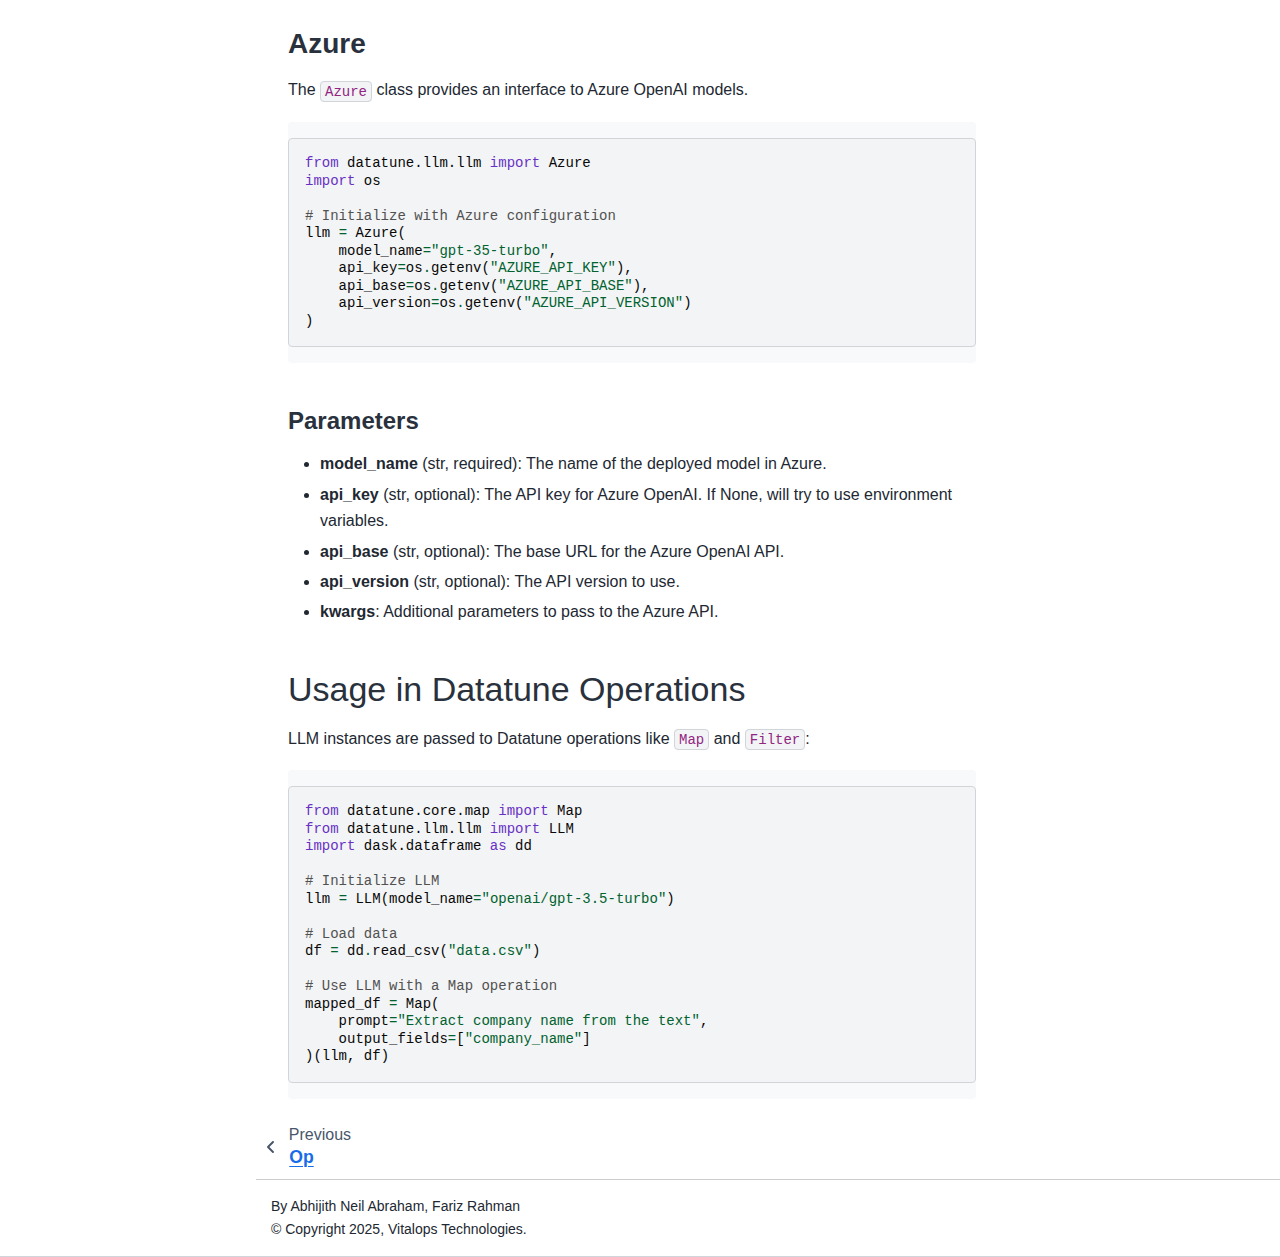
<file: LLM.html>
<!DOCTYPE html>


<html lang="en" data-content_root="./" >

  <head>
    <meta charset="utf-8" />
    <meta name="viewport" content="width=device-width, initial-scale=1.0" /><meta name="viewport" content="width=device-width, initial-scale=1" />

    <title>LLM &#8212; Datatune</title>
  
  
  
  <script data-cfasync="false">
    document.documentElement.dataset.mode = localStorage.getItem("mode") || "";
    document.documentElement.dataset.theme = localStorage.getItem("theme") || "";
  </script>
  
  <!-- Loaded before other Sphinx assets -->
  <link href="_static/styles/theme.css?digest=dfe6caa3a7d634c4db9b" rel="stylesheet" />
<link href="_static/styles/bootstrap.css?digest=dfe6caa3a7d634c4db9b" rel="stylesheet" />
<link href="_static/styles/pydata-sphinx-theme.css?digest=dfe6caa3a7d634c4db9b" rel="stylesheet" />

  
  <link href="_static/vendor/fontawesome/6.5.2/css/all.min.css?digest=dfe6caa3a7d634c4db9b" rel="stylesheet" />
  <link rel="preload" as="font" type="font/woff2" crossorigin href="_static/vendor/fontawesome/6.5.2/webfonts/fa-solid-900.woff2" />
<link rel="preload" as="font" type="font/woff2" crossorigin href="_static/vendor/fontawesome/6.5.2/webfonts/fa-brands-400.woff2" />
<link rel="preload" as="font" type="font/woff2" crossorigin href="_static/vendor/fontawesome/6.5.2/webfonts/fa-regular-400.woff2" />

    <link rel="stylesheet" type="text/css" href="_static/pygments.css?v=8f2a1f02" />
    <link rel="stylesheet" type="text/css" href="_static/styles/sphinx-book-theme.css?v=eba8b062" />
    <link rel="stylesheet" type="text/css" href="_static/sphinx-design.min.css?v=95c83b7e" />
    <link rel="stylesheet" type="text/css" href="_static/css/custom.css?v=2e0da054" />
  
  <!-- Pre-loaded scripts that we'll load fully later -->
  <link rel="preload" as="script" href="_static/scripts/bootstrap.js?digest=dfe6caa3a7d634c4db9b" />
<link rel="preload" as="script" href="_static/scripts/pydata-sphinx-theme.js?digest=dfe6caa3a7d634c4db9b" />
  <script src="_static/vendor/fontawesome/6.5.2/js/all.min.js?digest=dfe6caa3a7d634c4db9b"></script>

    <script src="_static/documentation_options.js?v=f131489c"></script>
    <script src="_static/doctools.js?v=9bcbadda"></script>
    <script src="_static/sphinx_highlight.js?v=dc90522c"></script>
    <script src="_static/scripts/sphinx-book-theme.js?v=887ef09a"></script>
    <script src="_static/design-tabs.js?v=f930bc37"></script>
    <script>DOCUMENTATION_OPTIONS.pagename = 'LLM';</script>
    <link rel="canonical" href="https://vitalops.github.io/datatune/LLM.html" />
    <link rel="icon" href="_static/datatune_logo.png"/>
    <link rel="index" title="Index" href="genindex.html" />
    <link rel="search" title="Search" href="search.html" />
    <link rel="prev" title="Op" href="Op.html" />
  <meta name="viewport" content="width=device-width, initial-scale=1"/>
  <meta name="docsearch:language" content="en"/>
  </head>
  
  
  <body data-bs-spy="scroll" data-bs-target=".bd-toc-nav" data-offset="180" data-bs-root-margin="0px 0px -60%" data-default-mode="">

  
  
  <div id="pst-skip-link" class="skip-link d-print-none"><a href="#main-content">Skip to main content</a></div>
  
  <div id="pst-scroll-pixel-helper"></div>
  
  <button type="button" class="btn rounded-pill" id="pst-back-to-top">
    <i class="fa-solid fa-arrow-up"></i>Back to top</button>

  
  <input type="checkbox"
          class="sidebar-toggle"
          id="pst-primary-sidebar-checkbox"/>
  <label class="overlay overlay-primary" for="pst-primary-sidebar-checkbox"></label>
  
  <input type="checkbox"
          class="sidebar-toggle"
          id="pst-secondary-sidebar-checkbox"/>
  <label class="overlay overlay-secondary" for="pst-secondary-sidebar-checkbox"></label>
  
  <div class="search-button__wrapper">
    <div class="search-button__overlay"></div>
    <div class="search-button__search-container">
<form class="bd-search d-flex align-items-center"
      action="search.html"
      method="get">
  <i class="fa-solid fa-magnifying-glass"></i>
  <input type="search"
         class="form-control"
         name="q"
         id="search-input"
         placeholder="Search..."
         aria-label="Search..."
         autocomplete="off"
         autocorrect="off"
         autocapitalize="off"
         spellcheck="false"/>
  <span class="search-button__kbd-shortcut"><kbd class="kbd-shortcut__modifier">Ctrl</kbd>+<kbd>K</kbd></span>
</form></div>
  </div>

  <div class="pst-async-banner-revealer d-none">
  <aside id="bd-header-version-warning" class="d-none d-print-none" aria-label="Version warning"></aside>
</div>
<aside class="bd-header-announcement" aria-label="Announcement">
  <div class="bd-header-announcement__content">Datatune: Transform data with natural language using LLMs</div>
</aside>

  
    <header class="bd-header navbar navbar-expand-lg bd-navbar d-print-none">
    </header>
  

  <div class="bd-container">
    <div class="bd-container__inner bd-page-width">
      
      
      
      <div class="bd-sidebar-primary bd-sidebar">
        

  
  <div class="sidebar-header-items sidebar-primary__section">
    
    
    
    
  </div>
  
    <div class="sidebar-primary-items__start sidebar-primary__section">
        <div class="sidebar-primary-item">

  
    
  

<a class="navbar-brand logo" href="index.html">
  
  
  
  
  
    
    
      
    
    
    <img src="_static/datatune_logo.png" class="logo__image only-light" alt="Datatune - Home"/>
    <script>document.write(`<img src="_static/datatune_logo.png" class="logo__image only-dark" alt="Datatune - Home"/>`);</script>
  
  
</a></div>
        <div class="sidebar-primary-item">

 <script>
 document.write(`
   <button class="btn search-button-field search-button__button" title="Search" aria-label="Search" data-bs-placement="bottom" data-bs-toggle="tooltip">
    <i class="fa-solid fa-magnifying-glass"></i>
    <span class="search-button__default-text">Search</span>
    <span class="search-button__kbd-shortcut"><kbd class="kbd-shortcut__modifier">Ctrl</kbd>+<kbd class="kbd-shortcut__modifier">K</kbd></span>
   </button>
 `);
 </script></div>
        <div class="sidebar-primary-item"><nav class="bd-links bd-docs-nav" aria-label="Main">
    <div class="bd-toc-item navbar-nav active">
        <p aria-level="2" class="caption" role="heading"><span class="caption-text">Contents:</span></p>
<ul class="current nav bd-sidenav">
<li class="toctree-l1"><a class="reference internal" href="Filter.html">Filter</a></li>
<li class="toctree-l1"><a class="reference internal" href="Map.html">Map</a></li>
<li class="toctree-l1"><a class="reference internal" href="Op.html">Op</a></li>
<li class="toctree-l1 current active"><a class="current reference internal" href="#">LLM</a></li>
</ul>

    </div>
</nav></div>
    </div>
  
  
  <div class="sidebar-primary-items__end sidebar-primary__section">
  </div>
  
  <div id="rtd-footer-container"></div>


      </div>
      
      <main id="main-content" class="bd-main" role="main">
        
        

<div class="sbt-scroll-pixel-helper"></div>

          <div class="bd-content">
            <div class="bd-article-container">
              
              <div class="bd-header-article d-print-none">
<div class="header-article-items header-article__inner">
  
    <div class="header-article-items__start">
      
        <div class="header-article-item"><button class="sidebar-toggle primary-toggle btn btn-sm" title="Toggle primary sidebar" data-bs-placement="bottom" data-bs-toggle="tooltip">
  <span class="fa-solid fa-bars"></span>
</button></div>
      
    </div>
  
  
    <div class="header-article-items__end">
      
        <div class="header-article-item">

<div class="article-header-buttons">





<div class="dropdown dropdown-source-buttons">
  <button class="btn dropdown-toggle" type="button" data-bs-toggle="dropdown" aria-expanded="false" aria-label="Source repositories">
    <i class="fab fa-github"></i>
  </button>
  <ul class="dropdown-menu">
      
      
      
      <li><a href="https://github.com/vitalops/datatune" target="_blank"
   class="btn btn-sm btn-source-repository-button dropdown-item"
   title="Source repository"
   data-bs-placement="left" data-bs-toggle="tooltip"
>
  

<span class="btn__icon-container">
  <i class="fab fa-github"></i>
  </span>
<span class="btn__text-container">Repository</span>
</a>
</li>
      
      
      
      
      <li><a href="https://github.com/vitalops/datatune/issues/new?title=Issue%20on%20page%20%2FLLM.html&body=Your%20issue%20content%20here." target="_blank"
   class="btn btn-sm btn-source-issues-button dropdown-item"
   title="Open an issue"
   data-bs-placement="left" data-bs-toggle="tooltip"
>
  

<span class="btn__icon-container">
  <i class="fas fa-lightbulb"></i>
  </span>
<span class="btn__text-container">Open issue</span>
</a>
</li>
      
  </ul>
</div>






<div class="dropdown dropdown-download-buttons">
  <button class="btn dropdown-toggle" type="button" data-bs-toggle="dropdown" aria-expanded="false" aria-label="Download this page">
    <i class="fas fa-download"></i>
  </button>
  <ul class="dropdown-menu">
      
      
      
      <li><a href="_sources/LLM.md" target="_blank"
   class="btn btn-sm btn-download-source-button dropdown-item"
   title="Download source file"
   data-bs-placement="left" data-bs-toggle="tooltip"
>
  

<span class="btn__icon-container">
  <i class="fas fa-file"></i>
  </span>
<span class="btn__text-container">.md</span>
</a>
</li>
      
      
      
      
      <li>
<button onclick="window.print()"
  class="btn btn-sm btn-download-pdf-button dropdown-item"
  title="Print to PDF"
  data-bs-placement="left" data-bs-toggle="tooltip"
>
  

<span class="btn__icon-container">
  <i class="fas fa-file-pdf"></i>
  </span>
<span class="btn__text-container">.pdf</span>
</button>
</li>
      
  </ul>
</div>




<button onclick="toggleFullScreen()"
  class="btn btn-sm btn-fullscreen-button"
  title="Fullscreen mode"
  data-bs-placement="bottom" data-bs-toggle="tooltip"
>
  

<span class="btn__icon-container">
  <i class="fas fa-expand"></i>
  </span>

</button>



<script>
document.write(`
  <button class="btn btn-sm nav-link pst-navbar-icon theme-switch-button" title="light/dark" aria-label="light/dark" data-bs-placement="bottom" data-bs-toggle="tooltip">
    <i class="theme-switch fa-solid fa-sun fa-lg" data-mode="light"></i>
    <i class="theme-switch fa-solid fa-moon fa-lg" data-mode="dark"></i>
    <i class="theme-switch fa-solid fa-circle-half-stroke fa-lg" data-mode="auto"></i>
  </button>
`);
</script>


<script>
document.write(`
  <button class="btn btn-sm pst-navbar-icon search-button search-button__button" title="Search" aria-label="Search" data-bs-placement="bottom" data-bs-toggle="tooltip">
    <i class="fa-solid fa-magnifying-glass fa-lg"></i>
  </button>
`);
</script>
<button class="sidebar-toggle secondary-toggle btn btn-sm" title="Toggle secondary sidebar" data-bs-placement="bottom" data-bs-toggle="tooltip">
    <span class="fa-solid fa-list"></span>
</button>
</div></div>
      
    </div>
  
</div>
</div>
              
              

<div id="jb-print-docs-body" class="onlyprint">
    <h1>LLM</h1>
    <!-- Table of contents -->
    <div id="print-main-content">
        <div id="jb-print-toc">
            
            <div>
                <h2> Contents </h2>
            </div>
            <nav aria-label="Page">
                <ul class="visible nav section-nav flex-column">
<li class="toc-h2 nav-item toc-entry"><a class="reference internal nav-link" href="#base-llm-class">Base LLM Class</a><ul class="visible nav section-nav flex-column">
<li class="toc-h3 nav-item toc-entry"><a class="reference internal nav-link" href="#parameters">Parameters</a></li>
</ul>
</li>
<li class="toc-h2 nav-item toc-entry"><a class="reference internal nav-link" href="#specialized-llm-providers">Specialized LLM Providers</a><ul class="visible nav section-nav flex-column">
<li class="toc-h3 nav-item toc-entry"><a class="reference internal nav-link" href="#ollama">Ollama</a><ul class="nav section-nav flex-column">
<li class="toc-h4 nav-item toc-entry"><a class="reference internal nav-link" href="#id1">Parameters</a></li>
</ul>
</li>
<li class="toc-h3 nav-item toc-entry"><a class="reference internal nav-link" href="#azure">Azure</a><ul class="nav section-nav flex-column">
<li class="toc-h4 nav-item toc-entry"><a class="reference internal nav-link" href="#id2">Parameters</a></li>
</ul>
</li>
</ul>
</li>
<li class="toc-h2 nav-item toc-entry"><a class="reference internal nav-link" href="#usage-in-datatune-operations">Usage in Datatune Operations</a></li>
</ul>
            </nav>
        </div>
    </div>
</div>

              
                
<div id="searchbox"></div>
                <article class="bd-article">
                  
  <section class="tex2jax_ignore mathjax_ignore" id="llm">
<h1>LLM<a class="headerlink" href="#llm" title="Link to this heading">#</a></h1>
<p>The <code class="docutils literal notranslate"><span class="pre">LLM</span></code> module in Datatune provides classes for interfacing with various Language Model providers. It handles the connection to and inference from LLMs with a unified API structure, supporting both single and batch inference, with the help of LiteLLM.</p>
<section id="base-llm-class">
<h2>Base LLM Class<a class="headerlink" href="#base-llm-class" title="Link to this heading">#</a></h2>
<p>The base <code class="docutils literal notranslate"><span class="pre">LLM</span></code> class provides the foundation for working with different LLM providers.</p>
<div class="highlight-python notranslate"><div class="highlight"><pre><span></span><span class="kn">from</span><span class="w"> </span><span class="nn">datatune.llm.llm</span><span class="w"> </span><span class="kn">import</span> <span class="n">LLM</span>

<span class="c1"># Initialize with OpenAI model</span>
<span class="n">llm</span> <span class="o">=</span> <span class="n">LLM</span><span class="p">(</span><span class="n">model_name</span><span class="o">=</span><span class="s2">&quot;openai/gpt-3.5-turbo&quot;</span><span class="p">)</span>

<span class="c1"># Process a single prompt</span>
<span class="n">response</span> <span class="o">=</span> <span class="n">llm</span><span class="p">(</span><span class="s2">&quot;Extract the city name from: &#39;123 Main St, New York, NY 10001&#39;&quot;</span><span class="p">)</span>

<span class="c1"># Process multiple prompts in batch</span>
<span class="n">responses</span> <span class="o">=</span> <span class="n">llm</span><span class="p">([</span><span class="s2">&quot;Extract city from: &#39;NY, USA&#39;&quot;</span><span class="p">,</span> <span class="s2">&quot;Extract city from: &#39;Paris, France&#39;&quot;</span><span class="p">])</span>
</pre></div>
</div>
<section id="parameters">
<h3>Parameters<a class="headerlink" href="#parameters" title="Link to this heading">#</a></h3>
<ul class="simple">
<li><p><strong>model_name</strong> (str, required): The identifier for the LLM model to use.</p></li>
<li><p><strong>temperature</strong> (float, optional): Controls randomness in output generation. Defaults to 0.0 for deterministic results.</p></li>
<li><p><strong>kwargs</strong>: Additional parameters to pass to the underlying LLM provider.</p></li>
</ul>
</section>
</section>
<section id="specialized-llm-providers">
<h2>Specialized LLM Providers<a class="headerlink" href="#specialized-llm-providers" title="Link to this heading">#</a></h2>
<section id="ollama">
<h3>Ollama<a class="headerlink" href="#ollama" title="Link to this heading">#</a></h3>
<p>The <code class="docutils literal notranslate"><span class="pre">Ollama</span></code> class provides an interface to locally hosted models via Ollama.</p>
<div class="highlight-python notranslate"><div class="highlight"><pre><span></span><span class="kn">from</span><span class="w"> </span><span class="nn">datatune.llm.llm</span><span class="w"> </span><span class="kn">import</span> <span class="n">Ollama</span>

<span class="c1"># Initialize with default parameters (gemma3:4b on localhost)</span>
<span class="n">llm</span> <span class="o">=</span> <span class="n">Ollama</span><span class="p">()</span>

<span class="c1"># Or specify a different model and endpoint</span>
<span class="n">llm</span> <span class="o">=</span> <span class="n">Ollama</span><span class="p">(</span>
    <span class="n">model_name</span><span class="o">=</span><span class="s2">&quot;llama3:15b&quot;</span><span class="p">,</span> 
    <span class="n">api_base</span><span class="o">=</span><span class="s2">&quot;http://ollama-server:11434&quot;</span>
<span class="p">)</span>
</pre></div>
</div>
<section id="id1">
<h4>Parameters<a class="headerlink" href="#id1" title="Link to this heading">#</a></h4>
<ul class="simple">
<li><p><strong>model_name</strong> (str, optional): The model to use. Defaults to “gemma3:4b”.</p></li>
<li><p><strong>api_base</strong> (str, optional): The base URL for the Ollama API. Defaults to “<a class="reference external" href="http://localhost:11434">http://localhost:11434</a>”.</p></li>
<li><p><strong>kwargs</strong>: Additional parameters to pass to the Ollama API.</p></li>
</ul>
</section>
</section>
<section id="azure">
<h3>Azure<a class="headerlink" href="#azure" title="Link to this heading">#</a></h3>
<p>The <code class="docutils literal notranslate"><span class="pre">Azure</span></code> class provides an interface to Azure OpenAI models.</p>
<div class="highlight-python notranslate"><div class="highlight"><pre><span></span><span class="kn">from</span><span class="w"> </span><span class="nn">datatune.llm.llm</span><span class="w"> </span><span class="kn">import</span> <span class="n">Azure</span>
<span class="kn">import</span><span class="w"> </span><span class="nn">os</span>

<span class="c1"># Initialize with Azure configuration</span>
<span class="n">llm</span> <span class="o">=</span> <span class="n">Azure</span><span class="p">(</span>
    <span class="n">model_name</span><span class="o">=</span><span class="s2">&quot;gpt-35-turbo&quot;</span><span class="p">,</span>
    <span class="n">api_key</span><span class="o">=</span><span class="n">os</span><span class="o">.</span><span class="n">getenv</span><span class="p">(</span><span class="s2">&quot;AZURE_API_KEY&quot;</span><span class="p">),</span>
    <span class="n">api_base</span><span class="o">=</span><span class="n">os</span><span class="o">.</span><span class="n">getenv</span><span class="p">(</span><span class="s2">&quot;AZURE_API_BASE&quot;</span><span class="p">),</span>
    <span class="n">api_version</span><span class="o">=</span><span class="n">os</span><span class="o">.</span><span class="n">getenv</span><span class="p">(</span><span class="s2">&quot;AZURE_API_VERSION&quot;</span><span class="p">)</span>
<span class="p">)</span>
</pre></div>
</div>
<section id="id2">
<h4>Parameters<a class="headerlink" href="#id2" title="Link to this heading">#</a></h4>
<ul class="simple">
<li><p><strong>model_name</strong> (str, required): The name of the deployed model in Azure.</p></li>
<li><p><strong>api_key</strong> (str, optional): The API key for Azure OpenAI. If None, will try to use environment variables.</p></li>
<li><p><strong>api_base</strong> (str, optional): The base URL for the Azure OpenAI API.</p></li>
<li><p><strong>api_version</strong> (str, optional): The API version to use.</p></li>
<li><p><strong>kwargs</strong>: Additional parameters to pass to the Azure API.</p></li>
</ul>
</section>
</section>
</section>
<section id="usage-in-datatune-operations">
<h2>Usage in Datatune Operations<a class="headerlink" href="#usage-in-datatune-operations" title="Link to this heading">#</a></h2>
<p>LLM instances are passed to Datatune operations like <code class="docutils literal notranslate"><span class="pre">Map</span></code> and <code class="docutils literal notranslate"><span class="pre">Filter</span></code>:</p>
<div class="highlight-python notranslate"><div class="highlight"><pre><span></span><span class="kn">from</span><span class="w"> </span><span class="nn">datatune.core.map</span><span class="w"> </span><span class="kn">import</span> <span class="n">Map</span>
<span class="kn">from</span><span class="w"> </span><span class="nn">datatune.llm.llm</span><span class="w"> </span><span class="kn">import</span> <span class="n">LLM</span>
<span class="kn">import</span><span class="w"> </span><span class="nn">dask.dataframe</span><span class="w"> </span><span class="k">as</span><span class="w"> </span><span class="nn">dd</span>

<span class="c1"># Initialize LLM</span>
<span class="n">llm</span> <span class="o">=</span> <span class="n">LLM</span><span class="p">(</span><span class="n">model_name</span><span class="o">=</span><span class="s2">&quot;openai/gpt-3.5-turbo&quot;</span><span class="p">)</span>

<span class="c1"># Load data</span>
<span class="n">df</span> <span class="o">=</span> <span class="n">dd</span><span class="o">.</span><span class="n">read_csv</span><span class="p">(</span><span class="s2">&quot;data.csv&quot;</span><span class="p">)</span>

<span class="c1"># Use LLM with a Map operation</span>
<span class="n">mapped_df</span> <span class="o">=</span> <span class="n">Map</span><span class="p">(</span>
    <span class="n">prompt</span><span class="o">=</span><span class="s2">&quot;Extract company name from the text&quot;</span><span class="p">,</span>
    <span class="n">output_fields</span><span class="o">=</span><span class="p">[</span><span class="s2">&quot;company_name&quot;</span><span class="p">]</span>
<span class="p">)(</span><span class="n">llm</span><span class="p">,</span> <span class="n">df</span><span class="p">)</span>
</pre></div>
</div>
</section>
</section>


                </article>
              

              
              
              
              
                <footer class="prev-next-footer d-print-none">
                  
<div class="prev-next-area">
    <a class="left-prev"
       href="Op.html"
       title="previous page">
      <i class="fa-solid fa-angle-left"></i>
      <div class="prev-next-info">
        <p class="prev-next-subtitle">previous</p>
        <p class="prev-next-title">Op</p>
      </div>
    </a>
</div>
                </footer>
              
            </div>
            
            
              
                <div class="bd-sidebar-secondary bd-toc"><div class="sidebar-secondary-items sidebar-secondary__inner">


  <div class="sidebar-secondary-item">
  <div class="page-toc tocsection onthispage">
    <i class="fa-solid fa-list"></i> Contents
  </div>
  <nav class="bd-toc-nav page-toc">
    <ul class="visible nav section-nav flex-column">
<li class="toc-h2 nav-item toc-entry"><a class="reference internal nav-link" href="#base-llm-class">Base LLM Class</a><ul class="visible nav section-nav flex-column">
<li class="toc-h3 nav-item toc-entry"><a class="reference internal nav-link" href="#parameters">Parameters</a></li>
</ul>
</li>
<li class="toc-h2 nav-item toc-entry"><a class="reference internal nav-link" href="#specialized-llm-providers">Specialized LLM Providers</a><ul class="visible nav section-nav flex-column">
<li class="toc-h3 nav-item toc-entry"><a class="reference internal nav-link" href="#ollama">Ollama</a><ul class="nav section-nav flex-column">
<li class="toc-h4 nav-item toc-entry"><a class="reference internal nav-link" href="#id1">Parameters</a></li>
</ul>
</li>
<li class="toc-h3 nav-item toc-entry"><a class="reference internal nav-link" href="#azure">Azure</a><ul class="nav section-nav flex-column">
<li class="toc-h4 nav-item toc-entry"><a class="reference internal nav-link" href="#id2">Parameters</a></li>
</ul>
</li>
</ul>
</li>
<li class="toc-h2 nav-item toc-entry"><a class="reference internal nav-link" href="#usage-in-datatune-operations">Usage in Datatune Operations</a></li>
</ul>
  </nav></div>

</div></div>
              
            
          </div>
          <footer class="bd-footer-content">
            
<div class="bd-footer-content__inner container">
  
  <div class="footer-item">
    
<p class="component-author">
By Abhijith Neil Abraham, Fariz Rahman
</p>

  </div>
  
  <div class="footer-item">
    

  <p class="copyright">
    
      © Copyright 2025, Vitalops Technologies.
      <br/>
    
  </p>

  </div>
  
  <div class="footer-item">
    
  </div>
  
  <div class="footer-item">
    
  </div>
  
</div>
          </footer>
        

      </main>
    </div>
  </div>
  
  <!-- Scripts loaded after <body> so the DOM is not blocked -->
  <script src="_static/scripts/bootstrap.js?digest=dfe6caa3a7d634c4db9b"></script>
<script src="_static/scripts/pydata-sphinx-theme.js?digest=dfe6caa3a7d634c4db9b"></script>

  <footer class="bd-footer">
  </footer>
  </body>
</html>
</file>
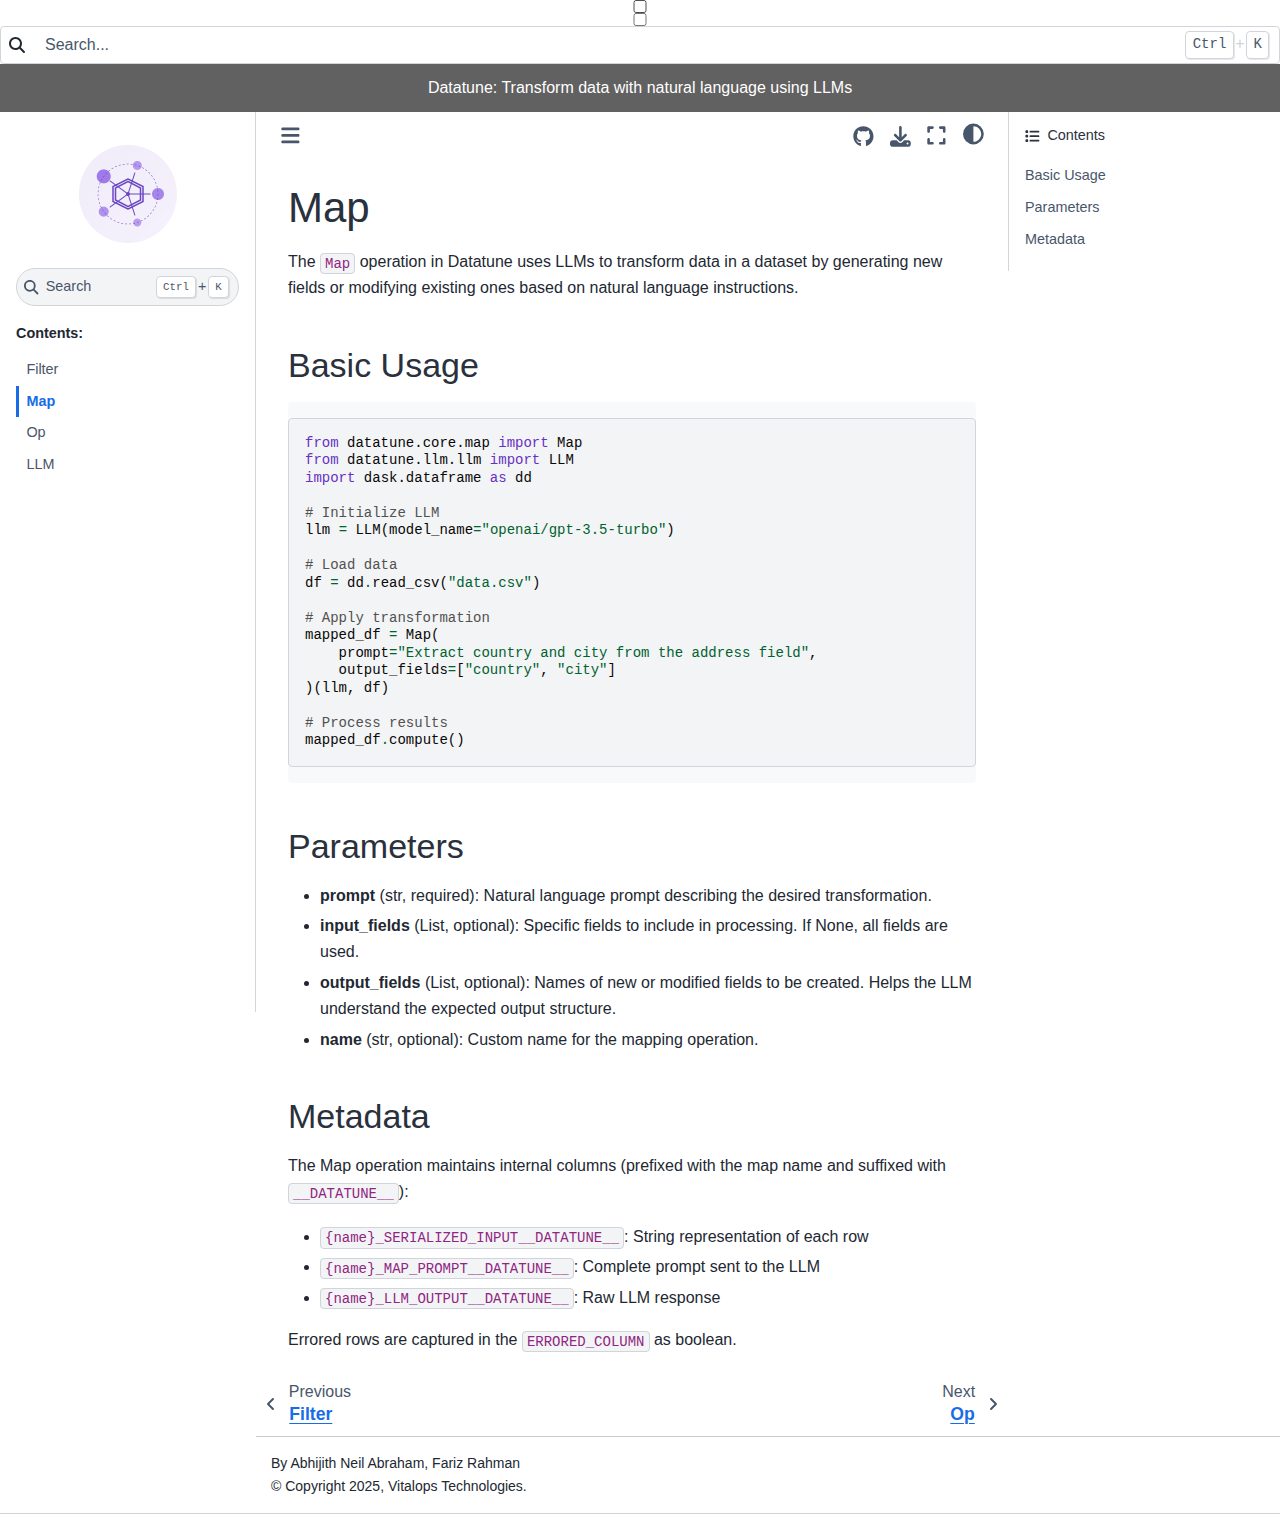
<file: Map.html>
<!DOCTYPE html>


<html lang="en" data-content_root="./" >

  <head>
    <meta charset="utf-8" />
    <meta name="viewport" content="width=device-width, initial-scale=1.0" /><meta name="viewport" content="width=device-width, initial-scale=1" />

    <title>Map &#8212; Datatune</title>
  
  
  
  <script data-cfasync="false">
    document.documentElement.dataset.mode = localStorage.getItem("mode") || "";
    document.documentElement.dataset.theme = localStorage.getItem("theme") || "";
  </script>
  
  <!-- Loaded before other Sphinx assets -->
  <link href="_static/styles/theme.css?digest=dfe6caa3a7d634c4db9b" rel="stylesheet" />
<link href="_static/styles/bootstrap.css?digest=dfe6caa3a7d634c4db9b" rel="stylesheet" />
<link href="_static/styles/pydata-sphinx-theme.css?digest=dfe6caa3a7d634c4db9b" rel="stylesheet" />

  
  <link href="_static/vendor/fontawesome/6.5.2/css/all.min.css?digest=dfe6caa3a7d634c4db9b" rel="stylesheet" />
  <link rel="preload" as="font" type="font/woff2" crossorigin href="_static/vendor/fontawesome/6.5.2/webfonts/fa-solid-900.woff2" />
<link rel="preload" as="font" type="font/woff2" crossorigin href="_static/vendor/fontawesome/6.5.2/webfonts/fa-brands-400.woff2" />
<link rel="preload" as="font" type="font/woff2" crossorigin href="_static/vendor/fontawesome/6.5.2/webfonts/fa-regular-400.woff2" />

    <link rel="stylesheet" type="text/css" href="_static/pygments.css?v=8f2a1f02" />
    <link rel="stylesheet" type="text/css" href="_static/styles/sphinx-book-theme.css?v=eba8b062" />
    <link rel="stylesheet" type="text/css" href="_static/sphinx-design.min.css?v=95c83b7e" />
    <link rel="stylesheet" type="text/css" href="_static/css/custom.css?v=2e0da054" />
  
  <!-- Pre-loaded scripts that we'll load fully later -->
  <link rel="preload" as="script" href="_static/scripts/bootstrap.js?digest=dfe6caa3a7d634c4db9b" />
<link rel="preload" as="script" href="_static/scripts/pydata-sphinx-theme.js?digest=dfe6caa3a7d634c4db9b" />
  <script src="_static/vendor/fontawesome/6.5.2/js/all.min.js?digest=dfe6caa3a7d634c4db9b"></script>

    <script src="_static/documentation_options.js?v=f131489c"></script>
    <script src="_static/doctools.js?v=9bcbadda"></script>
    <script src="_static/sphinx_highlight.js?v=dc90522c"></script>
    <script src="_static/scripts/sphinx-book-theme.js?v=887ef09a"></script>
    <script src="_static/design-tabs.js?v=f930bc37"></script>
    <script>DOCUMENTATION_OPTIONS.pagename = 'Map';</script>
    <link rel="canonical" href="https://vitalops.github.io/datatune/Map.html" />
    <link rel="icon" href="_static/datatune_logo.png"/>
    <link rel="index" title="Index" href="genindex.html" />
    <link rel="search" title="Search" href="search.html" />
    <link rel="next" title="Op" href="Op.html" />
    <link rel="prev" title="Filter" href="Filter.html" />
  <meta name="viewport" content="width=device-width, initial-scale=1"/>
  <meta name="docsearch:language" content="en"/>
  </head>
  
  
  <body data-bs-spy="scroll" data-bs-target=".bd-toc-nav" data-offset="180" data-bs-root-margin="0px 0px -60%" data-default-mode="">

  
  
  <div id="pst-skip-link" class="skip-link d-print-none"><a href="#main-content">Skip to main content</a></div>
  
  <div id="pst-scroll-pixel-helper"></div>
  
  <button type="button" class="btn rounded-pill" id="pst-back-to-top">
    <i class="fa-solid fa-arrow-up"></i>Back to top</button>

  
  <input type="checkbox"
          class="sidebar-toggle"
          id="pst-primary-sidebar-checkbox"/>
  <label class="overlay overlay-primary" for="pst-primary-sidebar-checkbox"></label>
  
  <input type="checkbox"
          class="sidebar-toggle"
          id="pst-secondary-sidebar-checkbox"/>
  <label class="overlay overlay-secondary" for="pst-secondary-sidebar-checkbox"></label>
  
  <div class="search-button__wrapper">
    <div class="search-button__overlay"></div>
    <div class="search-button__search-container">
<form class="bd-search d-flex align-items-center"
      action="search.html"
      method="get">
  <i class="fa-solid fa-magnifying-glass"></i>
  <input type="search"
         class="form-control"
         name="q"
         id="search-input"
         placeholder="Search..."
         aria-label="Search..."
         autocomplete="off"
         autocorrect="off"
         autocapitalize="off"
         spellcheck="false"/>
  <span class="search-button__kbd-shortcut"><kbd class="kbd-shortcut__modifier">Ctrl</kbd>+<kbd>K</kbd></span>
</form></div>
  </div>

  <div class="pst-async-banner-revealer d-none">
  <aside id="bd-header-version-warning" class="d-none d-print-none" aria-label="Version warning"></aside>
</div>
<aside class="bd-header-announcement" aria-label="Announcement">
  <div class="bd-header-announcement__content">Datatune: Transform data with natural language using LLMs</div>
</aside>

  
    <header class="bd-header navbar navbar-expand-lg bd-navbar d-print-none">
    </header>
  

  <div class="bd-container">
    <div class="bd-container__inner bd-page-width">
      
      
      
      <div class="bd-sidebar-primary bd-sidebar">
        

  
  <div class="sidebar-header-items sidebar-primary__section">
    
    
    
    
  </div>
  
    <div class="sidebar-primary-items__start sidebar-primary__section">
        <div class="sidebar-primary-item">

  
    
  

<a class="navbar-brand logo" href="index.html">
  
  
  
  
  
    
    
      
    
    
    <img src="_static/datatune_logo.png" class="logo__image only-light" alt="Datatune - Home"/>
    <script>document.write(`<img src="_static/datatune_logo.png" class="logo__image only-dark" alt="Datatune - Home"/>`);</script>
  
  
</a></div>
        <div class="sidebar-primary-item">

 <script>
 document.write(`
   <button class="btn search-button-field search-button__button" title="Search" aria-label="Search" data-bs-placement="bottom" data-bs-toggle="tooltip">
    <i class="fa-solid fa-magnifying-glass"></i>
    <span class="search-button__default-text">Search</span>
    <span class="search-button__kbd-shortcut"><kbd class="kbd-shortcut__modifier">Ctrl</kbd>+<kbd class="kbd-shortcut__modifier">K</kbd></span>
   </button>
 `);
 </script></div>
        <div class="sidebar-primary-item"><nav class="bd-links bd-docs-nav" aria-label="Main">
    <div class="bd-toc-item navbar-nav active">
        <p aria-level="2" class="caption" role="heading"><span class="caption-text">Contents:</span></p>
<ul class="current nav bd-sidenav">
<li class="toctree-l1"><a class="reference internal" href="Filter.html">Filter</a></li>
<li class="toctree-l1 current active"><a class="current reference internal" href="#">Map</a></li>
<li class="toctree-l1"><a class="reference internal" href="Op.html">Op</a></li>
<li class="toctree-l1"><a class="reference internal" href="LLM.html">LLM</a></li>
</ul>

    </div>
</nav></div>
    </div>
  
  
  <div class="sidebar-primary-items__end sidebar-primary__section">
  </div>
  
  <div id="rtd-footer-container"></div>


      </div>
      
      <main id="main-content" class="bd-main" role="main">
        
        

<div class="sbt-scroll-pixel-helper"></div>

          <div class="bd-content">
            <div class="bd-article-container">
              
              <div class="bd-header-article d-print-none">
<div class="header-article-items header-article__inner">
  
    <div class="header-article-items__start">
      
        <div class="header-article-item"><button class="sidebar-toggle primary-toggle btn btn-sm" title="Toggle primary sidebar" data-bs-placement="bottom" data-bs-toggle="tooltip">
  <span class="fa-solid fa-bars"></span>
</button></div>
      
    </div>
  
  
    <div class="header-article-items__end">
      
        <div class="header-article-item">

<div class="article-header-buttons">





<div class="dropdown dropdown-source-buttons">
  <button class="btn dropdown-toggle" type="button" data-bs-toggle="dropdown" aria-expanded="false" aria-label="Source repositories">
    <i class="fab fa-github"></i>
  </button>
  <ul class="dropdown-menu">
      
      
      
      <li><a href="https://github.com/vitalops/datatune" target="_blank"
   class="btn btn-sm btn-source-repository-button dropdown-item"
   title="Source repository"
   data-bs-placement="left" data-bs-toggle="tooltip"
>
  

<span class="btn__icon-container">
  <i class="fab fa-github"></i>
  </span>
<span class="btn__text-container">Repository</span>
</a>
</li>
      
      
      
      
      <li><a href="https://github.com/vitalops/datatune/issues/new?title=Issue%20on%20page%20%2FMap.html&body=Your%20issue%20content%20here." target="_blank"
   class="btn btn-sm btn-source-issues-button dropdown-item"
   title="Open an issue"
   data-bs-placement="left" data-bs-toggle="tooltip"
>
  

<span class="btn__icon-container">
  <i class="fas fa-lightbulb"></i>
  </span>
<span class="btn__text-container">Open issue</span>
</a>
</li>
      
  </ul>
</div>






<div class="dropdown dropdown-download-buttons">
  <button class="btn dropdown-toggle" type="button" data-bs-toggle="dropdown" aria-expanded="false" aria-label="Download this page">
    <i class="fas fa-download"></i>
  </button>
  <ul class="dropdown-menu">
      
      
      
      <li><a href="_sources/Map.md" target="_blank"
   class="btn btn-sm btn-download-source-button dropdown-item"
   title="Download source file"
   data-bs-placement="left" data-bs-toggle="tooltip"
>
  

<span class="btn__icon-container">
  <i class="fas fa-file"></i>
  </span>
<span class="btn__text-container">.md</span>
</a>
</li>
      
      
      
      
      <li>
<button onclick="window.print()"
  class="btn btn-sm btn-download-pdf-button dropdown-item"
  title="Print to PDF"
  data-bs-placement="left" data-bs-toggle="tooltip"
>
  

<span class="btn__icon-container">
  <i class="fas fa-file-pdf"></i>
  </span>
<span class="btn__text-container">.pdf</span>
</button>
</li>
      
  </ul>
</div>




<button onclick="toggleFullScreen()"
  class="btn btn-sm btn-fullscreen-button"
  title="Fullscreen mode"
  data-bs-placement="bottom" data-bs-toggle="tooltip"
>
  

<span class="btn__icon-container">
  <i class="fas fa-expand"></i>
  </span>

</button>



<script>
document.write(`
  <button class="btn btn-sm nav-link pst-navbar-icon theme-switch-button" title="light/dark" aria-label="light/dark" data-bs-placement="bottom" data-bs-toggle="tooltip">
    <i class="theme-switch fa-solid fa-sun fa-lg" data-mode="light"></i>
    <i class="theme-switch fa-solid fa-moon fa-lg" data-mode="dark"></i>
    <i class="theme-switch fa-solid fa-circle-half-stroke fa-lg" data-mode="auto"></i>
  </button>
`);
</script>


<script>
document.write(`
  <button class="btn btn-sm pst-navbar-icon search-button search-button__button" title="Search" aria-label="Search" data-bs-placement="bottom" data-bs-toggle="tooltip">
    <i class="fa-solid fa-magnifying-glass fa-lg"></i>
  </button>
`);
</script>
<button class="sidebar-toggle secondary-toggle btn btn-sm" title="Toggle secondary sidebar" data-bs-placement="bottom" data-bs-toggle="tooltip">
    <span class="fa-solid fa-list"></span>
</button>
</div></div>
      
    </div>
  
</div>
</div>
              
              

<div id="jb-print-docs-body" class="onlyprint">
    <h1>Map</h1>
    <!-- Table of contents -->
    <div id="print-main-content">
        <div id="jb-print-toc">
            
            <div>
                <h2> Contents </h2>
            </div>
            <nav aria-label="Page">
                <ul class="visible nav section-nav flex-column">
<li class="toc-h2 nav-item toc-entry"><a class="reference internal nav-link" href="#basic-usage">Basic Usage</a></li>
<li class="toc-h2 nav-item toc-entry"><a class="reference internal nav-link" href="#parameters">Parameters</a></li>
<li class="toc-h2 nav-item toc-entry"><a class="reference internal nav-link" href="#metadata">Metadata</a></li>
</ul>
            </nav>
        </div>
    </div>
</div>

              
                
<div id="searchbox"></div>
                <article class="bd-article">
                  
  <section class="tex2jax_ignore mathjax_ignore" id="map">
<h1>Map<a class="headerlink" href="#map" title="Link to this heading">#</a></h1>
<p>The <code class="docutils literal notranslate"><span class="pre">Map</span></code> operation in Datatune uses LLMs to transform data in a dataset by generating new fields or modifying existing ones based on natural language instructions.</p>
<section id="basic-usage">
<h2>Basic Usage<a class="headerlink" href="#basic-usage" title="Link to this heading">#</a></h2>
<div class="highlight-python notranslate"><div class="highlight"><pre><span></span><span class="kn">from</span><span class="w"> </span><span class="nn">datatune.core.map</span><span class="w"> </span><span class="kn">import</span> <span class="n">Map</span>
<span class="kn">from</span><span class="w"> </span><span class="nn">datatune.llm.llm</span><span class="w"> </span><span class="kn">import</span> <span class="n">LLM</span>
<span class="kn">import</span><span class="w"> </span><span class="nn">dask.dataframe</span><span class="w"> </span><span class="k">as</span><span class="w"> </span><span class="nn">dd</span>

<span class="c1"># Initialize LLM</span>
<span class="n">llm</span> <span class="o">=</span> <span class="n">LLM</span><span class="p">(</span><span class="n">model_name</span><span class="o">=</span><span class="s2">&quot;openai/gpt-3.5-turbo&quot;</span><span class="p">)</span>

<span class="c1"># Load data</span>
<span class="n">df</span> <span class="o">=</span> <span class="n">dd</span><span class="o">.</span><span class="n">read_csv</span><span class="p">(</span><span class="s2">&quot;data.csv&quot;</span><span class="p">)</span>

<span class="c1"># Apply transformation</span>
<span class="n">mapped_df</span> <span class="o">=</span> <span class="n">Map</span><span class="p">(</span>
    <span class="n">prompt</span><span class="o">=</span><span class="s2">&quot;Extract country and city from the address field&quot;</span><span class="p">,</span>
    <span class="n">output_fields</span><span class="o">=</span><span class="p">[</span><span class="s2">&quot;country&quot;</span><span class="p">,</span> <span class="s2">&quot;city&quot;</span><span class="p">]</span>
<span class="p">)(</span><span class="n">llm</span><span class="p">,</span> <span class="n">df</span><span class="p">)</span>

<span class="c1"># Process results</span>
<span class="n">mapped_df</span><span class="o">.</span><span class="n">compute</span><span class="p">()</span>
</pre></div>
</div>
</section>
<section id="parameters">
<h2>Parameters<a class="headerlink" href="#parameters" title="Link to this heading">#</a></h2>
<ul class="simple">
<li><p><strong>prompt</strong> (str, required): Natural language prompt describing the desired transformation.</p></li>
<li><p><strong>input_fields</strong> (List, optional): Specific fields to include in processing. If None, all fields are used.</p></li>
<li><p><strong>output_fields</strong> (List, optional): Names of new or modified fields to be created. Helps the LLM understand the expected output structure.</p></li>
<li><p><strong>name</strong> (str, optional): Custom name for the mapping operation.</p></li>
</ul>
</section>
<section id="metadata">
<h2>Metadata<a class="headerlink" href="#metadata" title="Link to this heading">#</a></h2>
<p>The Map operation maintains internal columns (prefixed with the map name and suffixed with <code class="docutils literal notranslate"><span class="pre">__DATATUNE__</span></code>):</p>
<ul class="simple">
<li><p><code class="docutils literal notranslate"><span class="pre">{name}_SERIALIZED_INPUT__DATATUNE__</span></code>: String representation of each row</p></li>
<li><p><code class="docutils literal notranslate"><span class="pre">{name}_MAP_PROMPT__DATATUNE__</span></code>: Complete prompt sent to the LLM</p></li>
<li><p><code class="docutils literal notranslate"><span class="pre">{name}_LLM_OUTPUT__DATATUNE__</span></code>: Raw LLM response</p></li>
</ul>
<p>Errored rows are captured in the <code class="docutils literal notranslate"><span class="pre">ERRORED_COLUMN</span></code> as boolean.</p>
</section>
</section>


                </article>
              

              
              
              
              
                <footer class="prev-next-footer d-print-none">
                  
<div class="prev-next-area">
    <a class="left-prev"
       href="Filter.html"
       title="previous page">
      <i class="fa-solid fa-angle-left"></i>
      <div class="prev-next-info">
        <p class="prev-next-subtitle">previous</p>
        <p class="prev-next-title">Filter</p>
      </div>
    </a>
    <a class="right-next"
       href="Op.html"
       title="next page">
      <div class="prev-next-info">
        <p class="prev-next-subtitle">next</p>
        <p class="prev-next-title">Op</p>
      </div>
      <i class="fa-solid fa-angle-right"></i>
    </a>
</div>
                </footer>
              
            </div>
            
            
              
                <div class="bd-sidebar-secondary bd-toc"><div class="sidebar-secondary-items sidebar-secondary__inner">


  <div class="sidebar-secondary-item">
  <div class="page-toc tocsection onthispage">
    <i class="fa-solid fa-list"></i> Contents
  </div>
  <nav class="bd-toc-nav page-toc">
    <ul class="visible nav section-nav flex-column">
<li class="toc-h2 nav-item toc-entry"><a class="reference internal nav-link" href="#basic-usage">Basic Usage</a></li>
<li class="toc-h2 nav-item toc-entry"><a class="reference internal nav-link" href="#parameters">Parameters</a></li>
<li class="toc-h2 nav-item toc-entry"><a class="reference internal nav-link" href="#metadata">Metadata</a></li>
</ul>
  </nav></div>

</div></div>
              
            
          </div>
          <footer class="bd-footer-content">
            
<div class="bd-footer-content__inner container">
  
  <div class="footer-item">
    
<p class="component-author">
By Abhijith Neil Abraham, Fariz Rahman
</p>

  </div>
  
  <div class="footer-item">
    

  <p class="copyright">
    
      © Copyright 2025, Vitalops Technologies.
      <br/>
    
  </p>

  </div>
  
  <div class="footer-item">
    
  </div>
  
  <div class="footer-item">
    
  </div>
  
</div>
          </footer>
        

      </main>
    </div>
  </div>
  
  <!-- Scripts loaded after <body> so the DOM is not blocked -->
  <script src="_static/scripts/bootstrap.js?digest=dfe6caa3a7d634c4db9b"></script>
<script src="_static/scripts/pydata-sphinx-theme.js?digest=dfe6caa3a7d634c4db9b"></script>

  <footer class="bd-footer">
  </footer>
  </body>
</html>
</file>
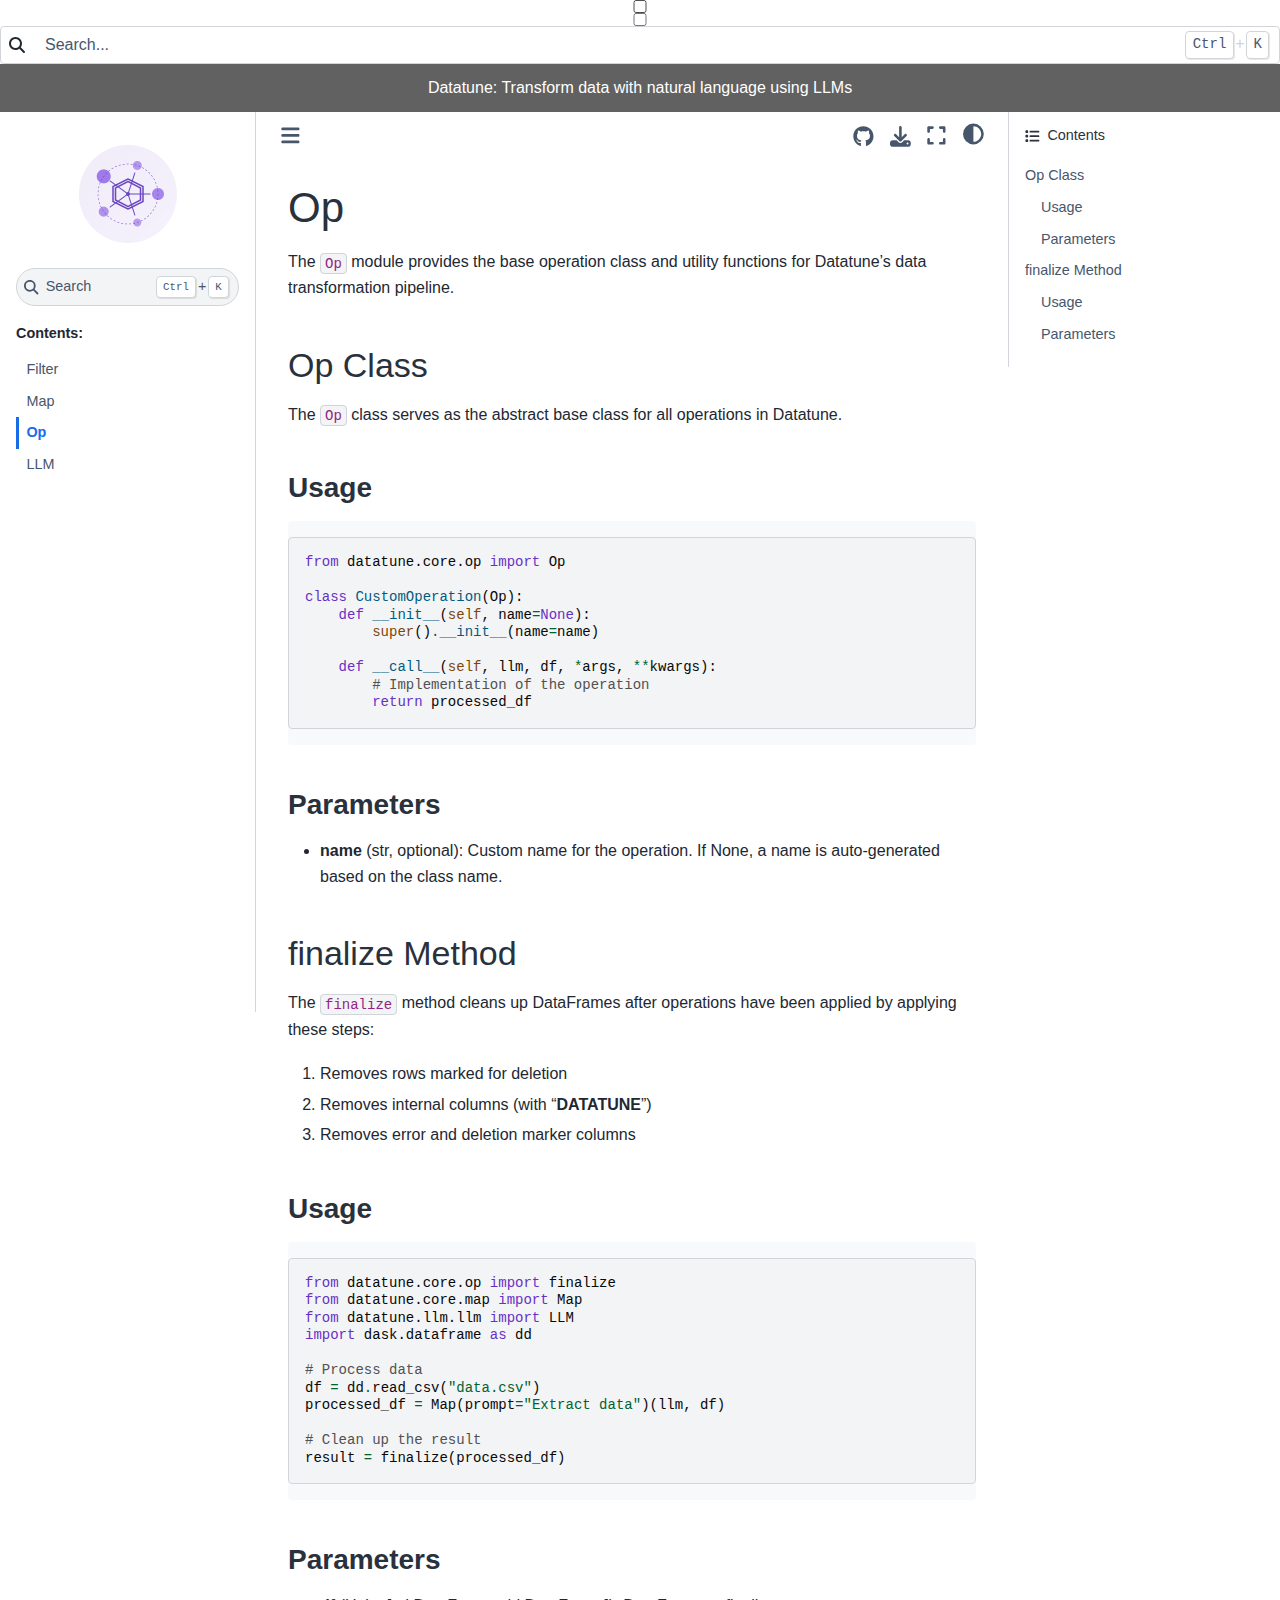
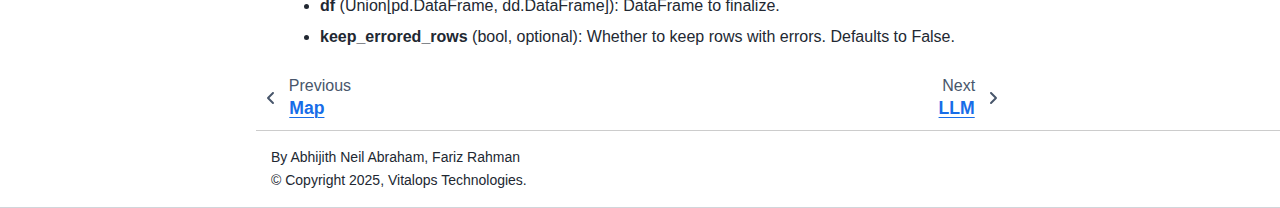
<file: Op.html>
<!DOCTYPE html>


<html lang="en" data-content_root="./" >

  <head>
    <meta charset="utf-8" />
    <meta name="viewport" content="width=device-width, initial-scale=1.0" /><meta name="viewport" content="width=device-width, initial-scale=1" />

    <title>Op &#8212; Datatune</title>
  
  
  
  <script data-cfasync="false">
    document.documentElement.dataset.mode = localStorage.getItem("mode") || "";
    document.documentElement.dataset.theme = localStorage.getItem("theme") || "";
  </script>
  
  <!-- Loaded before other Sphinx assets -->
  <link href="_static/styles/theme.css?digest=dfe6caa3a7d634c4db9b" rel="stylesheet" />
<link href="_static/styles/bootstrap.css?digest=dfe6caa3a7d634c4db9b" rel="stylesheet" />
<link href="_static/styles/pydata-sphinx-theme.css?digest=dfe6caa3a7d634c4db9b" rel="stylesheet" />

  
  <link href="_static/vendor/fontawesome/6.5.2/css/all.min.css?digest=dfe6caa3a7d634c4db9b" rel="stylesheet" />
  <link rel="preload" as="font" type="font/woff2" crossorigin href="_static/vendor/fontawesome/6.5.2/webfonts/fa-solid-900.woff2" />
<link rel="preload" as="font" type="font/woff2" crossorigin href="_static/vendor/fontawesome/6.5.2/webfonts/fa-brands-400.woff2" />
<link rel="preload" as="font" type="font/woff2" crossorigin href="_static/vendor/fontawesome/6.5.2/webfonts/fa-regular-400.woff2" />

    <link rel="stylesheet" type="text/css" href="_static/pygments.css?v=8f2a1f02" />
    <link rel="stylesheet" type="text/css" href="_static/styles/sphinx-book-theme.css?v=eba8b062" />
    <link rel="stylesheet" type="text/css" href="_static/sphinx-design.min.css?v=95c83b7e" />
    <link rel="stylesheet" type="text/css" href="_static/css/custom.css?v=2e0da054" />
  
  <!-- Pre-loaded scripts that we'll load fully later -->
  <link rel="preload" as="script" href="_static/scripts/bootstrap.js?digest=dfe6caa3a7d634c4db9b" />
<link rel="preload" as="script" href="_static/scripts/pydata-sphinx-theme.js?digest=dfe6caa3a7d634c4db9b" />
  <script src="_static/vendor/fontawesome/6.5.2/js/all.min.js?digest=dfe6caa3a7d634c4db9b"></script>

    <script src="_static/documentation_options.js?v=f131489c"></script>
    <script src="_static/doctools.js?v=9bcbadda"></script>
    <script src="_static/sphinx_highlight.js?v=dc90522c"></script>
    <script src="_static/scripts/sphinx-book-theme.js?v=887ef09a"></script>
    <script src="_static/design-tabs.js?v=f930bc37"></script>
    <script>DOCUMENTATION_OPTIONS.pagename = 'Op';</script>
    <link rel="canonical" href="https://vitalops.github.io/datatune/Op.html" />
    <link rel="icon" href="_static/datatune_logo.png"/>
    <link rel="index" title="Index" href="genindex.html" />
    <link rel="search" title="Search" href="search.html" />
    <link rel="next" title="LLM" href="LLM.html" />
    <link rel="prev" title="Map" href="Map.html" />
  <meta name="viewport" content="width=device-width, initial-scale=1"/>
  <meta name="docsearch:language" content="en"/>
  </head>
  
  
  <body data-bs-spy="scroll" data-bs-target=".bd-toc-nav" data-offset="180" data-bs-root-margin="0px 0px -60%" data-default-mode="">

  
  
  <div id="pst-skip-link" class="skip-link d-print-none"><a href="#main-content">Skip to main content</a></div>
  
  <div id="pst-scroll-pixel-helper"></div>
  
  <button type="button" class="btn rounded-pill" id="pst-back-to-top">
    <i class="fa-solid fa-arrow-up"></i>Back to top</button>

  
  <input type="checkbox"
          class="sidebar-toggle"
          id="pst-primary-sidebar-checkbox"/>
  <label class="overlay overlay-primary" for="pst-primary-sidebar-checkbox"></label>
  
  <input type="checkbox"
          class="sidebar-toggle"
          id="pst-secondary-sidebar-checkbox"/>
  <label class="overlay overlay-secondary" for="pst-secondary-sidebar-checkbox"></label>
  
  <div class="search-button__wrapper">
    <div class="search-button__overlay"></div>
    <div class="search-button__search-container">
<form class="bd-search d-flex align-items-center"
      action="search.html"
      method="get">
  <i class="fa-solid fa-magnifying-glass"></i>
  <input type="search"
         class="form-control"
         name="q"
         id="search-input"
         placeholder="Search..."
         aria-label="Search..."
         autocomplete="off"
         autocorrect="off"
         autocapitalize="off"
         spellcheck="false"/>
  <span class="search-button__kbd-shortcut"><kbd class="kbd-shortcut__modifier">Ctrl</kbd>+<kbd>K</kbd></span>
</form></div>
  </div>

  <div class="pst-async-banner-revealer d-none">
  <aside id="bd-header-version-warning" class="d-none d-print-none" aria-label="Version warning"></aside>
</div>
<aside class="bd-header-announcement" aria-label="Announcement">
  <div class="bd-header-announcement__content">Datatune: Transform data with natural language using LLMs</div>
</aside>

  
    <header class="bd-header navbar navbar-expand-lg bd-navbar d-print-none">
    </header>
  

  <div class="bd-container">
    <div class="bd-container__inner bd-page-width">
      
      
      
      <div class="bd-sidebar-primary bd-sidebar">
        

  
  <div class="sidebar-header-items sidebar-primary__section">
    
    
    
    
  </div>
  
    <div class="sidebar-primary-items__start sidebar-primary__section">
        <div class="sidebar-primary-item">

  
    
  

<a class="navbar-brand logo" href="index.html">
  
  
  
  
  
    
    
      
    
    
    <img src="_static/datatune_logo.png" class="logo__image only-light" alt="Datatune - Home"/>
    <script>document.write(`<img src="_static/datatune_logo.png" class="logo__image only-dark" alt="Datatune - Home"/>`);</script>
  
  
</a></div>
        <div class="sidebar-primary-item">

 <script>
 document.write(`
   <button class="btn search-button-field search-button__button" title="Search" aria-label="Search" data-bs-placement="bottom" data-bs-toggle="tooltip">
    <i class="fa-solid fa-magnifying-glass"></i>
    <span class="search-button__default-text">Search</span>
    <span class="search-button__kbd-shortcut"><kbd class="kbd-shortcut__modifier">Ctrl</kbd>+<kbd class="kbd-shortcut__modifier">K</kbd></span>
   </button>
 `);
 </script></div>
        <div class="sidebar-primary-item"><nav class="bd-links bd-docs-nav" aria-label="Main">
    <div class="bd-toc-item navbar-nav active">
        <p aria-level="2" class="caption" role="heading"><span class="caption-text">Contents:</span></p>
<ul class="current nav bd-sidenav">
<li class="toctree-l1"><a class="reference internal" href="Filter.html">Filter</a></li>
<li class="toctree-l1"><a class="reference internal" href="Map.html">Map</a></li>
<li class="toctree-l1 current active"><a class="current reference internal" href="#">Op</a></li>
<li class="toctree-l1"><a class="reference internal" href="LLM.html">LLM</a></li>
</ul>

    </div>
</nav></div>
    </div>
  
  
  <div class="sidebar-primary-items__end sidebar-primary__section">
  </div>
  
  <div id="rtd-footer-container"></div>


      </div>
      
      <main id="main-content" class="bd-main" role="main">
        
        

<div class="sbt-scroll-pixel-helper"></div>

          <div class="bd-content">
            <div class="bd-article-container">
              
              <div class="bd-header-article d-print-none">
<div class="header-article-items header-article__inner">
  
    <div class="header-article-items__start">
      
        <div class="header-article-item"><button class="sidebar-toggle primary-toggle btn btn-sm" title="Toggle primary sidebar" data-bs-placement="bottom" data-bs-toggle="tooltip">
  <span class="fa-solid fa-bars"></span>
</button></div>
      
    </div>
  
  
    <div class="header-article-items__end">
      
        <div class="header-article-item">

<div class="article-header-buttons">





<div class="dropdown dropdown-source-buttons">
  <button class="btn dropdown-toggle" type="button" data-bs-toggle="dropdown" aria-expanded="false" aria-label="Source repositories">
    <i class="fab fa-github"></i>
  </button>
  <ul class="dropdown-menu">
      
      
      
      <li><a href="https://github.com/vitalops/datatune" target="_blank"
   class="btn btn-sm btn-source-repository-button dropdown-item"
   title="Source repository"
   data-bs-placement="left" data-bs-toggle="tooltip"
>
  

<span class="btn__icon-container">
  <i class="fab fa-github"></i>
  </span>
<span class="btn__text-container">Repository</span>
</a>
</li>
      
      
      
      
      <li><a href="https://github.com/vitalops/datatune/issues/new?title=Issue%20on%20page%20%2FOp.html&body=Your%20issue%20content%20here." target="_blank"
   class="btn btn-sm btn-source-issues-button dropdown-item"
   title="Open an issue"
   data-bs-placement="left" data-bs-toggle="tooltip"
>
  

<span class="btn__icon-container">
  <i class="fas fa-lightbulb"></i>
  </span>
<span class="btn__text-container">Open issue</span>
</a>
</li>
      
  </ul>
</div>






<div class="dropdown dropdown-download-buttons">
  <button class="btn dropdown-toggle" type="button" data-bs-toggle="dropdown" aria-expanded="false" aria-label="Download this page">
    <i class="fas fa-download"></i>
  </button>
  <ul class="dropdown-menu">
      
      
      
      <li><a href="_sources/Op.md" target="_blank"
   class="btn btn-sm btn-download-source-button dropdown-item"
   title="Download source file"
   data-bs-placement="left" data-bs-toggle="tooltip"
>
  

<span class="btn__icon-container">
  <i class="fas fa-file"></i>
  </span>
<span class="btn__text-container">.md</span>
</a>
</li>
      
      
      
      
      <li>
<button onclick="window.print()"
  class="btn btn-sm btn-download-pdf-button dropdown-item"
  title="Print to PDF"
  data-bs-placement="left" data-bs-toggle="tooltip"
>
  

<span class="btn__icon-container">
  <i class="fas fa-file-pdf"></i>
  </span>
<span class="btn__text-container">.pdf</span>
</button>
</li>
      
  </ul>
</div>




<button onclick="toggleFullScreen()"
  class="btn btn-sm btn-fullscreen-button"
  title="Fullscreen mode"
  data-bs-placement="bottom" data-bs-toggle="tooltip"
>
  

<span class="btn__icon-container">
  <i class="fas fa-expand"></i>
  </span>

</button>



<script>
document.write(`
  <button class="btn btn-sm nav-link pst-navbar-icon theme-switch-button" title="light/dark" aria-label="light/dark" data-bs-placement="bottom" data-bs-toggle="tooltip">
    <i class="theme-switch fa-solid fa-sun fa-lg" data-mode="light"></i>
    <i class="theme-switch fa-solid fa-moon fa-lg" data-mode="dark"></i>
    <i class="theme-switch fa-solid fa-circle-half-stroke fa-lg" data-mode="auto"></i>
  </button>
`);
</script>


<script>
document.write(`
  <button class="btn btn-sm pst-navbar-icon search-button search-button__button" title="Search" aria-label="Search" data-bs-placement="bottom" data-bs-toggle="tooltip">
    <i class="fa-solid fa-magnifying-glass fa-lg"></i>
  </button>
`);
</script>
<button class="sidebar-toggle secondary-toggle btn btn-sm" title="Toggle secondary sidebar" data-bs-placement="bottom" data-bs-toggle="tooltip">
    <span class="fa-solid fa-list"></span>
</button>
</div></div>
      
    </div>
  
</div>
</div>
              
              

<div id="jb-print-docs-body" class="onlyprint">
    <h1>Op</h1>
    <!-- Table of contents -->
    <div id="print-main-content">
        <div id="jb-print-toc">
            
            <div>
                <h2> Contents </h2>
            </div>
            <nav aria-label="Page">
                <ul class="visible nav section-nav flex-column">
<li class="toc-h2 nav-item toc-entry"><a class="reference internal nav-link" href="#op-class">Op Class</a><ul class="visible nav section-nav flex-column">
<li class="toc-h3 nav-item toc-entry"><a class="reference internal nav-link" href="#usage">Usage</a></li>
<li class="toc-h3 nav-item toc-entry"><a class="reference internal nav-link" href="#parameters">Parameters</a></li>
</ul>
</li>
<li class="toc-h2 nav-item toc-entry"><a class="reference internal nav-link" href="#finalize-method">finalize Method</a><ul class="visible nav section-nav flex-column">
<li class="toc-h3 nav-item toc-entry"><a class="reference internal nav-link" href="#id1">Usage</a></li>
<li class="toc-h3 nav-item toc-entry"><a class="reference internal nav-link" href="#id2">Parameters</a></li>
</ul>
</li>
</ul>
            </nav>
        </div>
    </div>
</div>

              
                
<div id="searchbox"></div>
                <article class="bd-article">
                  
  <section class="tex2jax_ignore mathjax_ignore" id="op">
<h1>Op<a class="headerlink" href="#op" title="Link to this heading">#</a></h1>
<p>The <code class="docutils literal notranslate"><span class="pre">Op</span></code> module provides the base operation class and utility functions for Datatune’s data transformation pipeline.</p>
<section id="op-class">
<h2>Op Class<a class="headerlink" href="#op-class" title="Link to this heading">#</a></h2>
<p>The <code class="docutils literal notranslate"><span class="pre">Op</span></code> class serves as the abstract base class for all operations in Datatune.</p>
<section id="usage">
<h3>Usage<a class="headerlink" href="#usage" title="Link to this heading">#</a></h3>
<div class="highlight-python notranslate"><div class="highlight"><pre><span></span><span class="kn">from</span><span class="w"> </span><span class="nn">datatune.core.op</span><span class="w"> </span><span class="kn">import</span> <span class="n">Op</span>

<span class="k">class</span><span class="w"> </span><span class="nc">CustomOperation</span><span class="p">(</span><span class="n">Op</span><span class="p">):</span>
    <span class="k">def</span><span class="w"> </span><span class="fm">__init__</span><span class="p">(</span><span class="bp">self</span><span class="p">,</span> <span class="n">name</span><span class="o">=</span><span class="kc">None</span><span class="p">):</span>
        <span class="nb">super</span><span class="p">()</span><span class="o">.</span><span class="fm">__init__</span><span class="p">(</span><span class="n">name</span><span class="o">=</span><span class="n">name</span><span class="p">)</span>
        
    <span class="k">def</span><span class="w"> </span><span class="fm">__call__</span><span class="p">(</span><span class="bp">self</span><span class="p">,</span> <span class="n">llm</span><span class="p">,</span> <span class="n">df</span><span class="p">,</span> <span class="o">*</span><span class="n">args</span><span class="p">,</span> <span class="o">**</span><span class="n">kwargs</span><span class="p">):</span>
        <span class="c1"># Implementation of the operation</span>
        <span class="k">return</span> <span class="n">processed_df</span>
</pre></div>
</div>
</section>
<section id="parameters">
<h3>Parameters<a class="headerlink" href="#parameters" title="Link to this heading">#</a></h3>
<ul class="simple">
<li><p><strong>name</strong> (str, optional): Custom name for the operation. If None, a name is auto-generated based on the class name.</p></li>
</ul>
</section>
</section>
<section id="finalize-method">
<h2>finalize Method<a class="headerlink" href="#finalize-method" title="Link to this heading">#</a></h2>
<p>The <code class="docutils literal notranslate"><span class="pre">finalize</span></code> method cleans up DataFrames after operations have been applied by applying these steps:</p>
<ol class="arabic simple">
<li><p>Removes rows marked for deletion</p></li>
<li><p>Removes internal columns (with “<strong>DATATUNE</strong>”)</p></li>
<li><p>Removes error and deletion marker columns</p></li>
</ol>
<section id="id1">
<h3>Usage<a class="headerlink" href="#id1" title="Link to this heading">#</a></h3>
<div class="highlight-python notranslate"><div class="highlight"><pre><span></span><span class="kn">from</span><span class="w"> </span><span class="nn">datatune.core.op</span><span class="w"> </span><span class="kn">import</span> <span class="n">finalize</span>
<span class="kn">from</span><span class="w"> </span><span class="nn">datatune.core.map</span><span class="w"> </span><span class="kn">import</span> <span class="n">Map</span>
<span class="kn">from</span><span class="w"> </span><span class="nn">datatune.llm.llm</span><span class="w"> </span><span class="kn">import</span> <span class="n">LLM</span>
<span class="kn">import</span><span class="w"> </span><span class="nn">dask.dataframe</span><span class="w"> </span><span class="k">as</span><span class="w"> </span><span class="nn">dd</span>

<span class="c1"># Process data</span>
<span class="n">df</span> <span class="o">=</span> <span class="n">dd</span><span class="o">.</span><span class="n">read_csv</span><span class="p">(</span><span class="s2">&quot;data.csv&quot;</span><span class="p">)</span>
<span class="n">processed_df</span> <span class="o">=</span> <span class="n">Map</span><span class="p">(</span><span class="n">prompt</span><span class="o">=</span><span class="s2">&quot;Extract data&quot;</span><span class="p">)(</span><span class="n">llm</span><span class="p">,</span> <span class="n">df</span><span class="p">)</span>

<span class="c1"># Clean up the result</span>
<span class="n">result</span> <span class="o">=</span> <span class="n">finalize</span><span class="p">(</span><span class="n">processed_df</span><span class="p">)</span>
</pre></div>
</div>
</section>
<section id="id2">
<h3>Parameters<a class="headerlink" href="#id2" title="Link to this heading">#</a></h3>
<ul class="simple">
<li><p><strong>df</strong> (Union[pd.DataFrame, dd.DataFrame]): DataFrame to finalize.</p></li>
<li><p><strong>keep_errored_rows</strong> (bool, optional): Whether to keep rows with errors. Defaults to False.</p></li>
</ul>
</section>
</section>
</section>


                </article>
              

              
              
              
              
                <footer class="prev-next-footer d-print-none">
                  
<div class="prev-next-area">
    <a class="left-prev"
       href="Map.html"
       title="previous page">
      <i class="fa-solid fa-angle-left"></i>
      <div class="prev-next-info">
        <p class="prev-next-subtitle">previous</p>
        <p class="prev-next-title">Map</p>
      </div>
    </a>
    <a class="right-next"
       href="LLM.html"
       title="next page">
      <div class="prev-next-info">
        <p class="prev-next-subtitle">next</p>
        <p class="prev-next-title">LLM</p>
      </div>
      <i class="fa-solid fa-angle-right"></i>
    </a>
</div>
                </footer>
              
            </div>
            
            
              
                <div class="bd-sidebar-secondary bd-toc"><div class="sidebar-secondary-items sidebar-secondary__inner">


  <div class="sidebar-secondary-item">
  <div class="page-toc tocsection onthispage">
    <i class="fa-solid fa-list"></i> Contents
  </div>
  <nav class="bd-toc-nav page-toc">
    <ul class="visible nav section-nav flex-column">
<li class="toc-h2 nav-item toc-entry"><a class="reference internal nav-link" href="#op-class">Op Class</a><ul class="visible nav section-nav flex-column">
<li class="toc-h3 nav-item toc-entry"><a class="reference internal nav-link" href="#usage">Usage</a></li>
<li class="toc-h3 nav-item toc-entry"><a class="reference internal nav-link" href="#parameters">Parameters</a></li>
</ul>
</li>
<li class="toc-h2 nav-item toc-entry"><a class="reference internal nav-link" href="#finalize-method">finalize Method</a><ul class="visible nav section-nav flex-column">
<li class="toc-h3 nav-item toc-entry"><a class="reference internal nav-link" href="#id1">Usage</a></li>
<li class="toc-h3 nav-item toc-entry"><a class="reference internal nav-link" href="#id2">Parameters</a></li>
</ul>
</li>
</ul>
  </nav></div>

</div></div>
              
            
          </div>
          <footer class="bd-footer-content">
            
<div class="bd-footer-content__inner container">
  
  <div class="footer-item">
    
<p class="component-author">
By Abhijith Neil Abraham, Fariz Rahman
</p>

  </div>
  
  <div class="footer-item">
    

  <p class="copyright">
    
      © Copyright 2025, Vitalops Technologies.
      <br/>
    
  </p>

  </div>
  
  <div class="footer-item">
    
  </div>
  
  <div class="footer-item">
    
  </div>
  
</div>
          </footer>
        

      </main>
    </div>
  </div>
  
  <!-- Scripts loaded after <body> so the DOM is not blocked -->
  <script src="_static/scripts/bootstrap.js?digest=dfe6caa3a7d634c4db9b"></script>
<script src="_static/scripts/pydata-sphinx-theme.js?digest=dfe6caa3a7d634c4db9b"></script>

  <footer class="bd-footer">
  </footer>
  </body>
</html>
</file>
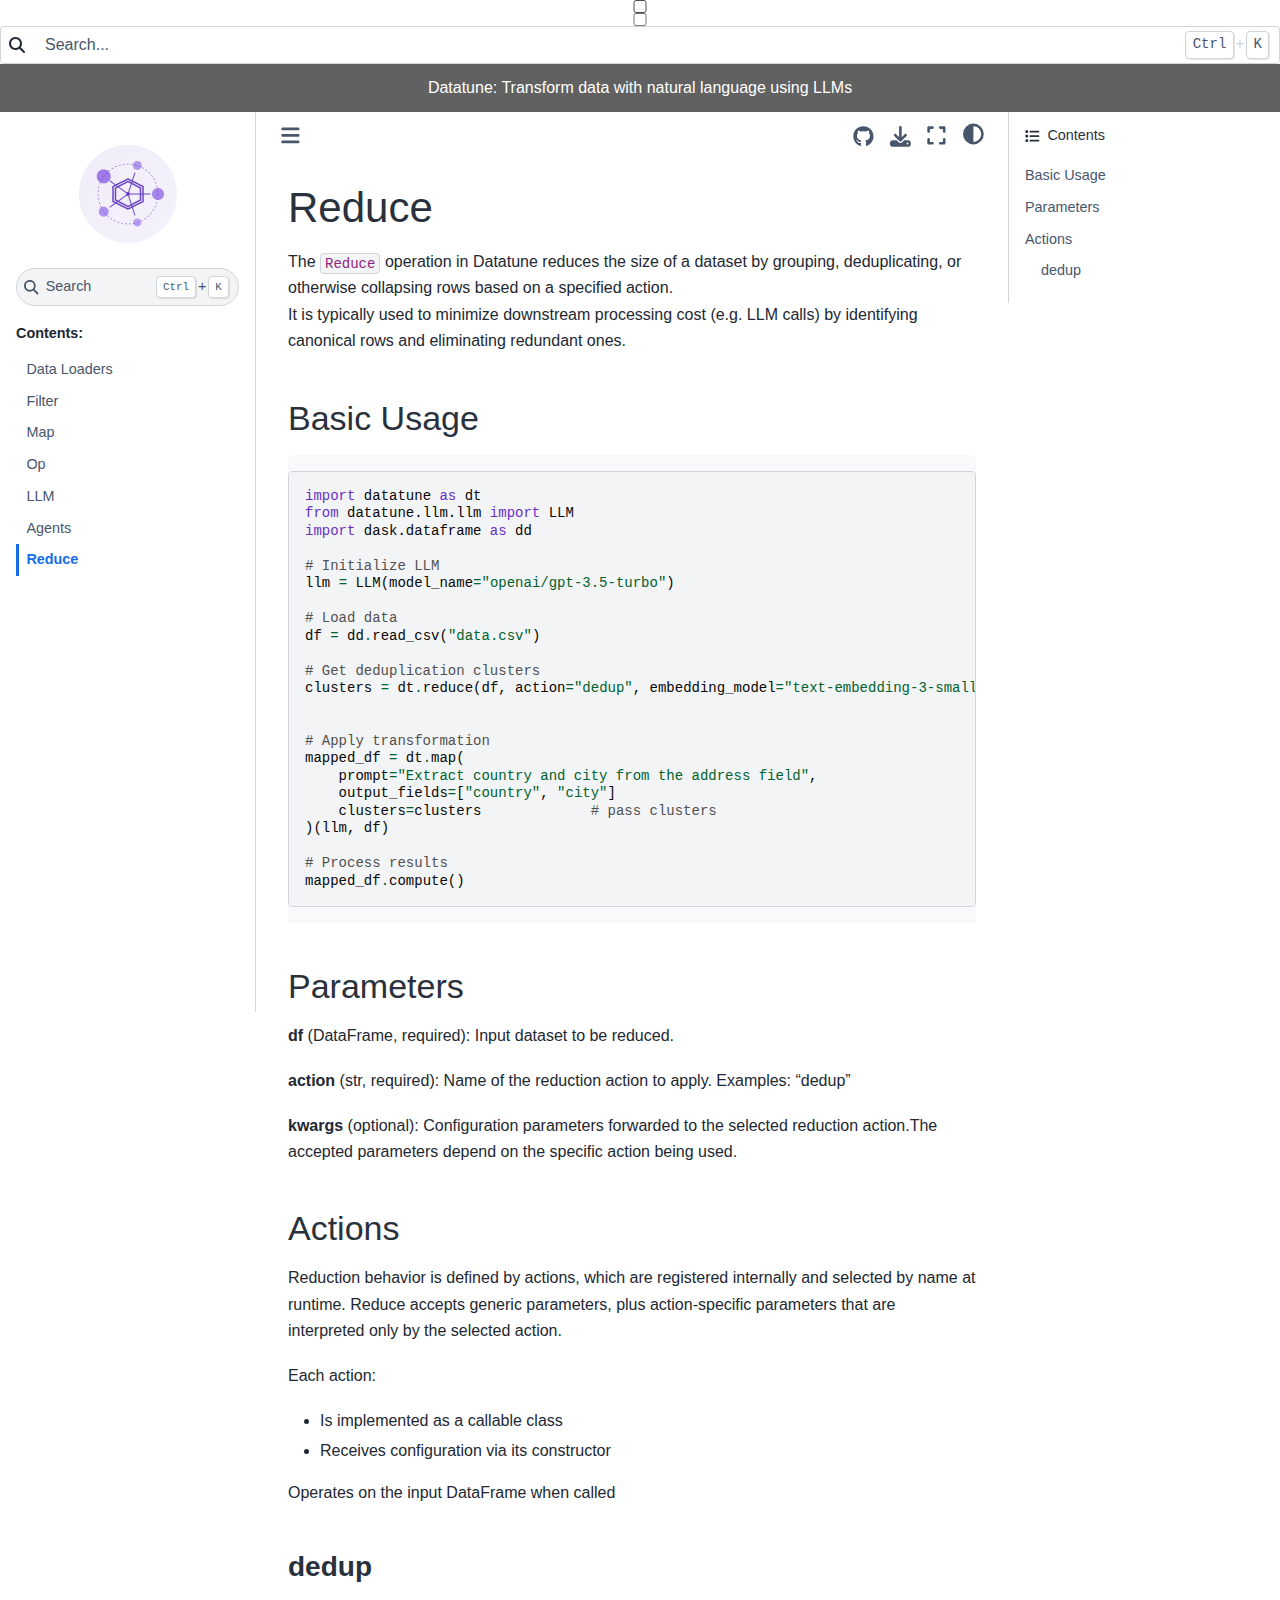
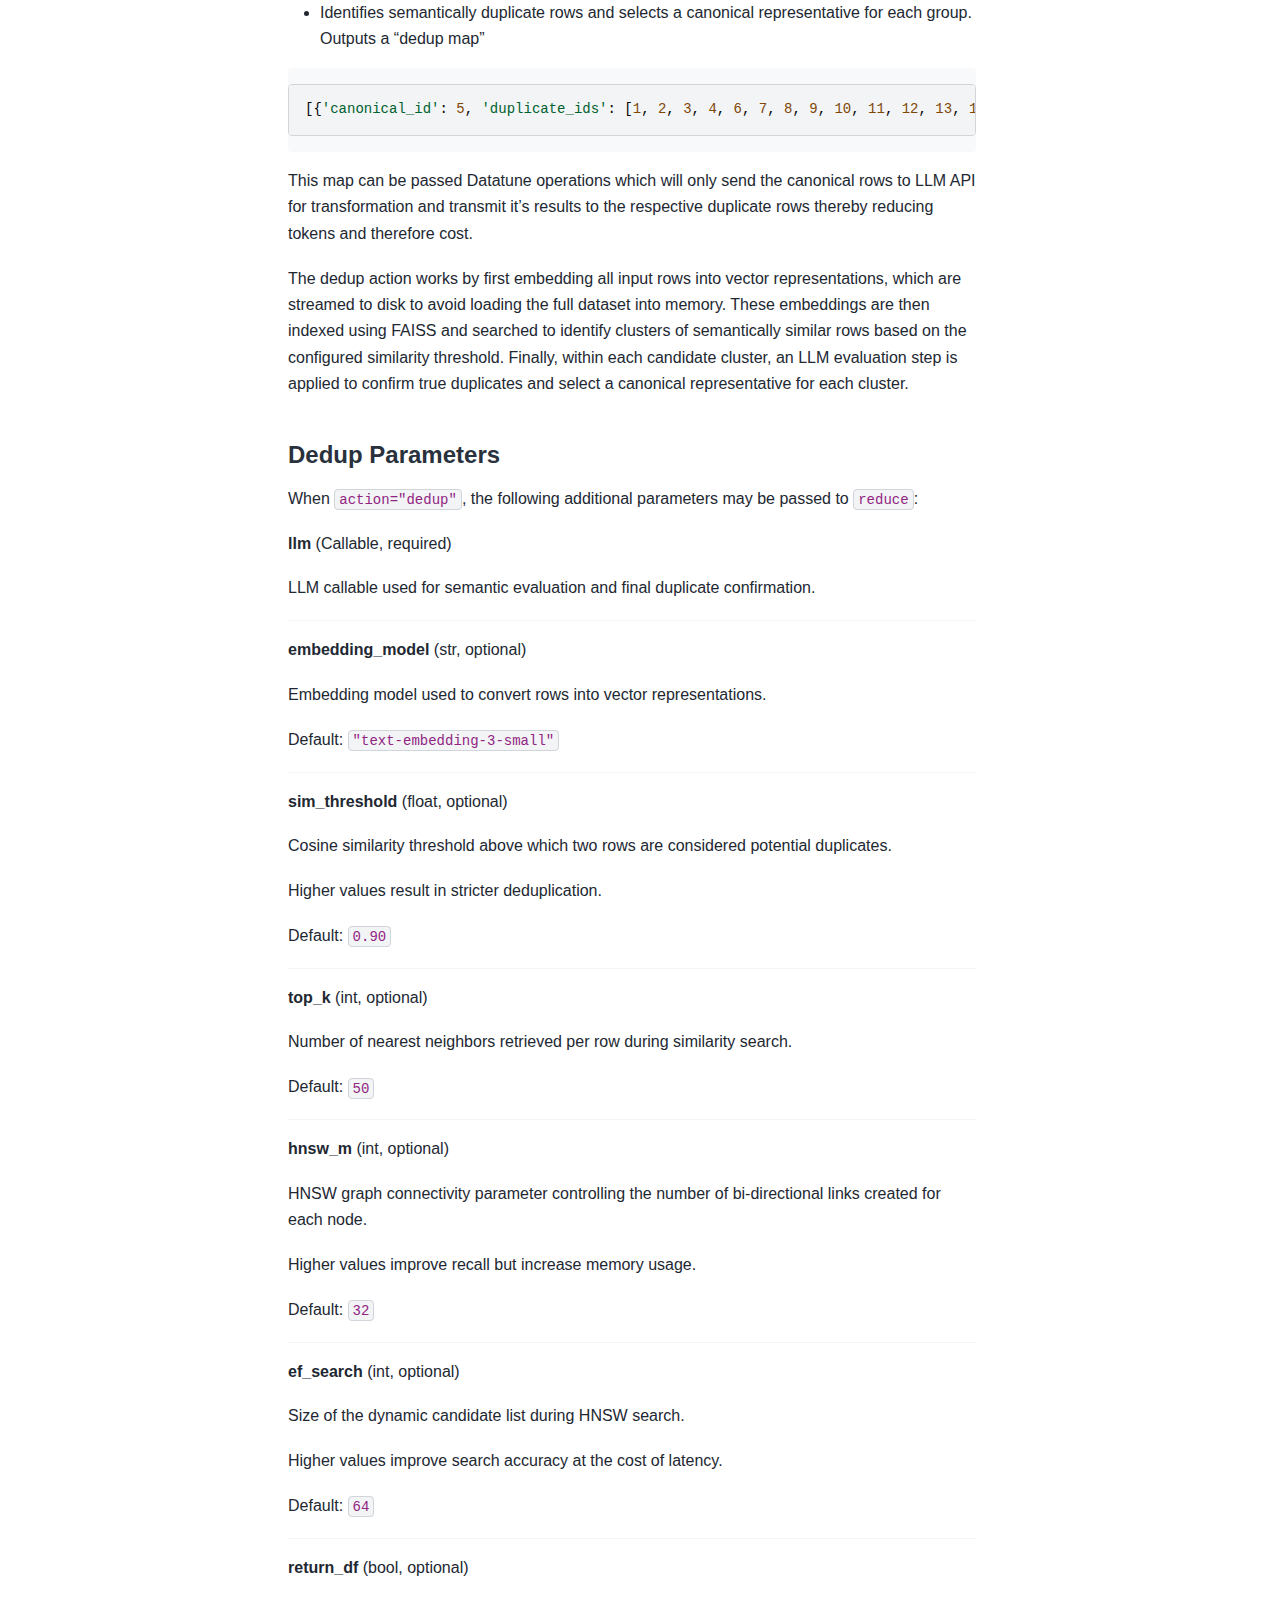
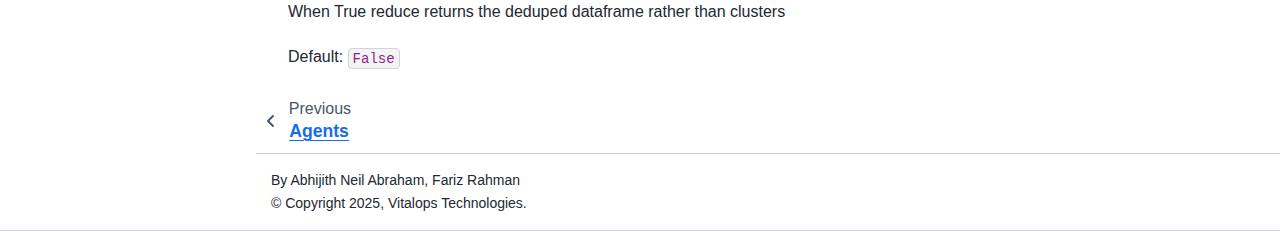
<file: Reduce.html>
<!DOCTYPE html>


<html lang="en" data-content_root="./" >

  <head>
    <meta charset="utf-8" />
    <meta name="viewport" content="width=device-width, initial-scale=1.0" /><meta name="viewport" content="width=device-width, initial-scale=1" />

    <title>Reduce &#8212; Datatune</title>
  
  
  
  <script data-cfasync="false">
    document.documentElement.dataset.mode = localStorage.getItem("mode") || "";
    document.documentElement.dataset.theme = localStorage.getItem("theme") || "";
  </script>
  
  <!-- Loaded before other Sphinx assets -->
  <link href="_static/styles/theme.css?digest=dfe6caa3a7d634c4db9b" rel="stylesheet" />
<link href="_static/styles/bootstrap.css?digest=dfe6caa3a7d634c4db9b" rel="stylesheet" />
<link href="_static/styles/pydata-sphinx-theme.css?digest=dfe6caa3a7d634c4db9b" rel="stylesheet" />

  
  <link href="_static/vendor/fontawesome/6.5.2/css/all.min.css?digest=dfe6caa3a7d634c4db9b" rel="stylesheet" />
  <link rel="preload" as="font" type="font/woff2" crossorigin href="_static/vendor/fontawesome/6.5.2/webfonts/fa-solid-900.woff2" />
<link rel="preload" as="font" type="font/woff2" crossorigin href="_static/vendor/fontawesome/6.5.2/webfonts/fa-brands-400.woff2" />
<link rel="preload" as="font" type="font/woff2" crossorigin href="_static/vendor/fontawesome/6.5.2/webfonts/fa-regular-400.woff2" />

    <link rel="stylesheet" type="text/css" href="_static/pygments.css?v=8f2a1f02" />
    <link rel="stylesheet" type="text/css" href="_static/styles/sphinx-book-theme.css?v=eba8b062" />
    <link rel="stylesheet" type="text/css" href="_static/sphinx-design.min.css?v=95c83b7e" />
    <link rel="stylesheet" type="text/css" href="_static/css/custom.css?v=2e0da054" />
  
  <!-- Pre-loaded scripts that we'll load fully later -->
  <link rel="preload" as="script" href="_static/scripts/bootstrap.js?digest=dfe6caa3a7d634c4db9b" />
<link rel="preload" as="script" href="_static/scripts/pydata-sphinx-theme.js?digest=dfe6caa3a7d634c4db9b" />
  <script src="_static/vendor/fontawesome/6.5.2/js/all.min.js?digest=dfe6caa3a7d634c4db9b"></script>

    <script src="_static/documentation_options.js?v=f131489c"></script>
    <script src="_static/doctools.js?v=fd6eb6e6"></script>
    <script src="_static/sphinx_highlight.js?v=6ffebe34"></script>
    <script src="_static/scripts/sphinx-book-theme.js?v=887ef09a"></script>
    <script src="_static/design-tabs.js?v=f930bc37"></script>
    <script>DOCUMENTATION_OPTIONS.pagename = 'Reduce';</script>
    <link rel="canonical" href="https://vitalops.github.io/datatune/Reduce.html" />
    <link rel="icon" href="_static/datatune_logo.png"/>
    <link rel="index" title="Index" href="genindex.html" />
    <link rel="search" title="Search" href="search.html" />
    <link rel="prev" title="Agents" href="Agent.html" />
  <meta name="viewport" content="width=device-width, initial-scale=1"/>
  <meta name="docsearch:language" content="en"/>
  </head>
  
  
  <body data-bs-spy="scroll" data-bs-target=".bd-toc-nav" data-offset="180" data-bs-root-margin="0px 0px -60%" data-default-mode="">

  
  
  <div id="pst-skip-link" class="skip-link d-print-none"><a href="#main-content">Skip to main content</a></div>
  
  <div id="pst-scroll-pixel-helper"></div>
  
  <button type="button" class="btn rounded-pill" id="pst-back-to-top">
    <i class="fa-solid fa-arrow-up"></i>Back to top</button>

  
  <input type="checkbox"
          class="sidebar-toggle"
          id="pst-primary-sidebar-checkbox"/>
  <label class="overlay overlay-primary" for="pst-primary-sidebar-checkbox"></label>
  
  <input type="checkbox"
          class="sidebar-toggle"
          id="pst-secondary-sidebar-checkbox"/>
  <label class="overlay overlay-secondary" for="pst-secondary-sidebar-checkbox"></label>
  
  <div class="search-button__wrapper">
    <div class="search-button__overlay"></div>
    <div class="search-button__search-container">
<form class="bd-search d-flex align-items-center"
      action="search.html"
      method="get">
  <i class="fa-solid fa-magnifying-glass"></i>
  <input type="search"
         class="form-control"
         name="q"
         id="search-input"
         placeholder="Search..."
         aria-label="Search..."
         autocomplete="off"
         autocorrect="off"
         autocapitalize="off"
         spellcheck="false"/>
  <span class="search-button__kbd-shortcut"><kbd class="kbd-shortcut__modifier">Ctrl</kbd>+<kbd>K</kbd></span>
</form></div>
  </div>

  <div class="pst-async-banner-revealer d-none">
  <aside id="bd-header-version-warning" class="d-none d-print-none" aria-label="Version warning"></aside>
</div>
<aside class="bd-header-announcement" aria-label="Announcement">
  <div class="bd-header-announcement__content">Datatune: Transform data with natural language using LLMs</div>
</aside>

  
    <header class="bd-header navbar navbar-expand-lg bd-navbar d-print-none">
    </header>
  

  <div class="bd-container">
    <div class="bd-container__inner bd-page-width">
      
      
      
      <div class="bd-sidebar-primary bd-sidebar">
        

  
  <div class="sidebar-header-items sidebar-primary__section">
    
    
    
    
  </div>
  
    <div class="sidebar-primary-items__start sidebar-primary__section">
        <div class="sidebar-primary-item">

  
    
  

<a class="navbar-brand logo" href="index.html">
  
  
  
  
  
    
    
      
    
    
    <img src="_static/datatune_logo.png" class="logo__image only-light" alt="Datatune - Home"/>
    <script>document.write(`<img src="_static/datatune_logo.png" class="logo__image only-dark" alt="Datatune - Home"/>`);</script>
  
  
</a></div>
        <div class="sidebar-primary-item">

 <script>
 document.write(`
   <button class="btn search-button-field search-button__button" title="Search" aria-label="Search" data-bs-placement="bottom" data-bs-toggle="tooltip">
    <i class="fa-solid fa-magnifying-glass"></i>
    <span class="search-button__default-text">Search</span>
    <span class="search-button__kbd-shortcut"><kbd class="kbd-shortcut__modifier">Ctrl</kbd>+<kbd class="kbd-shortcut__modifier">K</kbd></span>
   </button>
 `);
 </script></div>
        <div class="sidebar-primary-item"><nav class="bd-links bd-docs-nav" aria-label="Main">
    <div class="bd-toc-item navbar-nav active">
        <p aria-level="2" class="caption" role="heading"><span class="caption-text">Contents:</span></p>
<ul class="current nav bd-sidenav">
<li class="toctree-l1"><a class="reference internal" href="DataLoaders.html">Data Loaders</a></li>
<li class="toctree-l1"><a class="reference internal" href="Filter.html">Filter</a></li>
<li class="toctree-l1"><a class="reference internal" href="Map.html">Map</a></li>
<li class="toctree-l1"><a class="reference internal" href="Op.html">Op</a></li>
<li class="toctree-l1"><a class="reference internal" href="LLM.html">LLM</a></li>
<li class="toctree-l1"><a class="reference internal" href="Agent.html">Agents</a></li>
<li class="toctree-l1 current active"><a class="current reference internal" href="#">Reduce</a></li>
</ul>

    </div>
</nav></div>
    </div>
  
  
  <div class="sidebar-primary-items__end sidebar-primary__section">
  </div>
  
  <div id="rtd-footer-container"></div>


      </div>
      
      <main id="main-content" class="bd-main" role="main">
        
        

<div class="sbt-scroll-pixel-helper"></div>

          <div class="bd-content">
            <div class="bd-article-container">
              
              <div class="bd-header-article d-print-none">
<div class="header-article-items header-article__inner">
  
    <div class="header-article-items__start">
      
        <div class="header-article-item"><button class="sidebar-toggle primary-toggle btn btn-sm" title="Toggle primary sidebar" data-bs-placement="bottom" data-bs-toggle="tooltip">
  <span class="fa-solid fa-bars"></span>
</button></div>
      
    </div>
  
  
    <div class="header-article-items__end">
      
        <div class="header-article-item">

<div class="article-header-buttons">





<div class="dropdown dropdown-source-buttons">
  <button class="btn dropdown-toggle" type="button" data-bs-toggle="dropdown" aria-expanded="false" aria-label="Source repositories">
    <i class="fab fa-github"></i>
  </button>
  <ul class="dropdown-menu">
      
      
      
      <li><a href="https://github.com/vitalops/datatune" target="_blank"
   class="btn btn-sm btn-source-repository-button dropdown-item"
   title="Source repository"
   data-bs-placement="left" data-bs-toggle="tooltip"
>
  

<span class="btn__icon-container">
  <i class="fab fa-github"></i>
  </span>
<span class="btn__text-container">Repository</span>
</a>
</li>
      
      
      
      
      <li><a href="https://github.com/vitalops/datatune/issues/new?title=Issue%20on%20page%20%2FReduce.html&body=Your%20issue%20content%20here." target="_blank"
   class="btn btn-sm btn-source-issues-button dropdown-item"
   title="Open an issue"
   data-bs-placement="left" data-bs-toggle="tooltip"
>
  

<span class="btn__icon-container">
  <i class="fas fa-lightbulb"></i>
  </span>
<span class="btn__text-container">Open issue</span>
</a>
</li>
      
  </ul>
</div>






<div class="dropdown dropdown-download-buttons">
  <button class="btn dropdown-toggle" type="button" data-bs-toggle="dropdown" aria-expanded="false" aria-label="Download this page">
    <i class="fas fa-download"></i>
  </button>
  <ul class="dropdown-menu">
      
      
      
      <li><a href="_sources/Reduce.md" target="_blank"
   class="btn btn-sm btn-download-source-button dropdown-item"
   title="Download source file"
   data-bs-placement="left" data-bs-toggle="tooltip"
>
  

<span class="btn__icon-container">
  <i class="fas fa-file"></i>
  </span>
<span class="btn__text-container">.md</span>
</a>
</li>
      
      
      
      
      <li>
<button onclick="window.print()"
  class="btn btn-sm btn-download-pdf-button dropdown-item"
  title="Print to PDF"
  data-bs-placement="left" data-bs-toggle="tooltip"
>
  

<span class="btn__icon-container">
  <i class="fas fa-file-pdf"></i>
  </span>
<span class="btn__text-container">.pdf</span>
</button>
</li>
      
  </ul>
</div>




<button onclick="toggleFullScreen()"
  class="btn btn-sm btn-fullscreen-button"
  title="Fullscreen mode"
  data-bs-placement="bottom" data-bs-toggle="tooltip"
>
  

<span class="btn__icon-container">
  <i class="fas fa-expand"></i>
  </span>

</button>



<script>
document.write(`
  <button class="btn btn-sm nav-link pst-navbar-icon theme-switch-button" title="light/dark" aria-label="light/dark" data-bs-placement="bottom" data-bs-toggle="tooltip">
    <i class="theme-switch fa-solid fa-sun fa-lg" data-mode="light"></i>
    <i class="theme-switch fa-solid fa-moon fa-lg" data-mode="dark"></i>
    <i class="theme-switch fa-solid fa-circle-half-stroke fa-lg" data-mode="auto"></i>
  </button>
`);
</script>


<script>
document.write(`
  <button class="btn btn-sm pst-navbar-icon search-button search-button__button" title="Search" aria-label="Search" data-bs-placement="bottom" data-bs-toggle="tooltip">
    <i class="fa-solid fa-magnifying-glass fa-lg"></i>
  </button>
`);
</script>
<button class="sidebar-toggle secondary-toggle btn btn-sm" title="Toggle secondary sidebar" data-bs-placement="bottom" data-bs-toggle="tooltip">
    <span class="fa-solid fa-list"></span>
</button>
</div></div>
      
    </div>
  
</div>
</div>
              
              

<div id="jb-print-docs-body" class="onlyprint">
    <h1>Reduce</h1>
    <!-- Table of contents -->
    <div id="print-main-content">
        <div id="jb-print-toc">
            
            <div>
                <h2> Contents </h2>
            </div>
            <nav aria-label="Page">
                <ul class="visible nav section-nav flex-column">
<li class="toc-h2 nav-item toc-entry"><a class="reference internal nav-link" href="#basic-usage">Basic Usage</a></li>
<li class="toc-h2 nav-item toc-entry"><a class="reference internal nav-link" href="#parameters">Parameters</a></li>
<li class="toc-h2 nav-item toc-entry"><a class="reference internal nav-link" href="#actions">Actions</a><ul class="visible nav section-nav flex-column">
<li class="toc-h3 nav-item toc-entry"><a class="reference internal nav-link" href="#dedup">dedup</a><ul class="nav section-nav flex-column">
<li class="toc-h4 nav-item toc-entry"><a class="reference internal nav-link" href="#dedup-parameters">Dedup Parameters</a></li>
</ul>
</li>
</ul>
</li>
</ul>
            </nav>
        </div>
    </div>
</div>

              
                
<div id="searchbox"></div>
                <article class="bd-article">
                  
  <section class="tex2jax_ignore mathjax_ignore" id="reduce">
<h1>Reduce<a class="headerlink" href="#reduce" title="Link to this heading">#</a></h1>
<p>The <code class="docutils literal notranslate"><span class="pre">Reduce</span></code> operation in Datatune reduces the size of a dataset by grouping, deduplicating, or otherwise collapsing rows based on a specified action.<br />
It is typically used to minimize downstream processing cost (e.g. LLM calls) by identifying canonical rows and eliminating redundant ones.</p>
<section id="basic-usage">
<h2>Basic Usage<a class="headerlink" href="#basic-usage" title="Link to this heading">#</a></h2>
<div class="highlight-python notranslate"><div class="highlight"><pre><span></span><span class="kn">import</span><span class="w"> </span><span class="nn">datatune</span><span class="w"> </span><span class="k">as</span><span class="w"> </span><span class="nn">dt</span>
<span class="kn">from</span><span class="w"> </span><span class="nn">datatune.llm.llm</span><span class="w"> </span><span class="kn">import</span> <span class="n">LLM</span>
<span class="kn">import</span><span class="w"> </span><span class="nn">dask.dataframe</span><span class="w"> </span><span class="k">as</span><span class="w"> </span><span class="nn">dd</span>

<span class="c1"># Initialize LLM</span>
<span class="n">llm</span> <span class="o">=</span> <span class="n">LLM</span><span class="p">(</span><span class="n">model_name</span><span class="o">=</span><span class="s2">&quot;openai/gpt-3.5-turbo&quot;</span><span class="p">)</span>

<span class="c1"># Load data</span>
<span class="n">df</span> <span class="o">=</span> <span class="n">dd</span><span class="o">.</span><span class="n">read_csv</span><span class="p">(</span><span class="s2">&quot;data.csv&quot;</span><span class="p">)</span>

<span class="c1"># Get deduplication clusters</span>
<span class="n">clusters</span> <span class="o">=</span> <span class="n">dt</span><span class="o">.</span><span class="n">reduce</span><span class="p">(</span><span class="n">df</span><span class="p">,</span> <span class="n">action</span><span class="o">=</span><span class="s2">&quot;dedup&quot;</span><span class="p">,</span> <span class="n">embedding_model</span><span class="o">=</span><span class="s2">&quot;text-embedding-3-small&quot;</span><span class="p">,</span> <span class="n">llm</span><span class="o">=</span><span class="n">llm</span><span class="p">)</span>


<span class="c1"># Apply transformation</span>
<span class="n">mapped_df</span> <span class="o">=</span> <span class="n">dt</span><span class="o">.</span><span class="n">map</span><span class="p">(</span>
    <span class="n">prompt</span><span class="o">=</span><span class="s2">&quot;Extract country and city from the address field&quot;</span><span class="p">,</span>
    <span class="n">output_fields</span><span class="o">=</span><span class="p">[</span><span class="s2">&quot;country&quot;</span><span class="p">,</span> <span class="s2">&quot;city&quot;</span><span class="p">]</span>
    <span class="n">clusters</span><span class="o">=</span><span class="n">clusters</span>             <span class="c1"># pass clusters</span>
<span class="p">)(</span><span class="n">llm</span><span class="p">,</span> <span class="n">df</span><span class="p">)</span>

<span class="c1"># Process results</span>
<span class="n">mapped_df</span><span class="o">.</span><span class="n">compute</span><span class="p">()</span>
</pre></div>
</div>
</section>
<section id="parameters">
<h2>Parameters<a class="headerlink" href="#parameters" title="Link to this heading">#</a></h2>
<p><strong>df</strong> (DataFrame, required): Input dataset to be reduced.</p>
<p><strong>action</strong> (str, required): Name of the reduction action to apply. Examples: “dedup”</p>
<p><strong>kwargs</strong> (optional): Configuration parameters forwarded to the selected reduction action.The accepted parameters depend on the specific action being used.</p>
</section>
<section id="actions">
<h2>Actions<a class="headerlink" href="#actions" title="Link to this heading">#</a></h2>
<p>Reduction behavior is defined by actions, which are registered internally and selected by name at runtime.
Reduce accepts generic parameters, plus action-specific parameters
that are interpreted only by the selected action.</p>
<p>Each action:</p>
<ul class="simple">
<li><p>Is implemented as a callable class</p></li>
<li><p>Receives configuration via its constructor</p></li>
</ul>
<p>Operates on the input DataFrame when called</p>
<section id="dedup">
<h3>dedup<a class="headerlink" href="#dedup" title="Link to this heading">#</a></h3>
<ul class="simple">
<li><p>Identifies semantically duplicate rows and selects a canonical representative for each group. Outputs a “dedup map”</p></li>
</ul>
<div class="highlight-python notranslate"><div class="highlight"><pre><span></span><span class="p">[{</span><span class="s1">&#39;canonical_id&#39;</span><span class="p">:</span> <span class="mi">5</span><span class="p">,</span> <span class="s1">&#39;duplicate_ids&#39;</span><span class="p">:</span> <span class="p">[</span><span class="mi">1</span><span class="p">,</span> <span class="mi">2</span><span class="p">,</span> <span class="mi">3</span><span class="p">,</span> <span class="mi">4</span><span class="p">,</span> <span class="mi">6</span><span class="p">,</span> <span class="mi">7</span><span class="p">,</span> <span class="mi">8</span><span class="p">,</span> <span class="mi">9</span><span class="p">,</span> <span class="mi">10</span><span class="p">,</span> <span class="mi">11</span><span class="p">,</span> <span class="mi">12</span><span class="p">,</span> <span class="mi">13</span><span class="p">,</span> <span class="mi">14</span><span class="p">,</span> <span class="mi">15</span><span class="p">,</span> <span class="mi">16</span><span class="p">,</span> <span class="mi">17</span><span class="p">,</span> <span class="mi">18</span><span class="p">,</span> <span class="mi">19</span><span class="p">]}]</span>
</pre></div>
</div>
<p>This map can be passed Datatune operations which will only send the canonical rows to LLM API for transformation and transmit it’s results to the respective duplicate rows thereby reducing tokens and therefore cost.</p>
<p>The dedup action works by first embedding all input rows into vector representations, which are streamed to disk to avoid loading the full dataset into memory. These embeddings are then indexed using FAISS and searched to identify clusters of semantically similar rows based on the configured similarity threshold. Finally, within each candidate cluster, an LLM evaluation step is applied to confirm true duplicates and select a canonical representative for each cluster.</p>
<section id="dedup-parameters">
<h4>Dedup Parameters<a class="headerlink" href="#dedup-parameters" title="Link to this heading">#</a></h4>
<p>When <code class="docutils literal notranslate"><span class="pre">action=&quot;dedup&quot;</span></code>, the following additional parameters may be passed
to <code class="docutils literal notranslate"><span class="pre">reduce</span></code>:</p>
<p><strong>llm</strong> (Callable, required)</p>
<p>LLM callable used for semantic evaluation and final duplicate confirmation.</p>
<hr class="docutils" />
<p><strong>embedding_model</strong> (str, optional)</p>
<p>Embedding model used to convert rows into vector representations.</p>
<p>Default: <code class="docutils literal notranslate"><span class="pre">&quot;text-embedding-3-small&quot;</span></code></p>
<hr class="docutils" />
<p><strong>sim_threshold</strong> (float, optional)</p>
<p>Cosine similarity threshold above which two rows are considered potential
duplicates.</p>
<p>Higher values result in stricter deduplication.</p>
<p>Default: <code class="docutils literal notranslate"><span class="pre">0.90</span></code></p>
<hr class="docutils" />
<p><strong>top_k</strong> (int, optional)</p>
<p>Number of nearest neighbors retrieved per row during similarity search.</p>
<p>Default: <code class="docutils literal notranslate"><span class="pre">50</span></code></p>
<hr class="docutils" />
<p><strong>hnsw_m</strong> (int, optional)</p>
<p>HNSW graph connectivity parameter controlling the number of bi-directional
links created for each node.</p>
<p>Higher values improve recall but increase memory usage.</p>
<p>Default: <code class="docutils literal notranslate"><span class="pre">32</span></code></p>
<hr class="docutils" />
<p><strong>ef_search</strong> (int, optional)</p>
<p>Size of the dynamic candidate list during HNSW search.</p>
<p>Higher values improve search accuracy at the cost of latency.</p>
<p>Default: <code class="docutils literal notranslate"><span class="pre">64</span></code></p>
<hr class="docutils" />
<p><strong>return_df</strong> (bool, optional)</p>
<p>When True reduce returns the deduped dataframe rather than clusters</p>
<p>Default: <code class="docutils literal notranslate"><span class="pre">False</span></code></p>
</section>
</section>
</section>
</section>


                </article>
              

              
              
              
              
                <footer class="prev-next-footer d-print-none">
                  
<div class="prev-next-area">
    <a class="left-prev"
       href="Agent.html"
       title="previous page">
      <i class="fa-solid fa-angle-left"></i>
      <div class="prev-next-info">
        <p class="prev-next-subtitle">previous</p>
        <p class="prev-next-title">Agents</p>
      </div>
    </a>
</div>
                </footer>
              
            </div>
            
            
              
                <div class="bd-sidebar-secondary bd-toc"><div class="sidebar-secondary-items sidebar-secondary__inner">


  <div class="sidebar-secondary-item">
  <div class="page-toc tocsection onthispage">
    <i class="fa-solid fa-list"></i> Contents
  </div>
  <nav class="bd-toc-nav page-toc">
    <ul class="visible nav section-nav flex-column">
<li class="toc-h2 nav-item toc-entry"><a class="reference internal nav-link" href="#basic-usage">Basic Usage</a></li>
<li class="toc-h2 nav-item toc-entry"><a class="reference internal nav-link" href="#parameters">Parameters</a></li>
<li class="toc-h2 nav-item toc-entry"><a class="reference internal nav-link" href="#actions">Actions</a><ul class="visible nav section-nav flex-column">
<li class="toc-h3 nav-item toc-entry"><a class="reference internal nav-link" href="#dedup">dedup</a><ul class="nav section-nav flex-column">
<li class="toc-h4 nav-item toc-entry"><a class="reference internal nav-link" href="#dedup-parameters">Dedup Parameters</a></li>
</ul>
</li>
</ul>
</li>
</ul>
  </nav></div>

</div></div>
              
            
          </div>
          <footer class="bd-footer-content">
            
<div class="bd-footer-content__inner container">
  
  <div class="footer-item">
    
<p class="component-author">
By Abhijith Neil Abraham, Fariz Rahman
</p>

  </div>
  
  <div class="footer-item">
    

  <p class="copyright">
    
      © Copyright 2025, Vitalops Technologies.
      <br/>
    
  </p>

  </div>
  
  <div class="footer-item">
    
  </div>
  
  <div class="footer-item">
    
  </div>
  
</div>
          </footer>
        

      </main>
    </div>
  </div>
  
  <!-- Scripts loaded after <body> so the DOM is not blocked -->
  <script src="_static/scripts/bootstrap.js?digest=dfe6caa3a7d634c4db9b"></script>
<script src="_static/scripts/pydata-sphinx-theme.js?digest=dfe6caa3a7d634c4db9b"></script>

  <footer class="bd-footer">
  </footer>
  </body>
</html>
</file>
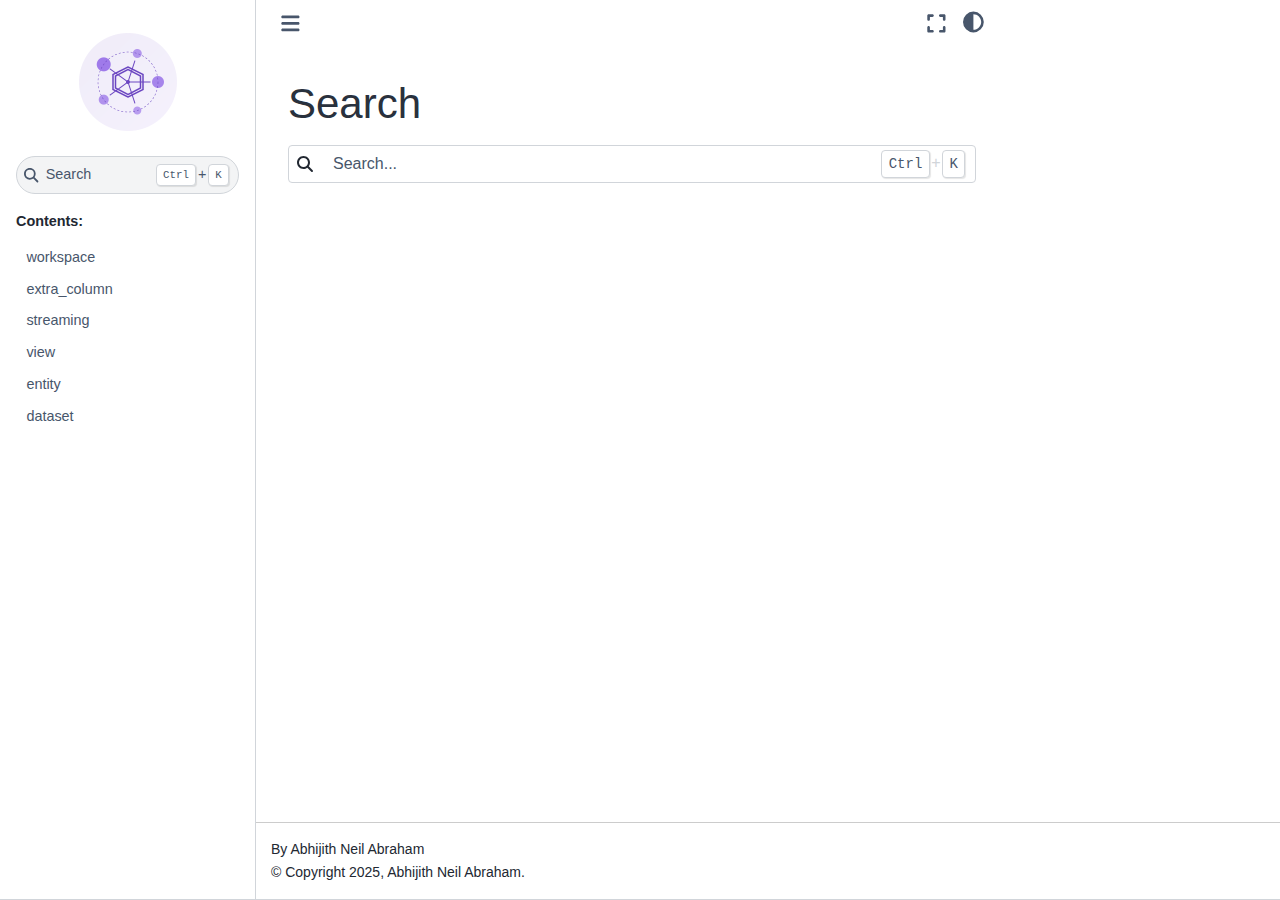
<file: search.html>
<!DOCTYPE html>


<html lang="en" data-content_root="./" >

  <head>
    <meta charset="utf-8" />
    <meta name="viewport" content="width=device-width, initial-scale=1.0" /><title>Search - Datatune 0.0.2 documentation</title>
  
  
  
  <script data-cfasync="false">
    document.documentElement.dataset.mode = localStorage.getItem("mode") || "";
    document.documentElement.dataset.theme = localStorage.getItem("theme") || "";
  </script>
  <!--
    this give us a css class that will be invisible only if js is disabled
  -->
  <noscript>
    <style>
      .pst-js-only { display: none !important; }

    </style>
  </noscript>
  
  <!-- Loaded before other Sphinx assets -->
  <link href="_static/styles/theme.css?digest=8878045cc6db502f8baf" rel="stylesheet" />
<link href="_static/styles/pydata-sphinx-theme.css?digest=8878045cc6db502f8baf" rel="stylesheet" />

    <link rel="stylesheet" type="text/css" href="_static/pygments.css?v=8f2a1f02" />
    <link rel="stylesheet" type="text/css" href="_static/styles/sphinx-book-theme.css?v=a3416100" />
    <link rel="stylesheet" type="text/css" href="_static/sphinx-design.min.css?v=95c83b7e" />
    <link rel="stylesheet" type="text/css" href="_static/css/custom.css?v=2e0da054" />
  
  <!-- So that users can add custom icons -->
  <script src="_static/scripts/fontawesome.js?digest=8878045cc6db502f8baf"></script>
  <!-- Pre-loaded scripts that we'll load fully later -->
  <link rel="preload" as="script" href="_static/scripts/bootstrap.js?digest=8878045cc6db502f8baf" />
<link rel="preload" as="script" href="_static/scripts/pydata-sphinx-theme.js?digest=8878045cc6db502f8baf" />

    <script src="_static/documentation_options.js?v=f131489c"></script>
    <script src="_static/doctools.js?v=9bcbadda"></script>
    <script src="_static/sphinx_highlight.js?v=dc90522c"></script>
    <script src="_static/scripts/sphinx-book-theme.js?v=887ef09a"></script>
    <script src="_static/design-tabs.js?v=f930bc37"></script>
    <script>DOCUMENTATION_OPTIONS.pagename = 'search';</script>
  <script src="_static/searchtools.js"></script>
  <script src="_static/language_data.js"></script>
  <script src="searchindex.js"></script>
    <link rel="canonical" href="https://vitalops.github.io/datatune/search.html" />
    <link rel="index" title="Index" href="genindex.html" />
    <link rel="search" title="Search" href="#" />
  <meta name="viewport" content="width=device-width, initial-scale=1"/>
  <meta name="docsearch:language" content="en"/>
  <meta name="docsearch:version" content="" />
  </head>
  
  
  <body data-bs-spy="scroll" data-bs-target=".bd-toc-nav" data-offset="180" data-bs-root-margin="0px 0px -60%" data-default-mode="">

  
  
  <div id="pst-skip-link" class="skip-link d-print-none"><a href="#main-content">Skip to main content</a></div>
  
  <div id="pst-scroll-pixel-helper"></div>
  
  <button type="button" class="btn rounded-pill" id="pst-back-to-top">
    <i class="fa-solid fa-arrow-up"></i>Back to top</button>

  
  <dialog id="pst-search-dialog">
    
<form class="bd-search d-flex align-items-center"
      action="#"
      method="get">
  <i class="fa-solid fa-magnifying-glass"></i>
  <input type="search"
         class="form-control"
         name="q"
         placeholder="Search..."
         aria-label="Search..."
         autocomplete="off"
         autocorrect="off"
         autocapitalize="off"
         spellcheck="false"/>
  <span class="search-button__kbd-shortcut"><kbd class="kbd-shortcut__modifier">Ctrl</kbd>+<kbd>K</kbd></span>
</form>
  </dialog>

  <div class="pst-async-banner-revealer d-none">
  <aside id="bd-header-version-warning" class="d-none d-print-none" aria-label="Version warning"></aside>
</div>

  
    <header class="bd-header navbar navbar-expand-lg bd-navbar d-print-none">
    </header>
  

  <div class="bd-container">
    <div class="bd-container__inner bd-page-width">
      
      
      
        
      
      <dialog id="pst-primary-sidebar-modal"></dialog>
      <div id="pst-primary-sidebar" class="bd-sidebar-primary bd-sidebar">
        

  
  <div class="sidebar-header-items sidebar-primary__section">
    
    
    
    
  </div>
  
    <div class="sidebar-primary-items__start sidebar-primary__section">
        <div class="sidebar-primary-item">

  
    
  

<a class="navbar-brand logo" href="index.html">
  
  
  
  
  
    
    
      
    
    
    <img src="_static/datatune_logo.png" class="logo__image only-light" alt="Datatune 0.0.2 documentation - Home"/>
    <img src="_static/datatune_logo.png" class="logo__image only-dark pst-js-only" alt="Datatune 0.0.2 documentation - Home"/>
  
  
</a></div>
        <div class="sidebar-primary-item">

<button class="btn search-button-field search-button__button pst-js-only" title="Search" aria-label="Search" data-bs-placement="bottom" data-bs-toggle="tooltip">
 <i class="fa-solid fa-magnifying-glass"></i>
 <span class="search-button__default-text">Search</span>
 <span class="search-button__kbd-shortcut"><kbd class="kbd-shortcut__modifier">Ctrl</kbd>+<kbd class="kbd-shortcut__modifier">K</kbd></span>
</button></div>
        <div class="sidebar-primary-item"><nav class="bd-links bd-docs-nav" aria-label="Main">
    <div class="bd-toc-item navbar-nav active">
        <p aria-level="2" class="caption" role="heading"><span class="caption-text">Contents:</span></p>
<ul class="nav bd-sidenav">
<li class="toctree-l1"><a class="reference internal" href="workspace.html">workspace</a></li>
<li class="toctree-l1"><a class="reference internal" href="extra_column.html">extra_column</a></li>
<li class="toctree-l1"><a class="reference internal" href="streaming.html">streaming</a></li>
<li class="toctree-l1"><a class="reference internal" href="view.html">view</a></li>
<li class="toctree-l1"><a class="reference internal" href="entity.html">entity</a></li>
<li class="toctree-l1"><a class="reference internal" href="dataset.html">dataset</a></li>
</ul>

    </div>
</nav></div>
    </div>
  
  
  <div class="sidebar-primary-items__end sidebar-primary__section">
      <div class="sidebar-primary-item">
<div id="ethical-ad-placement"
      class="flat"
      data-ea-publisher="readthedocs"
      data-ea-type="readthedocs-sidebar"
      data-ea-manual="true">
</div></div>
  </div>


      </div>
      
      <main id="main-content" class="bd-main" role="main">
        
        

<div class="sbt-scroll-pixel-helper"></div>

          <div class="bd-content">
            <div class="bd-article-container">
              
              <div class="bd-header-article d-print-none">
<div class="header-article-items header-article__inner">
  
    <div class="header-article-items__start">
      
        <div class="header-article-item"><button class="sidebar-toggle primary-toggle btn btn-sm" title="Toggle primary sidebar" data-bs-placement="bottom" data-bs-toggle="tooltip">
  <span class="fa-solid fa-bars"></span>
</button></div>
      
    </div>
  
  
    <div class="header-article-items__end">
      
        <div class="header-article-item">

<div class="article-header-buttons">



<button onclick="toggleFullScreen()"
  class="btn btn-sm btn-fullscreen-button"
  title="Fullscreen mode"
  data-bs-placement="bottom" data-bs-toggle="tooltip"
>
  

<span class="btn__icon-container">
  <i class="fas fa-expand"></i>
  </span>

</button>



<button class="btn btn-sm nav-link pst-navbar-icon theme-switch-button pst-js-only" aria-label="Color mode" data-bs-title="Color mode"  data-bs-placement="bottom" data-bs-toggle="tooltip">
  <i class="theme-switch fa-solid fa-sun                fa-lg" data-mode="light" title="Light"></i>
  <i class="theme-switch fa-solid fa-moon               fa-lg" data-mode="dark"  title="Dark"></i>
  <i class="theme-switch fa-solid fa-circle-half-stroke fa-lg" data-mode="auto"  title="System Settings"></i>
</button>


<button class="btn btn-sm pst-navbar-icon search-button search-button__button pst-js-only" title="Search" aria-label="Search" data-bs-placement="bottom" data-bs-toggle="tooltip">
    <i class="fa-solid fa-magnifying-glass fa-lg"></i>
</button>

</div></div>
      
    </div>
  
</div>
</div>
              
              
  <div class="bd-search-container">
    <h1>Search</h1>
    <noscript>
      <div class="admonition error">
        <p class="admonition-title">Error</p>
        <p>Please activate JavaScript to enable the search functionality.</p>
      </div>
    </noscript>
    
<form class="bd-search d-flex align-items-center"
      action="#"
      method="get">
  <i class="fa-solid fa-magnifying-glass"></i>
  <input type="search"
         class="form-control"
         name="q"
         placeholder="Search..."
         aria-label="Search..."
         autocomplete="off"
         autocorrect="off"
         autocapitalize="off"
         spellcheck="false"/>
  <span class="search-button__kbd-shortcut"><kbd class="kbd-shortcut__modifier">Ctrl</kbd>+<kbd>K</kbd></span>
</form>
    <div id="search-results"></div>
  </div>
  <script>
    // Activate the search field on page load
    let searchInput = document.querySelector("form.bd-search input");
    if (searchInput) {
        searchInput.focus();
        searchInput.select();
        console.log("[PST]: Set focus on search field.");
    }
  </script>

              
              
              
              
                <footer class="prev-next-footer d-print-none">
                  
<div class="prev-next-area">
</div>
                </footer>
              
            </div>
            
            
              
            
          </div>
          <footer class="bd-footer-content">
            
<div class="bd-footer-content__inner container">
  
  <div class="footer-item">
    
<p class="component-author">
By Abhijith Neil Abraham
</p>

  </div>
  
  <div class="footer-item">
    

  <p class="copyright">
    
      © Copyright 2025, Abhijith Neil Abraham.
      <br/>
    
  </p>

  </div>
  
  <div class="footer-item">
    
  </div>
  
  <div class="footer-item">
    
  </div>
  
</div>
          </footer>
        

      </main>
    </div>
  </div>
  
  <!-- Scripts loaded after <body> so the DOM is not blocked -->
  <script defer src="_static/scripts/bootstrap.js?digest=8878045cc6db502f8baf"></script>
<script defer src="_static/scripts/pydata-sphinx-theme.js?digest=8878045cc6db502f8baf"></script>

  <footer class="bd-footer">
  </footer>
  </body>
</html>
</file>
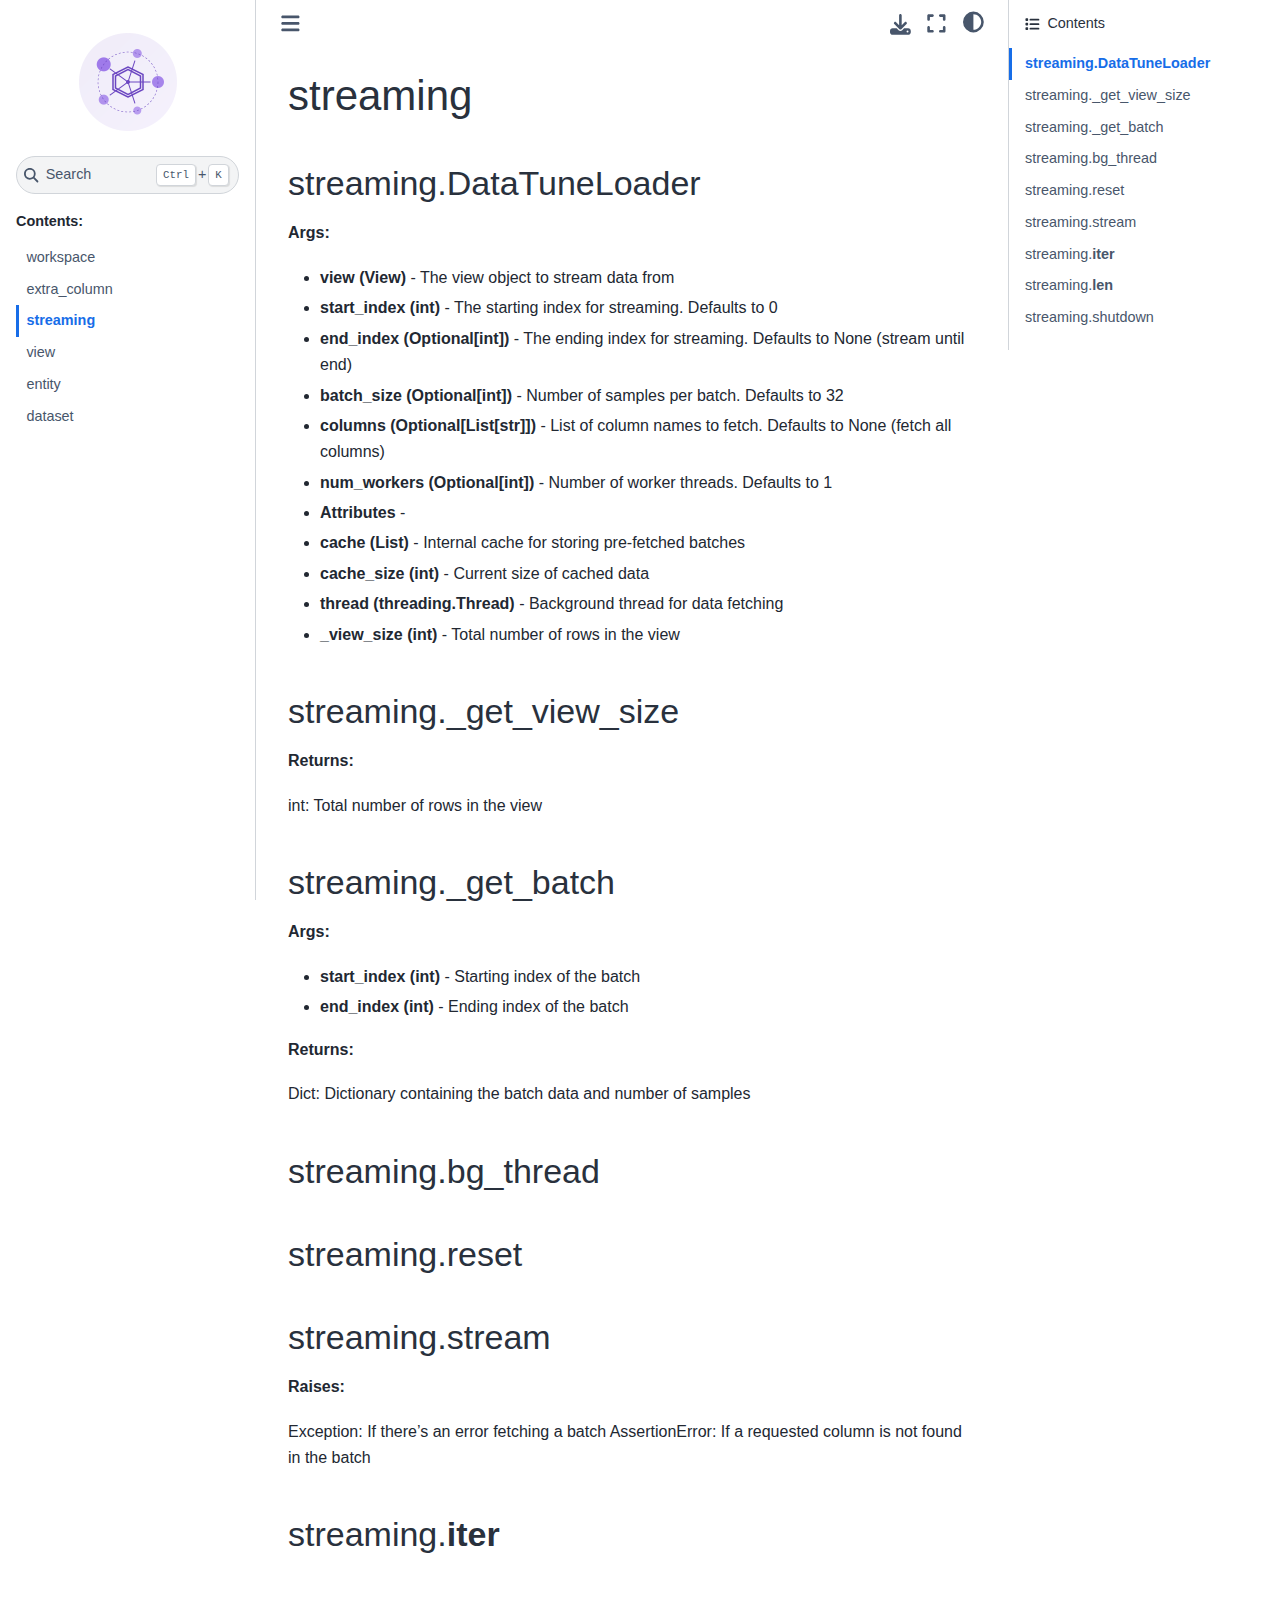
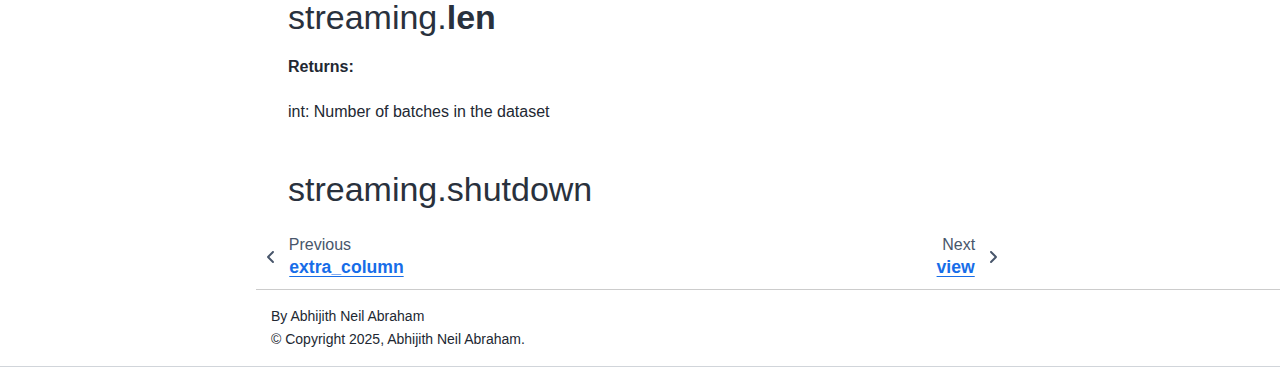
<file: streaming.html>
<!DOCTYPE html>


<html lang="en" data-content_root="./" >

  <head>
    <meta charset="utf-8" />
    <meta name="viewport" content="width=device-width, initial-scale=1.0" /><meta name="viewport" content="width=device-width, initial-scale=1" />

    <title>streaming &#8212; Datatune 0.0.2 documentation</title>
  
  
  
  <script data-cfasync="false">
    document.documentElement.dataset.mode = localStorage.getItem("mode") || "";
    document.documentElement.dataset.theme = localStorage.getItem("theme") || "";
  </script>
  <!--
    this give us a css class that will be invisible only if js is disabled
  -->
  <noscript>
    <style>
      .pst-js-only { display: none !important; }

    </style>
  </noscript>
  
  <!-- Loaded before other Sphinx assets -->
  <link href="_static/styles/theme.css?digest=8878045cc6db502f8baf" rel="stylesheet" />
<link href="_static/styles/pydata-sphinx-theme.css?digest=8878045cc6db502f8baf" rel="stylesheet" />

    <link rel="stylesheet" type="text/css" href="_static/pygments.css?v=8f2a1f02" />
    <link rel="stylesheet" type="text/css" href="_static/styles/sphinx-book-theme.css?v=a3416100" />
    <link rel="stylesheet" type="text/css" href="_static/sphinx-design.min.css?v=95c83b7e" />
    <link rel="stylesheet" type="text/css" href="_static/css/custom.css?v=2e0da054" />
  
  <!-- So that users can add custom icons -->
  <script src="_static/scripts/fontawesome.js?digest=8878045cc6db502f8baf"></script>
  <!-- Pre-loaded scripts that we'll load fully later -->
  <link rel="preload" as="script" href="_static/scripts/bootstrap.js?digest=8878045cc6db502f8baf" />
<link rel="preload" as="script" href="_static/scripts/pydata-sphinx-theme.js?digest=8878045cc6db502f8baf" />

    <script src="_static/documentation_options.js?v=f131489c"></script>
    <script src="_static/doctools.js?v=9bcbadda"></script>
    <script src="_static/sphinx_highlight.js?v=dc90522c"></script>
    <script src="_static/scripts/sphinx-book-theme.js?v=887ef09a"></script>
    <script src="_static/design-tabs.js?v=f930bc37"></script>
    <script>DOCUMENTATION_OPTIONS.pagename = 'streaming';</script>
    <link rel="canonical" href="https://vitalops.github.io/datatune/streaming.html" />
    <link rel="index" title="Index" href="genindex.html" />
    <link rel="search" title="Search" href="search.html" />
    <link rel="next" title="view" href="view.html" />
    <link rel="prev" title="extra_column" href="extra_column.html" />
  <meta name="viewport" content="width=device-width, initial-scale=1"/>
  <meta name="docsearch:language" content="en"/>
  <meta name="docsearch:version" content="" />
  </head>
  
  
  <body data-bs-spy="scroll" data-bs-target=".bd-toc-nav" data-offset="180" data-bs-root-margin="0px 0px -60%" data-default-mode="">

  
  
  <div id="pst-skip-link" class="skip-link d-print-none"><a href="#main-content">Skip to main content</a></div>
  
  <div id="pst-scroll-pixel-helper"></div>
  
  <button type="button" class="btn rounded-pill" id="pst-back-to-top">
    <i class="fa-solid fa-arrow-up"></i>Back to top</button>

  
  <dialog id="pst-search-dialog">
    
<form class="bd-search d-flex align-items-center"
      action="search.html"
      method="get">
  <i class="fa-solid fa-magnifying-glass"></i>
  <input type="search"
         class="form-control"
         name="q"
         placeholder="Search..."
         aria-label="Search..."
         autocomplete="off"
         autocorrect="off"
         autocapitalize="off"
         spellcheck="false"/>
  <span class="search-button__kbd-shortcut"><kbd class="kbd-shortcut__modifier">Ctrl</kbd>+<kbd>K</kbd></span>
</form>
  </dialog>

  <div class="pst-async-banner-revealer d-none">
  <aside id="bd-header-version-warning" class="d-none d-print-none" aria-label="Version warning"></aside>
</div>

  
    <header class="bd-header navbar navbar-expand-lg bd-navbar d-print-none">
    </header>
  

  <div class="bd-container">
    <div class="bd-container__inner bd-page-width">
      
      
      
      <dialog id="pst-primary-sidebar-modal"></dialog>
      <div id="pst-primary-sidebar" class="bd-sidebar-primary bd-sidebar">
        

  
  <div class="sidebar-header-items sidebar-primary__section">
    
    
    
    
  </div>
  
    <div class="sidebar-primary-items__start sidebar-primary__section">
        <div class="sidebar-primary-item">

  
    
  

<a class="navbar-brand logo" href="index.html">
  
  
  
  
  
    
    
      
    
    
    <img src="_static/datatune_logo.png" class="logo__image only-light" alt="Datatune 0.0.2 documentation - Home"/>
    <img src="_static/datatune_logo.png" class="logo__image only-dark pst-js-only" alt="Datatune 0.0.2 documentation - Home"/>
  
  
</a></div>
        <div class="sidebar-primary-item">

<button class="btn search-button-field search-button__button pst-js-only" title="Search" aria-label="Search" data-bs-placement="bottom" data-bs-toggle="tooltip">
 <i class="fa-solid fa-magnifying-glass"></i>
 <span class="search-button__default-text">Search</span>
 <span class="search-button__kbd-shortcut"><kbd class="kbd-shortcut__modifier">Ctrl</kbd>+<kbd class="kbd-shortcut__modifier">K</kbd></span>
</button></div>
        <div class="sidebar-primary-item"><nav class="bd-links bd-docs-nav" aria-label="Main">
    <div class="bd-toc-item navbar-nav active">
        <p aria-level="2" class="caption" role="heading"><span class="caption-text">Contents:</span></p>
<ul class="current nav bd-sidenav">
<li class="toctree-l1"><a class="reference internal" href="workspace.html">workspace</a></li>
<li class="toctree-l1"><a class="reference internal" href="extra_column.html">extra_column</a></li>
<li class="toctree-l1 current active"><a class="current reference internal" href="#">streaming</a></li>
<li class="toctree-l1"><a class="reference internal" href="view.html">view</a></li>
<li class="toctree-l1"><a class="reference internal" href="entity.html">entity</a></li>
<li class="toctree-l1"><a class="reference internal" href="dataset.html">dataset</a></li>
</ul>

    </div>
</nav></div>
    </div>
  
  
  <div class="sidebar-primary-items__end sidebar-primary__section">
      <div class="sidebar-primary-item">
<div id="ethical-ad-placement"
      class="flat"
      data-ea-publisher="readthedocs"
      data-ea-type="readthedocs-sidebar"
      data-ea-manual="true">
</div></div>
  </div>


      </div>
      
      <main id="main-content" class="bd-main" role="main">
        
        

<div class="sbt-scroll-pixel-helper"></div>

          <div class="bd-content">
            <div class="bd-article-container">
              
              <div class="bd-header-article d-print-none">
<div class="header-article-items header-article__inner">
  
    <div class="header-article-items__start">
      
        <div class="header-article-item"><button class="sidebar-toggle primary-toggle btn btn-sm" title="Toggle primary sidebar" data-bs-placement="bottom" data-bs-toggle="tooltip">
  <span class="fa-solid fa-bars"></span>
</button></div>
      
    </div>
  
  
    <div class="header-article-items__end">
      
        <div class="header-article-item">

<div class="article-header-buttons">





<div class="dropdown dropdown-download-buttons">
  <button class="btn dropdown-toggle" type="button" data-bs-toggle="dropdown" aria-expanded="false" aria-label="Download this page">
    <i class="fas fa-download"></i>
  </button>
  <ul class="dropdown-menu">
      
      
      
      <li><a href="_sources/streaming.md" target="_blank"
   class="btn btn-sm btn-download-source-button dropdown-item"
   title="Download source file"
   data-bs-placement="left" data-bs-toggle="tooltip"
>
  

<span class="btn__icon-container">
  <i class="fas fa-file"></i>
  </span>
<span class="btn__text-container">.md</span>
</a>
</li>
      
      
      
      
      <li>
<button onclick="window.print()"
  class="btn btn-sm btn-download-pdf-button dropdown-item"
  title="Print to PDF"
  data-bs-placement="left" data-bs-toggle="tooltip"
>
  

<span class="btn__icon-container">
  <i class="fas fa-file-pdf"></i>
  </span>
<span class="btn__text-container">.pdf</span>
</button>
</li>
      
  </ul>
</div>




<button onclick="toggleFullScreen()"
  class="btn btn-sm btn-fullscreen-button"
  title="Fullscreen mode"
  data-bs-placement="bottom" data-bs-toggle="tooltip"
>
  

<span class="btn__icon-container">
  <i class="fas fa-expand"></i>
  </span>

</button>



<button class="btn btn-sm nav-link pst-navbar-icon theme-switch-button pst-js-only" aria-label="Color mode" data-bs-title="Color mode"  data-bs-placement="bottom" data-bs-toggle="tooltip">
  <i class="theme-switch fa-solid fa-sun                fa-lg" data-mode="light" title="Light"></i>
  <i class="theme-switch fa-solid fa-moon               fa-lg" data-mode="dark"  title="Dark"></i>
  <i class="theme-switch fa-solid fa-circle-half-stroke fa-lg" data-mode="auto"  title="System Settings"></i>
</button>


<button class="btn btn-sm pst-navbar-icon search-button search-button__button pst-js-only" title="Search" aria-label="Search" data-bs-placement="bottom" data-bs-toggle="tooltip">
    <i class="fa-solid fa-magnifying-glass fa-lg"></i>
</button>
<button class="sidebar-toggle secondary-toggle btn btn-sm" title="Toggle secondary sidebar" data-bs-placement="bottom" data-bs-toggle="tooltip">
    <span class="fa-solid fa-list"></span>
</button>
</div></div>
      
    </div>
  
</div>
</div>
              
              

<div id="jb-print-docs-body" class="onlyprint">
    <h1>streaming</h1>
    <!-- Table of contents -->
    <div id="print-main-content">
        <div id="jb-print-toc">
            
            <div>
                <h2> Contents </h2>
            </div>
            <nav aria-label="Page">
                <ul class="visible nav section-nav flex-column">
<li class="toc-h2 nav-item toc-entry"><a class="reference internal nav-link" href="#streaming-datatuneloader">streaming.DataTuneLoader</a></li>
<li class="toc-h2 nav-item toc-entry"><a class="reference internal nav-link" href="#streaming-get-view-size">streaming._get_view_size</a></li>
<li class="toc-h2 nav-item toc-entry"><a class="reference internal nav-link" href="#streaming-get-batch">streaming._get_batch</a></li>
<li class="toc-h2 nav-item toc-entry"><a class="reference internal nav-link" href="#streaming-bg-thread">streaming.bg_thread</a></li>
<li class="toc-h2 nav-item toc-entry"><a class="reference internal nav-link" href="#streaming-reset">streaming.reset</a></li>
<li class="toc-h2 nav-item toc-entry"><a class="reference internal nav-link" href="#streaming-stream">streaming.stream</a></li>
<li class="toc-h2 nav-item toc-entry"><a class="reference internal nav-link" href="#streaming-iter">streaming.<strong>iter</strong></a></li>
<li class="toc-h2 nav-item toc-entry"><a class="reference internal nav-link" href="#streaming-len">streaming.<strong>len</strong></a></li>
<li class="toc-h2 nav-item toc-entry"><a class="reference internal nav-link" href="#streaming-shutdown">streaming.shutdown</a></li>
</ul>
            </nav>
        </div>
    </div>
</div>

              
                
<div id="searchbox"></div>
                <article class="bd-article">
                  
  <section id="streaming">
<h1>streaming<a class="headerlink" href="#streaming" title="Link to this heading">#</a></h1>
<section id="streaming-datatuneloader">
<h2>streaming.DataTuneLoader<a class="headerlink" href="#streaming-datatuneloader" title="Link to this heading">#</a></h2>
<p><strong>Args:</strong></p>
<ul class="simple">
<li><p><strong>view (View)</strong> - The view object to stream data from</p></li>
<li><p><strong>start_index (int)</strong> - The starting index for streaming. Defaults to 0</p></li>
<li><p><strong>end_index (Optional[int])</strong> - The ending index for streaming. Defaults to None (stream until end)</p></li>
<li><p><strong>batch_size (Optional[int])</strong> - Number of samples per batch. Defaults to 32</p></li>
<li><p><strong>columns (Optional[List[str]])</strong> - List of column names to fetch. Defaults to None (fetch all columns)</p></li>
<li><p><strong>num_workers (Optional[int])</strong> - Number of worker threads. Defaults to 1</p></li>
<li><p><strong>Attributes</strong> -</p></li>
<li><p><strong>cache (List)</strong> - Internal cache for storing pre-fetched batches</p></li>
<li><p><strong>cache_size (int)</strong> - Current size of cached data</p></li>
<li><p><strong>thread (threading.Thread)</strong> - Background thread for data fetching</p></li>
<li><p><strong>_view_size (int)</strong> - Total number of rows in the view</p></li>
</ul>
</section>
<section id="streaming-get-view-size">
<h2>streaming._get_view_size<a class="headerlink" href="#streaming-get-view-size" title="Link to this heading">#</a></h2>
<p><strong>Returns:</strong></p>
<p>int: Total number of rows in the view</p>
</section>
<section id="streaming-get-batch">
<h2>streaming._get_batch<a class="headerlink" href="#streaming-get-batch" title="Link to this heading">#</a></h2>
<p><strong>Args:</strong></p>
<ul class="simple">
<li><p><strong>start_index (int)</strong> - Starting index of the batch</p></li>
<li><p><strong>end_index (int)</strong> - Ending index of the batch</p></li>
</ul>
<p><strong>Returns:</strong></p>
<p>Dict: Dictionary containing the batch data and number of samples</p>
</section>
<section id="streaming-bg-thread">
<h2>streaming.bg_thread<a class="headerlink" href="#streaming-bg-thread" title="Link to this heading">#</a></h2>
</section>
<section id="streaming-reset">
<h2>streaming.reset<a class="headerlink" href="#streaming-reset" title="Link to this heading">#</a></h2>
</section>
<section id="streaming-stream">
<h2>streaming.stream<a class="headerlink" href="#streaming-stream" title="Link to this heading">#</a></h2>
<p><strong>Raises:</strong></p>
<p>Exception: If there’s an error fetching a batch
AssertionError: If a requested column is not found in the batch</p>
</section>
<section id="streaming-iter">
<h2>streaming.<strong>iter</strong><a class="headerlink" href="#streaming-iter" title="Link to this heading">#</a></h2>
</section>
<section id="streaming-len">
<h2>streaming.<strong>len</strong><a class="headerlink" href="#streaming-len" title="Link to this heading">#</a></h2>
<p><strong>Returns:</strong></p>
<p>int: Number of batches in the dataset</p>
</section>
<section id="streaming-shutdown">
<h2>streaming.shutdown<a class="headerlink" href="#streaming-shutdown" title="Link to this heading">#</a></h2>
</section>
</section>


                </article>
              

              
              
              
              
                <footer class="prev-next-footer d-print-none">
                  
<div class="prev-next-area">
    <a class="left-prev"
       href="extra_column.html"
       title="previous page">
      <i class="fa-solid fa-angle-left"></i>
      <div class="prev-next-info">
        <p class="prev-next-subtitle">previous</p>
        <p class="prev-next-title">extra_column</p>
      </div>
    </a>
    <a class="right-next"
       href="view.html"
       title="next page">
      <div class="prev-next-info">
        <p class="prev-next-subtitle">next</p>
        <p class="prev-next-title">view</p>
      </div>
      <i class="fa-solid fa-angle-right"></i>
    </a>
</div>
                </footer>
              
            </div>
            
            
              
                <dialog id="pst-secondary-sidebar-modal"></dialog>
                <div id="pst-secondary-sidebar" class="bd-sidebar-secondary bd-toc"><div class="sidebar-secondary-items sidebar-secondary__inner">


  <div class="sidebar-secondary-item">
  <div class="page-toc tocsection onthispage">
    <i class="fa-solid fa-list"></i> Contents
  </div>
  <nav class="bd-toc-nav page-toc">
    <ul class="visible nav section-nav flex-column">
<li class="toc-h2 nav-item toc-entry"><a class="reference internal nav-link" href="#streaming-datatuneloader">streaming.DataTuneLoader</a></li>
<li class="toc-h2 nav-item toc-entry"><a class="reference internal nav-link" href="#streaming-get-view-size">streaming._get_view_size</a></li>
<li class="toc-h2 nav-item toc-entry"><a class="reference internal nav-link" href="#streaming-get-batch">streaming._get_batch</a></li>
<li class="toc-h2 nav-item toc-entry"><a class="reference internal nav-link" href="#streaming-bg-thread">streaming.bg_thread</a></li>
<li class="toc-h2 nav-item toc-entry"><a class="reference internal nav-link" href="#streaming-reset">streaming.reset</a></li>
<li class="toc-h2 nav-item toc-entry"><a class="reference internal nav-link" href="#streaming-stream">streaming.stream</a></li>
<li class="toc-h2 nav-item toc-entry"><a class="reference internal nav-link" href="#streaming-iter">streaming.<strong>iter</strong></a></li>
<li class="toc-h2 nav-item toc-entry"><a class="reference internal nav-link" href="#streaming-len">streaming.<strong>len</strong></a></li>
<li class="toc-h2 nav-item toc-entry"><a class="reference internal nav-link" href="#streaming-shutdown">streaming.shutdown</a></li>
</ul>
  </nav></div>

</div></div>
              
            
          </div>
          <footer class="bd-footer-content">
            
<div class="bd-footer-content__inner container">
  
  <div class="footer-item">
    
<p class="component-author">
By Abhijith Neil Abraham
</p>

  </div>
  
  <div class="footer-item">
    

  <p class="copyright">
    
      © Copyright 2025, Abhijith Neil Abraham.
      <br/>
    
  </p>

  </div>
  
  <div class="footer-item">
    
  </div>
  
  <div class="footer-item">
    
  </div>
  
</div>
          </footer>
        

      </main>
    </div>
  </div>
  
  <!-- Scripts loaded after <body> so the DOM is not blocked -->
  <script defer src="_static/scripts/bootstrap.js?digest=8878045cc6db502f8baf"></script>
<script defer src="_static/scripts/pydata-sphinx-theme.js?digest=8878045cc6db502f8baf"></script>

  <footer class="bd-footer">
  </footer>
  </body>
</html>
</file>
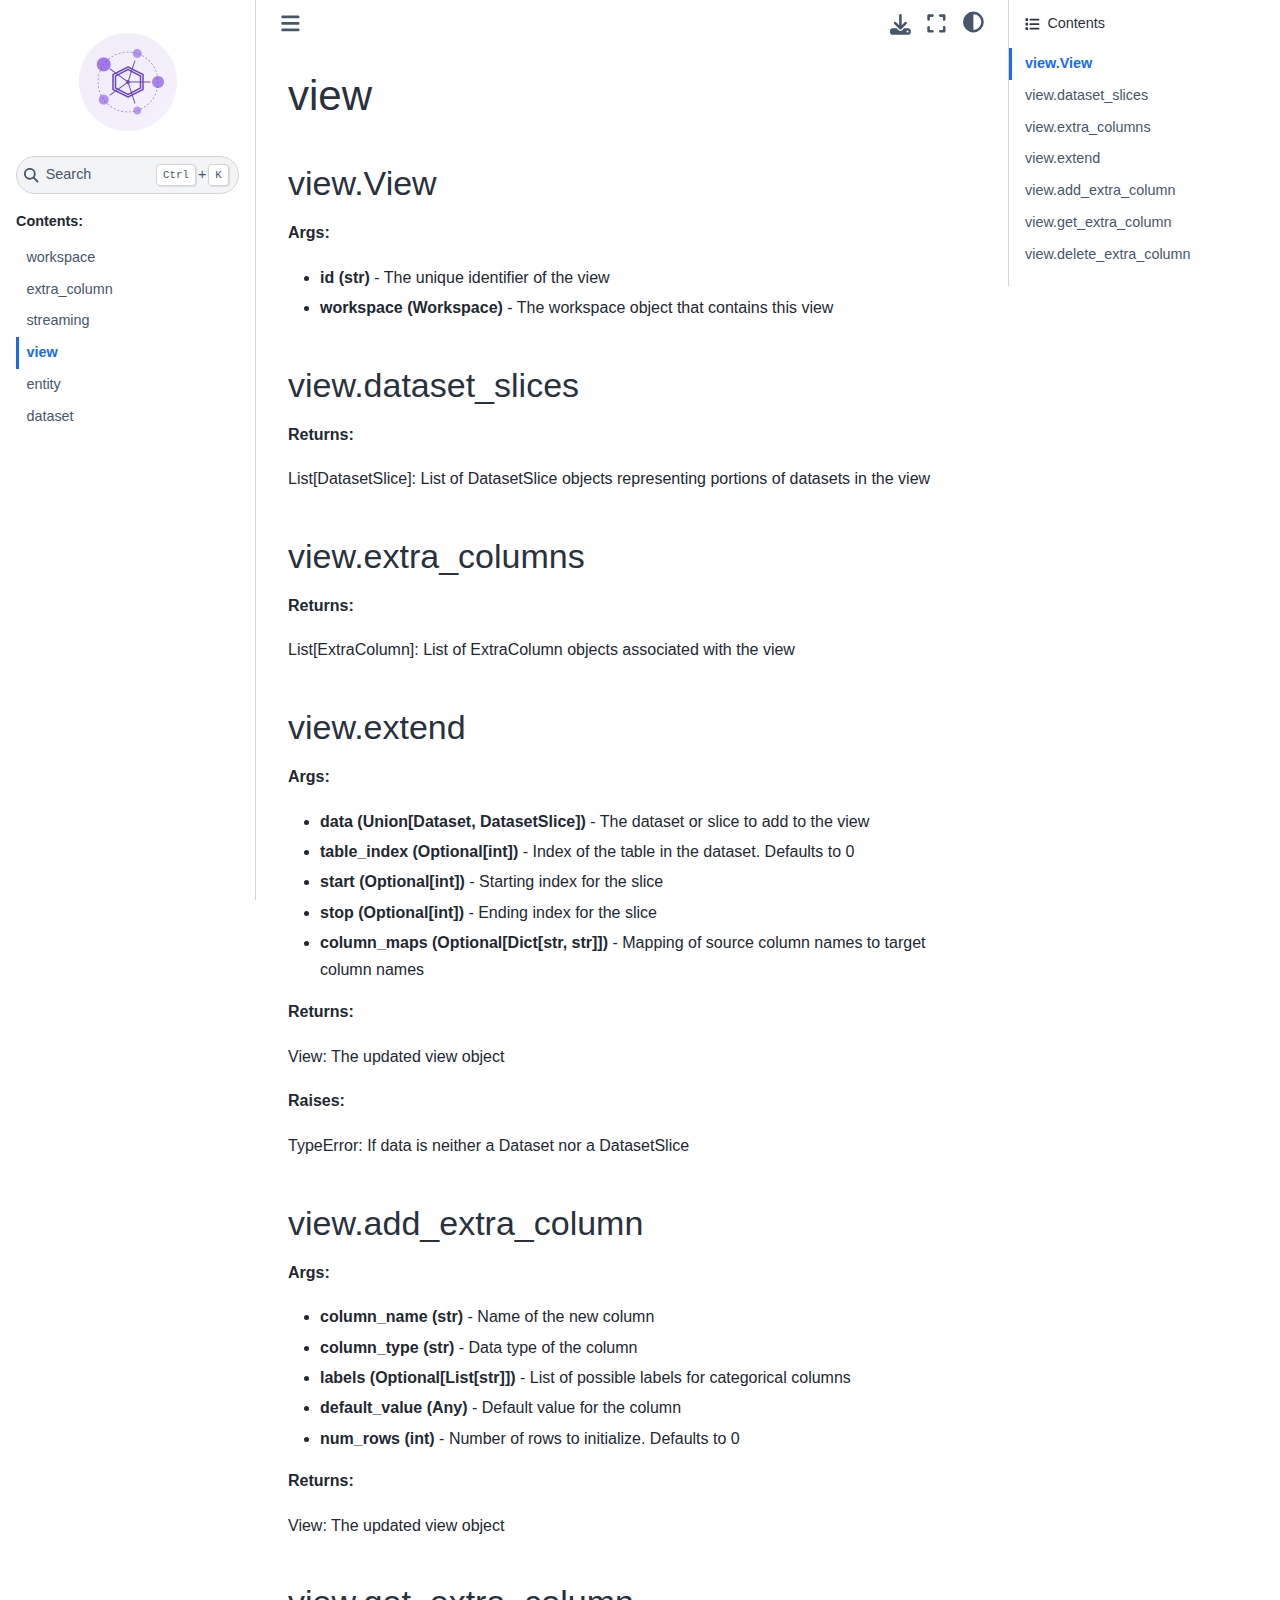
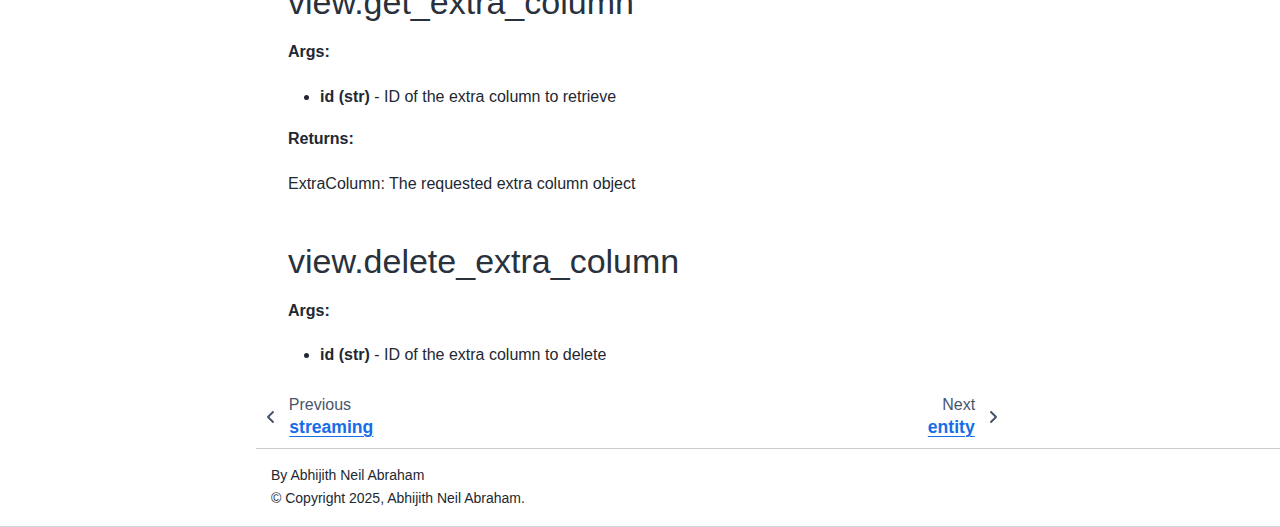
<file: view.html>
<!DOCTYPE html>


<html lang="en" data-content_root="./" >

  <head>
    <meta charset="utf-8" />
    <meta name="viewport" content="width=device-width, initial-scale=1.0" /><meta name="viewport" content="width=device-width, initial-scale=1" />

    <title>view &#8212; Datatune 0.0.2 documentation</title>
  
  
  
  <script data-cfasync="false">
    document.documentElement.dataset.mode = localStorage.getItem("mode") || "";
    document.documentElement.dataset.theme = localStorage.getItem("theme") || "";
  </script>
  <!--
    this give us a css class that will be invisible only if js is disabled
  -->
  <noscript>
    <style>
      .pst-js-only { display: none !important; }

    </style>
  </noscript>
  
  <!-- Loaded before other Sphinx assets -->
  <link href="_static/styles/theme.css?digest=8878045cc6db502f8baf" rel="stylesheet" />
<link href="_static/styles/pydata-sphinx-theme.css?digest=8878045cc6db502f8baf" rel="stylesheet" />

    <link rel="stylesheet" type="text/css" href="_static/pygments.css?v=8f2a1f02" />
    <link rel="stylesheet" type="text/css" href="_static/styles/sphinx-book-theme.css?v=a3416100" />
    <link rel="stylesheet" type="text/css" href="_static/sphinx-design.min.css?v=95c83b7e" />
    <link rel="stylesheet" type="text/css" href="_static/css/custom.css?v=2e0da054" />
  
  <!-- So that users can add custom icons -->
  <script src="_static/scripts/fontawesome.js?digest=8878045cc6db502f8baf"></script>
  <!-- Pre-loaded scripts that we'll load fully later -->
  <link rel="preload" as="script" href="_static/scripts/bootstrap.js?digest=8878045cc6db502f8baf" />
<link rel="preload" as="script" href="_static/scripts/pydata-sphinx-theme.js?digest=8878045cc6db502f8baf" />

    <script src="_static/documentation_options.js?v=f131489c"></script>
    <script src="_static/doctools.js?v=9bcbadda"></script>
    <script src="_static/sphinx_highlight.js?v=dc90522c"></script>
    <script src="_static/scripts/sphinx-book-theme.js?v=887ef09a"></script>
    <script src="_static/design-tabs.js?v=f930bc37"></script>
    <script>DOCUMENTATION_OPTIONS.pagename = 'view';</script>
    <link rel="canonical" href="https://vitalops.github.io/datatune/view.html" />
    <link rel="index" title="Index" href="genindex.html" />
    <link rel="search" title="Search" href="search.html" />
    <link rel="next" title="entity" href="entity.html" />
    <link rel="prev" title="streaming" href="streaming.html" />
  <meta name="viewport" content="width=device-width, initial-scale=1"/>
  <meta name="docsearch:language" content="en"/>
  <meta name="docsearch:version" content="" />
  </head>
  
  
  <body data-bs-spy="scroll" data-bs-target=".bd-toc-nav" data-offset="180" data-bs-root-margin="0px 0px -60%" data-default-mode="">

  
  
  <div id="pst-skip-link" class="skip-link d-print-none"><a href="#main-content">Skip to main content</a></div>
  
  <div id="pst-scroll-pixel-helper"></div>
  
  <button type="button" class="btn rounded-pill" id="pst-back-to-top">
    <i class="fa-solid fa-arrow-up"></i>Back to top</button>

  
  <dialog id="pst-search-dialog">
    
<form class="bd-search d-flex align-items-center"
      action="search.html"
      method="get">
  <i class="fa-solid fa-magnifying-glass"></i>
  <input type="search"
         class="form-control"
         name="q"
         placeholder="Search..."
         aria-label="Search..."
         autocomplete="off"
         autocorrect="off"
         autocapitalize="off"
         spellcheck="false"/>
  <span class="search-button__kbd-shortcut"><kbd class="kbd-shortcut__modifier">Ctrl</kbd>+<kbd>K</kbd></span>
</form>
  </dialog>

  <div class="pst-async-banner-revealer d-none">
  <aside id="bd-header-version-warning" class="d-none d-print-none" aria-label="Version warning"></aside>
</div>

  
    <header class="bd-header navbar navbar-expand-lg bd-navbar d-print-none">
    </header>
  

  <div class="bd-container">
    <div class="bd-container__inner bd-page-width">
      
      
      
      <dialog id="pst-primary-sidebar-modal"></dialog>
      <div id="pst-primary-sidebar" class="bd-sidebar-primary bd-sidebar">
        

  
  <div class="sidebar-header-items sidebar-primary__section">
    
    
    
    
  </div>
  
    <div class="sidebar-primary-items__start sidebar-primary__section">
        <div class="sidebar-primary-item">

  
    
  

<a class="navbar-brand logo" href="index.html">
  
  
  
  
  
    
    
      
    
    
    <img src="_static/datatune_logo.png" class="logo__image only-light" alt="Datatune 0.0.2 documentation - Home"/>
    <img src="_static/datatune_logo.png" class="logo__image only-dark pst-js-only" alt="Datatune 0.0.2 documentation - Home"/>
  
  
</a></div>
        <div class="sidebar-primary-item">

<button class="btn search-button-field search-button__button pst-js-only" title="Search" aria-label="Search" data-bs-placement="bottom" data-bs-toggle="tooltip">
 <i class="fa-solid fa-magnifying-glass"></i>
 <span class="search-button__default-text">Search</span>
 <span class="search-button__kbd-shortcut"><kbd class="kbd-shortcut__modifier">Ctrl</kbd>+<kbd class="kbd-shortcut__modifier">K</kbd></span>
</button></div>
        <div class="sidebar-primary-item"><nav class="bd-links bd-docs-nav" aria-label="Main">
    <div class="bd-toc-item navbar-nav active">
        <p aria-level="2" class="caption" role="heading"><span class="caption-text">Contents:</span></p>
<ul class="current nav bd-sidenav">
<li class="toctree-l1"><a class="reference internal" href="workspace.html">workspace</a></li>
<li class="toctree-l1"><a class="reference internal" href="extra_column.html">extra_column</a></li>
<li class="toctree-l1"><a class="reference internal" href="streaming.html">streaming</a></li>
<li class="toctree-l1 current active"><a class="current reference internal" href="#">view</a></li>
<li class="toctree-l1"><a class="reference internal" href="entity.html">entity</a></li>
<li class="toctree-l1"><a class="reference internal" href="dataset.html">dataset</a></li>
</ul>

    </div>
</nav></div>
    </div>
  
  
  <div class="sidebar-primary-items__end sidebar-primary__section">
      <div class="sidebar-primary-item">
<div id="ethical-ad-placement"
      class="flat"
      data-ea-publisher="readthedocs"
      data-ea-type="readthedocs-sidebar"
      data-ea-manual="true">
</div></div>
  </div>


      </div>
      
      <main id="main-content" class="bd-main" role="main">
        
        

<div class="sbt-scroll-pixel-helper"></div>

          <div class="bd-content">
            <div class="bd-article-container">
              
              <div class="bd-header-article d-print-none">
<div class="header-article-items header-article__inner">
  
    <div class="header-article-items__start">
      
        <div class="header-article-item"><button class="sidebar-toggle primary-toggle btn btn-sm" title="Toggle primary sidebar" data-bs-placement="bottom" data-bs-toggle="tooltip">
  <span class="fa-solid fa-bars"></span>
</button></div>
      
    </div>
  
  
    <div class="header-article-items__end">
      
        <div class="header-article-item">

<div class="article-header-buttons">





<div class="dropdown dropdown-download-buttons">
  <button class="btn dropdown-toggle" type="button" data-bs-toggle="dropdown" aria-expanded="false" aria-label="Download this page">
    <i class="fas fa-download"></i>
  </button>
  <ul class="dropdown-menu">
      
      
      
      <li><a href="_sources/view.md" target="_blank"
   class="btn btn-sm btn-download-source-button dropdown-item"
   title="Download source file"
   data-bs-placement="left" data-bs-toggle="tooltip"
>
  

<span class="btn__icon-container">
  <i class="fas fa-file"></i>
  </span>
<span class="btn__text-container">.md</span>
</a>
</li>
      
      
      
      
      <li>
<button onclick="window.print()"
  class="btn btn-sm btn-download-pdf-button dropdown-item"
  title="Print to PDF"
  data-bs-placement="left" data-bs-toggle="tooltip"
>
  

<span class="btn__icon-container">
  <i class="fas fa-file-pdf"></i>
  </span>
<span class="btn__text-container">.pdf</span>
</button>
</li>
      
  </ul>
</div>




<button onclick="toggleFullScreen()"
  class="btn btn-sm btn-fullscreen-button"
  title="Fullscreen mode"
  data-bs-placement="bottom" data-bs-toggle="tooltip"
>
  

<span class="btn__icon-container">
  <i class="fas fa-expand"></i>
  </span>

</button>



<button class="btn btn-sm nav-link pst-navbar-icon theme-switch-button pst-js-only" aria-label="Color mode" data-bs-title="Color mode"  data-bs-placement="bottom" data-bs-toggle="tooltip">
  <i class="theme-switch fa-solid fa-sun                fa-lg" data-mode="light" title="Light"></i>
  <i class="theme-switch fa-solid fa-moon               fa-lg" data-mode="dark"  title="Dark"></i>
  <i class="theme-switch fa-solid fa-circle-half-stroke fa-lg" data-mode="auto"  title="System Settings"></i>
</button>


<button class="btn btn-sm pst-navbar-icon search-button search-button__button pst-js-only" title="Search" aria-label="Search" data-bs-placement="bottom" data-bs-toggle="tooltip">
    <i class="fa-solid fa-magnifying-glass fa-lg"></i>
</button>
<button class="sidebar-toggle secondary-toggle btn btn-sm" title="Toggle secondary sidebar" data-bs-placement="bottom" data-bs-toggle="tooltip">
    <span class="fa-solid fa-list"></span>
</button>
</div></div>
      
    </div>
  
</div>
</div>
              
              

<div id="jb-print-docs-body" class="onlyprint">
    <h1>view</h1>
    <!-- Table of contents -->
    <div id="print-main-content">
        <div id="jb-print-toc">
            
            <div>
                <h2> Contents </h2>
            </div>
            <nav aria-label="Page">
                <ul class="visible nav section-nav flex-column">
<li class="toc-h2 nav-item toc-entry"><a class="reference internal nav-link" href="#view-view">view.View</a></li>
<li class="toc-h2 nav-item toc-entry"><a class="reference internal nav-link" href="#view-dataset-slices">view.dataset_slices</a></li>
<li class="toc-h2 nav-item toc-entry"><a class="reference internal nav-link" href="#view-extra-columns">view.extra_columns</a></li>
<li class="toc-h2 nav-item toc-entry"><a class="reference internal nav-link" href="#view-extend">view.extend</a></li>
<li class="toc-h2 nav-item toc-entry"><a class="reference internal nav-link" href="#view-add-extra-column">view.add_extra_column</a></li>
<li class="toc-h2 nav-item toc-entry"><a class="reference internal nav-link" href="#view-get-extra-column">view.get_extra_column</a></li>
<li class="toc-h2 nav-item toc-entry"><a class="reference internal nav-link" href="#view-delete-extra-column">view.delete_extra_column</a></li>
</ul>
            </nav>
        </div>
    </div>
</div>

              
                
<div id="searchbox"></div>
                <article class="bd-article">
                  
  <section id="view">
<h1>view<a class="headerlink" href="#view" title="Link to this heading">#</a></h1>
<section id="view-view">
<h2>view.View<a class="headerlink" href="#view-view" title="Link to this heading">#</a></h2>
<p><strong>Args:</strong></p>
<ul class="simple">
<li><p><strong>id (str)</strong> - The unique identifier of the view</p></li>
<li><p><strong>workspace (Workspace)</strong> - The workspace object that contains this view</p></li>
</ul>
</section>
<section id="view-dataset-slices">
<h2>view.dataset_slices<a class="headerlink" href="#view-dataset-slices" title="Link to this heading">#</a></h2>
<p><strong>Returns:</strong></p>
<p>List[DatasetSlice]: List of DatasetSlice objects representing portions of datasets in the view</p>
</section>
<section id="view-extra-columns">
<h2>view.extra_columns<a class="headerlink" href="#view-extra-columns" title="Link to this heading">#</a></h2>
<p><strong>Returns:</strong></p>
<p>List[ExtraColumn]: List of ExtraColumn objects associated with the view</p>
</section>
<section id="view-extend">
<h2>view.extend<a class="headerlink" href="#view-extend" title="Link to this heading">#</a></h2>
<p><strong>Args:</strong></p>
<ul class="simple">
<li><p><strong>data (Union[Dataset, DatasetSlice])</strong> - The dataset or slice to add to the view</p></li>
<li><p><strong>table_index (Optional[int])</strong> - Index of the table in the dataset. Defaults to 0</p></li>
<li><p><strong>start (Optional[int])</strong> - Starting index for the slice</p></li>
<li><p><strong>stop (Optional[int])</strong> - Ending index for the slice</p></li>
<li><p><strong>column_maps (Optional[Dict[str, str]])</strong> - Mapping of source column names to target column names</p></li>
</ul>
<p><strong>Returns:</strong></p>
<p>View: The updated view object</p>
<p><strong>Raises:</strong></p>
<p>TypeError: If data is neither a Dataset nor a DatasetSlice</p>
</section>
<section id="view-add-extra-column">
<h2>view.add_extra_column<a class="headerlink" href="#view-add-extra-column" title="Link to this heading">#</a></h2>
<p><strong>Args:</strong></p>
<ul class="simple">
<li><p><strong>column_name (str)</strong> - Name of the new column</p></li>
<li><p><strong>column_type (str)</strong> - Data type of the column</p></li>
<li><p><strong>labels (Optional[List[str]])</strong> - List of possible labels for categorical columns</p></li>
<li><p><strong>default_value (Any)</strong> - Default value for the column</p></li>
<li><p><strong>num_rows (int)</strong> - Number of rows to initialize. Defaults to 0</p></li>
</ul>
<p><strong>Returns:</strong></p>
<p>View: The updated view object</p>
</section>
<section id="view-get-extra-column">
<h2>view.get_extra_column<a class="headerlink" href="#view-get-extra-column" title="Link to this heading">#</a></h2>
<p><strong>Args:</strong></p>
<ul class="simple">
<li><p><strong>id (str)</strong> - ID of the extra column to retrieve</p></li>
</ul>
<p><strong>Returns:</strong></p>
<p>ExtraColumn: The requested extra column object</p>
</section>
<section id="view-delete-extra-column">
<h2>view.delete_extra_column<a class="headerlink" href="#view-delete-extra-column" title="Link to this heading">#</a></h2>
<p><strong>Args:</strong></p>
<ul class="simple">
<li><p><strong>id (str)</strong> - ID of the extra column to delete</p></li>
</ul>
</section>
</section>


                </article>
              

              
              
              
              
                <footer class="prev-next-footer d-print-none">
                  
<div class="prev-next-area">
    <a class="left-prev"
       href="streaming.html"
       title="previous page">
      <i class="fa-solid fa-angle-left"></i>
      <div class="prev-next-info">
        <p class="prev-next-subtitle">previous</p>
        <p class="prev-next-title">streaming</p>
      </div>
    </a>
    <a class="right-next"
       href="entity.html"
       title="next page">
      <div class="prev-next-info">
        <p class="prev-next-subtitle">next</p>
        <p class="prev-next-title">entity</p>
      </div>
      <i class="fa-solid fa-angle-right"></i>
    </a>
</div>
                </footer>
              
            </div>
            
            
              
                <dialog id="pst-secondary-sidebar-modal"></dialog>
                <div id="pst-secondary-sidebar" class="bd-sidebar-secondary bd-toc"><div class="sidebar-secondary-items sidebar-secondary__inner">


  <div class="sidebar-secondary-item">
  <div class="page-toc tocsection onthispage">
    <i class="fa-solid fa-list"></i> Contents
  </div>
  <nav class="bd-toc-nav page-toc">
    <ul class="visible nav section-nav flex-column">
<li class="toc-h2 nav-item toc-entry"><a class="reference internal nav-link" href="#view-view">view.View</a></li>
<li class="toc-h2 nav-item toc-entry"><a class="reference internal nav-link" href="#view-dataset-slices">view.dataset_slices</a></li>
<li class="toc-h2 nav-item toc-entry"><a class="reference internal nav-link" href="#view-extra-columns">view.extra_columns</a></li>
<li class="toc-h2 nav-item toc-entry"><a class="reference internal nav-link" href="#view-extend">view.extend</a></li>
<li class="toc-h2 nav-item toc-entry"><a class="reference internal nav-link" href="#view-add-extra-column">view.add_extra_column</a></li>
<li class="toc-h2 nav-item toc-entry"><a class="reference internal nav-link" href="#view-get-extra-column">view.get_extra_column</a></li>
<li class="toc-h2 nav-item toc-entry"><a class="reference internal nav-link" href="#view-delete-extra-column">view.delete_extra_column</a></li>
</ul>
  </nav></div>

</div></div>
              
            
          </div>
          <footer class="bd-footer-content">
            
<div class="bd-footer-content__inner container">
  
  <div class="footer-item">
    
<p class="component-author">
By Abhijith Neil Abraham
</p>

  </div>
  
  <div class="footer-item">
    

  <p class="copyright">
    
      © Copyright 2025, Abhijith Neil Abraham.
      <br/>
    
  </p>

  </div>
  
  <div class="footer-item">
    
  </div>
  
  <div class="footer-item">
    
  </div>
  
</div>
          </footer>
        

      </main>
    </div>
  </div>
  
  <!-- Scripts loaded after <body> so the DOM is not blocked -->
  <script defer src="_static/scripts/bootstrap.js?digest=8878045cc6db502f8baf"></script>
<script defer src="_static/scripts/pydata-sphinx-theme.js?digest=8878045cc6db502f8baf"></script>

  <footer class="bd-footer">
  </footer>
  </body>
</html>
</file>
<file: _static/styles/theme.css>
/* Provided by Sphinx's 'basic' theme, and included in the final set of assets */
@import "../basic.css";
</file>
<file: _static/pygments.css>
html[data-theme="light"] .highlight pre { line-height: 125%; }
html[data-theme="light"] .highlight td.linenos .normal { color: inherit; background-color: transparent; padding-left: 5px; padding-right: 5px; }
html[data-theme="light"] .highlight span.linenos { color: inherit; background-color: transparent; padding-left: 5px; padding-right: 5px; }
html[data-theme="light"] .highlight td.linenos .special { color: #000000; background-color: #ffffc0; padding-left: 5px; padding-right: 5px; }
html[data-theme="light"] .highlight span.linenos.special { color: #000000; background-color: #ffffc0; padding-left: 5px; padding-right: 5px; }
html[data-theme="light"] .highlight .hll { background-color: #fae4c2 }
html[data-theme="light"] .highlight { background: #fefefe; color: #080808 }
html[data-theme="light"] .highlight .c { color: #515151 } /* Comment */
html[data-theme="light"] .highlight .err { color: #A12236 } /* Error */
html[data-theme="light"] .highlight .k { color: #6730C5 } /* Keyword */
html[data-theme="light"] .highlight .l { color: #7F4707 } /* Literal */
html[data-theme="light"] .highlight .n { color: #080808 } /* Name */
html[data-theme="light"] .highlight .o { color: #00622F } /* Operator */
html[data-theme="light"] .highlight .p { color: #080808 } /* Punctuation */
html[data-theme="light"] .highlight .ch { color: #515151 } /* Comment.Hashbang */
html[data-theme="light"] .highlight .cm { color: #515151 } /* Comment.Multiline */
html[data-theme="light"] .highlight .cp { color: #515151 } /* Comment.Preproc */
html[data-theme="light"] .highlight .cpf { color: #515151 } /* Comment.PreprocFile */
html[data-theme="light"] .highlight .c1 { color: #515151 } /* Comment.Single */
html[data-theme="light"] .highlight .cs { color: #515151 } /* Comment.Special */
html[data-theme="light"] .highlight .gd { color: #005B82 } /* Generic.Deleted */
html[data-theme="light"] .highlight .ge { font-style: italic } /* Generic.Emph */
html[data-theme="light"] .highlight .gh { color: #005B82 } /* Generic.Heading */
html[data-theme="light"] .highlight .gs { font-weight: bold } /* Generic.Strong */
html[data-theme="light"] .highlight .gu { color: #005B82 } /* Generic.Subheading */
html[data-theme="light"] .highlight .kc { color: #6730C5 } /* Keyword.Constant */
html[data-theme="light"] .highlight .kd { color: #6730C5 } /* Keyword.Declaration */
html[data-theme="light"] .highlight .kn { color: #6730C5 } /* Keyword.Namespace */
html[data-theme="light"] .highlight .kp { color: #6730C5 } /* Keyword.Pseudo */
html[data-theme="light"] .highlight .kr { color: #6730C5 } /* Keyword.Reserved */
html[data-theme="light"] .highlight .kt { color: #7F4707 } /* Keyword.Type */
html[data-theme="light"] .highlight .ld { color: #7F4707 } /* Literal.Date */
html[data-theme="light"] .highlight .m { color: #7F4707 } /* Literal.Number */
html[data-theme="light"] .highlight .s { color: #00622F } /* Literal.String */
html[data-theme="light"] .highlight .na { color: #912583 } /* Name.Attribute */
html[data-theme="light"] .highlight .nb { color: #7F4707 } /* Name.Builtin */
html[data-theme="light"] .highlight .nc { color: #005B82 } /* Name.Class */
html[data-theme="light"] .highlight .no { color: #005B82 } /* Name.Constant */
html[data-theme="light"] .highlight .nd { color: #7F4707 } /* Name.Decorator */
html[data-theme="light"] .highlight .ni { color: #00622F } /* Name.Entity */
html[data-theme="light"] .highlight .ne { color: #6730C5 } /* Name.Exception */
html[data-theme="light"] .highlight .nf { color: #005B82 } /* Name.Function */
html[data-theme="light"] .highlight .nl { color: #7F4707 } /* Name.Label */
html[data-theme="light"] .highlight .nn { color: #080808 } /* Name.Namespace */
html[data-theme="light"] .highlight .nx { color: #080808 } /* Name.Other */
html[data-theme="light"] .highlight .py { color: #005B82 } /* Name.Property */
html[data-theme="light"] .highlight .nt { color: #005B82 } /* Name.Tag */
html[data-theme="light"] .highlight .nv { color: #A12236 } /* Name.Variable */
html[data-theme="light"] .highlight .ow { color: #6730C5 } /* Operator.Word */
html[data-theme="light"] .highlight .pm { color: #080808 } /* Punctuation.Marker */
html[data-theme="light"] .highlight .w { color: #080808 } /* Text.Whitespace */
html[data-theme="light"] .highlight .mb { color: #7F4707 } /* Literal.Number.Bin */
html[data-theme="light"] .highlight .mf { color: #7F4707 } /* Literal.Number.Float */
html[data-theme="light"] .highlight .mh { color: #7F4707 } /* Literal.Number.Hex */
html[data-theme="light"] .highlight .mi { color: #7F4707 } /* Literal.Number.Integer */
html[data-theme="light"] .highlight .mo { color: #7F4707 } /* Literal.Number.Oct */
html[data-theme="light"] .highlight .sa { color: #00622F } /* Literal.String.Affix */
html[data-theme="light"] .highlight .sb { color: #00622F } /* Literal.String.Backtick */
html[data-theme="light"] .highlight .sc { color: #00622F } /* Literal.String.Char */
html[data-theme="light"] .highlight .dl { color: #00622F } /* Literal.String.Delimiter */
html[data-theme="light"] .highlight .sd { color: #00622F } /* Literal.String.Doc */
html[data-theme="light"] .highlight .s2 { color: #00622F } /* Literal.String.Double */
html[data-theme="light"] .highlight .se { color: #00622F } /* Literal.String.Escape */
html[data-theme="light"] .highlight .sh { color: #00622F } /* Literal.String.Heredoc */
html[data-theme="light"] .highlight .si { color: #00622F } /* Literal.String.Interpol */
html[data-theme="light"] .highlight .sx { color: #00622F } /* Literal.String.Other */
html[data-theme="light"] .highlight .sr { color: #A12236 } /* Literal.String.Regex */
html[data-theme="light"] .highlight .s1 { color: #00622F } /* Literal.String.Single */
html[data-theme="light"] .highlight .ss { color: #005B82 } /* Literal.String.Symbol */
html[data-theme="light"] .highlight .bp { color: #7F4707 } /* Name.Builtin.Pseudo */
html[data-theme="light"] .highlight .fm { color: #005B82 } /* Name.Function.Magic */
html[data-theme="light"] .highlight .vc { color: #A12236 } /* Name.Variable.Class */
html[data-theme="light"] .highlight .vg { color: #A12236 } /* Name.Variable.Global */
html[data-theme="light"] .highlight .vi { color: #A12236 } /* Name.Variable.Instance */
html[data-theme="light"] .highlight .vm { color: #7F4707 } /* Name.Variable.Magic */
html[data-theme="light"] .highlight .il { color: #7F4707 } /* Literal.Number.Integer.Long */
html[data-theme="dark"] .highlight pre { line-height: 125%; }
html[data-theme="dark"] .highlight td.linenos .normal { color: inherit; background-color: transparent; padding-left: 5px; padding-right: 5px; }
html[data-theme="dark"] .highlight span.linenos { color: inherit; background-color: transparent; padding-left: 5px; padding-right: 5px; }
html[data-theme="dark"] .highlight td.linenos .special { color: #000000; background-color: #ffffc0; padding-left: 5px; padding-right: 5px; }
html[data-theme="dark"] .highlight span.linenos.special { color: #000000; background-color: #ffffc0; padding-left: 5px; padding-right: 5px; }
html[data-theme="dark"] .highlight .hll { background-color: #ffd9002e }
html[data-theme="dark"] .highlight { background: #2b2b2b; color: #F8F8F2 }
html[data-theme="dark"] .highlight .c { color: #FFD900 } /* Comment */
html[data-theme="dark"] .highlight .err { color: #FFA07A } /* Error */
html[data-theme="dark"] .highlight .k { color: #DCC6E0 } /* Keyword */
html[data-theme="dark"] .highlight .l { color: #FFD900 } /* Literal */
html[data-theme="dark"] .highlight .n { color: #F8F8F2 } /* Name */
html[data-theme="dark"] .highlight .o { color: #ABE338 } /* Operator */
html[data-theme="dark"] .highlight .p { color: #F8F8F2 } /* Punctuation */
html[data-theme="dark"] .highlight .ch { color: #FFD900 } /* Comment.Hashbang */
html[data-theme="dark"] .highlight .cm { color: #FFD900 } /* Comment.Multiline */
html[data-theme="dark"] .highlight .cp { color: #FFD900 } /* Comment.Preproc */
html[data-theme="dark"] .highlight .cpf { color: #FFD900 } /* Comment.PreprocFile */
html[data-theme="dark"] .highlight .c1 { color: #FFD900 } /* Comment.Single */
html[data-theme="dark"] .highlight .cs { color: #FFD900 } /* Comment.Special */
html[data-theme="dark"] .highlight .gd { color: #00E0E0 } /* Generic.Deleted */
html[data-theme="dark"] .highlight .ge { font-style: italic } /* Generic.Emph */
html[data-theme="dark"] .highlight .gh { color: #00E0E0 } /* Generic.Heading */
html[data-theme="dark"] .highlight .gs { font-weight: bold } /* Generic.Strong */
html[data-theme="dark"] .highlight .gu { color: #00E0E0 } /* Generic.Subheading */
html[data-theme="dark"] .highlight .kc { color: #DCC6E0 } /* Keyword.Constant */
html[data-theme="dark"] .highlight .kd { color: #DCC6E0 } /* Keyword.Declaration */
html[data-theme="dark"] .highlight .kn { color: #DCC6E0 } /* Keyword.Namespace */
html[data-theme="dark"] .highlight .kp { color: #DCC6E0 } /* Keyword.Pseudo */
html[data-theme="dark"] .highlight .kr { color: #DCC6E0 } /* Keyword.Reserved */
html[data-theme="dark"] .highlight .kt { color: #FFD900 } /* Keyword.Type */
html[data-theme="dark"] .highlight .ld { color: #FFD900 } /* Literal.Date */
html[data-theme="dark"] .highlight .m { color: #FFD900 } /* Literal.Number */
html[data-theme="dark"] .highlight .s { color: #ABE338 } /* Literal.String */
html[data-theme="dark"] .highlight .na { color: #FFD900 } /* Name.Attribute */
html[data-theme="dark"] .highlight .nb { color: #FFD900 } /* Name.Builtin */
html[data-theme="dark"] .highlight .nc { color: #00E0E0 } /* Name.Class */
html[data-theme="dark"] .highlight .no { color: #00E0E0 } /* Name.Constant */
html[data-theme="dark"] .highlight .nd { color: #FFD900 } /* Name.Decorator */
html[data-theme="dark"] .highlight .ni { color: #ABE338 } /* Name.Entity */
html[data-theme="dark"] .highlight .ne { color: #DCC6E0 } /* Name.Exception */
html[data-theme="dark"] .highlight .nf { color: #00E0E0 } /* Name.Function */
html[data-theme="dark"] .highlight .nl { color: #FFD900 } /* Name.Label */
html[data-theme="dark"] .highlight .nn { color: #F8F8F2 } /* Name.Namespace */
html[data-theme="dark"] .highlight .nx { color: #F8F8F2 } /* Name.Other */
html[data-theme="dark"] .highlight .py { color: #00E0E0 } /* Name.Property */
html[data-theme="dark"] .highlight .nt { color: #00E0E0 } /* Name.Tag */
html[data-theme="dark"] .highlight .nv { color: #FFA07A } /* Name.Variable */
html[data-theme="dark"] .highlight .ow { color: #DCC6E0 } /* Operator.Word */
html[data-theme="dark"] .highlight .pm { color: #F8F8F2 } /* Punctuation.Marker */
html[data-theme="dark"] .highlight .w { color: #F8F8F2 } /* Text.Whitespace */
html[data-theme="dark"] .highlight .mb { color: #FFD900 } /* Literal.Number.Bin */
html[data-theme="dark"] .highlight .mf { color: #FFD900 } /* Literal.Number.Float */
html[data-theme="dark"] .highlight .mh { color: #FFD900 } /* Literal.Number.Hex */
html[data-theme="dark"] .highlight .mi { color: #FFD900 } /* Literal.Number.Integer */
html[data-theme="dark"] .highlight .mo { color: #FFD900 } /* Literal.Number.Oct */
html[data-theme="dark"] .highlight .sa { color: #ABE338 } /* Literal.String.Affix */
html[data-theme="dark"] .highlight .sb { color: #ABE338 } /* Literal.String.Backtick */
html[data-theme="dark"] .highlight .sc { color: #ABE338 } /* Literal.String.Char */
html[data-theme="dark"] .highlight .dl { color: #ABE338 } /* Literal.String.Delimiter */
html[data-theme="dark"] .highlight .sd { color: #ABE338 } /* Literal.String.Doc */
html[data-theme="dark"] .highlight .s2 { color: #ABE338 } /* Literal.String.Double */
html[data-theme="dark"] .highlight .se { color: #ABE338 } /* Literal.String.Escape */
html[data-theme="dark"] .highlight .sh { color: #ABE338 } /* Literal.String.Heredoc */
html[data-theme="dark"] .highlight .si { color: #ABE338 } /* Literal.String.Interpol */
html[data-theme="dark"] .highlight .sx { color: #ABE338 } /* Literal.String.Other */
html[data-theme="dark"] .highlight .sr { color: #FFA07A } /* Literal.String.Regex */
html[data-theme="dark"] .highlight .s1 { color: #ABE338 } /* Literal.String.Single */
html[data-theme="dark"] .highlight .ss { color: #00E0E0 } /* Literal.String.Symbol */
html[data-theme="dark"] .highlight .bp { color: #FFD900 } /* Name.Builtin.Pseudo */
html[data-theme="dark"] .highlight .fm { color: #00E0E0 } /* Name.Function.Magic */
html[data-theme="dark"] .highlight .vc { color: #FFA07A } /* Name.Variable.Class */
html[data-theme="dark"] .highlight .vg { color: #FFA07A } /* Name.Variable.Global */
html[data-theme="dark"] .highlight .vi { color: #FFA07A } /* Name.Variable.Instance */
html[data-theme="dark"] .highlight .vm { color: #FFD900 } /* Name.Variable.Magic */
html[data-theme="dark"] .highlight .il { color: #FFD900 } /* Literal.Number.Integer.Long */
</file>
<file: _static/styles/sphinx-book-theme.css>
/*! sphinx-book-theme CSS
 * BSD 3-Clause License
 * Copyright (c) 2020, EBP
 * All rights reserved.
 *
 * This follows the 7-1 pattern described here:
 * https://sass-guidelin.es/#architecture
 */html[data-theme=dark],html[data-theme=light]{--pst-font-size-base:none;--pst-color-secondary:#e89217}html[data-theme=light]{--sbt-color-announcement:#616161;--pst-color-primary:#176de8}html[data-theme=dark]{--pst-color-primary:#528fe4;--sbt-color-announcement:#616161;--pst-color-background:#121212}html{scroll-padding-top:4rem}.sbt-scroll-pixel-helper{height:0;left:0;position:absolute;top:0;width:0}.d-n,.onlyprint{display:none}@media print{.onlyprint{display:block!important}.noprint{display:none!important}}.bd-article-container h1,.bd-article-container h2,.bd-article-container h3,.bd-article-container h4,.bd-article-container h5,.bd-article-container p.caption{color:var(--pst-color-muted)}.bd-article-container h1,.bd-article-container h2{font-weight:500}a.brackets:before{color:inherit;font-family:inherit;margin-right:0}table{position:relative}@media print{.bd-main .bd-content{height:auto;margin-left:2rem}.bd-main .bd-content #jb-print-docs-body{margin-left:0}.bd-main .bd-content #jb-print-docs-body h1{font-size:3em;margin-bottom:0;text-align:center}.bd-main .bd-content .bd-article{padding-top:0}.bd-main .bd-content .bd-article h1:first-of-type{display:none}.bd-main .bd-content .container{min-width:0!important}.bd-main .bd-content h1{margin-bottom:1em;margin-top:1em}.bd-main .bd-content h1,.bd-main .bd-content h2,.bd-main .bd-content h3,.bd-main .bd-content h4{break-after:avoid;color:#000}.bd-main .bd-content table{break-inside:avoid}.bd-main .bd-content pre{word-wrap:break-word}.bd-main .bd-content a.headerlink{display:none}.bd-main .bd-content aside.margin,.bd-main .bd-content aside.sidebar,.bd-main .bd-content blockquote.epigraph{border:none}.bd-main .bd-content .footer{margin-top:1em}.bd-main .bd-content #jb-print-toc{margin-bottom:1.5rem;margin-left:0}.bd-main .bd-content #jb-print-toc .section-nav{border-left:0!important;list-style-type:disc!important;margin-left:3em!important}.bd-main .bd-content #jb-print-toc .section-nav a{text-decoration:none!important}.bd-main .bd-content #jb-print-toc .section-nav li{display:list-item!important}.bd-main .bd-content #jb-print-toc .section-nav .nav{display:none}.bd-main .bd-footer-content{display:none!important}}.bd-header-announcement{background-color:var(--sbt-color-announcement);color:#fff}.bd-main .bd-content{justify-content:left}.bd-main .bd-content .bd-article-container{min-width:0;overflow-x:unset;padding:0}@media(min-width:1200px){.bd-main .bd-content .bd-article-container{max-width:calc(100% - var(--pst-sidebar-secondary))}}.bd-main .bd-content .bd-article-container .bd-article{padding-left:2rem;padding-right:2rem}@media(max-width:768px){.bd-main .bd-content .bd-article-container .bd-article{padding-left:1rem;padding-right:1rem}}.bd-main .bd-content .bd-article-container details.above-input summary,.bd-main .bd-content .bd-article-container details.below-input summary{border-left:3px solid var(--pst-color-primary)}@media(min-width:768px){button.sidebar-toggle.primary-toggle{display:inline-block}}@media(max-width:768px){button.sidebar-toggle.primary-toggle{margin-bottom:0}}@media(min-width:1200px){button.sidebar-toggle.secondary-toggle{display:none}}@media(max-width:768px){button.sidebar-toggle.secondary-toggle{margin-bottom:0}}.bd-header-article{align-items:center;background-color:var(--pst-color-background);display:flex;font-size:.9em;padding:0 1rem;position:sticky;top:0;transition:left .2s;z-index:1020}@media(max-width:768px){.bd-header-article{height:3.5rem;padding:0 .5rem}}.scrolled .bd-header-article{box-shadow:0 6px 6px -6px var(--pst-color-shadow)}.bd-header-article .header-article__inner{padding:0}.bd-header-article .header-article-items{align-items:center;display:flex;height:3rem;width:100%}.bd-header-article .header-article-item{align-items:center;display:flex}.bd-header-article .article-header-buttons{display:flex}.bd-header-article .btn{align-items:center;border:none;color:var(--pst-color-text-muted);display:flex;font-size:1.3rem;padding-left:.5rem;padding-right:.5rem}.bd-header-article .btn svg{width:1.3rem}.bd-header-article .btn.show,.bd-header-article .btn:hover{border:none;color:var(--pst-color-text-base)}.bd-header-article .btn.show+.dropdown-menu,.bd-header-article .btn:hover+.dropdown-menu{display:block}.bd-header-article .btn:focus{box-shadow:none}.bd-header-article .btn.dropdown-toggle:after{display:none}.bd-header-article div.dropdown{align-items:center;display:flex}.bd-header-article .theme-switch-button{margin:0}.bd-header-article .theme-switch-button button,.bd-header-article .theme-switch-button i,.bd-header-article .theme-switch-button span{padding:0}.bd-header-article .theme-switch-button i,.bd-header-article .theme-switch-button span{transition:color .25s ease-out}.bd-header-article .theme-switch-button:active,.bd-header-article .theme-switch-button:hover{background-color:unset!important}.bd-header-article .theme-switch-button:active i,.bd-header-article .theme-switch-button:active span,.bd-header-article .theme-switch-button:hover i,.bd-header-article .theme-switch-button:hover span{color:var(--pst-color-text-base)}.bd-header-article .dropdown-menu{background-color:var(--pst-color-background);border-color:var(--pst-color-border);box-shadow:0 .2rem .5rem var(--pst-color-shadow),0 0 .0625rem var(--pst-color-shadow)!important;color:var(--pst-color-text-muted);top:2rem;transform:translateX(-75%)}.bd-header-article .dropdown-menu:hover{display:block}.bd-header-article .dropdown-menu .dropdown-item{align-items:center;display:inline-flex;font-size:1em;padding-left:.5em}.bd-header-article .dropdown-menu .dropdown-item:hover{background-color:initial;color:var(--pst-color-text-base);text-decoration:none}.bd-header-article .dropdown-menu .dropdown-item span img{height:1em}.bd-header-article .dropdown-menu .dropdown-item span.btn__icon-container{align-items:center;display:inline-flex;justify-content:center;width:1.7em}.bd-header{position:inherit}.bd-header button.sidebar-toggle{display:none}.bd-sidebar-primary{max-height:100vh;padding:1rem;top:0;transition:margin-left .25s ease 0s,opacity .25s ease 0s,visibility .25s ease 0s}@media(max-width:768px){.bd-sidebar-primary{z-index:1081}}.bd-sidebar-primary .sidebar-primary-items__start{border-top:none}@media(min-width:992px){.bd-sidebar-primary{flex-basis:20%}input#pst-primary-sidebar-checkbox:checked~.bd-container .bd-sidebar-primary{margin-left:-20%;opacity:0;visibility:hidden}}.bd-sidebar-secondary{top:0}@media(max-width:1200px){.bd-sidebar-secondary{z-index:1081}}.bd-sidebar-secondary .sidebar-secondary-items{display:flex;gap:.5rem;padding:0}.bd-sidebar-secondary .sidebar-secondary-items .sidebar-secondary-item{padding-bottom:0;padding-top:0}.bd-sidebar-secondary .onthispage{align-items:center;color:var(--pst-color-muted);display:flex;gap:.5rem;height:3rem;margin:0;min-height:3rem}@media(min-width:1200px){.bd-sidebar-secondary{background:var(--pst-color-background);height:fit-content;padding:0;transition:max-height .4s ease;z-index:2}.bd-sidebar-secondary .toc-item{border-left-color:var(--pst-color-surface);padding-top:0}.bd-sidebar-secondary .toc-item nav.page-toc{margin-bottom:0;transition:opacity .4s ease}.bd-sidebar-secondary.hide:not(:hover){max-height:3rem;overflow-y:hidden}.scrolled .bd-sidebar-secondary.hide:not(:hover){box-shadow:0 6px 6px -6px rgba(0,0,0,.3)}.bd-sidebar-secondary.hide:not(:hover) .onthispage:after{content:"";font-family:Font Awesome\ 5 Free;font-weight:900;opacity:1;padding-left:.5em;transition:opacity .3s ease}.bd-sidebar-secondary.hide:not(:hover) nav.page-toc{opacity:0}}footer{font-size:var(--sbt-font-size-small-1)}footer.bd-footer-content{border-top:1px solid #ccc;display:flex;flex-wrap:wrap;font-size:87.5%;padding:15px}footer.bd-footer-content .bd-footer-content__inner{padding-left:0}footer.bd-footer-content .bd-footer-content__inner p{margin-bottom:0}.bd-footer-article{padding:0 1rem}@media(max-width:768px){.bd-footer-article{padding:0 .5rem}}#pst-back-to-top{font-size:.8rem}@media(min-width:1200px){#pst-back-to-top{display:none!important}}.bd-sidebar-primary .navbar-icon-links{column-gap:.5rem}.bd-sidebar-primary .navbar-icon-links .nav-link i,.bd-sidebar-primary .navbar-icon-links .nav-link span{font-size:1.2rem}.bd-sidebar-primary .navbar-icon-links .nav-link img{font-size:.8rem}.navbar-brand{flex-direction:column;gap:.25rem;height:unset;justify-content:center;max-height:unset}.navbar-brand:hover{text-decoration:none}.navbar-brand .logo__title{font-size:1.25rem;text-align:center;white-space:normal}.navbar-brand .logo__image{height:unset}.bd-search-container{margin:2em}.bd-search-container #search-results h2:first-child{display:none}.search-button-field{display:none;font-size:.9rem;width:100%}.search-button-field .search-button__kbd-shortcut{margin-left:auto}@media(min-width:992px){.search-button{display:none!important}.search-button-field{display:flex}}div#searchbox{padding-left:2rem;padding-right:2rem}@media(max-width:768px){div#searchbox{padding-left:1rem;padding-right:1rem}}@media(min-width:768px){div#searchbox p.highlight-link{margin-left:0}div#searchbox p.highlight-link a{font-size:1rem}}img{max-width:100%}img.align-center{display:block;margin-left:auto;margin-right:auto}img.align-left{clear:left;float:left;margin-right:1em}img.align-right{clear:right;float:right;margin-left:1em}div.figure{margin-bottom:1em;text-align:center;width:100%}div.figure.align-left{text-align:left}div.figure.align-left p.caption{margin-left:0}div.figure.align-right{text-align:right}div.figure.align-right p.caption{margin-right:0}div.figure p.caption{margin:.5em 10%}div.figure.margin p.caption,div.figure.margin-caption p.caption{margin:.5em 0}div.figure.margin-caption p.caption{text-align:left}div.figure span.caption-number{font-weight:700}div.figure span{font-size:.9rem}label.margin-toggle{margin-bottom:0}label.margin-toggle.marginnote-label{display:none}label.margin-toggle sup{user-select:none}@media(max-width:992px){label.margin-toggle{color:#0071bc;cursor:pointer}label.margin-toggle.marginnote-label{display:inline}label.margin-toggle.marginnote-label:after{content:"⊕"}}input.margin-toggle{display:none}@media(max-width:992px){input.margin-toggle:checked+.marginnote,input.margin-toggle:checked+.sidenote{clear:both;display:block;float:left;left:1rem;margin:1rem 2.5%;position:relative;width:95%}}span.marginnote,span.sidenote{background-color:unset;border-left:none;float:right;font-size:.9em;margin-left:.5rem;position:relative;width:40%;z-index:2}span.marginnote sup,span.sidenote sup{user-select:none}@media(min-width:992px),print{span.marginnote,span.sidenote{clear:right;margin:0 -36% 0 0;width:33%}span.marginnote p.sidebar-title,span.sidenote p.sidebar-title{border-bottom:none;margin-bottom:-1rem;padding-left:0}span.marginnote p.sidebar-title~*,span.sidenote p.sidebar-title~*{padding-left:0;padding-right:0}}@media(max-width:992px){span.marginnote,span.sidenote{display:none}}aside.sidebar .note{margin:1rem;padding:0 0 1rem}aside.sidebar .admonition-title{margin:0 -1rem 0 0}aside.sidebar.margin .sidebar-title:empty{display:none}aside.sidebar.margin .admonition{margin:.5rem;padding-left:0;padding-right:0}aside.sidebar.margin .admonition .admonition-title{margin-left:0;margin-right:0}@media(min-width:992px){aside.sidebar.margin{border:none}aside.sidebar.margin .admonition{margin:1rem 0;padding:0 0 1rem}}.cell.tag_margin,.cell.tag_popout,.margin.docutils.container,aside.margin,div.margin,figure.margin{background-color:unset;float:right;font-size:.9em;margin-left:.5rem;position:relative;width:40%;z-index:2}@media(min-width:992px),print{.cell.tag_margin,.cell.tag_popout,.margin.docutils.container,aside.margin,div.margin,figure.margin{clear:right;margin:0 -36% 0 0;width:33%}.cell.tag_margin p.sidebar-title,.cell.tag_popout p.sidebar-title,.margin.docutils.container p.sidebar-title,aside.margin p.sidebar-title,div.margin p.sidebar-title,figure.margin p.sidebar-title{border-bottom:none;margin-bottom:-1rem;padding-left:0}.cell.tag_margin p.sidebar-title~*,.cell.tag_popout p.sidebar-title~*,.margin.docutils.container p.sidebar-title~*,aside.margin p.sidebar-title~*,div.margin p.sidebar-title~*,figure.margin p.sidebar-title~*{padding-left:0;padding-right:0}}.cell.tag_margin div.cell.tag_margin .cell_output,.cell.tag_popout div.cell.tag_margin .cell_output,.margin.docutils.container div.cell.tag_margin .cell_output,aside.margin div.cell.tag_margin .cell_output,div.margin div.cell.tag_margin .cell_output,figure.margin div.cell.tag_margin .cell_output{padding-left:0}div.figure.margin-caption figcaption,div.figure.margin-caption p.caption,figure.margin-caption figcaption{background-color:unset;float:right;font-size:.9em;margin-left:.5rem;position:relative;width:40%;z-index:2}@media(min-width:992px),print{div.figure.margin-caption figcaption,div.figure.margin-caption p.caption,figure.margin-caption figcaption{clear:right;margin:0 -36% 0 0;width:33%}div.figure.margin-caption figcaption p.sidebar-title,div.figure.margin-caption p.caption p.sidebar-title,figure.margin-caption figcaption p.sidebar-title{border-bottom:none;margin-bottom:-1rem;padding-left:0}div.figure.margin-caption figcaption p.sidebar-title~*,div.figure.margin-caption p.caption p.sidebar-title~*,figure.margin-caption figcaption p.sidebar-title~*{padding-left:0;padding-right:0}}.margin-caption figcaption{text-align:left}div.cell.tag_full-width,div.cell.tag_full_width,div.full-width,div.full_width{position:relative;z-index:2}@media(min-width:992px){div.cell.tag_full-width,div.cell.tag_full_width,div.full-width,div.full_width{max-width:136%;width:136%}}blockquote.epigraph,blockquote.highlights,blockquote.pull-quote{background-color:var(--pst-color-background);border-left:none;font-size:1.25em}blockquote div>p+p.attribution{color:#6c757d;font-size:.9em;font-style:normal;padding-right:2em;text-align:right}div[class*=highlight-],pre{clear:none}div.cell.tag_output_scroll div.cell_output,div.cell.tag_scroll-input div.cell_input,div.cell.tag_scroll-output div.cell_output{max-height:24em;overflow-y:auto}@media only print{div.utterances,hypothesis-sidebar{display:none}}.thebelab-cell{border:none!important;margin-right:.5em!important}.thebelab-cell .thebelab-input{padding-left:10px!important}.cell.docutils.container{padding-right:0!important}button.thebe-launch-button{font-size:1em;height:2.5em}
/*# sourceMappingURL=sphinx-book-theme.css.map*/
</file>
<file: _static/css/custom.css>
/* Card styling */
.sd-card {
    box-shadow: 0 4px 6px rgba(0, 0, 0, 0.1);
    margin-bottom: 1rem;
}

.sd-card-header {
    background-color: #f8f9fa;
}

.sd-card-body {
    padding: 1.5rem;
}

/* Code block styling */
div[class^='highlight'] {
    background: #f8f9fa;
    border-radius: 4px;
    margin: 1em 0;
}

div[class^='highlight'] pre {
    padding: 1rem;
}

/* Dark mode fixes */
[data-theme="dark"] div[class^='highlight'] {
    background: #1a1a1a;
}

[data-theme="dark"] .highlight {
    color: #ffffff;
}

/* Remove lined bars from titles */
h1::after, h2::after, h3::after {
    display: none !important;
}

.navbar-brand.logo img {
    max-width: 150px !important;
    height: 100px !important;
}
</file>
<file: _static/sphinx-design.min.css>
.sd-bg-primary{background-color:var(--sd-color-primary) !important}.sd-bg-text-primary{color:var(--sd-color-primary-text) !important}button.sd-bg-primary:focus,button.sd-bg-primary:hover{background-color:var(--sd-color-primary-highlight) !important}a.sd-bg-primary:focus,a.sd-bg-primary:hover{background-color:var(--sd-color-primary-highlight) !important}.sd-bg-secondary{background-color:var(--sd-color-secondary) !important}.sd-bg-text-secondary{color:var(--sd-color-secondary-text) !important}button.sd-bg-secondary:focus,button.sd-bg-secondary:hover{background-color:var(--sd-color-secondary-highlight) !important}a.sd-bg-secondary:focus,a.sd-bg-secondary:hover{background-color:var(--sd-color-secondary-highlight) !important}.sd-bg-success{background-color:var(--sd-color-success) !important}.sd-bg-text-success{color:var(--sd-color-success-text) !important}button.sd-bg-success:focus,button.sd-bg-success:hover{background-color:var(--sd-color-success-highlight) !important}a.sd-bg-success:focus,a.sd-bg-success:hover{background-color:var(--sd-color-success-highlight) !important}.sd-bg-info{background-color:var(--sd-color-info) !important}.sd-bg-text-info{color:var(--sd-color-info-text) !important}button.sd-bg-info:focus,button.sd-bg-info:hover{background-color:var(--sd-color-info-highlight) !important}a.sd-bg-info:focus,a.sd-bg-info:hover{background-color:var(--sd-color-info-highlight) !important}.sd-bg-warning{background-color:var(--sd-color-warning) !important}.sd-bg-text-warning{color:var(--sd-color-warning-text) !important}button.sd-bg-warning:focus,button.sd-bg-warning:hover{background-color:var(--sd-color-warning-highlight) !important}a.sd-bg-warning:focus,a.sd-bg-warning:hover{background-color:var(--sd-color-warning-highlight) !important}.sd-bg-danger{background-color:var(--sd-color-danger) !important}.sd-bg-text-danger{color:var(--sd-color-danger-text) !important}button.sd-bg-danger:focus,button.sd-bg-danger:hover{background-color:var(--sd-color-danger-highlight) !important}a.sd-bg-danger:focus,a.sd-bg-danger:hover{background-color:var(--sd-color-danger-highlight) !important}.sd-bg-light{background-color:var(--sd-color-light) !important}.sd-bg-text-light{color:var(--sd-color-light-text) !important}button.sd-bg-light:focus,button.sd-bg-light:hover{background-color:var(--sd-color-light-highlight) !important}a.sd-bg-light:focus,a.sd-bg-light:hover{background-color:var(--sd-color-light-highlight) !important}.sd-bg-muted{background-color:var(--sd-color-muted) !important}.sd-bg-text-muted{color:var(--sd-color-muted-text) !important}button.sd-bg-muted:focus,button.sd-bg-muted:hover{background-color:var(--sd-color-muted-highlight) !important}a.sd-bg-muted:focus,a.sd-bg-muted:hover{background-color:var(--sd-color-muted-highlight) !important}.sd-bg-dark{background-color:var(--sd-color-dark) !important}.sd-bg-text-dark{color:var(--sd-color-dark-text) !important}button.sd-bg-dark:focus,button.sd-bg-dark:hover{background-color:var(--sd-color-dark-highlight) !important}a.sd-bg-dark:focus,a.sd-bg-dark:hover{background-color:var(--sd-color-dark-highlight) !important}.sd-bg-black{background-color:var(--sd-color-black) !important}.sd-bg-text-black{color:var(--sd-color-black-text) !important}button.sd-bg-black:focus,button.sd-bg-black:hover{background-color:var(--sd-color-black-highlight) !important}a.sd-bg-black:focus,a.sd-bg-black:hover{background-color:var(--sd-color-black-highlight) !important}.sd-bg-white{background-color:var(--sd-color-white) !important}.sd-bg-text-white{color:var(--sd-color-white-text) !important}button.sd-bg-white:focus,button.sd-bg-white:hover{background-color:var(--sd-color-white-highlight) !important}a.sd-bg-white:focus,a.sd-bg-white:hover{background-color:var(--sd-color-white-highlight) !important}.sd-text-primary,.sd-text-primary>p{color:var(--sd-color-primary) !important}a.sd-text-primary:focus,a.sd-text-primary:hover{color:var(--sd-color-primary-highlight) !important}.sd-text-secondary,.sd-text-secondary>p{color:var(--sd-color-secondary) !important}a.sd-text-secondary:focus,a.sd-text-secondary:hover{color:var(--sd-color-secondary-highlight) !important}.sd-text-success,.sd-text-success>p{color:var(--sd-color-success) !important}a.sd-text-success:focus,a.sd-text-success:hover{color:var(--sd-color-success-highlight) !important}.sd-text-info,.sd-text-info>p{color:var(--sd-color-info) !important}a.sd-text-info:focus,a.sd-text-info:hover{color:var(--sd-color-info-highlight) !important}.sd-text-warning,.sd-text-warning>p{color:var(--sd-color-warning) !important}a.sd-text-warning:focus,a.sd-text-warning:hover{color:var(--sd-color-warning-highlight) !important}.sd-text-danger,.sd-text-danger>p{color:var(--sd-color-danger) !important}a.sd-text-danger:focus,a.sd-text-danger:hover{color:var(--sd-color-danger-highlight) !important}.sd-text-light,.sd-text-light>p{color:var(--sd-color-light) !important}a.sd-text-light:focus,a.sd-text-light:hover{color:var(--sd-color-light-highlight) !important}.sd-text-muted,.sd-text-muted>p{color:var(--sd-color-muted) !important}a.sd-text-muted:focus,a.sd-text-muted:hover{color:var(--sd-color-muted-highlight) !important}.sd-text-dark,.sd-text-dark>p{color:var(--sd-color-dark) !important}a.sd-text-dark:focus,a.sd-text-dark:hover{color:var(--sd-color-dark-highlight) !important}.sd-text-black,.sd-text-black>p{color:var(--sd-color-black) !important}a.sd-text-black:focus,a.sd-text-black:hover{color:var(--sd-color-black-highlight) !important}.sd-text-white,.sd-text-white>p{color:var(--sd-color-white) !important}a.sd-text-white:focus,a.sd-text-white:hover{color:var(--sd-color-white-highlight) !important}.sd-outline-primary{border-color:var(--sd-color-primary) !important;border-style:solid !important;border-width:1px !important}a.sd-outline-primary:focus,a.sd-outline-primary:hover{border-color:var(--sd-color-primary-highlight) !important}.sd-outline-secondary{border-color:var(--sd-color-secondary) !important;border-style:solid !important;border-width:1px !important}a.sd-outline-secondary:focus,a.sd-outline-secondary:hover{border-color:var(--sd-color-secondary-highlight) !important}.sd-outline-success{border-color:var(--sd-color-success) !important;border-style:solid !important;border-width:1px !important}a.sd-outline-success:focus,a.sd-outline-success:hover{border-color:var(--sd-color-success-highlight) !important}.sd-outline-info{border-color:var(--sd-color-info) !important;border-style:solid !important;border-width:1px !important}a.sd-outline-info:focus,a.sd-outline-info:hover{border-color:var(--sd-color-info-highlight) !important}.sd-outline-warning{border-color:var(--sd-color-warning) !important;border-style:solid !important;border-width:1px !important}a.sd-outline-warning:focus,a.sd-outline-warning:hover{border-color:var(--sd-color-warning-highlight) !important}.sd-outline-danger{border-color:var(--sd-color-danger) !important;border-style:solid !important;border-width:1px !important}a.sd-outline-danger:focus,a.sd-outline-danger:hover{border-color:var(--sd-color-danger-highlight) !important}.sd-outline-light{border-color:var(--sd-color-light) !important;border-style:solid !important;border-width:1px !important}a.sd-outline-light:focus,a.sd-outline-light:hover{border-color:var(--sd-color-light-highlight) !important}.sd-outline-muted{border-color:var(--sd-color-muted) !important;border-style:solid !important;border-width:1px !important}a.sd-outline-muted:focus,a.sd-outline-muted:hover{border-color:var(--sd-color-muted-highlight) !important}.sd-outline-dark{border-color:var(--sd-color-dark) !important;border-style:solid !important;border-width:1px !important}a.sd-outline-dark:focus,a.sd-outline-dark:hover{border-color:var(--sd-color-dark-highlight) !important}.sd-outline-black{border-color:var(--sd-color-black) !important;border-style:solid !important;border-width:1px !important}a.sd-outline-black:focus,a.sd-outline-black:hover{border-color:var(--sd-color-black-highlight) !important}.sd-outline-white{border-color:var(--sd-color-white) !important;border-style:solid !important;border-width:1px !important}a.sd-outline-white:focus,a.sd-outline-white:hover{border-color:var(--sd-color-white-highlight) !important}.sd-bg-transparent{background-color:transparent !important}.sd-outline-transparent{border-color:transparent !important}.sd-text-transparent{color:transparent !important}.sd-p-0{padding:0 !important}.sd-pt-0,.sd-py-0{padding-top:0 !important}.sd-pr-0,.sd-px-0{padding-right:0 !important}.sd-pb-0,.sd-py-0{padding-bottom:0 !important}.sd-pl-0,.sd-px-0{padding-left:0 !important}.sd-p-1{padding:.25rem !important}.sd-pt-1,.sd-py-1{padding-top:.25rem !important}.sd-pr-1,.sd-px-1{padding-right:.25rem !important}.sd-pb-1,.sd-py-1{padding-bottom:.25rem !important}.sd-pl-1,.sd-px-1{padding-left:.25rem !important}.sd-p-2{padding:.5rem !important}.sd-pt-2,.sd-py-2{padding-top:.5rem !important}.sd-pr-2,.sd-px-2{padding-right:.5rem !important}.sd-pb-2,.sd-py-2{padding-bottom:.5rem !important}.sd-pl-2,.sd-px-2{padding-left:.5rem !important}.sd-p-3{padding:1rem !important}.sd-pt-3,.sd-py-3{padding-top:1rem !important}.sd-pr-3,.sd-px-3{padding-right:1rem !important}.sd-pb-3,.sd-py-3{padding-bottom:1rem !important}.sd-pl-3,.sd-px-3{padding-left:1rem !important}.sd-p-4{padding:1.5rem !important}.sd-pt-4,.sd-py-4{padding-top:1.5rem !important}.sd-pr-4,.sd-px-4{padding-right:1.5rem !important}.sd-pb-4,.sd-py-4{padding-bottom:1.5rem !important}.sd-pl-4,.sd-px-4{padding-left:1.5rem !important}.sd-p-5{padding:3rem !important}.sd-pt-5,.sd-py-5{padding-top:3rem !important}.sd-pr-5,.sd-px-5{padding-right:3rem !important}.sd-pb-5,.sd-py-5{padding-bottom:3rem !important}.sd-pl-5,.sd-px-5{padding-left:3rem !important}.sd-m-auto{margin:auto !important}.sd-mt-auto,.sd-my-auto{margin-top:auto !important}.sd-mr-auto,.sd-mx-auto{margin-right:auto !important}.sd-mb-auto,.sd-my-auto{margin-bottom:auto !important}.sd-ml-auto,.sd-mx-auto{margin-left:auto !important}.sd-m-0{margin:0 !important}.sd-mt-0,.sd-my-0{margin-top:0 !important}.sd-mr-0,.sd-mx-0{margin-right:0 !important}.sd-mb-0,.sd-my-0{margin-bottom:0 !important}.sd-ml-0,.sd-mx-0{margin-left:0 !important}.sd-m-1{margin:.25rem !important}.sd-mt-1,.sd-my-1{margin-top:.25rem !important}.sd-mr-1,.sd-mx-1{margin-right:.25rem !important}.sd-mb-1,.sd-my-1{margin-bottom:.25rem !important}.sd-ml-1,.sd-mx-1{margin-left:.25rem !important}.sd-m-2{margin:.5rem !important}.sd-mt-2,.sd-my-2{margin-top:.5rem !important}.sd-mr-2,.sd-mx-2{margin-right:.5rem !important}.sd-mb-2,.sd-my-2{margin-bottom:.5rem !important}.sd-ml-2,.sd-mx-2{margin-left:.5rem !important}.sd-m-3{margin:1rem !important}.sd-mt-3,.sd-my-3{margin-top:1rem !important}.sd-mr-3,.sd-mx-3{margin-right:1rem !important}.sd-mb-3,.sd-my-3{margin-bottom:1rem !important}.sd-ml-3,.sd-mx-3{margin-left:1rem !important}.sd-m-4{margin:1.5rem !important}.sd-mt-4,.sd-my-4{margin-top:1.5rem !important}.sd-mr-4,.sd-mx-4{margin-right:1.5rem !important}.sd-mb-4,.sd-my-4{margin-bottom:1.5rem !important}.sd-ml-4,.sd-mx-4{margin-left:1.5rem !important}.sd-m-5{margin:3rem !important}.sd-mt-5,.sd-my-5{margin-top:3rem !important}.sd-mr-5,.sd-mx-5{margin-right:3rem !important}.sd-mb-5,.sd-my-5{margin-bottom:3rem !important}.sd-ml-5,.sd-mx-5{margin-left:3rem !important}.sd-w-25{width:25% !important}.sd-w-50{width:50% !important}.sd-w-75{width:75% !important}.sd-w-100{width:100% !important}.sd-w-auto{width:auto !important}.sd-h-25{height:25% !important}.sd-h-50{height:50% !important}.sd-h-75{height:75% !important}.sd-h-100{height:100% !important}.sd-h-auto{height:auto !important}.sd-d-none{display:none !important}.sd-d-inline{display:inline !important}.sd-d-inline-block{display:inline-block !important}.sd-d-block{display:block !important}.sd-d-grid{display:grid !important}.sd-d-flex-row{display:-ms-flexbox !important;display:flex !important;flex-direction:row !important}.sd-d-flex-column{display:-ms-flexbox !important;display:flex !important;flex-direction:column !important}.sd-d-inline-flex{display:-ms-inline-flexbox !important;display:inline-flex !important}@media(min-width: 576px){.sd-d-sm-none{display:none !important}.sd-d-sm-inline{display:inline !important}.sd-d-sm-inline-block{display:inline-block !important}.sd-d-sm-block{display:block !important}.sd-d-sm-grid{display:grid !important}.sd-d-sm-flex{display:-ms-flexbox !important;display:flex !important}.sd-d-sm-inline-flex{display:-ms-inline-flexbox !important;display:inline-flex !important}}@media(min-width: 768px){.sd-d-md-none{display:none !important}.sd-d-md-inline{display:inline !important}.sd-d-md-inline-block{display:inline-block !important}.sd-d-md-block{display:block !important}.sd-d-md-grid{display:grid !important}.sd-d-md-flex{display:-ms-flexbox !important;display:flex !important}.sd-d-md-inline-flex{display:-ms-inline-flexbox !important;display:inline-flex !important}}@media(min-width: 992px){.sd-d-lg-none{display:none !important}.sd-d-lg-inline{display:inline !important}.sd-d-lg-inline-block{display:inline-block !important}.sd-d-lg-block{display:block !important}.sd-d-lg-grid{display:grid !important}.sd-d-lg-flex{display:-ms-flexbox !important;display:flex !important}.sd-d-lg-inline-flex{display:-ms-inline-flexbox !important;display:inline-flex !important}}@media(min-width: 1200px){.sd-d-xl-none{display:none !important}.sd-d-xl-inline{display:inline !important}.sd-d-xl-inline-block{display:inline-block !important}.sd-d-xl-block{display:block !important}.sd-d-xl-grid{display:grid !important}.sd-d-xl-flex{display:-ms-flexbox !important;display:flex !important}.sd-d-xl-inline-flex{display:-ms-inline-flexbox !important;display:inline-flex !important}}.sd-align-major-start{justify-content:flex-start !important}.sd-align-major-end{justify-content:flex-end !important}.sd-align-major-center{justify-content:center !important}.sd-align-major-justify{justify-content:space-between !important}.sd-align-major-spaced{justify-content:space-evenly !important}.sd-align-minor-start{align-items:flex-start !important}.sd-align-minor-end{align-items:flex-end !important}.sd-align-minor-center{align-items:center !important}.sd-align-minor-stretch{align-items:stretch !important}.sd-text-justify{text-align:justify !important}.sd-text-left{text-align:left !important}.sd-text-right{text-align:right !important}.sd-text-center{text-align:center !important}.sd-font-weight-light{font-weight:300 !important}.sd-font-weight-lighter{font-weight:lighter !important}.sd-font-weight-normal{font-weight:400 !important}.sd-font-weight-bold{font-weight:700 !important}.sd-font-weight-bolder{font-weight:bolder !important}.sd-font-italic{font-style:italic !important}.sd-text-decoration-none{text-decoration:none !important}.sd-text-lowercase{text-transform:lowercase !important}.sd-text-uppercase{text-transform:uppercase !important}.sd-text-capitalize{text-transform:capitalize !important}.sd-text-wrap{white-space:normal !important}.sd-text-nowrap{white-space:nowrap !important}.sd-text-truncate{overflow:hidden;text-overflow:ellipsis;white-space:nowrap}.sd-fs-1,.sd-fs-1>p{font-size:calc(1.375rem + 1.5vw) !important;line-height:unset !important}.sd-fs-2,.sd-fs-2>p{font-size:calc(1.325rem + 0.9vw) !important;line-height:unset !important}.sd-fs-3,.sd-fs-3>p{font-size:calc(1.3rem + 0.6vw) !important;line-height:unset !important}.sd-fs-4,.sd-fs-4>p{font-size:calc(1.275rem + 0.3vw) !important;line-height:unset !important}.sd-fs-5,.sd-fs-5>p{font-size:1.25rem !important;line-height:unset !important}.sd-fs-6,.sd-fs-6>p{font-size:1rem !important;line-height:unset !important}.sd-border-0{border:0 solid !important}.sd-border-top-0{border-top:0 solid !important}.sd-border-bottom-0{border-bottom:0 solid !important}.sd-border-right-0{border-right:0 solid !important}.sd-border-left-0{border-left:0 solid !important}.sd-border-1{border:1px solid !important}.sd-border-top-1{border-top:1px solid !important}.sd-border-bottom-1{border-bottom:1px solid !important}.sd-border-right-1{border-right:1px solid !important}.sd-border-left-1{border-left:1px solid !important}.sd-border-2{border:2px solid !important}.sd-border-top-2{border-top:2px solid !important}.sd-border-bottom-2{border-bottom:2px solid !important}.sd-border-right-2{border-right:2px solid !important}.sd-border-left-2{border-left:2px solid !important}.sd-border-3{border:3px solid !important}.sd-border-top-3{border-top:3px solid !important}.sd-border-bottom-3{border-bottom:3px solid !important}.sd-border-right-3{border-right:3px solid !important}.sd-border-left-3{border-left:3px solid !important}.sd-border-4{border:4px solid !important}.sd-border-top-4{border-top:4px solid !important}.sd-border-bottom-4{border-bottom:4px solid !important}.sd-border-right-4{border-right:4px solid !important}.sd-border-left-4{border-left:4px solid !important}.sd-border-5{border:5px solid !important}.sd-border-top-5{border-top:5px solid !important}.sd-border-bottom-5{border-bottom:5px solid !important}.sd-border-right-5{border-right:5px solid !important}.sd-border-left-5{border-left:5px solid !important}.sd-rounded-0{border-radius:0 !important}.sd-rounded-1{border-radius:.2rem !important}.sd-rounded-2{border-radius:.3rem !important}.sd-rounded-3{border-radius:.5rem !important}.sd-rounded-pill{border-radius:50rem !important}.sd-rounded-circle{border-radius:50% !important}.shadow-none{box-shadow:none !important}.sd-shadow-sm{box-shadow:0 .125rem .25rem var(--sd-color-shadow) !important}.sd-shadow-md{box-shadow:0 .5rem 1rem var(--sd-color-shadow) !important}.sd-shadow-lg{box-shadow:0 1rem 3rem var(--sd-color-shadow) !important}@keyframes sd-slide-from-left{0%{transform:translateX(-100%)}100%{transform:translateX(0)}}@keyframes sd-slide-from-right{0%{transform:translateX(200%)}100%{transform:translateX(0)}}@keyframes sd-grow100{0%{transform:scale(0);opacity:.5}100%{transform:scale(1);opacity:1}}@keyframes sd-grow50{0%{transform:scale(0.5);opacity:.5}100%{transform:scale(1);opacity:1}}@keyframes sd-grow50-rot20{0%{transform:scale(0.5) rotateZ(-20deg);opacity:.5}75%{transform:scale(1) rotateZ(5deg);opacity:1}95%{transform:scale(1) rotateZ(-1deg);opacity:1}100%{transform:scale(1) rotateZ(0);opacity:1}}.sd-animate-slide-from-left{animation:1s ease-out 0s 1 normal none running sd-slide-from-left}.sd-animate-slide-from-right{animation:1s ease-out 0s 1 normal none running sd-slide-from-right}.sd-animate-grow100{animation:1s ease-out 0s 1 normal none running sd-grow100}.sd-animate-grow50{animation:1s ease-out 0s 1 normal none running sd-grow50}.sd-animate-grow50-rot20{animation:1s ease-out 0s 1 normal none running sd-grow50-rot20}.sd-badge{display:inline-block;padding:.35em .65em;font-size:.75em;font-weight:700;line-height:1;text-align:center;white-space:nowrap;vertical-align:baseline;border-radius:.25rem}.sd-badge:empty{display:none}a.sd-badge{text-decoration:none}.sd-btn .sd-badge{position:relative;top:-1px}.sd-btn{background-color:transparent;border:1px solid transparent;border-radius:.25rem;cursor:pointer;display:inline-block;font-weight:400;font-size:1rem;line-height:1.5;padding:.375rem .75rem;text-align:center;text-decoration:none;transition:color .15s ease-in-out,background-color .15s ease-in-out,border-color .15s ease-in-out,box-shadow .15s ease-in-out;vertical-align:middle;user-select:none;-moz-user-select:none;-ms-user-select:none;-webkit-user-select:none}.sd-btn:hover{text-decoration:none}@media(prefers-reduced-motion: reduce){.sd-btn{transition:none}}.sd-btn-primary,.sd-btn-outline-primary:hover,.sd-btn-outline-primary:focus{color:var(--sd-color-primary-text) !important;background-color:var(--sd-color-primary) !important;border-color:var(--sd-color-primary) !important;border-width:1px !important;border-style:solid !important}.sd-btn-primary:hover,.sd-btn-primary:focus{color:var(--sd-color-primary-text) !important;background-color:var(--sd-color-primary-highlight) !important;border-color:var(--sd-color-primary-highlight) !important;border-width:1px !important;border-style:solid !important}.sd-btn-outline-primary{color:var(--sd-color-primary) !important;border-color:var(--sd-color-primary) !important;border-width:1px !important;border-style:solid !important}.sd-btn-secondary,.sd-btn-outline-secondary:hover,.sd-btn-outline-secondary:focus{color:var(--sd-color-secondary-text) !important;background-color:var(--sd-color-secondary) !important;border-color:var(--sd-color-secondary) !important;border-width:1px !important;border-style:solid !important}.sd-btn-secondary:hover,.sd-btn-secondary:focus{color:var(--sd-color-secondary-text) !important;background-color:var(--sd-color-secondary-highlight) !important;border-color:var(--sd-color-secondary-highlight) !important;border-width:1px !important;border-style:solid !important}.sd-btn-outline-secondary{color:var(--sd-color-secondary) !important;border-color:var(--sd-color-secondary) !important;border-width:1px !important;border-style:solid !important}.sd-btn-success,.sd-btn-outline-success:hover,.sd-btn-outline-success:focus{color:var(--sd-color-success-text) !important;background-color:var(--sd-color-success) !important;border-color:var(--sd-color-success) !important;border-width:1px !important;border-style:solid !important}.sd-btn-success:hover,.sd-btn-success:focus{color:var(--sd-color-success-text) !important;background-color:var(--sd-color-success-highlight) !important;border-color:var(--sd-color-success-highlight) !important;border-width:1px !important;border-style:solid !important}.sd-btn-outline-success{color:var(--sd-color-success) !important;border-color:var(--sd-color-success) !important;border-width:1px !important;border-style:solid !important}.sd-btn-info,.sd-btn-outline-info:hover,.sd-btn-outline-info:focus{color:var(--sd-color-info-text) !important;background-color:var(--sd-color-info) !important;border-color:var(--sd-color-info) !important;border-width:1px !important;border-style:solid !important}.sd-btn-info:hover,.sd-btn-info:focus{color:var(--sd-color-info-text) !important;background-color:var(--sd-color-info-highlight) !important;border-color:var(--sd-color-info-highlight) !important;border-width:1px !important;border-style:solid !important}.sd-btn-outline-info{color:var(--sd-color-info) !important;border-color:var(--sd-color-info) !important;border-width:1px !important;border-style:solid !important}.sd-btn-warning,.sd-btn-outline-warning:hover,.sd-btn-outline-warning:focus{color:var(--sd-color-warning-text) !important;background-color:var(--sd-color-warning) !important;border-color:var(--sd-color-warning) !important;border-width:1px !important;border-style:solid !important}.sd-btn-warning:hover,.sd-btn-warning:focus{color:var(--sd-color-warning-text) !important;background-color:var(--sd-color-warning-highlight) !important;border-color:var(--sd-color-warning-highlight) !important;border-width:1px !important;border-style:solid !important}.sd-btn-outline-warning{color:var(--sd-color-warning) !important;border-color:var(--sd-color-warning) !important;border-width:1px !important;border-style:solid !important}.sd-btn-danger,.sd-btn-outline-danger:hover,.sd-btn-outline-danger:focus{color:var(--sd-color-danger-text) !important;background-color:var(--sd-color-danger) !important;border-color:var(--sd-color-danger) !important;border-width:1px !important;border-style:solid !important}.sd-btn-danger:hover,.sd-btn-danger:focus{color:var(--sd-color-danger-text) !important;background-color:var(--sd-color-danger-highlight) !important;border-color:var(--sd-color-danger-highlight) !important;border-width:1px !important;border-style:solid !important}.sd-btn-outline-danger{color:var(--sd-color-danger) !important;border-color:var(--sd-color-danger) !important;border-width:1px !important;border-style:solid !important}.sd-btn-light,.sd-btn-outline-light:hover,.sd-btn-outline-light:focus{color:var(--sd-color-light-text) !important;background-color:var(--sd-color-light) !important;border-color:var(--sd-color-light) !important;border-width:1px !important;border-style:solid !important}.sd-btn-light:hover,.sd-btn-light:focus{color:var(--sd-color-light-text) !important;background-color:var(--sd-color-light-highlight) !important;border-color:var(--sd-color-light-highlight) !important;border-width:1px !important;border-style:solid !important}.sd-btn-outline-light{color:var(--sd-color-light) !important;border-color:var(--sd-color-light) !important;border-width:1px !important;border-style:solid !important}.sd-btn-muted,.sd-btn-outline-muted:hover,.sd-btn-outline-muted:focus{color:var(--sd-color-muted-text) !important;background-color:var(--sd-color-muted) !important;border-color:var(--sd-color-muted) !important;border-width:1px !important;border-style:solid !important}.sd-btn-muted:hover,.sd-btn-muted:focus{color:var(--sd-color-muted-text) !important;background-color:var(--sd-color-muted-highlight) !important;border-color:var(--sd-color-muted-highlight) !important;border-width:1px !important;border-style:solid !important}.sd-btn-outline-muted{color:var(--sd-color-muted) !important;border-color:var(--sd-color-muted) !important;border-width:1px !important;border-style:solid !important}.sd-btn-dark,.sd-btn-outline-dark:hover,.sd-btn-outline-dark:focus{color:var(--sd-color-dark-text) !important;background-color:var(--sd-color-dark) !important;border-color:var(--sd-color-dark) !important;border-width:1px !important;border-style:solid !important}.sd-btn-dark:hover,.sd-btn-dark:focus{color:var(--sd-color-dark-text) !important;background-color:var(--sd-color-dark-highlight) !important;border-color:var(--sd-color-dark-highlight) !important;border-width:1px !important;border-style:solid !important}.sd-btn-outline-dark{color:var(--sd-color-dark) !important;border-color:var(--sd-color-dark) !important;border-width:1px !important;border-style:solid !important}.sd-btn-black,.sd-btn-outline-black:hover,.sd-btn-outline-black:focus{color:var(--sd-color-black-text) !important;background-color:var(--sd-color-black) !important;border-color:var(--sd-color-black) !important;border-width:1px !important;border-style:solid !important}.sd-btn-black:hover,.sd-btn-black:focus{color:var(--sd-color-black-text) !important;background-color:var(--sd-color-black-highlight) !important;border-color:var(--sd-color-black-highlight) !important;border-width:1px !important;border-style:solid !important}.sd-btn-outline-black{color:var(--sd-color-black) !important;border-color:var(--sd-color-black) !important;border-width:1px !important;border-style:solid !important}.sd-btn-white,.sd-btn-outline-white:hover,.sd-btn-outline-white:focus{color:var(--sd-color-white-text) !important;background-color:var(--sd-color-white) !important;border-color:var(--sd-color-white) !important;border-width:1px !important;border-style:solid !important}.sd-btn-white:hover,.sd-btn-white:focus{color:var(--sd-color-white-text) !important;background-color:var(--sd-color-white-highlight) !important;border-color:var(--sd-color-white-highlight) !important;border-width:1px !important;border-style:solid !important}.sd-btn-outline-white{color:var(--sd-color-white) !important;border-color:var(--sd-color-white) !important;border-width:1px !important;border-style:solid !important}.sd-stretched-link::after{position:absolute;top:0;right:0;bottom:0;left:0;z-index:1;content:""}.sd-hide-link-text{font-size:0}.sd-octicon,.sd-material-icon{display:inline-block;fill:currentColor;vertical-align:middle}.sd-avatar-xs{border-radius:50%;object-fit:cover;object-position:center;width:1rem;height:1rem}.sd-avatar-sm{border-radius:50%;object-fit:cover;object-position:center;width:3rem;height:3rem}.sd-avatar-md{border-radius:50%;object-fit:cover;object-position:center;width:5rem;height:5rem}.sd-avatar-lg{border-radius:50%;object-fit:cover;object-position:center;width:7rem;height:7rem}.sd-avatar-xl{border-radius:50%;object-fit:cover;object-position:center;width:10rem;height:10rem}.sd-avatar-inherit{border-radius:50%;object-fit:cover;object-position:center;width:inherit;height:inherit}.sd-avatar-initial{border-radius:50%;object-fit:cover;object-position:center;width:initial;height:initial}.sd-card{background-clip:border-box;background-color:var(--sd-color-card-background);border:1px solid var(--sd-color-card-border);border-radius:.25rem;color:var(--sd-color-card-text);display:-ms-flexbox;display:flex;-ms-flex-direction:column;flex-direction:column;min-width:0;position:relative;word-wrap:break-word}.sd-card>hr{margin-left:0;margin-right:0}.sd-card-hover:hover{border-color:var(--sd-color-card-border-hover);transform:scale(1.01)}.sd-card-body{-ms-flex:1 1 auto;flex:1 1 auto;padding:1rem 1rem}.sd-card-title{margin-bottom:.5rem}.sd-card-subtitle{margin-top:-0.25rem;margin-bottom:0}.sd-card-text:last-child{margin-bottom:0}.sd-card-link:hover{text-decoration:none}.sd-card-link+.card-link{margin-left:1rem}.sd-card-header{padding:.5rem 1rem;margin-bottom:0;background-color:var(--sd-color-card-header);border-bottom:1px solid var(--sd-color-card-border)}.sd-card-header:first-child{border-radius:calc(0.25rem - 1px) calc(0.25rem - 1px) 0 0}.sd-card-footer{padding:.5rem 1rem;background-color:var(--sd-color-card-footer);border-top:1px solid var(--sd-color-card-border)}.sd-card-footer:last-child{border-radius:0 0 calc(0.25rem - 1px) calc(0.25rem - 1px)}.sd-card-header-tabs{margin-right:-0.5rem;margin-bottom:-0.5rem;margin-left:-0.5rem;border-bottom:0}.sd-card-header-pills{margin-right:-0.5rem;margin-left:-0.5rem}.sd-card-img-overlay{position:absolute;top:0;right:0;bottom:0;left:0;padding:1rem;border-radius:calc(0.25rem - 1px)}.sd-card-img,.sd-card-img-bottom,.sd-card-img-top{width:100%}.sd-card-img,.sd-card-img-top{border-top-left-radius:calc(0.25rem - 1px);border-top-right-radius:calc(0.25rem - 1px)}.sd-card-img,.sd-card-img-bottom{border-bottom-left-radius:calc(0.25rem - 1px);border-bottom-right-radius:calc(0.25rem - 1px)}.sd-cards-carousel{width:100%;display:flex;flex-wrap:nowrap;-ms-flex-direction:row;flex-direction:row;overflow-x:hidden;scroll-snap-type:x mandatory}.sd-cards-carousel.sd-show-scrollbar{overflow-x:auto}.sd-cards-carousel:hover,.sd-cards-carousel:focus{overflow-x:auto}.sd-cards-carousel>.sd-card{flex-shrink:0;scroll-snap-align:start}.sd-cards-carousel>.sd-card:not(:last-child){margin-right:3px}.sd-card-cols-1>.sd-card{width:90%}.sd-card-cols-2>.sd-card{width:45%}.sd-card-cols-3>.sd-card{width:30%}.sd-card-cols-4>.sd-card{width:22.5%}.sd-card-cols-5>.sd-card{width:18%}.sd-card-cols-6>.sd-card{width:15%}.sd-card-cols-7>.sd-card{width:12.8571428571%}.sd-card-cols-8>.sd-card{width:11.25%}.sd-card-cols-9>.sd-card{width:10%}.sd-card-cols-10>.sd-card{width:9%}.sd-card-cols-11>.sd-card{width:8.1818181818%}.sd-card-cols-12>.sd-card{width:7.5%}.sd-container,.sd-container-fluid,.sd-container-lg,.sd-container-md,.sd-container-sm,.sd-container-xl{margin-left:auto;margin-right:auto;padding-left:var(--sd-gutter-x, 0.75rem);padding-right:var(--sd-gutter-x, 0.75rem);width:100%}@media(min-width: 576px){.sd-container-sm,.sd-container{max-width:540px}}@media(min-width: 768px){.sd-container-md,.sd-container-sm,.sd-container{max-width:720px}}@media(min-width: 992px){.sd-container-lg,.sd-container-md,.sd-container-sm,.sd-container{max-width:960px}}@media(min-width: 1200px){.sd-container-xl,.sd-container-lg,.sd-container-md,.sd-container-sm,.sd-container{max-width:1140px}}.sd-row{--sd-gutter-x: 1.5rem;--sd-gutter-y: 0;display:-ms-flexbox;display:flex;-ms-flex-wrap:wrap;flex-wrap:wrap;margin-top:calc(var(--sd-gutter-y) * -1);margin-right:calc(var(--sd-gutter-x) * -0.5);margin-left:calc(var(--sd-gutter-x) * -0.5)}.sd-row>*{box-sizing:border-box;flex-shrink:0;width:100%;max-width:100%;padding-right:calc(var(--sd-gutter-x) * 0.5);padding-left:calc(var(--sd-gutter-x) * 0.5);margin-top:var(--sd-gutter-y)}.sd-col{flex:1 0 0%;-ms-flex:1 0 0%}.sd-row-cols-auto>*{flex:0 0 auto;width:auto}.sd-row-cols-1>*{flex:0 0 auto;-ms-flex:0 0 auto;width:100%}.sd-row-cols-2>*{flex:0 0 auto;-ms-flex:0 0 auto;width:50%}.sd-row-cols-3>*{flex:0 0 auto;-ms-flex:0 0 auto;width:33.3333333333%}.sd-row-cols-4>*{flex:0 0 auto;-ms-flex:0 0 auto;width:25%}.sd-row-cols-5>*{flex:0 0 auto;-ms-flex:0 0 auto;width:20%}.sd-row-cols-6>*{flex:0 0 auto;-ms-flex:0 0 auto;width:16.6666666667%}.sd-row-cols-7>*{flex:0 0 auto;-ms-flex:0 0 auto;width:14.2857142857%}.sd-row-cols-8>*{flex:0 0 auto;-ms-flex:0 0 auto;width:12.5%}.sd-row-cols-9>*{flex:0 0 auto;-ms-flex:0 0 auto;width:11.1111111111%}.sd-row-cols-10>*{flex:0 0 auto;-ms-flex:0 0 auto;width:10%}.sd-row-cols-11>*{flex:0 0 auto;-ms-flex:0 0 auto;width:9.0909090909%}.sd-row-cols-12>*{flex:0 0 auto;-ms-flex:0 0 auto;width:8.3333333333%}@media(min-width: 576px){.sd-col-sm{flex:1 0 0%;-ms-flex:1 0 0%}.sd-row-cols-sm-auto{flex:1 0 auto;-ms-flex:1 0 auto;width:100%}.sd-row-cols-sm-1>*{flex:0 0 auto;-ms-flex:0 0 auto;width:100%}.sd-row-cols-sm-2>*{flex:0 0 auto;-ms-flex:0 0 auto;width:50%}.sd-row-cols-sm-3>*{flex:0 0 auto;-ms-flex:0 0 auto;width:33.3333333333%}.sd-row-cols-sm-4>*{flex:0 0 auto;-ms-flex:0 0 auto;width:25%}.sd-row-cols-sm-5>*{flex:0 0 auto;-ms-flex:0 0 auto;width:20%}.sd-row-cols-sm-6>*{flex:0 0 auto;-ms-flex:0 0 auto;width:16.6666666667%}.sd-row-cols-sm-7>*{flex:0 0 auto;-ms-flex:0 0 auto;width:14.2857142857%}.sd-row-cols-sm-8>*{flex:0 0 auto;-ms-flex:0 0 auto;width:12.5%}.sd-row-cols-sm-9>*{flex:0 0 auto;-ms-flex:0 0 auto;width:11.1111111111%}.sd-row-cols-sm-10>*{flex:0 0 auto;-ms-flex:0 0 auto;width:10%}.sd-row-cols-sm-11>*{flex:0 0 auto;-ms-flex:0 0 auto;width:9.0909090909%}.sd-row-cols-sm-12>*{flex:0 0 auto;-ms-flex:0 0 auto;width:8.3333333333%}}@media(min-width: 768px){.sd-col-md{flex:1 0 0%;-ms-flex:1 0 0%}.sd-row-cols-md-auto{flex:1 0 auto;-ms-flex:1 0 auto;width:100%}.sd-row-cols-md-1>*{flex:0 0 auto;-ms-flex:0 0 auto;width:100%}.sd-row-cols-md-2>*{flex:0 0 auto;-ms-flex:0 0 auto;width:50%}.sd-row-cols-md-3>*{flex:0 0 auto;-ms-flex:0 0 auto;width:33.3333333333%}.sd-row-cols-md-4>*{flex:0 0 auto;-ms-flex:0 0 auto;width:25%}.sd-row-cols-md-5>*{flex:0 0 auto;-ms-flex:0 0 auto;width:20%}.sd-row-cols-md-6>*{flex:0 0 auto;-ms-flex:0 0 auto;width:16.6666666667%}.sd-row-cols-md-7>*{flex:0 0 auto;-ms-flex:0 0 auto;width:14.2857142857%}.sd-row-cols-md-8>*{flex:0 0 auto;-ms-flex:0 0 auto;width:12.5%}.sd-row-cols-md-9>*{flex:0 0 auto;-ms-flex:0 0 auto;width:11.1111111111%}.sd-row-cols-md-10>*{flex:0 0 auto;-ms-flex:0 0 auto;width:10%}.sd-row-cols-md-11>*{flex:0 0 auto;-ms-flex:0 0 auto;width:9.0909090909%}.sd-row-cols-md-12>*{flex:0 0 auto;-ms-flex:0 0 auto;width:8.3333333333%}}@media(min-width: 992px){.sd-col-lg{flex:1 0 0%;-ms-flex:1 0 0%}.sd-row-cols-lg-auto{flex:1 0 auto;-ms-flex:1 0 auto;width:100%}.sd-row-cols-lg-1>*{flex:0 0 auto;-ms-flex:0 0 auto;width:100%}.sd-row-cols-lg-2>*{flex:0 0 auto;-ms-flex:0 0 auto;width:50%}.sd-row-cols-lg-3>*{flex:0 0 auto;-ms-flex:0 0 auto;width:33.3333333333%}.sd-row-cols-lg-4>*{flex:0 0 auto;-ms-flex:0 0 auto;width:25%}.sd-row-cols-lg-5>*{flex:0 0 auto;-ms-flex:0 0 auto;width:20%}.sd-row-cols-lg-6>*{flex:0 0 auto;-ms-flex:0 0 auto;width:16.6666666667%}.sd-row-cols-lg-7>*{flex:0 0 auto;-ms-flex:0 0 auto;width:14.2857142857%}.sd-row-cols-lg-8>*{flex:0 0 auto;-ms-flex:0 0 auto;width:12.5%}.sd-row-cols-lg-9>*{flex:0 0 auto;-ms-flex:0 0 auto;width:11.1111111111%}.sd-row-cols-lg-10>*{flex:0 0 auto;-ms-flex:0 0 auto;width:10%}.sd-row-cols-lg-11>*{flex:0 0 auto;-ms-flex:0 0 auto;width:9.0909090909%}.sd-row-cols-lg-12>*{flex:0 0 auto;-ms-flex:0 0 auto;width:8.3333333333%}}@media(min-width: 1200px){.sd-col-xl{flex:1 0 0%;-ms-flex:1 0 0%}.sd-row-cols-xl-auto{flex:1 0 auto;-ms-flex:1 0 auto;width:100%}.sd-row-cols-xl-1>*{flex:0 0 auto;-ms-flex:0 0 auto;width:100%}.sd-row-cols-xl-2>*{flex:0 0 auto;-ms-flex:0 0 auto;width:50%}.sd-row-cols-xl-3>*{flex:0 0 auto;-ms-flex:0 0 auto;width:33.3333333333%}.sd-row-cols-xl-4>*{flex:0 0 auto;-ms-flex:0 0 auto;width:25%}.sd-row-cols-xl-5>*{flex:0 0 auto;-ms-flex:0 0 auto;width:20%}.sd-row-cols-xl-6>*{flex:0 0 auto;-ms-flex:0 0 auto;width:16.6666666667%}.sd-row-cols-xl-7>*{flex:0 0 auto;-ms-flex:0 0 auto;width:14.2857142857%}.sd-row-cols-xl-8>*{flex:0 0 auto;-ms-flex:0 0 auto;width:12.5%}.sd-row-cols-xl-9>*{flex:0 0 auto;-ms-flex:0 0 auto;width:11.1111111111%}.sd-row-cols-xl-10>*{flex:0 0 auto;-ms-flex:0 0 auto;width:10%}.sd-row-cols-xl-11>*{flex:0 0 auto;-ms-flex:0 0 auto;width:9.0909090909%}.sd-row-cols-xl-12>*{flex:0 0 auto;-ms-flex:0 0 auto;width:8.3333333333%}}.sd-col-auto{flex:0 0 auto;-ms-flex:0 0 auto;width:auto}.sd-col-1{flex:0 0 auto;-ms-flex:0 0 auto;width:8.3333333333%}.sd-col-2{flex:0 0 auto;-ms-flex:0 0 auto;width:16.6666666667%}.sd-col-3{flex:0 0 auto;-ms-flex:0 0 auto;width:25%}.sd-col-4{flex:0 0 auto;-ms-flex:0 0 auto;width:33.3333333333%}.sd-col-5{flex:0 0 auto;-ms-flex:0 0 auto;width:41.6666666667%}.sd-col-6{flex:0 0 auto;-ms-flex:0 0 auto;width:50%}.sd-col-7{flex:0 0 auto;-ms-flex:0 0 auto;width:58.3333333333%}.sd-col-8{flex:0 0 auto;-ms-flex:0 0 auto;width:66.6666666667%}.sd-col-9{flex:0 0 auto;-ms-flex:0 0 auto;width:75%}.sd-col-10{flex:0 0 auto;-ms-flex:0 0 auto;width:83.3333333333%}.sd-col-11{flex:0 0 auto;-ms-flex:0 0 auto;width:91.6666666667%}.sd-col-12{flex:0 0 auto;-ms-flex:0 0 auto;width:100%}.sd-g-0,.sd-gy-0{--sd-gutter-y: 0}.sd-g-0,.sd-gx-0{--sd-gutter-x: 0}.sd-g-1,.sd-gy-1{--sd-gutter-y: 0.25rem}.sd-g-1,.sd-gx-1{--sd-gutter-x: 0.25rem}.sd-g-2,.sd-gy-2{--sd-gutter-y: 0.5rem}.sd-g-2,.sd-gx-2{--sd-gutter-x: 0.5rem}.sd-g-3,.sd-gy-3{--sd-gutter-y: 1rem}.sd-g-3,.sd-gx-3{--sd-gutter-x: 1rem}.sd-g-4,.sd-gy-4{--sd-gutter-y: 1.5rem}.sd-g-4,.sd-gx-4{--sd-gutter-x: 1.5rem}.sd-g-5,.sd-gy-5{--sd-gutter-y: 3rem}.sd-g-5,.sd-gx-5{--sd-gutter-x: 3rem}@media(min-width: 576px){.sd-col-sm-auto{-ms-flex:0 0 auto;flex:0 0 auto;width:auto}.sd-col-sm-1{-ms-flex:0 0 auto;flex:0 0 auto;width:8.3333333333%}.sd-col-sm-2{-ms-flex:0 0 auto;flex:0 0 auto;width:16.6666666667%}.sd-col-sm-3{-ms-flex:0 0 auto;flex:0 0 auto;width:25%}.sd-col-sm-4{-ms-flex:0 0 auto;flex:0 0 auto;width:33.3333333333%}.sd-col-sm-5{-ms-flex:0 0 auto;flex:0 0 auto;width:41.6666666667%}.sd-col-sm-6{-ms-flex:0 0 auto;flex:0 0 auto;width:50%}.sd-col-sm-7{-ms-flex:0 0 auto;flex:0 0 auto;width:58.3333333333%}.sd-col-sm-8{-ms-flex:0 0 auto;flex:0 0 auto;width:66.6666666667%}.sd-col-sm-9{-ms-flex:0 0 auto;flex:0 0 auto;width:75%}.sd-col-sm-10{-ms-flex:0 0 auto;flex:0 0 auto;width:83.3333333333%}.sd-col-sm-11{-ms-flex:0 0 auto;flex:0 0 auto;width:91.6666666667%}.sd-col-sm-12{-ms-flex:0 0 auto;flex:0 0 auto;width:100%}.sd-g-sm-0,.sd-gy-sm-0{--sd-gutter-y: 0}.sd-g-sm-0,.sd-gx-sm-0{--sd-gutter-x: 0}.sd-g-sm-1,.sd-gy-sm-1{--sd-gutter-y: 0.25rem}.sd-g-sm-1,.sd-gx-sm-1{--sd-gutter-x: 0.25rem}.sd-g-sm-2,.sd-gy-sm-2{--sd-gutter-y: 0.5rem}.sd-g-sm-2,.sd-gx-sm-2{--sd-gutter-x: 0.5rem}.sd-g-sm-3,.sd-gy-sm-3{--sd-gutter-y: 1rem}.sd-g-sm-3,.sd-gx-sm-3{--sd-gutter-x: 1rem}.sd-g-sm-4,.sd-gy-sm-4{--sd-gutter-y: 1.5rem}.sd-g-sm-4,.sd-gx-sm-4{--sd-gutter-x: 1.5rem}.sd-g-sm-5,.sd-gy-sm-5{--sd-gutter-y: 3rem}.sd-g-sm-5,.sd-gx-sm-5{--sd-gutter-x: 3rem}}@media(min-width: 768px){.sd-col-md-auto{-ms-flex:0 0 auto;flex:0 0 auto;width:auto}.sd-col-md-1{-ms-flex:0 0 auto;flex:0 0 auto;width:8.3333333333%}.sd-col-md-2{-ms-flex:0 0 auto;flex:0 0 auto;width:16.6666666667%}.sd-col-md-3{-ms-flex:0 0 auto;flex:0 0 auto;width:25%}.sd-col-md-4{-ms-flex:0 0 auto;flex:0 0 auto;width:33.3333333333%}.sd-col-md-5{-ms-flex:0 0 auto;flex:0 0 auto;width:41.6666666667%}.sd-col-md-6{-ms-flex:0 0 auto;flex:0 0 auto;width:50%}.sd-col-md-7{-ms-flex:0 0 auto;flex:0 0 auto;width:58.3333333333%}.sd-col-md-8{-ms-flex:0 0 auto;flex:0 0 auto;width:66.6666666667%}.sd-col-md-9{-ms-flex:0 0 auto;flex:0 0 auto;width:75%}.sd-col-md-10{-ms-flex:0 0 auto;flex:0 0 auto;width:83.3333333333%}.sd-col-md-11{-ms-flex:0 0 auto;flex:0 0 auto;width:91.6666666667%}.sd-col-md-12{-ms-flex:0 0 auto;flex:0 0 auto;width:100%}.sd-g-md-0,.sd-gy-md-0{--sd-gutter-y: 0}.sd-g-md-0,.sd-gx-md-0{--sd-gutter-x: 0}.sd-g-md-1,.sd-gy-md-1{--sd-gutter-y: 0.25rem}.sd-g-md-1,.sd-gx-md-1{--sd-gutter-x: 0.25rem}.sd-g-md-2,.sd-gy-md-2{--sd-gutter-y: 0.5rem}.sd-g-md-2,.sd-gx-md-2{--sd-gutter-x: 0.5rem}.sd-g-md-3,.sd-gy-md-3{--sd-gutter-y: 1rem}.sd-g-md-3,.sd-gx-md-3{--sd-gutter-x: 1rem}.sd-g-md-4,.sd-gy-md-4{--sd-gutter-y: 1.5rem}.sd-g-md-4,.sd-gx-md-4{--sd-gutter-x: 1.5rem}.sd-g-md-5,.sd-gy-md-5{--sd-gutter-y: 3rem}.sd-g-md-5,.sd-gx-md-5{--sd-gutter-x: 3rem}}@media(min-width: 992px){.sd-col-lg-auto{-ms-flex:0 0 auto;flex:0 0 auto;width:auto}.sd-col-lg-1{-ms-flex:0 0 auto;flex:0 0 auto;width:8.3333333333%}.sd-col-lg-2{-ms-flex:0 0 auto;flex:0 0 auto;width:16.6666666667%}.sd-col-lg-3{-ms-flex:0 0 auto;flex:0 0 auto;width:25%}.sd-col-lg-4{-ms-flex:0 0 auto;flex:0 0 auto;width:33.3333333333%}.sd-col-lg-5{-ms-flex:0 0 auto;flex:0 0 auto;width:41.6666666667%}.sd-col-lg-6{-ms-flex:0 0 auto;flex:0 0 auto;width:50%}.sd-col-lg-7{-ms-flex:0 0 auto;flex:0 0 auto;width:58.3333333333%}.sd-col-lg-8{-ms-flex:0 0 auto;flex:0 0 auto;width:66.6666666667%}.sd-col-lg-9{-ms-flex:0 0 auto;flex:0 0 auto;width:75%}.sd-col-lg-10{-ms-flex:0 0 auto;flex:0 0 auto;width:83.3333333333%}.sd-col-lg-11{-ms-flex:0 0 auto;flex:0 0 auto;width:91.6666666667%}.sd-col-lg-12{-ms-flex:0 0 auto;flex:0 0 auto;width:100%}.sd-g-lg-0,.sd-gy-lg-0{--sd-gutter-y: 0}.sd-g-lg-0,.sd-gx-lg-0{--sd-gutter-x: 0}.sd-g-lg-1,.sd-gy-lg-1{--sd-gutter-y: 0.25rem}.sd-g-lg-1,.sd-gx-lg-1{--sd-gutter-x: 0.25rem}.sd-g-lg-2,.sd-gy-lg-2{--sd-gutter-y: 0.5rem}.sd-g-lg-2,.sd-gx-lg-2{--sd-gutter-x: 0.5rem}.sd-g-lg-3,.sd-gy-lg-3{--sd-gutter-y: 1rem}.sd-g-lg-3,.sd-gx-lg-3{--sd-gutter-x: 1rem}.sd-g-lg-4,.sd-gy-lg-4{--sd-gutter-y: 1.5rem}.sd-g-lg-4,.sd-gx-lg-4{--sd-gutter-x: 1.5rem}.sd-g-lg-5,.sd-gy-lg-5{--sd-gutter-y: 3rem}.sd-g-lg-5,.sd-gx-lg-5{--sd-gutter-x: 3rem}}@media(min-width: 1200px){.sd-col-xl-auto{-ms-flex:0 0 auto;flex:0 0 auto;width:auto}.sd-col-xl-1{-ms-flex:0 0 auto;flex:0 0 auto;width:8.3333333333%}.sd-col-xl-2{-ms-flex:0 0 auto;flex:0 0 auto;width:16.6666666667%}.sd-col-xl-3{-ms-flex:0 0 auto;flex:0 0 auto;width:25%}.sd-col-xl-4{-ms-flex:0 0 auto;flex:0 0 auto;width:33.3333333333%}.sd-col-xl-5{-ms-flex:0 0 auto;flex:0 0 auto;width:41.6666666667%}.sd-col-xl-6{-ms-flex:0 0 auto;flex:0 0 auto;width:50%}.sd-col-xl-7{-ms-flex:0 0 auto;flex:0 0 auto;width:58.3333333333%}.sd-col-xl-8{-ms-flex:0 0 auto;flex:0 0 auto;width:66.6666666667%}.sd-col-xl-9{-ms-flex:0 0 auto;flex:0 0 auto;width:75%}.sd-col-xl-10{-ms-flex:0 0 auto;flex:0 0 auto;width:83.3333333333%}.sd-col-xl-11{-ms-flex:0 0 auto;flex:0 0 auto;width:91.6666666667%}.sd-col-xl-12{-ms-flex:0 0 auto;flex:0 0 auto;width:100%}.sd-g-xl-0,.sd-gy-xl-0{--sd-gutter-y: 0}.sd-g-xl-0,.sd-gx-xl-0{--sd-gutter-x: 0}.sd-g-xl-1,.sd-gy-xl-1{--sd-gutter-y: 0.25rem}.sd-g-xl-1,.sd-gx-xl-1{--sd-gutter-x: 0.25rem}.sd-g-xl-2,.sd-gy-xl-2{--sd-gutter-y: 0.5rem}.sd-g-xl-2,.sd-gx-xl-2{--sd-gutter-x: 0.5rem}.sd-g-xl-3,.sd-gy-xl-3{--sd-gutter-y: 1rem}.sd-g-xl-3,.sd-gx-xl-3{--sd-gutter-x: 1rem}.sd-g-xl-4,.sd-gy-xl-4{--sd-gutter-y: 1.5rem}.sd-g-xl-4,.sd-gx-xl-4{--sd-gutter-x: 1.5rem}.sd-g-xl-5,.sd-gy-xl-5{--sd-gutter-y: 3rem}.sd-g-xl-5,.sd-gx-xl-5{--sd-gutter-x: 3rem}}.sd-flex-row-reverse{flex-direction:row-reverse !important}details.sd-dropdown{position:relative;font-size:var(--sd-fontsize-dropdown)}details.sd-dropdown:hover{cursor:pointer}details.sd-dropdown .sd-summary-content{cursor:default}details.sd-dropdown summary.sd-summary-title{padding:.5em .6em .5em 1em;font-size:var(--sd-fontsize-dropdown-title);font-weight:var(--sd-fontweight-dropdown-title);user-select:none;-moz-user-select:none;-ms-user-select:none;-webkit-user-select:none;list-style:none;display:inline-flex;justify-content:space-between}details.sd-dropdown summary.sd-summary-title::-webkit-details-marker{display:none}details.sd-dropdown summary.sd-summary-title:focus{outline:none}details.sd-dropdown summary.sd-summary-title .sd-summary-icon{margin-right:.6em;display:inline-flex;align-items:center}details.sd-dropdown summary.sd-summary-title .sd-summary-icon svg{opacity:.8}details.sd-dropdown summary.sd-summary-title .sd-summary-text{flex-grow:1;line-height:1.5;padding-right:.5rem}details.sd-dropdown summary.sd-summary-title .sd-summary-state-marker{pointer-events:none;display:inline-flex;align-items:center}details.sd-dropdown summary.sd-summary-title .sd-summary-state-marker svg{opacity:.6}details.sd-dropdown summary.sd-summary-title:hover .sd-summary-state-marker svg{opacity:1;transform:scale(1.1)}details.sd-dropdown[open] summary .sd-octicon.no-title{visibility:hidden}details.sd-dropdown .sd-summary-chevron-right{transition:.25s}details.sd-dropdown[open]>.sd-summary-title .sd-summary-chevron-right{transform:rotate(90deg)}details.sd-dropdown[open]>.sd-summary-title .sd-summary-chevron-down{transform:rotate(180deg)}details.sd-dropdown:not([open]).sd-card{border:none}details.sd-dropdown:not([open])>.sd-card-header{border:1px solid var(--sd-color-card-border);border-radius:.25rem}details.sd-dropdown.sd-fade-in[open] summary~*{-moz-animation:sd-fade-in .5s ease-in-out;-webkit-animation:sd-fade-in .5s ease-in-out;animation:sd-fade-in .5s ease-in-out}details.sd-dropdown.sd-fade-in-slide-down[open] summary~*{-moz-animation:sd-fade-in .5s ease-in-out,sd-slide-down .5s ease-in-out;-webkit-animation:sd-fade-in .5s ease-in-out,sd-slide-down .5s ease-in-out;animation:sd-fade-in .5s ease-in-out,sd-slide-down .5s ease-in-out}.sd-col>.sd-dropdown{width:100%}.sd-summary-content>.sd-tab-set:first-child{margin-top:0}@keyframes sd-fade-in{0%{opacity:0}100%{opacity:1}}@keyframes sd-slide-down{0%{transform:translate(0, -10px)}100%{transform:translate(0, 0)}}.sd-tab-set{border-radius:.125rem;display:flex;flex-wrap:wrap;margin:1em 0;position:relative}.sd-tab-set>input{opacity:0;position:absolute}.sd-tab-set>input:checked+label{border-color:var(--sd-color-tabs-underline-active);color:var(--sd-color-tabs-label-active)}.sd-tab-set>input:checked+label+.sd-tab-content{display:block}.sd-tab-set>input:not(:checked)+label:hover{color:var(--sd-color-tabs-label-hover);border-color:var(--sd-color-tabs-underline-hover)}.sd-tab-set>input:focus+label{outline-style:auto}.sd-tab-set>input:not(.focus-visible)+label{outline:none;-webkit-tap-highlight-color:transparent}.sd-tab-set>label{border-bottom:.125rem solid transparent;margin-bottom:0;color:var(--sd-color-tabs-label-inactive);border-color:var(--sd-color-tabs-underline-inactive);cursor:pointer;font-size:var(--sd-fontsize-tabs-label);font-weight:700;padding:1em 1.25em .5em;transition:color 250ms;width:auto;z-index:1}html .sd-tab-set>label:hover{color:var(--sd-color-tabs-label-active)}.sd-col>.sd-tab-set{width:100%}.sd-tab-content{box-shadow:0 -0.0625rem var(--sd-color-tabs-overline),0 .0625rem var(--sd-color-tabs-underline);display:none;order:99;padding-bottom:.75rem;padding-top:.75rem;width:100%}.sd-tab-content>:first-child{margin-top:0 !important}.sd-tab-content>:last-child{margin-bottom:0 !important}.sd-tab-content>.sd-tab-set{margin:0}.sd-sphinx-override,.sd-sphinx-override *{-moz-box-sizing:border-box;-webkit-box-sizing:border-box;box-sizing:border-box}.sd-sphinx-override p{margin-top:0}:root{--sd-color-primary: #0071bc;--sd-color-secondary: #6c757d;--sd-color-success: #28a745;--sd-color-info: #17a2b8;--sd-color-warning: #f0b37e;--sd-color-danger: #dc3545;--sd-color-light: #f8f9fa;--sd-color-muted: #6c757d;--sd-color-dark: #212529;--sd-color-black: black;--sd-color-white: white;--sd-color-primary-highlight: #0060a0;--sd-color-secondary-highlight: #5c636a;--sd-color-success-highlight: #228e3b;--sd-color-info-highlight: #148a9c;--sd-color-warning-highlight: #cc986b;--sd-color-danger-highlight: #bb2d3b;--sd-color-light-highlight: #d3d4d5;--sd-color-muted-highlight: #5c636a;--sd-color-dark-highlight: #1c1f23;--sd-color-black-highlight: black;--sd-color-white-highlight: #d9d9d9;--sd-color-primary-bg: rgba(0, 113, 188, 0.2);--sd-color-secondary-bg: rgba(108, 117, 125, 0.2);--sd-color-success-bg: rgba(40, 167, 69, 0.2);--sd-color-info-bg: rgba(23, 162, 184, 0.2);--sd-color-warning-bg: rgba(240, 179, 126, 0.2);--sd-color-danger-bg: rgba(220, 53, 69, 0.2);--sd-color-light-bg: rgba(248, 249, 250, 0.2);--sd-color-muted-bg: rgba(108, 117, 125, 0.2);--sd-color-dark-bg: rgba(33, 37, 41, 0.2);--sd-color-black-bg: rgba(0, 0, 0, 0.2);--sd-color-white-bg: rgba(255, 255, 255, 0.2);--sd-color-primary-text: #fff;--sd-color-secondary-text: #fff;--sd-color-success-text: #fff;--sd-color-info-text: #fff;--sd-color-warning-text: #212529;--sd-color-danger-text: #fff;--sd-color-light-text: #212529;--sd-color-muted-text: #fff;--sd-color-dark-text: #fff;--sd-color-black-text: #fff;--sd-color-white-text: #212529;--sd-color-shadow: rgba(0, 0, 0, 0.15);--sd-color-card-border: rgba(0, 0, 0, 0.125);--sd-color-card-border-hover: hsla(231, 99%, 66%, 1);--sd-color-card-background: transparent;--sd-color-card-text: inherit;--sd-color-card-header: transparent;--sd-color-card-footer: transparent;--sd-color-tabs-label-active: hsla(231, 99%, 66%, 1);--sd-color-tabs-label-hover: hsla(231, 99%, 66%, 1);--sd-color-tabs-label-inactive: hsl(0, 0%, 66%);--sd-color-tabs-underline-active: hsla(231, 99%, 66%, 1);--sd-color-tabs-underline-hover: rgba(178, 206, 245, 0.62);--sd-color-tabs-underline-inactive: transparent;--sd-color-tabs-overline: rgb(222, 222, 222);--sd-color-tabs-underline: rgb(222, 222, 222);--sd-fontsize-tabs-label: 1rem;--sd-fontsize-dropdown: inherit;--sd-fontsize-dropdown-title: 1rem;--sd-fontweight-dropdown-title: 700}
</file>
